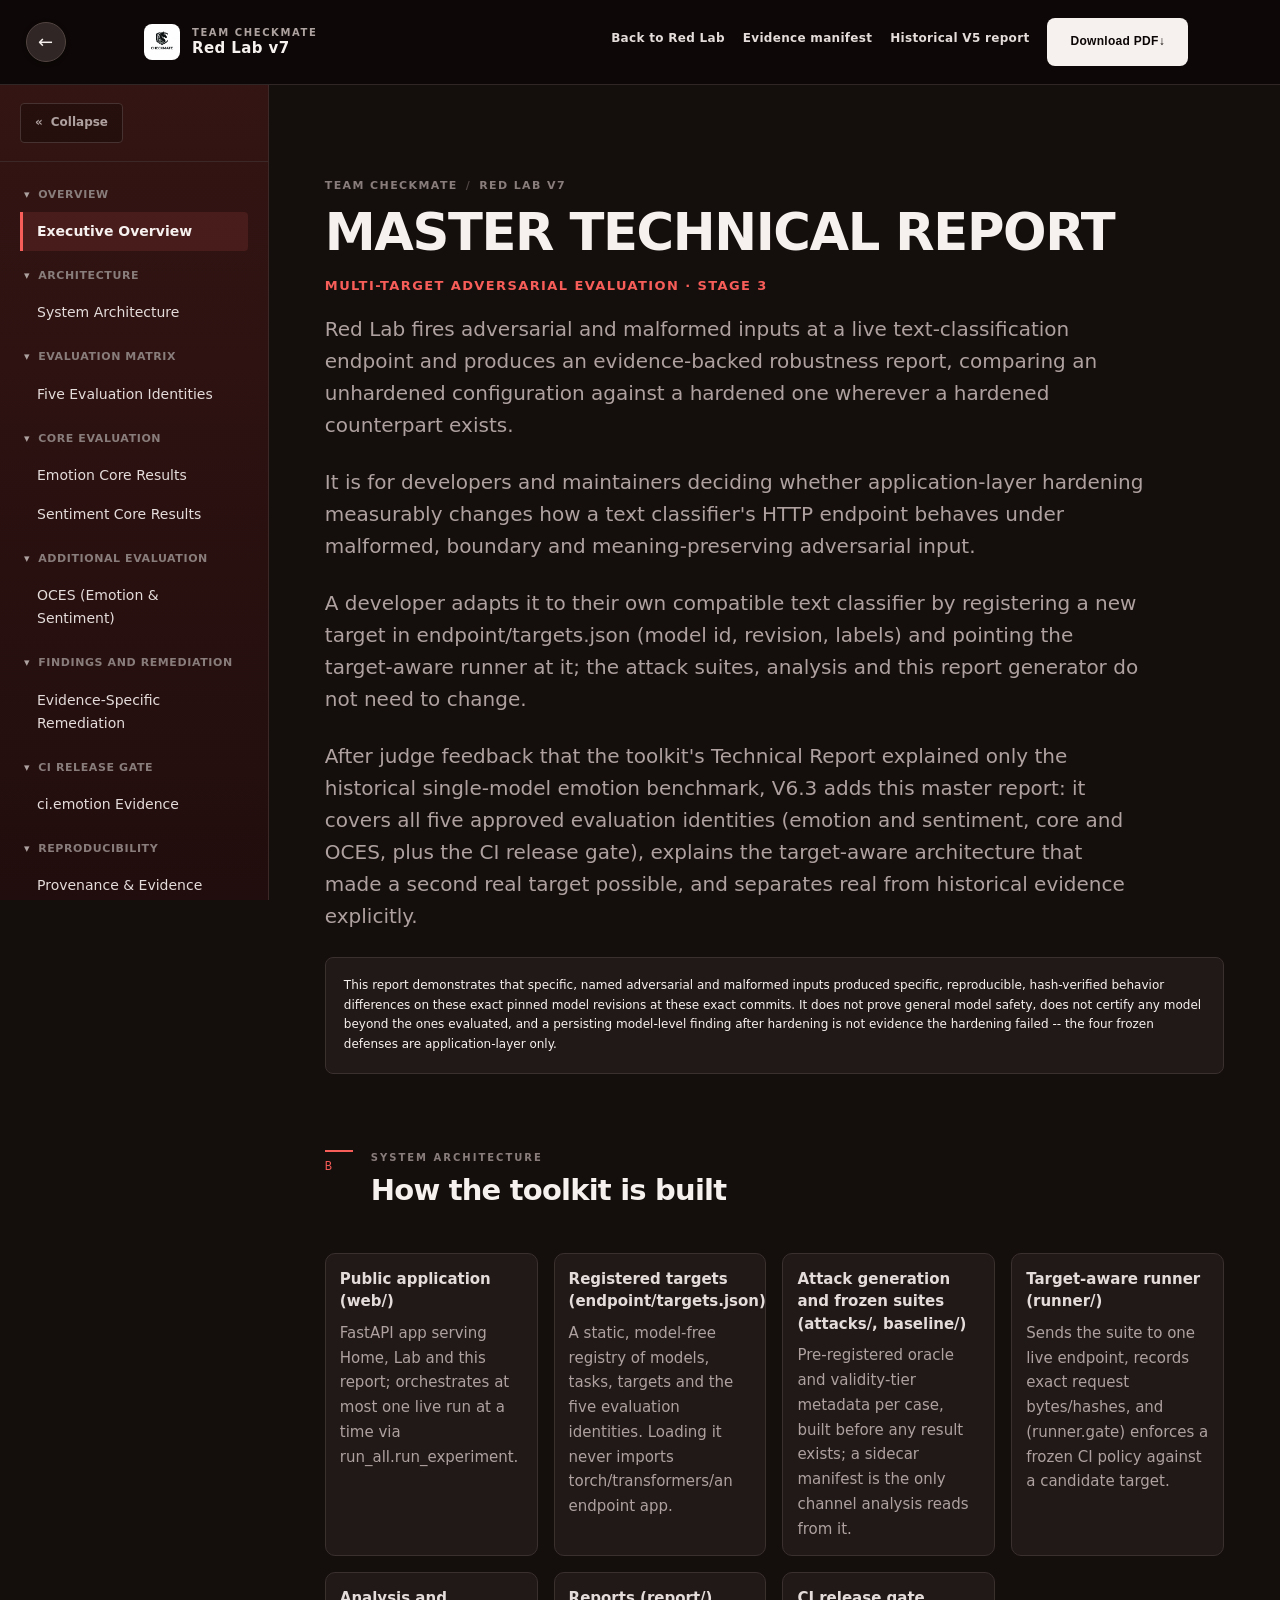
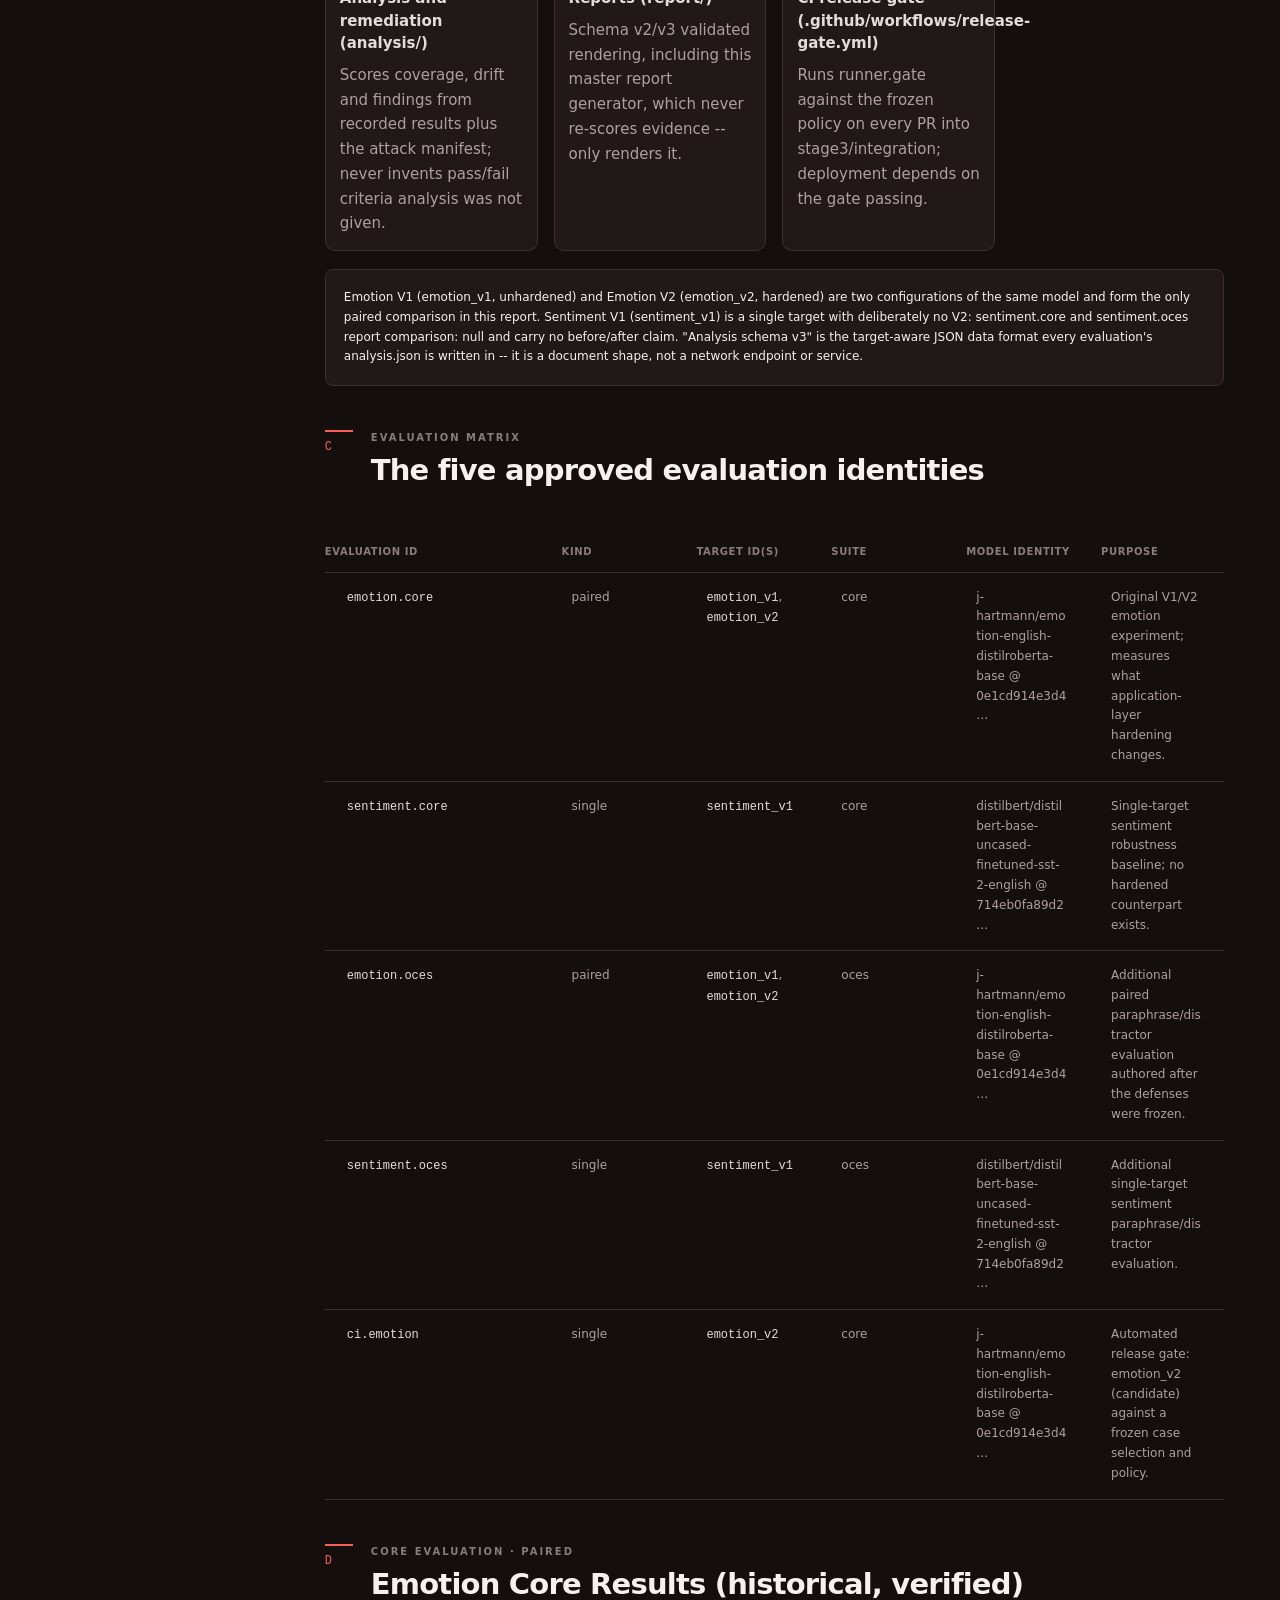
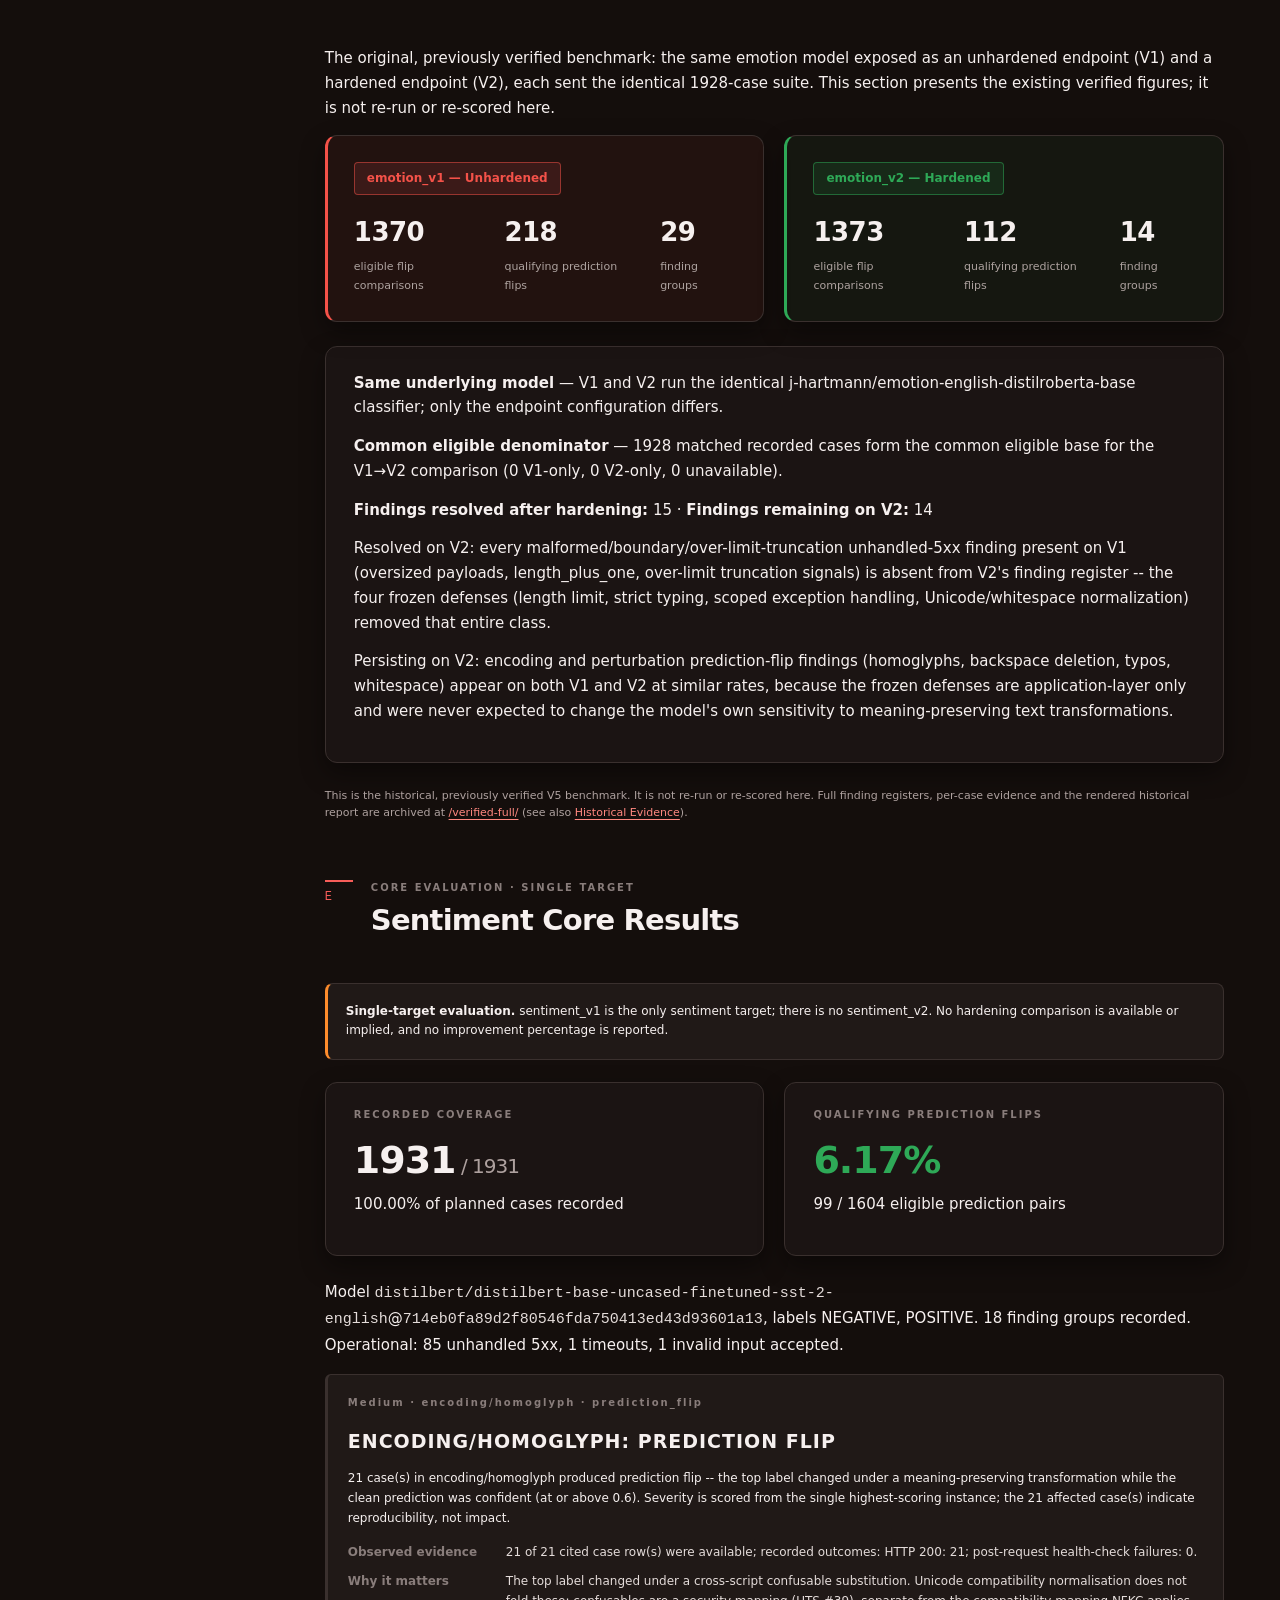
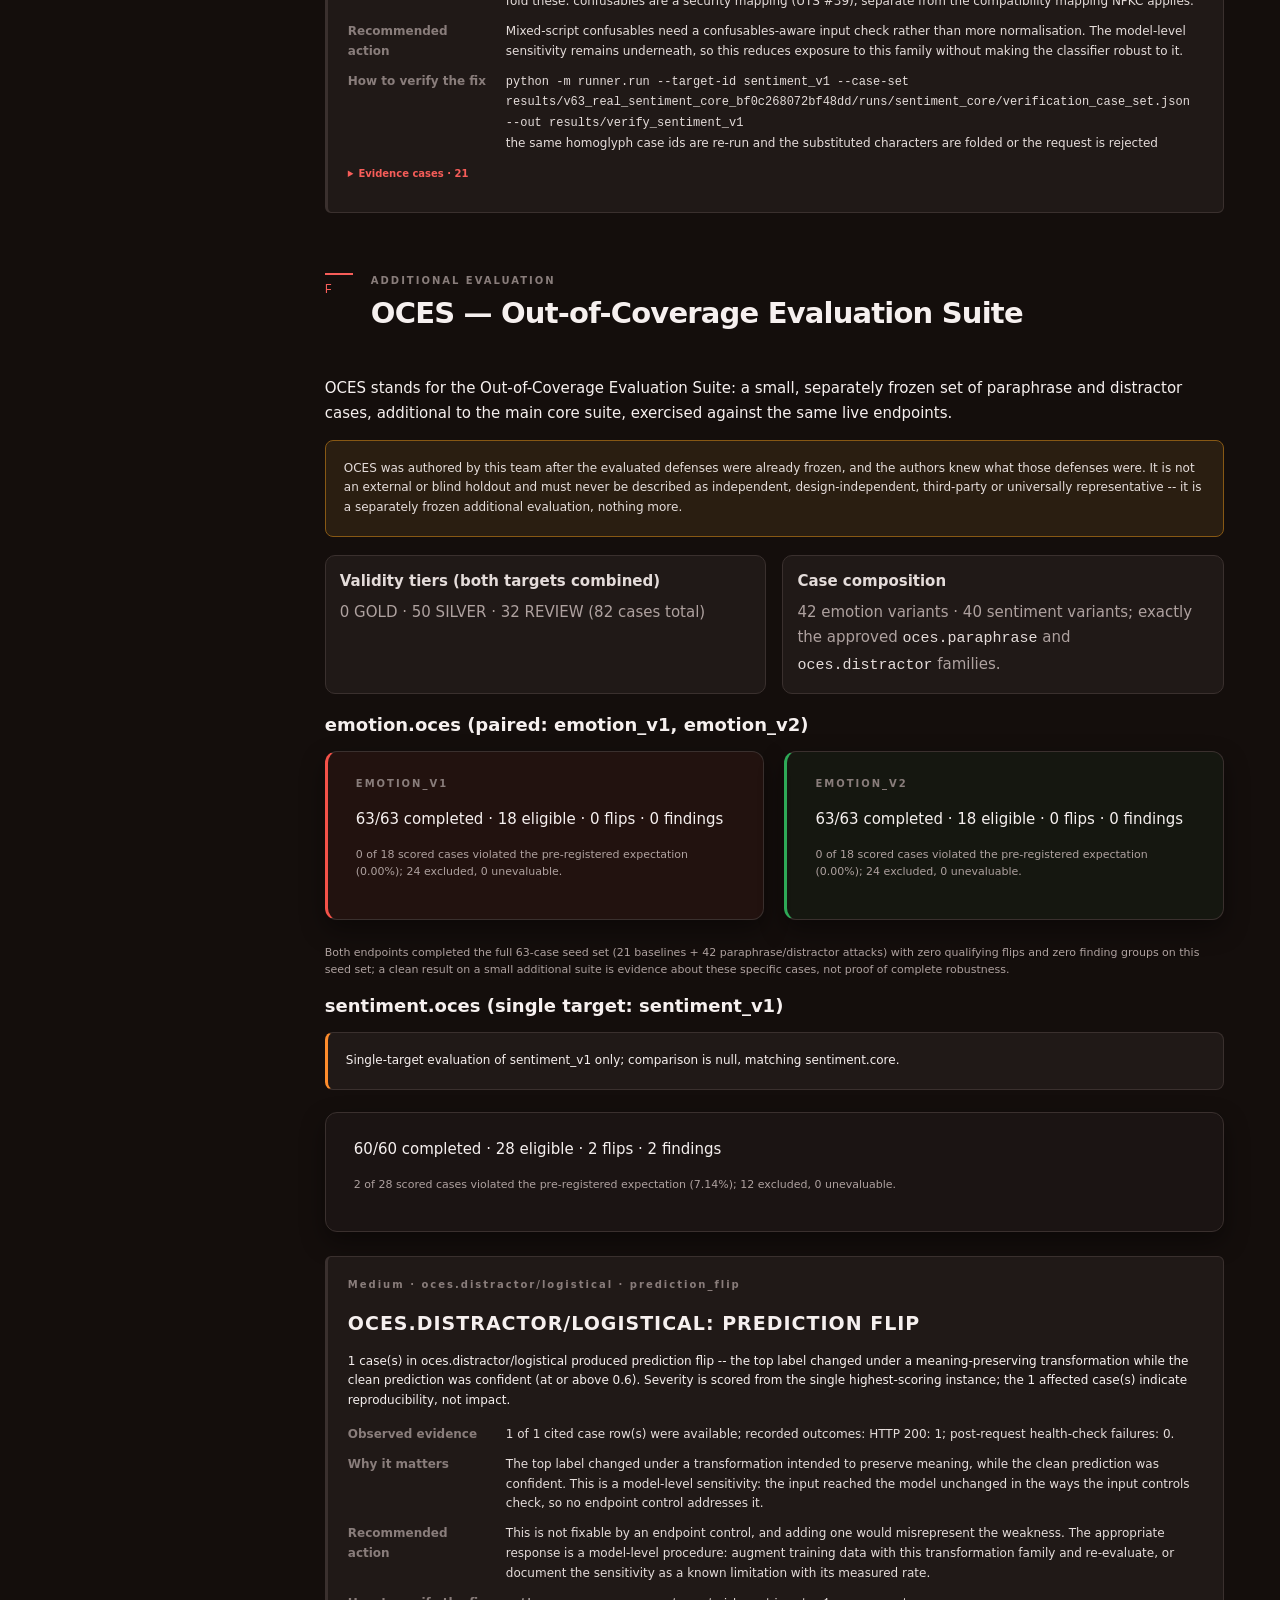
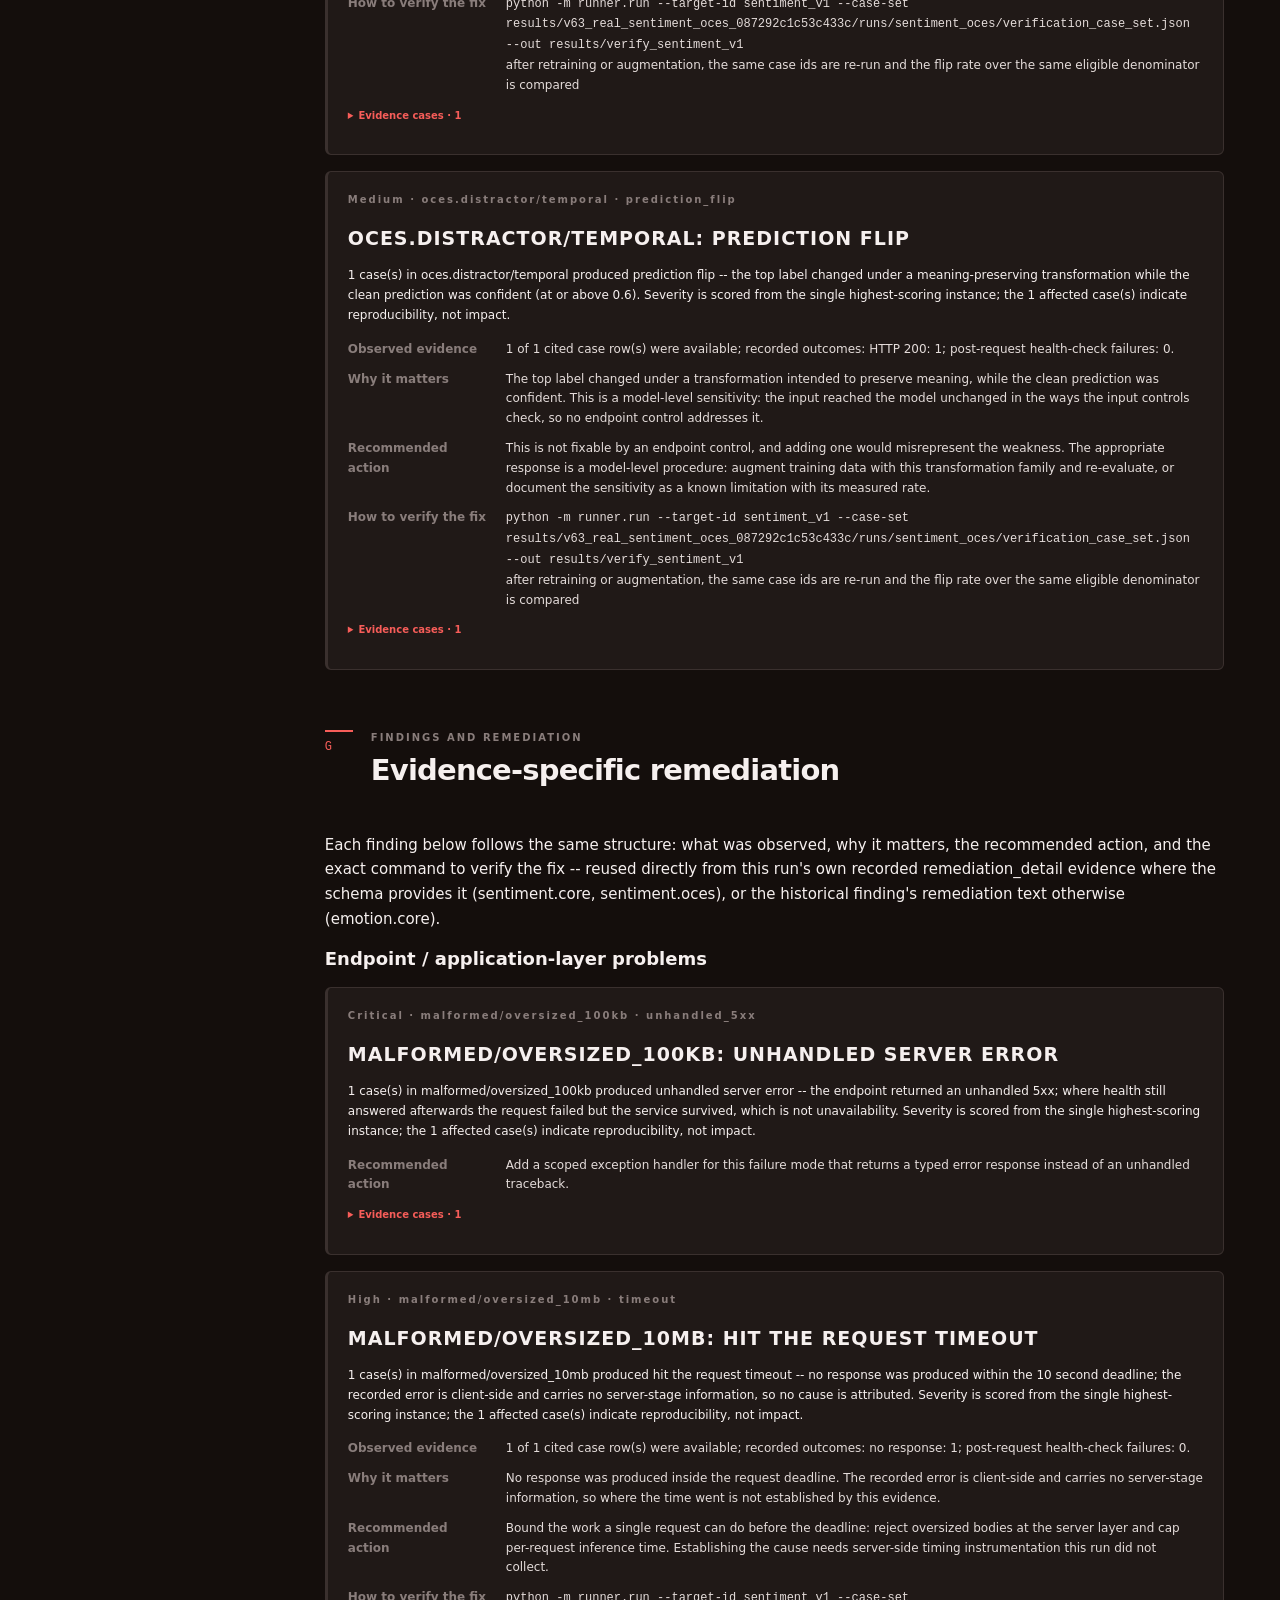
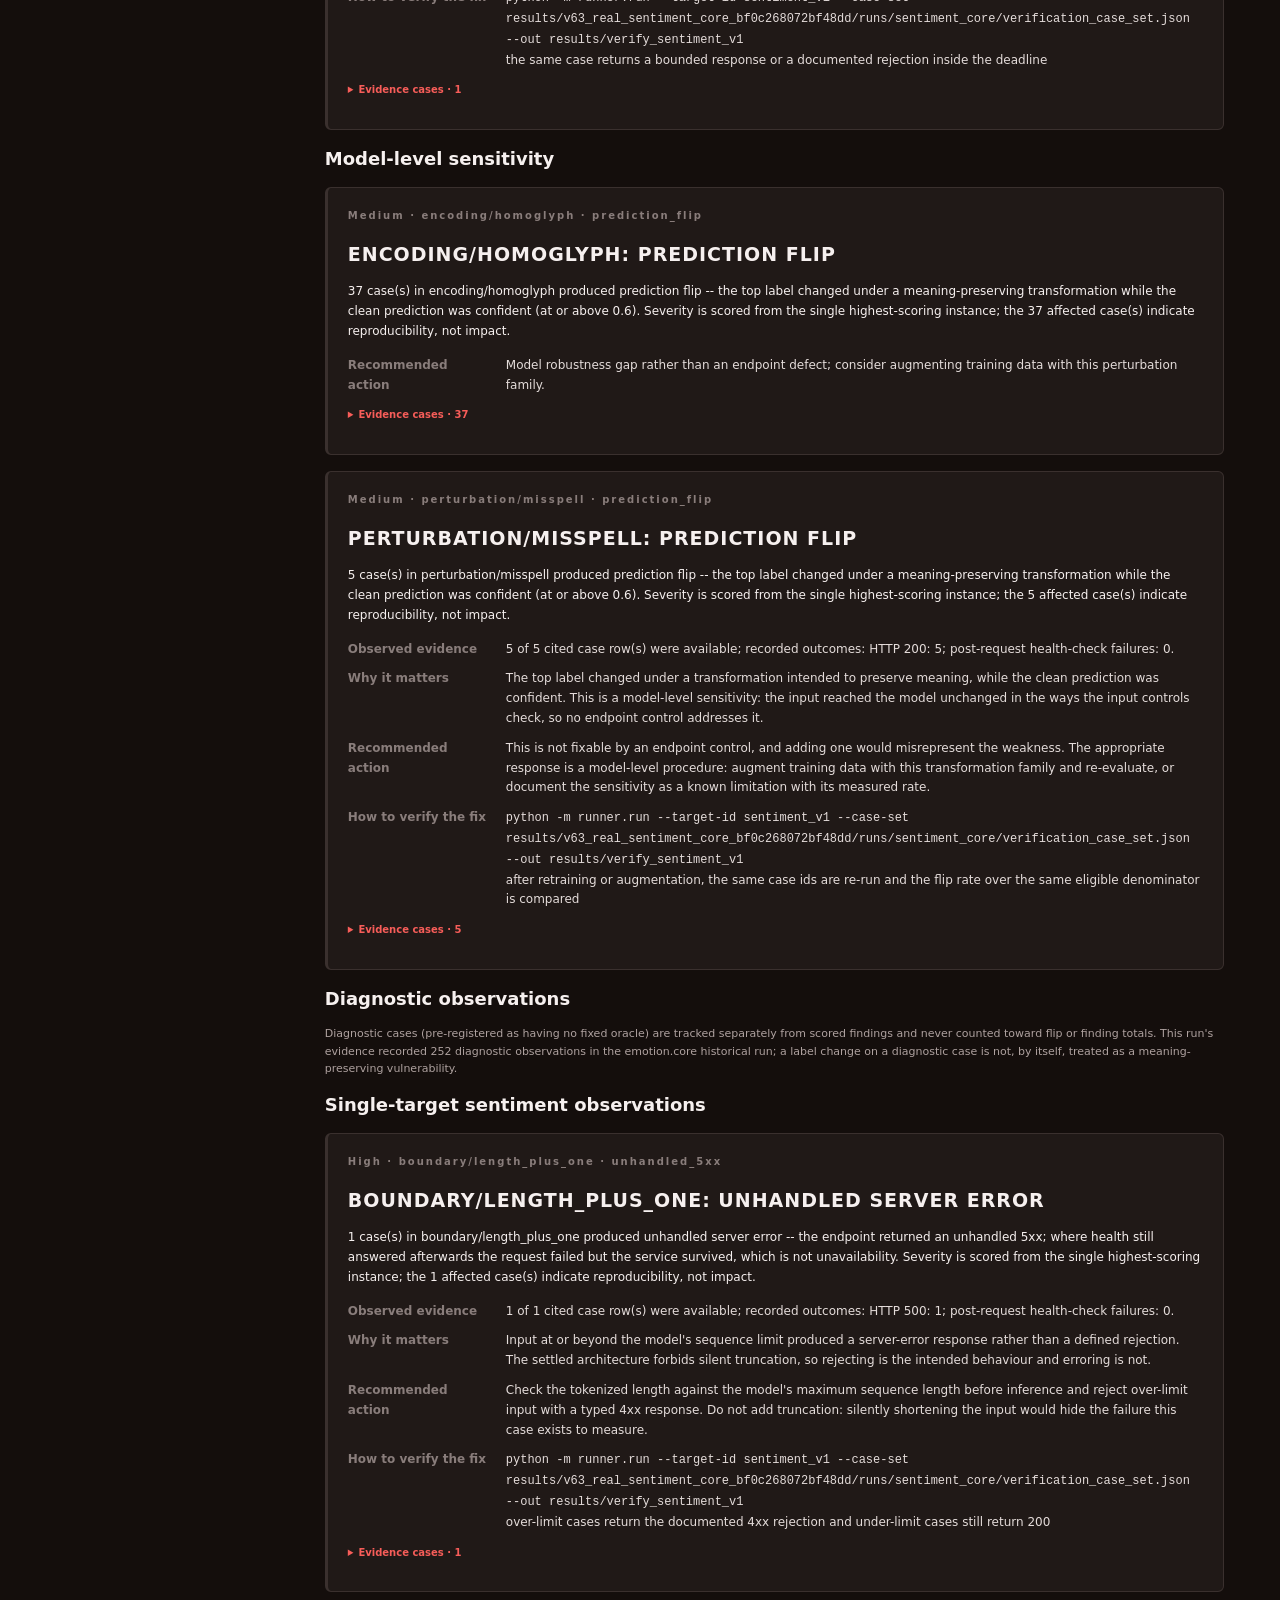
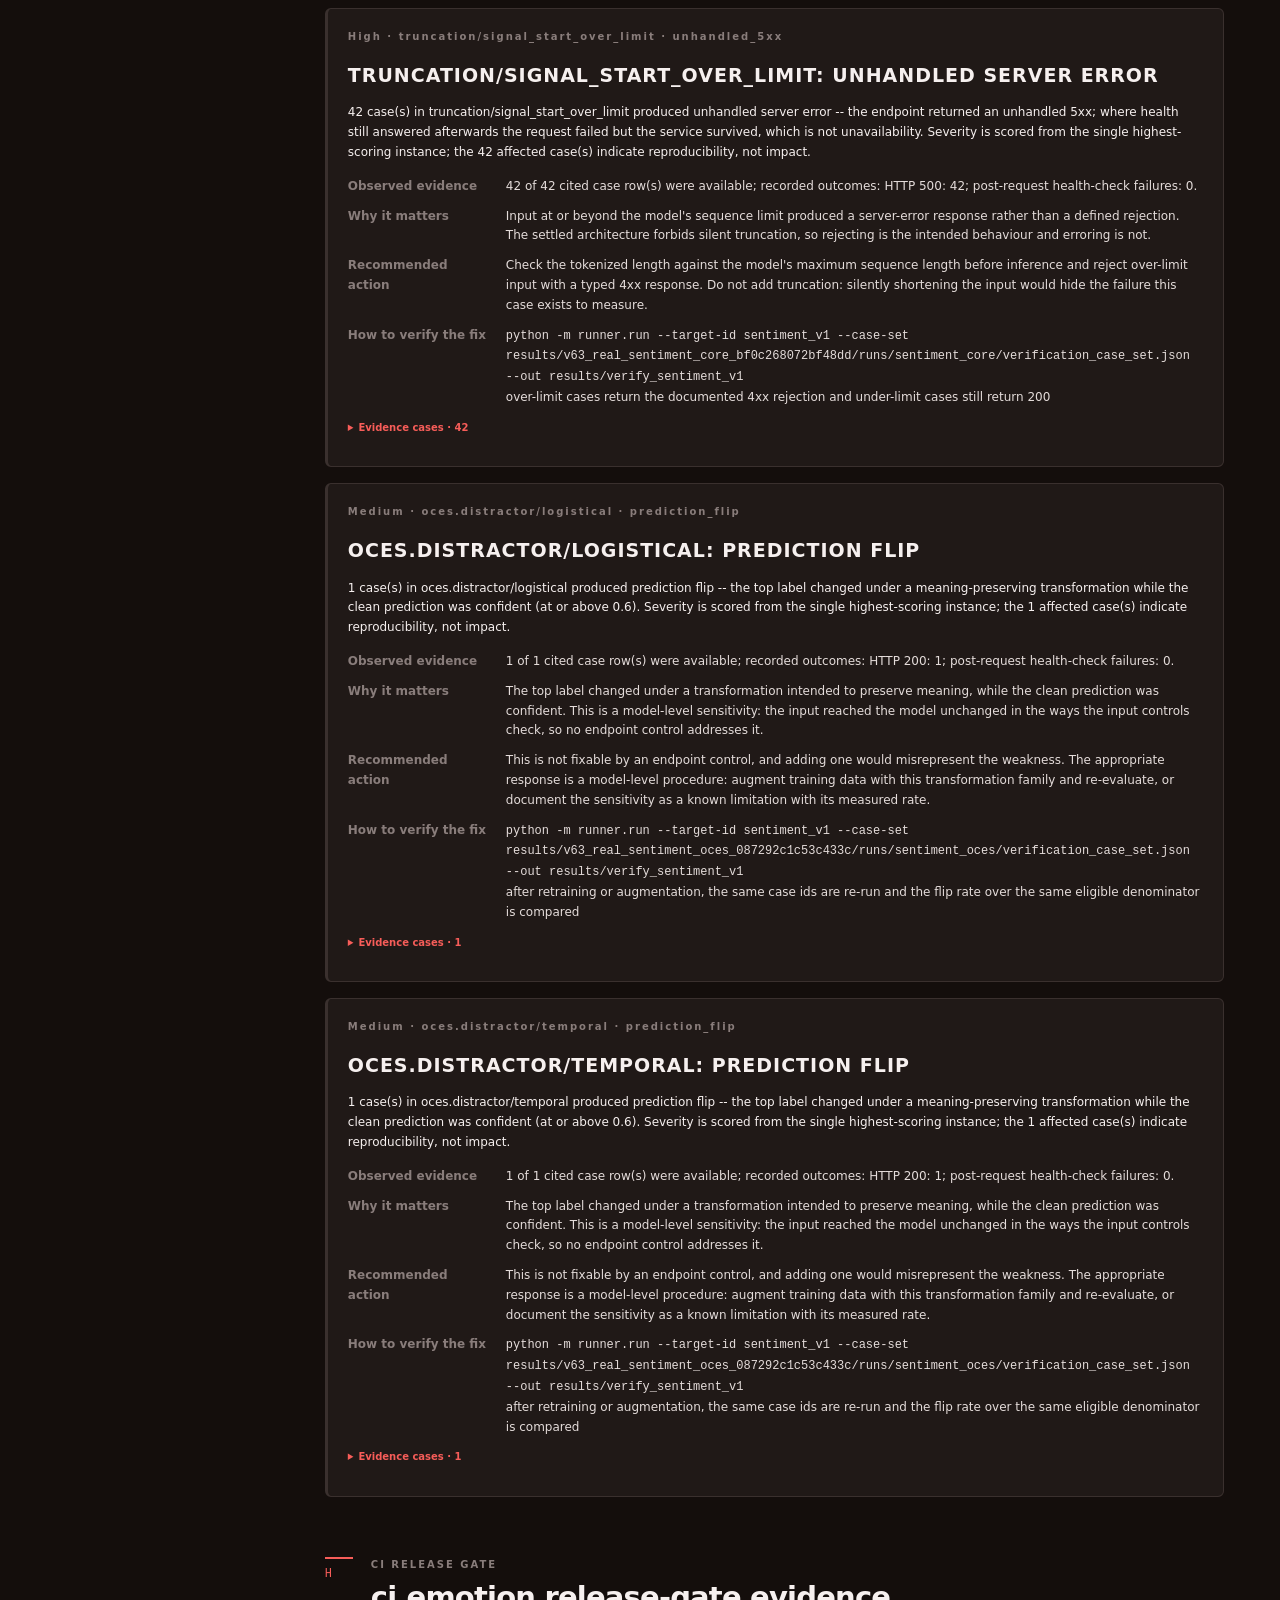
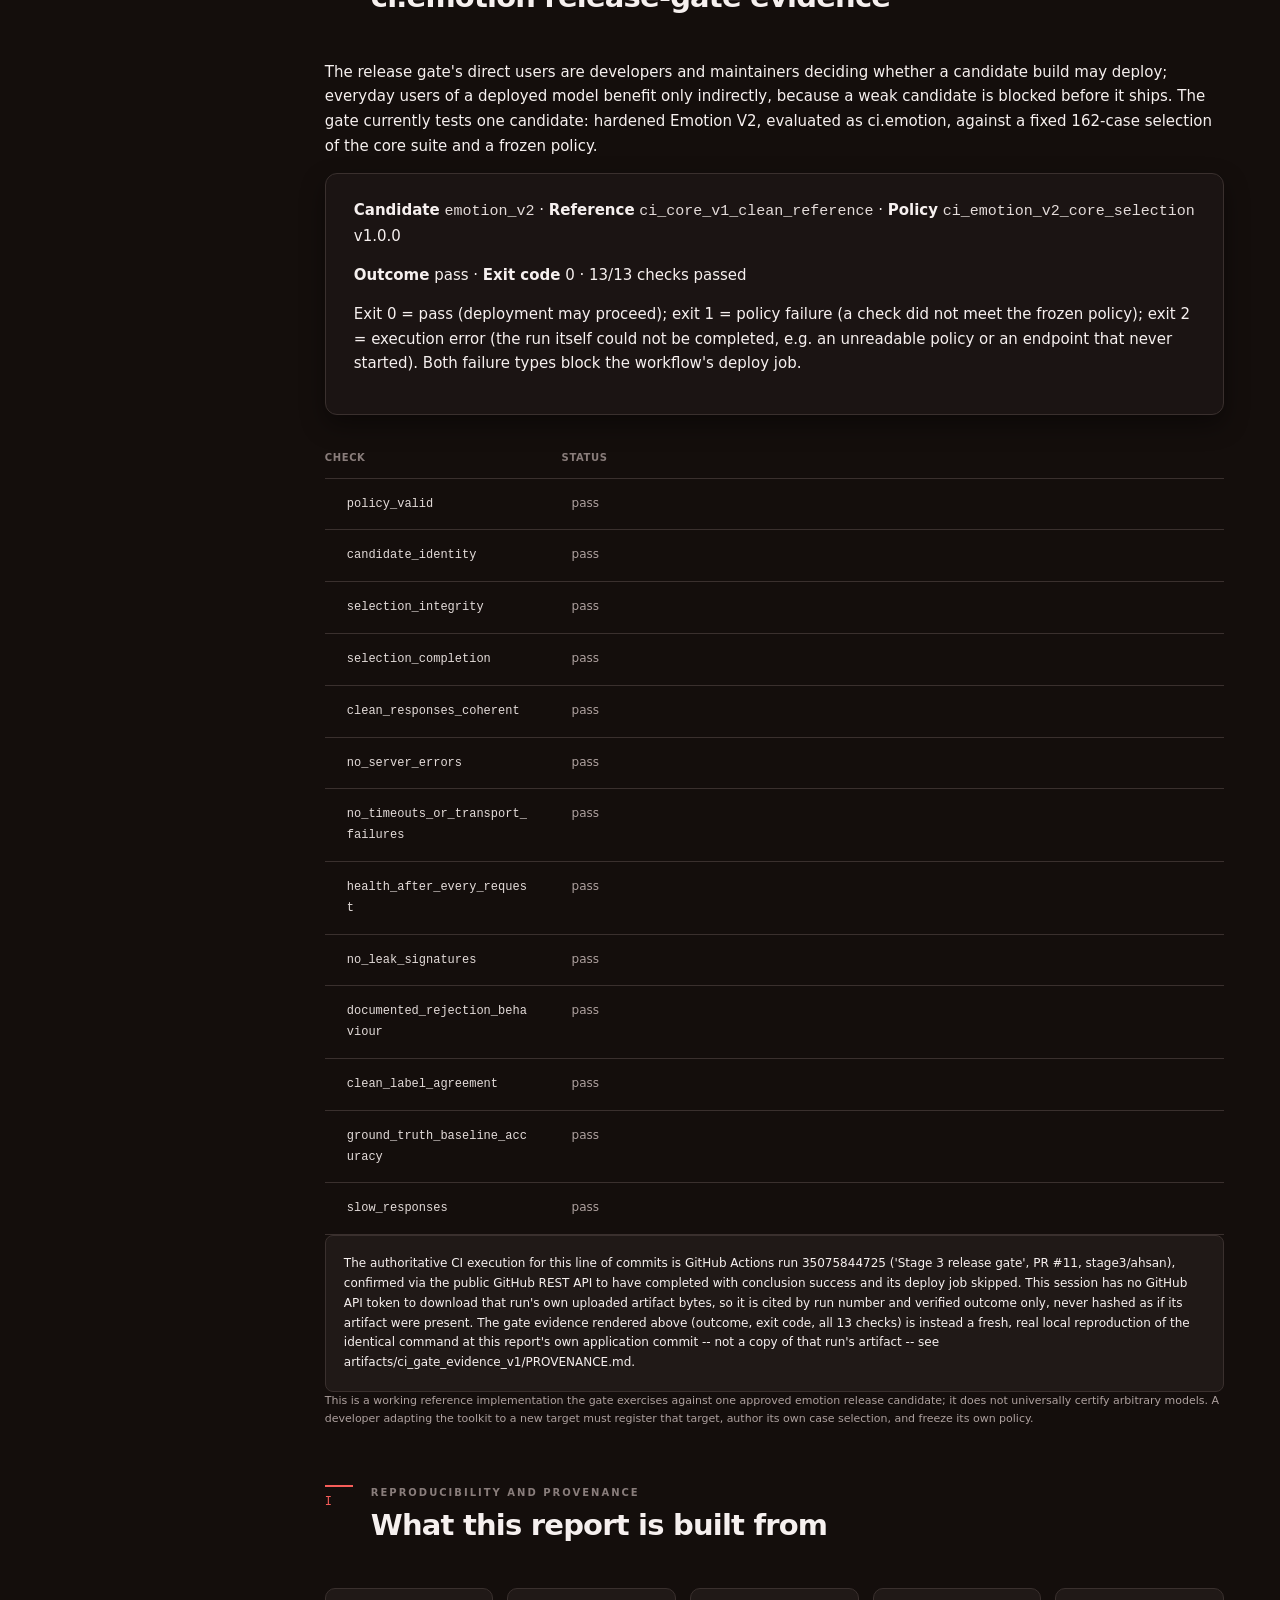
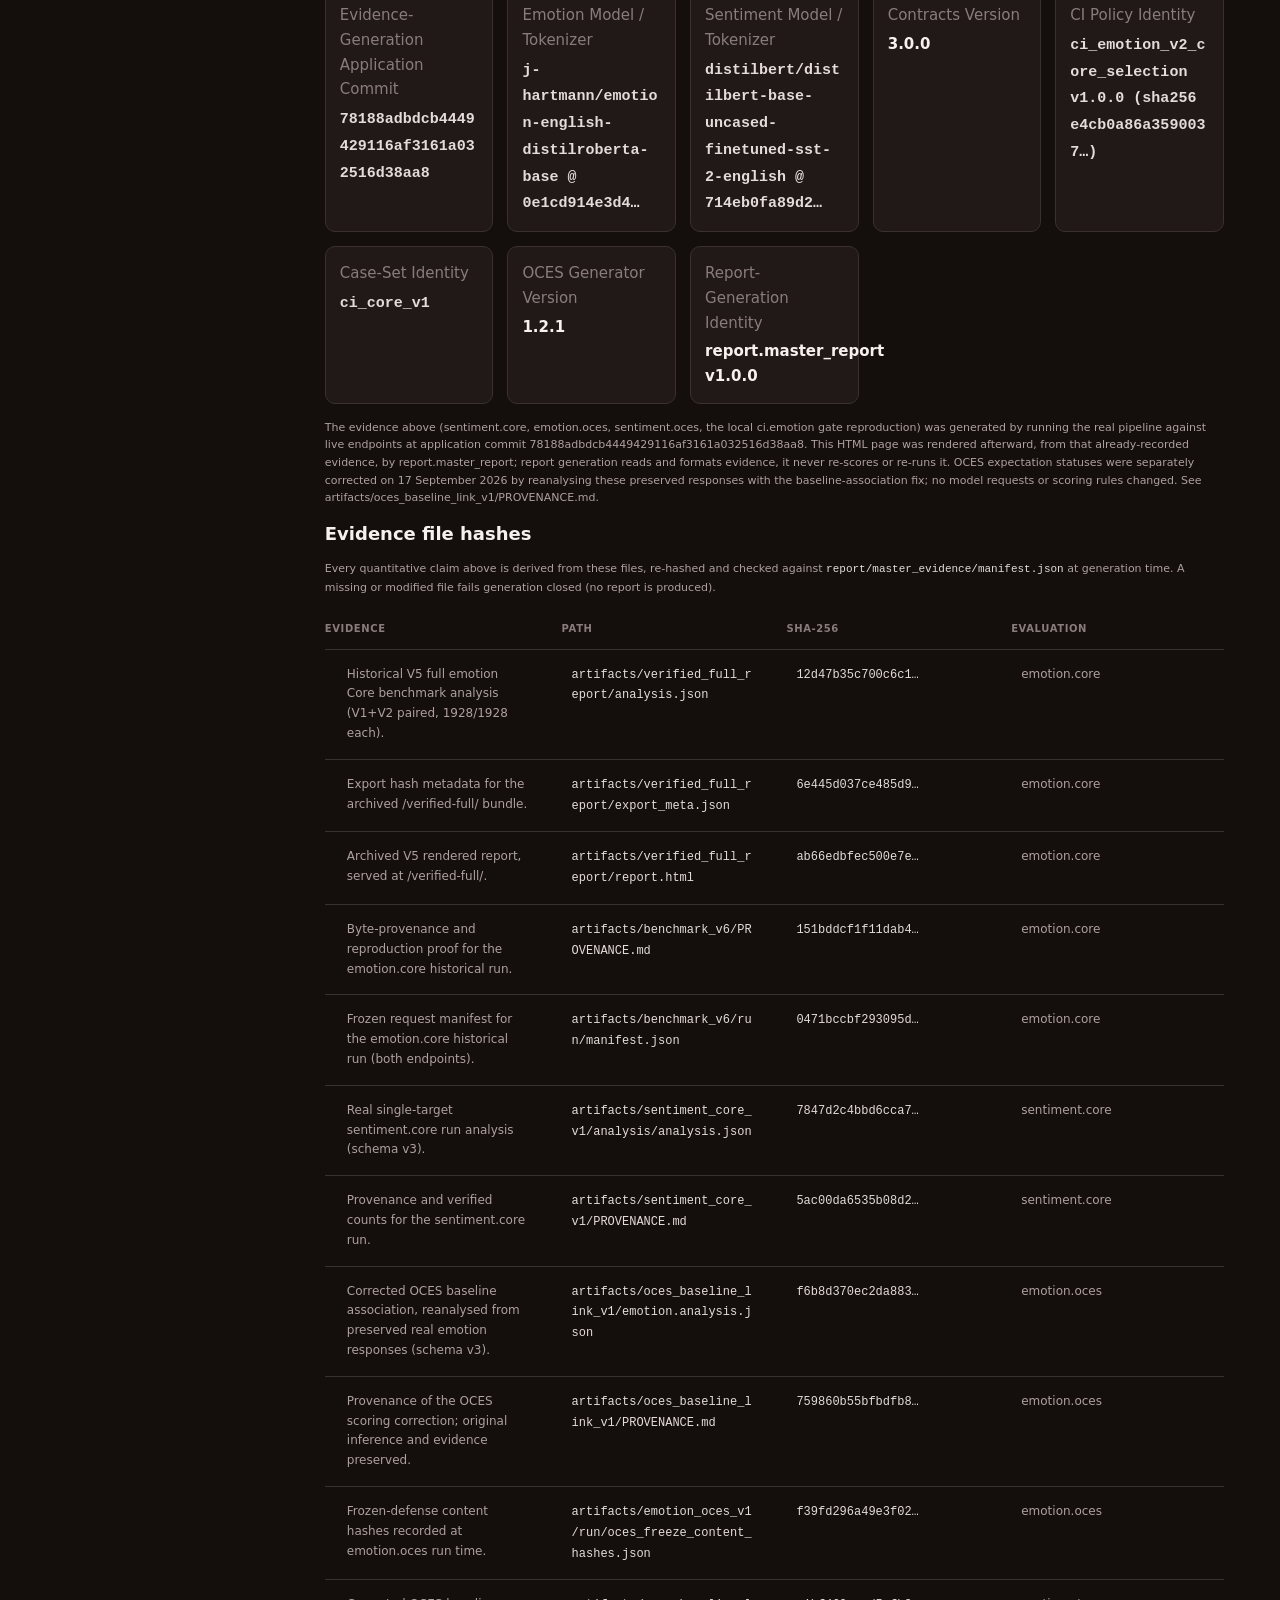
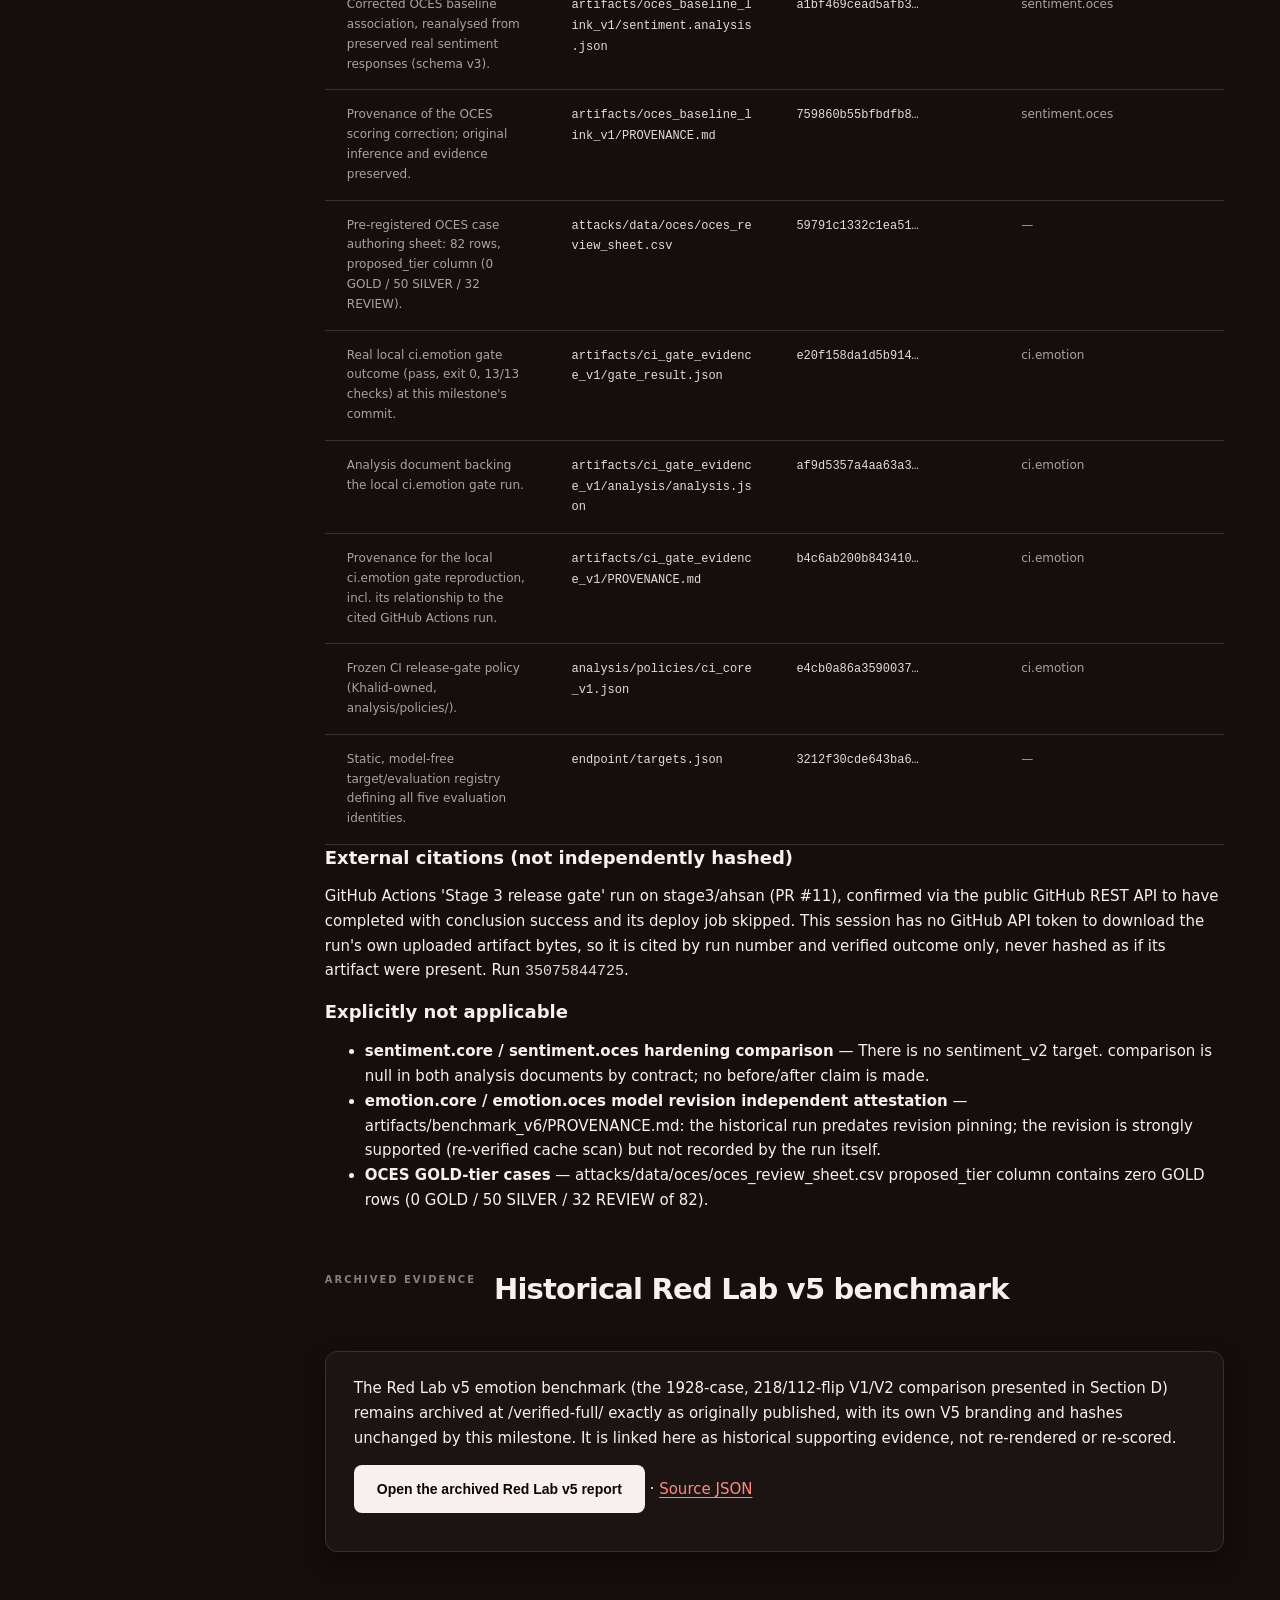
<file: artifacts/technical_report/index.html>
<!doctype html>
<html lang="en">
<head>
  <meta charset="utf-8">
  <meta name="viewport" content="width=device-width, initial-scale=1">
  <meta http-equiv="Content-Security-Policy" content="default-src 'none'; style-src 'unsafe-inline'; script-src 'unsafe-inline'; img-src data:; base-uri 'none'; form-action 'none'">
  <meta name="description" content="Team Checkmate: Stage 3 multi-target master technical report -- architecture, evidence and remediation across emotion, sentiment and the CI release gate.">
  <title>Technical Report | Red Lab</title>
  <style>:root {
  --rl-button-height: 48px; --rl-button-pad: 22px; --rl-button-font: 14px; color-scheme: dark;
  /* Red Lab v7 dark brand system -- mirrors web/static/app.css's token block with identical
     values, so the web app, the Live Demo results page and the master technical report read
     as one product. See app.css for the full rationale; the short version is that every
     surface, text level and semantic color is a token, page rules never hardcode a literal,
     and V1 red / V2 green stay a separate family from the brand red. */

  /* type: Space Grotesk headings, Inter body/UI, JetBrains Mono technical identifiers.
     The reports load NO external resources at all (their CSP forbids it, and PDF rendering
     denies every resource fetch), so these stacks are deliberately local-first. */
  --rl-font-display: "Space Grotesk", "Segoe UI Variable Display", "Segoe UI", system-ui, -apple-system, Arial, sans-serif;
  --rl-font-body: "Inter", "Segoe UI Variable Text", "Segoe UI", system-ui, -apple-system, Arial, sans-serif;
  --rl-font-mono: "JetBrains Mono", "Cascadia Mono", "SF Mono", Consolas, "Courier New", monospace;

  /* surfaces */
  --rl-base: oklch(0.15 0.012 30);
  --rl-nav: oklch(0.13 0.01 30);
  --rl-static-bg: oklch(0.17 0.012 30);
  --rl-static-nav: oklch(0.14 0.01 30);
  --rl-static-nav-border: oklch(0.28 0.015 30);
  --rl-card: oklch(0.2 0.012 30);
  --rl-tile: oklch(0.22 0.012 30);
  --rl-field: oklch(0.23 0.013 30);
  --rl-card-border: oklch(0.32 0.015 30);
  --rl-exec-border: oklch(0.4 0.02 30);
  --rl-back-bg: oklch(0.28 0.014 30);
  --rl-back-border: oklch(0.4 0.02 30);

  /* text */
  --rl-text: oklch(0.96 0.006 30);
  --rl-text-2: oklch(0.9 0.01 30);
  --rl-text-3: oklch(0.72 0.015 30);
  --rl-text-muted: oklch(0.72 0.014 30);
  --rl-label: oklch(0.6 0.015 30);

  /* brand and semantics */
  --rl-red: oklch(0.68 0.19 25);
  --rl-red-strong: oklch(0.58 0.2 25);
  --rl-red-hover: oklch(0.63 0.21 25);
  --rl-red-bright: oklch(0.78 0.17 25);
  --rl-orange: oklch(0.75 0.17 55);
  --rl-green: oklch(0.72 0.16 150);
  --rl-v2-green: oklch(0.65 0.16 150);
  --rl-red-tint: oklch(0.68 0.19 25 / 0.12);
  --rl-red-tint-soft: oklch(0.68 0.19 25 / 0.06);
  --rl-green-tint: oklch(0.65 0.16 150 / 0.12);
  --rl-orange-tint: oklch(0.75 0.17 55 / 0.16);

  /* legacy aliases -- the V5.5 rule bodies below reference these names */
  --rl-red-dark: var(--rl-red-hover); --rl-charcoal: var(--rl-text); --rl-charcoal-soft: var(--rl-text-3);
  --rl-paper: var(--rl-static-bg); --rl-surface: var(--rl-card);
  --rl-muted: var(--rl-text-muted); --rl-border: var(--rl-card-border);
  --rl-accent: var(--rl-orange); --rl-accent-soft: var(--rl-orange-tint);
  --rl-warm-red: oklch(0.72 0.2 30); --rl-citrus: oklch(0.8 0.15 70);
  --rl-success: var(--rl-v2-green); --rl-warning: oklch(0.78 0.14 75);
  --rl-danger: oklch(0.66 0.2 27);
  --ink: var(--rl-charcoal); --muted: var(--rl-muted); --paper: var(--rl-paper); --line: var(--rl-border);
  --teal: var(--rl-success); --coral: var(--rl-danger);
  --rl-radius-sm: 8px;
  --rl-shadow-sm: 0 1px 4px rgba(0, 0, 0, 0.35);
  /* Masthead-only tokens (System V5.4) -- mirrored in web/static/app.css with identical values
     so Home, Live Demo Results and Technical Report share one visual spec for the top bar.
     --report-nav-height is kept as an alias (not removed) so the scrollspy script below, which
     reads it via getComputedStyle, keeps working unchanged. */
  --rl-nav-height: 84px;
  --report-nav-height: var(--rl-nav-height);
  --rl-masthead-width: 1160px;
  --rl-masthead-pad-x: 32px;
  --rl-masthead-pad-y: 16px;
  /* Fluid, not a fixed 280px: the v7 sidebar visually targets 280px on a spacious desktop,
     but a mid-range window (or a higher browser zoom, which shrinks effective CSS px the
     same way) still shrinks the rail gracefully instead of eating an ever-larger share of a
     narrowing viewport right up until the drawer breakpoint. */
  --report-toc-width: clamp(220px, 21vw, 280px);
  --report-toc-collapsed-width: 56px;
  --report-toc-top: oklch(0.24 0.05 25);
  --report-toc-bottom: oklch(0.19 0.035 20);
}
* { box-sizing: border-box; }
[hidden] { display: none !important; }
html { scroll-behavior: auto; scroll-padding-top: 100px; }
@media (prefers-reduced-motion: no-preference) { html { scroll-behavior: smooth; } }
.skip-link {
  position: absolute; left: 12px; top: -60px; z-index: 100; background: var(--rl-red-strong); color: oklch(0.99 0 0);
  padding: 10px 16px; border-radius: 4px; font-size: 12px; font-weight: 700; text-decoration: none;
  transition: top 0.15s ease;
}
.skip-link:focus { top: 12px; }
body { margin: 0; background: var(--paper); color: var(--ink); font: 15px/1.65 "Segoe UI", Arial, sans-serif; }
a { color: var(--rl-red); text-decoration-thickness: 1px; text-underline-offset: 3px; }
a:hover { color: var(--rl-red-bright); }
a:focus-visible, summary:focus-visible { outline: 3px solid var(--coral); outline-offset: 4px; }
.masthead { position: sticky; top: 0; z-index: 20; background: var(--rl-static-nav); max-width: var(--rl-masthead-width); margin: auto; min-height: var(--rl-nav-height); padding: var(--rl-masthead-pad-y) var(--rl-masthead-pad-x); display: flex; align-items: center; gap: 36px; border-bottom: 1px solid var(--rl-static-nav-border); }
/* Frosted premium masthead (System V5.5) -- mirrors web/static/app.css's treatment so Home,
   Live Demo Results and the Technical Report read as one visual system at the top bar. */
@supports (backdrop-filter: blur(1px)) or (-webkit-backdrop-filter: blur(1px)) {
  .masthead { background: oklch(0.14 0.01 30 / 0.9); backdrop-filter: blur(14px) saturate(140%); -webkit-backdrop-filter: blur(14px) saturate(140%); }
}
/* Circular Back control (System V5.5; mirrors app.css's .rl-back-btn exactly). */
.rl-back-btn { display: inline-flex; align-items: center; justify-content: center; width: 40px; height: 40px; border-radius: 50%; background: var(--rl-surface); border: 1px solid var(--line); color: var(--ink); font-size: 18px; line-height: 1; text-decoration: none; box-shadow: var(--rl-shadow-sm); flex: none; transition: border-color 0.15s ease, color 0.15s ease, transform 0.15s ease; }
.rl-back-btn:hover { border-color: var(--rl-red); color: var(--rl-red); transform: translateX(-2px); }
.rl-back-btn:focus-visible { outline: 3px solid var(--coral); outline-offset: 3px; }
.brand { display: flex; align-items: center; gap: 12px; color: var(--ink); text-decoration: none; white-space: nowrap; }
.brand-logo { height: 36px; width: 36px; object-fit: contain; display: block; border-radius: var(--rl-radius-sm); }
.brand-text { display: flex; flex-direction: column; line-height: 1.3; }
.brand-creator { font-size: 10px; font-weight: 700; letter-spacing: 1.6px; text-transform: uppercase; color: var(--muted); }
.brand-product { font-size: 14px; font-weight: 800; letter-spacing: 0.4px; color: var(--ink); }
.mark { font-size: 31px; line-height: 1; letter-spacing: -3px; }.mark span { color: var(--coral); }
.masthead nav { display: flex; align-items: center; flex-wrap: wrap; gap: 18px 25px; margin-left: auto; }
.masthead nav a, .downloads a { font-size: 13px; font-weight: 700; letter-spacing: 0.3px; text-decoration: none; }
.masthead nav a:not(.button), .downloads a:not(.button) {
  color: var(--ink); border-bottom: 2px solid transparent; padding-bottom: 4px;
}
.masthead nav a:not(.button):hover, .downloads a:not(.button):hover,
.masthead nav a[aria-current="page"] { color: var(--rl-red); border-bottom-color: var(--rl-red); }
.downloads { display: flex; align-items: center; gap: 23px; margin-left: auto; }.button { background: var(--rl-text); color: var(--rl-nav); padding: 11px 17px; border-radius: var(--rl-radius-sm); font-weight: 700; }.button:hover { color: oklch(0.99 0 0); background: var(--rl-red-strong); }

/* ---- report contents toggle (mobile-only top-bar button; System V5.3) ------------------ */
.toc-toggle {
  display: none; align-items: center; gap: 8px; font: inherit; font-size: 12px; font-weight: 700;
  color: var(--rl-text); background: var(--rl-tile); border: 1px solid var(--rl-card-border); border-radius: var(--rl-radius-sm);
  padding: 9px 13px; cursor: pointer;
}
.toc-toggle-bars, .toc-toggle-bars::before, .toc-toggle-bars::after {
  display: block; width: 16px; height: 2px; background: var(--rl-text); position: relative;
}
.toc-toggle-bars::before, .toc-toggle-bars::after { content: ""; position: absolute; left: 0; }
.toc-toggle-bars::before { top: -5px; }
.toc-toggle-bars::after { top: 5px; }
main { max-width: 1160px; padding: 0 40px; margin: auto; }
.hero { padding: 69px 0 49px; position: relative; }
.eyebrow { font-size: 10px; font-weight: 800; letter-spacing: 2px; line-height: 1.5; margin: 0 0 16px; color: var(--muted); }
h1 { font-size: 76px; line-height: 1.06; letter-spacing: -4px; font-weight: 650; margin: 0 0 26px; }h1 span { color: var(--rl-red); }
.page-identity { display: flex; flex-wrap: wrap; align-items: baseline; gap: 8px; font-size: 11px; font-weight: 700; letter-spacing: 1.4px; color: var(--muted); text-transform: uppercase; margin: 0 0 10px; }.page-identity .sep { opacity: .5; }
h1.page-title { font-size: 40px; letter-spacing: -1.4px; margin: 0 0 16px; }
.version-id-row { display: flex; flex-wrap: wrap; gap: 10px; margin: 4px 0 20px; }.version-id { font-size: 12px; font-weight: 700; padding: 6px 12px; border-radius: 4px; border: 1px solid var(--line); }.version-id.v1 { color: var(--rl-danger); border-color: oklch(0.66 0.2 27 / 0.5); background: var(--rl-red-tint); }.version-id.v2 { color: var(--rl-success); border-color: oklch(0.65 0.16 150 / 0.5); background: var(--rl-green-tint); }
.home-link { display: inline-flex; align-items: center; gap: 6px; font-weight: 700; }
.deck { font-size: 19px; line-height: 1.6; max-width: 610px; margin: 0 0 25px; color: var(--muted); }
.hero-meta { display: flex; gap: 10px; flex-wrap: wrap; }.hero-meta span { font-size: 11px; border: 1px solid var(--rl-card-border); padding: 4px 11px; border-radius: 3px; font-weight: 600; }
.model { font-size: 11px; color: var(--muted); margin-top: 14px; overflow-wrap: anywhere; }
h2 { font-size: 29px; line-height: 1.2; letter-spacing: -.8px; margin: 0 0 15px; font-weight: 650; }h3 { font-size: 18px; line-height: 1.4; margin: 0 0 14px; }h4 { font-size: 15px; line-height: 1.5; margin: 20px 0 12px; }h5 { font-size: 11px; text-transform: uppercase; letter-spacing: 1px; margin: 0 0 5px; }p { margin: 0 0 14px; }
.verdict { padding: 32px; border-radius: 12px; background: var(--rl-nav); border: 1px solid var(--rl-card-border); color: var(--rl-text); }.verdict .eyebrow, .verdict .coverage-line, .verdict .caption { color: var(--rl-text-3); }.verdict h2 { font-size: 25px; }.verdict-heading { display: flex; align-items: center; justify-content: space-between; gap: 16px; }.verdict .eyebrow { margin-bottom: 7px; }
.badge { display: inline-block; border-radius: 3px; padding: 4px 9px; font-size: 10px; line-height: 1.5; font-weight: 700; white-space: nowrap; }.compatible { background: var(--rl-green-tint); color: var(--rl-green); }.coverage-line { font-size: 11px; color: var(--muted); }
.metrics { display: flex; gap: 24px; margin: 24px 0; }.metric { flex: 1; border-left: 1px solid var(--rl-card-border); padding-left: 20px; }.metric:first-child { border: 0; padding-left: 0; }.metric strong { display: block; font-size: 49px; line-height: 1.1; font-weight: 600; letter-spacing: -2px; }.metric:first-child strong { color: var(--rl-green); }.metric:nth-child(2) strong { color: var(--rl-danger); }.metric span { font-size: 12px; display: block; margin: 10px 0 7px; font-weight: 600; }.metric small { font-size: 10px; line-height: 1.6; color: var(--rl-text-3); display: block; }
.caption { font-size: 11px; line-height: 1.6; color: var(--muted); }.verdict > .caption { margin-bottom: 0; }
.report-section { padding-top: 74px; }.section-heading { display: flex; gap: 18px; align-items: flex-start; margin-bottom: 30px; }.section-heading .eyebrow { margin-bottom: 8px; }.section-number { color: var(--coral); font: 12px Consolas, monospace; border-top: 2px solid var(--coral); padding-top: 8px; min-width: 28px; }.section-intro { max-width: 800px; color: var(--muted); font-size: 13px; }
.panel { background: var(--rl-card); border: 1px solid var(--rl-card-border); border-radius: 12px; padding: 24px 28px; margin-bottom: 24px; box-shadow: var(--rl-shadow-sm); }.panel-heading { display: flex; justify-content: space-between; align-items: center; gap: 10px; }.legend { display: flex; gap: 18px; font-size: 11px; }.legend span::before { content: ""; display: inline-block; height: 8px; width: 8px; margin-right: 6px; border-radius: 50%; }.v1-dot::before { background: var(--coral); }.v2-dot::before { background: var(--teal); }
table { width: 100%; border-collapse: collapse; font-size: 12px; table-layout: fixed; }th, td { padding: 11px 12px; border-bottom: 1px solid var(--rl-card-border); text-align: left; overflow-wrap: anywhere; vertical-align: top; }th:first-child, td:first-child { padding-left: 0; }thead th { color: var(--muted); font-size: 10px; font-weight: 700; text-transform: uppercase; letter-spacing: .6px; }tbody th { font-weight: 600; }table th:first-child { width: 48%; }.category-table th:first-child { width: 25%; }.category-table td { padding: 15px 22px; }.category-table tbody th { padding-top: 19px; }.rate-label { display: flex; justify-content: space-between; gap: 6px; margin-bottom: 8px; }.rate-label span { color: var(--muted); font-size: 10px; }.bar-track { height: 6px; background: var(--rl-tile); border-radius: 1px; }.bar { height: 6px; }.bar.v1 { background: var(--coral); }.bar.v2 { background: var(--teal); }
.version-section { margin-top: 30px; }.badge.v1 { background: var(--rl-red-tint); color: var(--rl-danger); }.badge.v2 { background: var(--rl-green-tint); color: var(--rl-v2-green); }.two-up { display: flex; gap: 20px; }.two-up > .panel { width: 50%; }.big-stat { font-size: 38px; letter-spacing: -1px; line-height: 1.2; margin-bottom: 8px; font-weight: 650; }.big-stat span { color: var(--muted); font-size: 20px; font-weight: 400; }.drift-panel .big-stat { color: var(--teal); }.denominator { font-size: 12px; background: var(--rl-green-tint); border-left: 2px solid var(--teal); padding: 8px 10px; }
.facts { font-size: 11px; margin: 18px 0 0; }.facts div { display: flex; justify-content: space-between; gap: 10px; border-bottom: 1px solid var(--rl-card-border); padding: 5px 0; }.facts dd { margin: 0; font-weight: 650; }.facts dt { color: var(--muted); }
.audit-details { background: var(--rl-tile); border: 1px solid var(--rl-card-border); padding: 15px 20px; border-radius: 4px; margin: 16px 0; font-size: 12px; scroll-margin-top: var(--report-nav-height); }.audit-details > summary { font-weight: 650; cursor: pointer; }.audit-details[open] > summary { margin-bottom: 20px; }.evidence { margin: 10px 0; font-size: 10px; }.evidence summary { cursor: pointer; color: var(--rl-red); font-weight: 600; }.evidence[open] summary { margin-bottom: 9px; }
.compact { font-size: 10px; }.compact th, .compact td { padding: 6px; }.compact th:first-child { width: 26%; }.compact code { font-size: 9px; }.confidence-table th:first-child, .baseline-table th:first-child, .diagnostic-table th:first-child { width: 65%; }.diagnostic-table th:nth-child(2) { width: 15%; }
.id-list { display: flex; flex-wrap: wrap; gap: 5px; margin: 10px 0; }.id-list code { background: var(--rl-tile); border: 1px solid var(--rl-card-border); padding: 2px 5px; font-size: 9px; max-width: 100%; }code { font-family: Consolas, "Courier New", monospace; overflow-wrap: anywhere; word-break: break-word; unicode-bidi: plaintext; }
.version-title { margin: 30px 0 16px; }.version-title span { font-size: 12px; color: var(--muted); font-weight: 400; margin-left: 10px; }.finding-index { display: grid; grid-template-columns: 1fr 1fr; gap: 4px 20px; margin-bottom: 24px; }.finding-index a { font-size: 10px; overflow-wrap: anywhere; }
.finding { background: var(--rl-card); padding: 24px 28px; border: 1px solid var(--rl-card-border); border-left: 3px solid var(--rl-card-border); border-radius: 12px; margin-bottom: 17px; font-size: 12px; }.finding-top { display: flex; align-items: center; flex-wrap: wrap; gap: 9px; }.finding-id { font: 11px Consolas, monospace; color: var(--muted); margin-right: auto; }.finding h4 { font-size: 17px; margin-top: 17px; overflow-wrap: anywhere; }.finding-tags { font-size: 10px; color: var(--muted); overflow-wrap: anywhere; }.severity-critical { background: oklch(0.6 0.22 20 / 0.2); color: oklch(0.8 0.16 20); }.severity-high { background: oklch(0.68 0.18 42 / 0.2); color: oklch(0.82 0.14 45); }.severity-medium { background: oklch(0.78 0.14 82 / 0.18); color: oklch(0.86 0.13 85); }.severity-low { background: oklch(0.32 0.012 150 / 0.7); color: oklch(0.85 0.04 150); }.status-resolved { background: var(--rl-green-tint); color: var(--rl-green); }.status-remaining { background: oklch(0.6 0.1 265 / 0.2); color: oklch(0.82 0.09 265); }.status-unavailable { background: oklch(0.78 0.12 82 / 0.16); color: oklch(0.84 0.1 85); }.status-new { background: oklch(0.65 0.18 10 / 0.2); color: oklch(0.82 0.13 10); }
.qualification { color: var(--rl-warning); background: oklch(0.78 0.14 75 / 0.1); border-radius: var(--rl-radius-sm); padding: 10px 12px; font-size: 11px; }.remediation { background: var(--rl-green-tint); padding: 14px; border-radius: var(--rl-radius-sm); margin: 18px 0; }.remediation p { margin: 0; }.case-comparison { border-top: 1px solid var(--rl-card-border); margin-top: 16px; padding-top: 12px; }
.notice { background: var(--rl-tile); padding: 18px; border: 1px solid var(--rl-card-border); border-radius: var(--rl-radius-sm); font-size: 12px; }.warning { background: oklch(0.78 0.14 75 / 0.1); border-color: oklch(0.5 0.1 70); color: var(--rl-text-2); }.notice .eyebrow, .notice .coverage-line { color: var(--rl-label); }
.demo-highlights { margin: 26px 0; }.demo-highlights .notice { margin-bottom: 14px; }.demo-card h3 { margin-top: 4px; }.demo-preview { background: var(--rl-tile); border: 1px solid var(--rl-card-border); border-radius: 4px; padding: 10px 12px; font-size: 10px; white-space: pre-wrap; overflow-wrap: anywhere; max-height: 120px; overflow-y: auto; margin: 0 0 14px; }.demo-text { font-size: 13px; }.demo-text span { font-family: Consolas, "Courier New", monospace; overflow-wrap: anywhere; unicode-bidi: plaintext; }.demo-original { background: var(--rl-green-tint); padding: 2px 4px; border-radius: 2px; }.demo-attacked { background: var(--rl-red-tint); padding: 2px 4px; border-radius: 2px; }.demo-transition { font-size: 16px; margin: 10px 0; }
.crash-note { font-style: italic; margin: 12px 0 0; padding-top: 8px; border-top: 1px dashed var(--line); }
mark.demo-mark { background: #f6c453; color: #3a2c05; padding: 0 1px; border-radius: 2px; font-weight: 700; unicode-bidi: plaintext; }
.partial-banner { background: var(--rl-card); border: 1px solid var(--rl-card-border); border-left: 4px solid var(--rl-red); padding: 22px 27px; border-radius: 6px; margin: 22px 0; }.partial-banner .eyebrow { color: var(--rl-warning); margin-bottom: 8px; }.partial-banner h2 { font-size: 22px; margin-bottom: 10px; color: var(--ink); }.partial-banner p { color: var(--muted); font-size: 12px; max-width: 760px; }.partial-banner code { background: var(--rl-tile); color: var(--rl-text); padding: 1px 5px; border-radius: 3px; }.partial-banner .coverage-line { color: var(--muted); margin: 8px 0 0; }
.metrics-row { display: flex; gap: 18px; margin: 18px 0; flex-wrap: wrap; }.metric-tile { flex: 1; min-width: 130px; background: var(--rl-tile); border: 1px solid var(--rl-card-border); border-radius: 10px; padding: 14px; }.metric-tile strong { display: block; font-size: 34px; letter-spacing: -1px; font-weight: 650; }.metric-tile span { font-size: 11px; color: var(--muted); font-weight: 600; }
.pipeline { display: flex; flex-wrap: wrap; gap: 8px; margin: 0 0 26px; }.pipeline span { font-size: 10px; border-bottom: 2px solid var(--rl-card-border); padding: 8px; }.pipeline span:not(:last-child)::after { content: " →"; color: var(--muted); margin-left: 8px; }.defenses, .limitations { padding-left: 20px; font-size: 12px; }.defenses li, .limitations li { margin: 12px 0; }.provenance { padding: 28px 0; border-top: 1px solid var(--line); margin-top: 30px; font-size: 12px; scroll-margin-top: var(--report-nav-height); }.hash { font-size: 10px; display: block; margin-bottom: 20px; }
footer { max-width: 1080px; margin: 35px auto 0; padding: 25px 0 35px; border-top: 1px solid var(--line); display: flex; justify-content: space-between; font-size: 9px; letter-spacing: 1px; color: var(--muted); }.sr-only { position: absolute; width: 1px; height: 1px; padding: 0; margin: -1px; overflow: hidden; clip: rect(0,0,0,0); white-space: nowrap; border: 0; }

/* ---- experiment / endpoint-intro (System V5.3) ------------------------------------------ */
.report-kicker { font-size: 13px; font-weight: 800; letter-spacing: 1.4px; text-transform: uppercase; color: var(--rl-red); margin: 0 0 16px; }
.same-model-note { font-size: 14px; margin: 0 0 20px; }
.endpoint-pair { display: flex; gap: 20px; }
.endpoint-card { flex: 1; min-width: 0; border-top: 3px solid var(--line); }
.endpoint-card.v1 { border-top-color: var(--rl-danger); background: var(--rl-red-tint-soft); }
.endpoint-card.v2 { border-top-color: var(--rl-success); background: var(--rl-green-tint); }
.endpoint-card .version-id { display: inline-block; margin-bottom: 16px; }
.endpoint-traits { list-style: none; margin: 0 0 20px; padding: 0; font-size: 13px; }
.endpoint-traits li { padding: 7px 0 7px 20px; border-bottom: 1px solid var(--rl-card-border); position: relative; }
.endpoint-traits li::before { content: "\2022"; position: absolute; left: 4px; color: var(--muted); }
.endpoint-metrics { display: flex; gap: 20px; }
.endpoint-metric strong { display: block; font-size: 26px; font-weight: 650; letter-spacing: -0.5px; }
.endpoint-metric span { display: block; font-size: 11px; color: var(--muted); margin-top: 4px; }

/* ---- remediation summary ------------------------------------------------------------------ */
.remediation-list { list-style: none; margin: 0; padding: 0; }
.remediation-list li { background: var(--rl-green-tint); border-left: 3px solid var(--rl-success); padding: 12px 16px; margin-bottom: 10px; font-size: 13px; border-radius: 0 4px 4px 0; }

/* ---- report contents sidebar / mobile drawer (System V5.3) ------------------------------
   Desktop: a real sticky grid column -- collapsing narrows it to a rail, it never overlays
   the report. Mobile/tablet: a slide-out drawer with a backdrop, controlled by the top bar's
   Contents button. Both states share the same markup; only .report-shell/.report-toc classes
   (toggled from the inline script at the end of the document) decide which behavior applies. */
.report-shell { max-width: 1320px; margin: auto; display: grid; grid-template-columns: var(--report-toc-width) 1fr; align-items: start; gap: 0; }
.report-shell > main { min-width: 0; }
.report-shell.toc-collapsed { grid-template-columns: var(--report-toc-collapsed-width) 1fr; }

/* The sidebar is a flex column so the collapse control (and, on mobile, the drawer's
   title/close bar) stays pinned in a non-scrolling head region regardless of how tall the
   Report Contents list gets -- only .toc-scroll scrolls internally (System V5.3 fix: the
   collapse button used to live at the bottom of the whole scrolling area and could require
   scrolling a long TOC to reach). */
.report-toc {
  position: sticky; top: var(--report-nav-height); align-self: start;
  height: calc(100vh - var(--report-nav-height));
  display: flex; flex-direction: column;
  border-right: 1px solid var(--line); background: var(--paper);
}
.toc-sticky-head { flex: none; padding: 18px 18px 14px 48px; border-bottom: 1px solid var(--line); }
.toc-head { display: none; }
.toc-scroll { flex: 1 1 auto; min-height: 0; overflow-y: auto; padding: 18px 18px 24px 48px; }
.toc-title { font-size: 11px; font-weight: 800; letter-spacing: 1.4px; text-transform: uppercase; color: var(--muted); margin: 0 0 16px; }
.toc-list { list-style: none; margin: 0; padding: 0; }
.toc-group { margin-bottom: 6px; }
.toc-group-toggle {
  display: flex; align-items: center; width: 100%; text-align: left; font: inherit; font-size: 11px;
  font-weight: 800; letter-spacing: 0.6px; text-transform: uppercase; color: var(--ink);
  background: none; border: none; cursor: pointer; padding: 8px 4px;
}
.toc-group-toggle::before { content: "\25BE"; display: inline-block; margin-right: 8px; color: var(--muted); transition: transform 0.15s ease; }
.toc-group-toggle[aria-expanded="false"]::before { transform: rotate(-90deg); }
.toc-sublist { list-style: none; margin: 0 0 8px; padding: 0; }
.toc-sublist a {
  display: block; padding: 7px 4px 7px 20px; font-size: 12.5px; font-weight: 600; color: var(--ink);
  text-decoration: none; border-left: 2px solid transparent; overflow-wrap: anywhere;
}
.toc-sublist a:hover { color: var(--rl-red); }
.toc-sublist a.is-active { color: var(--rl-red); border-left-color: var(--rl-red); font-weight: 800; }
.toc-collapse-btn {
  display: flex; align-items: center; gap: 8px; font: inherit; font-size: 11px;
  font-weight: 700; color: var(--muted); background: none; border: 1px solid var(--line); border-radius: 4px;
  padding: 8px 10px; cursor: pointer;
}
.toc-collapse-btn:hover { color: var(--ink); border-color: var(--muted); }
.toc-collapse-icon { transition: transform 0.15s ease; }

/* ---- judging rubric navigation layer (System V5.5) --------------------------------------
   A small, restrained reference in the sidebar mapping the competition rubric's five
   dimensions to the report sections that genuinely support them -- not a replacement for
   the report's own information architecture, just a faster way in for a judge who already
   knows what they're scoring. Five muted tonal accents derived from the brand palette
   (never the V2 semantic green, so this never reads as a pass/fail signal); every chip
   carries a text label, never color alone. */
.rubric-fit { --rubric-color: oklch(0.74 0.18 25); }
.rubric-relevance { --rubric-color: oklch(0.72 0.14 15); }
.rubric-prototype { --rubric-color: oklch(0.76 0.15 60); }
.rubric-depth { --rubric-color: oklch(0.82 0.13 90); }
.rubric-innovation { --rubric-color: oklch(0.76 0.09 320); }

.rubric-block { margin-top: 22px; padding-top: 18px; border-top: 1px solid var(--line); }
.rubric-title { font-size: 11px; font-weight: 800; letter-spacing: 1.4px; text-transform: uppercase; color: var(--muted); margin: 0 0 12px; }
.rubric-list { list-style: none; margin: 0; padding: 0; display: grid; gap: 6px; }
.rubric-link {
  display: flex; align-items: center; gap: 9px; padding: 7px 8px; border-radius: 4px;
  font-size: 12px; font-weight: 700; color: var(--ink); text-decoration: none;
  border-left: 3px solid var(--rubric-color);
}
.rubric-link:hover { background: var(--rl-red-tint); }
.rubric-link .rubric-pct { margin-left: auto; color: var(--muted); font-weight: 600; font-size: 11px; }

/* In-content marker chip -- a small eyebrow-adjacent label, not a badge flood. Used on at
   most one place per rubric dimension (brief: "do not mechanically assign every paragraph"). */
.rubric-chip {
  display: inline-flex; align-items: center; gap: 6px; font-size: 10px; font-weight: 800;
  letter-spacing: 0.6px; text-transform: uppercase; color: var(--rubric-color);
  border: 1px solid var(--rubric-color); border-radius: 999px; padding: 3px 10px;
  margin: 0 0 10px;
}
.rubric-chip::before { content: ""; width: 6px; height: 6px; border-radius: 50%; background: var(--rubric-color); }
/* .verdict has a dark ink background -- the default rubric-color values are tuned for
   light panels and fail contrast there, so this one placement gets a lighter tint of the
   same hue instead of the shared --rubric-color (System V5.5 contrast fix). */
.verdict .rubric-chip { color: var(--rl-text-2); border-color: var(--rl-text-2); }
.verdict .rubric-chip::before { background: var(--rl-text-2); }

@media (max-width: 760px) { .rubric-block { display: none; } }

/* Collapsed rail: hide the label text, keep the toggle (in the sticky head, always visible
   regardless of scroll position) reachable/labelled for AT. */
.report-shell.toc-collapsed .toc-title,
.report-shell.toc-collapsed .rubric-block,
.report-shell.toc-collapsed .toc-list,
.report-shell.toc-collapsed .toc-collapse-label { display: none; }
.report-shell.toc-collapsed .toc-sticky-head { padding: 18px 8px 14px; }
.report-shell.toc-collapsed .toc-scroll { padding: 18px 8px 24px; }
.report-shell.toc-collapsed .toc-collapse-icon { transform: rotate(180deg); }

.toc-close, .toc-toggle-inline { display: none; }
.toc-backdrop { display: none; }

@media (prefers-reduced-motion: reduce) {
  .report-toc, .toc-group-toggle::before, .toc-collapse-icon { transition: none !important; }
}

/* V6.5: the report-contents rail switches to a collapsible drawer at a wider breakpoint
   than the rest of the report's mobile typography -- a mid-range window (a tablet, a
   narrowed desktop browser, or full-size desktop at a higher zoom level, which shrinks
   effective CSS px the same way) used to keep the 280px grid column, which crowded the
   report body well before the page's text/table breakpoints kicked in. Below this width a
   collapsible drawer (identical interaction to the phone-width drawer) is used instead of
   a fixed sidebar column; script.js's isMobile() check uses the same 1024px threshold. */
@media (max-width: 1024px) {
  .report-shell { display: block; }
  .report-shell.toc-collapsed { display: block; }
  .toc-toggle { display: inline-flex; order: 2; }
  .downloads { order: 3; width: 100%; margin: 0; justify-content: flex-end; gap: 13px; }
  .toc-collapse-btn { display: none; }
  .report-toc {
    position: fixed; top: 0; left: 0; bottom: 0; z-index: 60; width: 84vw; max-width: 320px;
    height: 100vh; box-shadow: 4px 0 24px rgba(0, 0, 0, 0.55);
    transform: translateX(-100%); transition: transform 0.2s ease;
  }
  .report-toc.is-open { transform: translateX(0); }
  .toc-sticky-head { padding: 20px 20px 16px; }
  .toc-scroll { padding: 16px 20px 24px; }
  .toc-head { display: flex; align-items: center; justify-content: space-between; }
  .toc-close {
    display: inline-flex; align-items: center; justify-content: center; width: 32px; height: 32px;
    font-size: 18px; background: none; color: var(--rl-text); border: 1px solid var(--rl-card-border); border-radius: var(--rl-radius-sm); cursor: pointer;
  }
  .toc-backdrop {
    display: block; position: fixed; inset: 0; background: rgba(0, 0, 0, 0.6); z-index: 55;
  }
}
@media (prefers-reduced-motion: reduce) and (max-width: 1024px) {
  .report-toc { transition: none !important; }
}

@media (max-width: 760px) {
  .masthead { padding: 18px 22px; flex-wrap: wrap; gap: 16px; }.masthead nav { order: 3; width: 100%; margin: 0; gap: 14px 20px; }.brand-logo { height: 24px; width: 24px; }.downloads a { font-size: 10px; }.brand-creator { font-size: 8px; letter-spacing: 1px; }.brand-product { font-size: 11px; }main { padding: 0 22px; }.hero { padding-top: 42px; }h1 { font-size: 53px; letter-spacing: -2.5px; }h1.page-title { font-size: 30px; letter-spacing: -1px; }.deck { font-size: 17px; }.verdict { padding: 24px; }.verdict-heading { display: block; }.verdict-heading .badge { margin-bottom: 14px; }.metrics { flex-wrap: wrap; gap: 23px 0; }.metric { flex-basis: 50%; padding-right: 10px; }.metric:nth-child(3) { border: 0; padding-left: 0; }.metric strong { font-size: 40px; }.two-up { display: block; }.two-up > .panel { width: 100%; }.panel { padding: 19px; }h2 { font-size: 24px; }.category-table td { padding: 14px 8px; }.category-table th:first-child { width: 29%; }.rate-label { display: block; }.rate-label span { display: block; }.compact { font-size: 9px; }.compact th, .compact td { padding: 4px; }.compact thead th { letter-spacing: 0; font-size: 8px; }.finding-index { grid-template-columns: 1fr; }.finding { padding: 20px; }footer { margin: 25px 22px 0; display: block; }footer a { display: block; margin-top: 10px; }
  .endpoint-pair { flex-direction: column; }
}
@page { size: A4; margin: 17mm 16mm 18mm; @bottom-left { content: "TEAM CHECKMATE  /  ROBUSTNESS REPORT"; font: 8px "Segoe UI", sans-serif; color: #53676b; } @bottom-right { content: counter(page) " / " counter(pages); font: 9px "Segoe UI", sans-serif; color: #53676b; } }
@media print {
  html { scroll-behavior: auto; }body { background: white; font-size: 10px; line-height: 1.5; }main { max-width: none; padding: 0; }.masthead { position: static; padding: 0 0 12px; }.masthead nav, .downloads, footer { display: none; }
  /* System V5.3: the interactive sidebar/drawer is a web-only feature -- print returns to
     the original single-column, full-width report layout with no interactive chrome. */
  .skip-link, .toc-toggle, .report-toc, .toc-backdrop { display: none !important; }
  .report-shell, .report-shell.toc-collapsed { display: block; max-width: none; }
  .report-shell > main { min-width: 0; }.brand-logo { height: 22px; width: 22px; }.brand-creator { font-size: 7px; }.brand-product { font-size: 9px; }.hero { padding: 30px 0 20px; }h1 { font-size: 53px; letter-spacing: -2px; }h1.page-title { font-size: 26px; }.page-identity { font-size: 9px; }.version-id-row { gap: 6px; }.version-id { font-size: 10px; padding: 4px 8px; }.deck { font-size: 14px; max-width: 450px; }.hero-meta span, .model { font-size: 9px; }.eyebrow { font-size: 8px; }.verdict { padding: 22px; }.verdict h2 { font-size: 20px; }.metrics { gap: 15px; }.metric { padding-left: 14px; }.metric strong { font-size: 36px; }.metric span { font-size: 10px; }.metric small { font-size: 8px; }.caption, .coverage-line { font-size: 9px; }.report-section { padding-top: 28px; break-before: page; }h2 { font-size: 23px; }h3 { font-size: 15px; }h4 { font-size: 12px; }.section-heading { margin-bottom: 16px; }.panel { padding: 17px; margin-bottom: 14px; }.panel, .two-up, .verdict, .partial-banner, .metric-tile { break-inside: avoid; }.partial-banner { padding: 16px; margin: 14px 0; }.partial-banner h2 { font-size: 18px; }.metrics-row { gap: 12px; }.metric-tile { padding: 10px 12px; }.metric-tile strong { font-size: 26px; }.demo-preview { max-height: 90px; }.panel-heading { display: block; }.legend { margin-bottom: 8px; }.two-up { gap: 14px; }.big-stat { font-size: 30px; }.facts { font-size: 9px; }.denominator { font-size: 10px; }table { font-size: 10px; }thead { display: table-header-group; }tr { break-inside: avoid; }th, td { padding: 7px; }thead th { font-size: 8px; }.category-table td { padding: 10px 16px; }.rate-label span { font-size: 9px; }.section-intro { font-size: 10px; }
  details { display: block; }details > :not(summary) { display: block !important; }summary { display: block; list-style: none; break-after: avoid; }summary::before { content: "+ "; }details[open] summary::before { content: ""; }.audit-details { padding: 13px; font-size: 10px; background: #f5f5f0; }.audit-details > summary { margin-bottom: 10px; }.evidence { font-size: 9px; }.compact { font-size: 8px; }.compact th, .compact td { padding: 4px; }.compact code { font-size: 7.5px; }.compact thead th { font-size: 7px; letter-spacing: 0; }.audit-details table { display: table !important; }.id-list { display: block; }.id-list code { display: inline; border: 0; background: none; font-size: 7.5px; padding: 0; }.id-list code::after { content: "; "; }.finding-index { display: block; columns: 2; column-gap: 20px; }.finding-index a { display: block; font-size: 8px; margin-bottom: 4px; }.finding { padding: 17px; font-size: 10px; break-inside: auto; }.finding-top, .finding h4, .finding-tags, h2, h3, h4, h5 { break-after: avoid; }.finding h4 { font-size: 14px; }.finding-tags { font-size: 8px; }.finding-id { font-size: 9px; }.badge { font-size: 8px; }.qualification { font-size: 9px; padding: 8px; }.remediation { break-inside: avoid; padding: 10px; }.remediation h5 { font-size: 9px; }.case-comparison { margin-top: 10px; padding-top: 8px; }.pipeline { gap: 0; }.pipeline span { font-size: 8px; }.limitations, .defenses { font-size: 10px; }.notice { font-size: 10px; }.provenance { font-size: 10px; }.hash { font-size: 8px; }a { text-decoration: none; }.version-title { break-after: avoid; }
}

/* V5.5 closure: outer viewport material, inner content measure, independent Back. */
@media screen {
  /* Static, calm data surface: a flat page colour and no decorative motion anywhere on
     a results page or in the technical report. */
  body { background-color: var(--rl-static-bg); background-image: none; }
  .masthead { width: 100%; max-width: none; margin: 0; padding: 0; display: block; z-index: 40; }
  .masthead-inner {
    width: 100%; max-width: var(--rl-masthead-width); min-height: var(--rl-nav-height);
    margin: auto; padding: 16px 32px; display: flex; align-items: center; gap: 24px;
  }
  .has-back .masthead-inner { padding-left: 84px; }
  .masthead > .rl-back-btn {
    position: absolute; left: clamp(12px, 2vw, 28px); top: 22px;
    width: 40px; height: 40px; margin: 0; padding: 0; font-size: 18px;
    border: 1px solid var(--rl-back-border); border-radius: 50%;
    background: var(--rl-back-bg); box-shadow: var(--rl-shadow-sm);
    display: inline-flex; align-items: center; justify-content: center; text-decoration: none;
    color: var(--rl-charcoal); transition: color 140ms, border-color 140ms, box-shadow 140ms;
  }
  .masthead > .rl-back-btn:hover { color: var(--rl-red); border-color: var(--rl-red); transform: none; box-shadow: var(--rl-shadow-sm); }
  .masthead > .rl-back-btn:active { box-shadow: none; }
  .masthead > .rl-back-btn[hidden] { display: none; }
  .button {
    display: inline-flex; align-items: center; justify-content: center; min-height: var(--rl-button-height);
    height: auto; padding: 10px var(--rl-button-pad); border-radius: var(--rl-radius-sm);
    border: 1px solid transparent; font: 700 var(--rl-button-font)/1.3 "Segoe UI", Arial, sans-serif;
    text-decoration: none; cursor: pointer;
    transition: background 140ms, color 140ms, border-color 140ms, box-shadow 140ms, transform 140ms;
  }
  .button.primary { background: var(--rl-red-strong); color: oklch(0.99 0 0); }
  .button.secondary, .downloads .button { background: var(--rl-text); color: var(--rl-nav); }
  .button.ghost, .button.tertiary { min-height: var(--rl-button-height); height: auto; padding: 10px var(--rl-button-pad); font-size: var(--rl-button-font); background: transparent; color: var(--rl-charcoal); border-color: var(--rl-border); }
  .button.tertiary { border-color: var(--rl-red); color: var(--rl-red); background: var(--rl-surface); }
  .button.ghost:hover, .button.tertiary:hover { color: var(--rl-red); border-color: var(--rl-red); background: var(--rl-red-tint-soft); }
  .button:active { transform: translateY(1px); box-shadow: none; }
  .button:disabled { opacity: .6; cursor: wait; }
  :is(a, button, summary, textarea):focus-visible { outline: 3px solid var(--rl-red); outline-offset: 4px; }
  .brand-product { font-size: 15px; }
  .brand-creator { font-size: 10px; }
  .nav-toggle { margin-left: auto; }
  @media (max-width: 1000px) {
    .masthead-inner { gap: 18px; padding-right: 20px; }
    .primary-nav { gap: 18px; }
  }
  @media (max-width: 760px) {
    .masthead-inner { padding: 12px 18px; min-height: 84px; gap: 12px; }
    .has-back .masthead-inner { padding-left: 72px; }
    .brand-logo { width: 30px; height: 30px; }
    .brand { gap: 9px; }
    .brand-product { font-size: 13px; }
    .brand-creator { font-size: 9px; letter-spacing: 1px; }
  }
  @media (prefers-reduced-motion: reduce) {
    *, *::before, *::after { animation: none !important; transition: none !important; scroll-behavior: auto !important; }
  }
}

/* Readable comparisons: grouped bars, shared scale, explicit rates and denominators. */
.comparison-chart { margin: 24px 0 8px; }
.comparison-chart figcaption { font-size: 20px; font-weight: 750; letter-spacing: -.4px; margin-bottom: 8px; }
.chart-axis { display: flex; justify-content: space-between; margin: 24px 160px 6px 32px; font-size: 10px; color: var(--muted); }
.chart-category { padding: 14px 0; border-bottom: 1px solid var(--line); }
.chart-category h4 { margin: 0 0 10px; font-size: 14px; }
.chart-row { display: grid; grid-template-columns: 24px minmax(0, 1fr) 152px; gap: 8px; align-items: center; margin: 9px 0; }
.chart-version { font-size: 11px; font-weight: 800; }
.chart-version.v1 { color: var(--coral); } .chart-version.v2 { color: var(--teal); }
.chart-track { height: 20px; border-left: 1px solid var(--rl-card-border); border-right: 1px solid var(--rl-card-border);
 background: repeating-linear-gradient(to right, transparent 0, transparent calc(25% - 1px), oklch(0.32 0.015 30) 25%), var(--rl-tile); }
.chart-bar { display: block; height: 100%; }
.chart-bar.v1 { background: var(--coral); } .chart-bar.v2 { background: var(--teal); }
.chart-value { font-size: 14px; line-height: 1.3; font-variant-numeric: tabular-nums; }
.chart-value small { display: block; font-size: 10px; color: var(--muted); margin-top: 2px; }
.chart-data { margin-top: 24px; font-size: 12px; }
.chart-data summary { cursor: pointer; font-weight: 700; padding: 10px 0; }
@media screen {
  html { scroll-behavior: auto; scroll-padding-top: calc(var(--report-nav-height) + 16px); }
  .audit-details, .provenance { scroll-margin-top: 0; }
  .masthead-inner { gap: 22px; }
  .masthead nav { gap: 16px; flex-wrap: nowrap; }
  .masthead nav a, .downloads a { font-size: 12px; }
  .downloads { gap: 18px; }
  .downloads .button { white-space: nowrap; font-size: 12px; }
  .report-menu-toggle { display: none; }
  .report-shell { max-width: 1440px; }
  .report-shell > main { width: 100%; padding: 0 34px; }
  .report-toc { background: transparent; }
  .toc-sticky-head { padding: 18px 20px; }
  .toc-scroll { padding: 16px 20px 24px; scrollbar-width: thin; scrollbar-color: oklch(0.45 0.02 30) transparent; }
  .toc-sublist a { font-size: 13px; padding: 8px 8px 8px 14px; border-radius: 0 4px 4px 0; transition: color 100ms, background-color 100ms; }
  .toc-sublist a.is-active { background: var(--rl-red-tint); border-left-width: 3px; }
  .toc-group-toggle { font-size: 11px; }
  .toc-collapse-btn { min-height: 40px; padding: 8px 14px; font-size: 12px; }
  .rubric-block { background: oklch(0.15 0.02 25 / 0.55); border: 1px solid oklch(0.34 0.03 25); padding: 16px 12px; border-radius: 5px; }
  .rubric-link { font-size: 12px; }
  .rubric-prototype, .rubric-depth { font-weight: 800; }
  .hero { padding-top: 44px; padding-bottom: 32px; }
  h1.page-title { font-size: clamp(32px, 4vw, 52px); }
  .hero .deck { font-size: 20px; max-width: 820px; }
  .panel { border-radius: 12px; background: var(--rl-card); box-shadow: 0 10px 25px rgba(0, 0, 0, 0.4); }
  .report-section { padding-top: 44px; }
  .section-heading { margin-bottom: 30px; }
  .panel h3 { font-size: 19px; }
  .partial-banner { background: var(--rl-card); border-top: 1px solid var(--rl-card-border); box-shadow: 0 8px 24px rgba(0, 0, 0, 0.4); }
  .endpoint-card { padding: 26px; }
  .verdict { border-radius: 8px; }
  .finding { border-radius: 6px; }
  .rubric-chip { font-size: 10px; }
  @media (max-width: 1200px) {
    .masthead-inner { flex-wrap: wrap; column-gap: 16px; }
    .masthead nav { order: 3; width: 100%; margin: 0; padding: 8px 0 0; justify-content: flex-end; }
    .masthead:has(#report-menu) { --rl-nav-height: 118px; }
  }
  @media (max-width: 760px) {
    .masthead-inner { padding-bottom: 12px; gap: 12px; }
    .downloads { order: 3; width: 100%; justify-content: flex-start; gap: 16px; }
    .downloads a { font-size: 11px; }
    .downloads .button { min-height: 40px; padding: 8px 12px; font-size: 11px; }
    .toc-toggle { margin-left: auto; font-size: 11px; padding: 8px; }
    .report-menu-toggle { display: block; margin-left: auto; background: var(--rl-tile); color: var(--rl-text); border: 1px solid var(--rl-card-border); border-radius: 4px; min-height: 40px; padding: 8px 12px; font: inherit; font-size: 12px; cursor: pointer; }
    .masthead #report-menu { display: none; position: absolute; left: 0; right: 0; top: 100%; width: 100%; padding: 8px 18px; background: var(--rl-static-nav); box-shadow: 0 8px 18px rgba(0, 0, 0, 0.55); flex-direction: column; align-items: stretch; gap: 0; }
    .masthead #report-menu.open { display: flex; }
    #report-menu a { padding: 12px; font-size: 14px; }
    .report-shell > main { padding: 0 18px; }
    .hero .deck { font-size: 17px; }
    .toc-sticky-head { padding: 20px; }
    .chart-row { grid-template-columns: 24px minmax(0, 1fr) 106px; gap: 6px; }
    .chart-axis { margin-left: 30px; margin-right: 112px; font-size: 8px; }
    .chart-value { font-size: 12px; }
    .chart-value small { font-size: 9px; }
    .chart-track { height: 18px; }
    .comparison-chart figcaption { font-size: 18px; }
    .toc-close { width: 44px; height: 44px; }
  }
}
@media print { .rl-back-btn, .report-menu-toggle { display: none !important; } .chart-data { display: none; } .comparison-chart { break-inside: avoid; } }

/* Schema-v3 additions reuse the established Red Lab type, colour and panel system. */
.v3-report { max-width: 1100px; margin: 0 auto; padding: 0 28px 72px; }
.v3-report .report-section { border-top: 1px solid var(--rl-card-border); margin-top: 34px; }
.v3-identity p { margin: 8px 0; overflow-wrap: anywhere; }
.v3-single-note { margin: 0 0 22px; }
.v3-card-grid { display: grid; grid-template-columns: repeat(auto-fit, minmax(190px, 1fr)); gap: 16px; margin: 18px 0; }
.v3-mini-card { border: 1px solid var(--rl-card-border); background: var(--rl-tile); padding: 14px; border-radius: 10px; }
.v3-mini-card h4 { margin: 0 0 8px; }
.v3-mini-card p { margin: 6px 0; }
.v3-rate-grid { display: grid; grid-template-columns: repeat(auto-fit, minmax(150px, 1fr)); gap: 14px; }
.v3-rate-grid div { border-left: 3px solid var(--coral); padding: 8px 12px; }
.v3-rate-grid dt { color: var(--muted); text-transform: capitalize; }
.v3-rate-grid dd { margin: 4px 0 0; font-weight: 750; }
.v3-target { margin-top: 22px; }
.v3-target > h4 { margin-top: 28px; }

/* V6.5: the evaluation-level label ("CORE · PAIRED"), identity (evaluation_id) and
   task/target detail line share one row when space permits, wrapping in order (never
   overlapping or squeezed) at narrow widths -- .section-heading's default flex row
   otherwise squashes a 29px h2 against two small eyebrow-style lines with no wrap. */
.v3-eval-heading { flex-wrap: wrap; align-items: baseline; column-gap: 16px; row-gap: 6px; }
.v3-eval-heading .eyebrow { margin: 0; flex: none; }
.v3-eval-heading h2 { margin: 0; flex: none; }
.v3-eval-heading .v3-eval-detail { margin: 0; color: var(--muted); font-size: 13px; flex: 1 1 240px; }
.v3-finding { margin: 16px 0; padding: 20px; }
.v3-finding h5 { font-size: 19px; margin: 6px 0 12px; }
.v3-remediation { display: grid; grid-template-columns: 140px minmax(0, 1fr); gap: 10px 18px; }
.v3-remediation dt { font-weight: 800; }
.v3-remediation dd { margin: 0; overflow-wrap: anywhere; }
.v3-oces { border-left: 5px solid var(--teal); }
@media (max-width: 640px) {
  .v3-report { padding-inline: 16px; }
  .v3-remediation { grid-template-columns: 1fr; }
}
@media print {
  .v3-report { max-width: none; padding: 0; }
  .v3-target, .v3-finding, .v3-mini-card { break-inside: avoid; }
}

/* ==========================================================================================
   Red Lab v7 report components
   ------------------------------------------------------------------------------------------
   Shared by every generated results page (template_v3.html) and by the master technical
   report (master_template.html). Styling only: no rule here changes a
   number, a caveat, a section identity or which evaluations are paired. Reports are static
   -- there is deliberately no decorative motion in this file.
   ========================================================================================== */

body { font-family: var(--rl-font-body); -webkit-font-smoothing: antialiased; }
h1, h2, h3, h4, .page-title, .comparison-chart figcaption, .big-stat, .metric strong,
.metric-tile strong, .endpoint-metric strong { font-family: var(--rl-font-display); }
/* Technical identifiers -- hashes, run IDs, model IDs, tokenizer IDs, finding IDs. */
code, pre, kbd, samp, .finding-id, .section-number, .hash, .demo-text span,
.v3-model-identity code { font-family: var(--rl-font-mono); }
code { color: var(--rl-text-2); }
h5, .eyebrow, .toc-title, .rubric-title, .page-identity, thead th { color: var(--rl-label); }
.finding h5, .v3-finding h5, .panel h5 { color: var(--rl-text); }
.deck, .section-intro, .caption, .coverage-line { color: var(--rl-text-3); }
h1 span, .mark span { color: var(--rl-red); }
.section-number { color: var(--rl-red); border-top-color: var(--rl-red); }

/* ---- compact severity / status pills ---------------------------------------------------- */
.badge {
  text-transform: uppercase;
  letter-spacing: 0.7px;
  font-size: 9.5px;
  padding: 4px 9px;
  border-radius: 999px;
}

/* ---- model-variant cards: a 3px coloured left border carries the V1/V2 identity ---------
   V2 green is only ever applied to a real hardened counterpart. A single-target evaluation
   (sentiment_v1) renders one card and never receives the .v2 class, so the green treatment
   cannot appear for it. */
.endpoint-card, .v3-target, .panel.v1, .panel.v2 {
  border-top: 1px solid var(--rl-card-border);
  border-left: 3px solid var(--rl-card-border);
}
.endpoint-card.v1, .v3-target.v1, .panel.v1 { border-left-color: var(--rl-danger); background: oklch(0.66 0.2 27 / 0.06); }
.endpoint-card.v2, .v3-target.v2, .panel.v2 { border-left-color: var(--rl-v2-green); background: oklch(0.65 0.16 150 / 0.06); }
.v3-target { background: var(--rl-card); }
.v3-single-note { border-left: 3px solid var(--rl-orange); }

/* ---- stat tiles -------------------------------------------------------------------------- */
.metrics-row { gap: 16px; }
.v3-rate-grid div {
  background: var(--rl-tile);
  border: 1px solid var(--rl-card-border);
  border-radius: 10px;
  padding: 14px;
}
.v3-rate-grid dt { color: var(--rl-label); }
.v3-rate-grid dd { color: var(--rl-text); }
.v3-mini-card h4 { color: var(--rl-text-2); }
.v3-mini-card p { color: var(--rl-text-3); margin: 6px 0 0; }
.big-stat span { color: var(--rl-text-3); }
.drift-panel .big-stat { color: var(--rl-v2-green); }

/* ---- findings: a fixed label column on desktop, stacked on mobile ----------------------- */
.v3-remediation dt { color: var(--rl-label); font-weight: 700; }
.v3-remediation dd { color: var(--rl-text-2); }
.v3-finding { background: var(--rl-tile); }
.evidence summary { color: var(--rl-red); }
.audit-details > summary, .chart-data summary { color: var(--rl-text-2); }
.crash-note { border-top-color: var(--rl-card-border); }
.provenance { border-top-color: var(--rl-card-border); }
.finding-index a { color: var(--rl-red-bright); }

/* ---- report contents sidebar ------------------------------------------------------------
   The desktop rail visually targets 280px (--report-toc-width still clamps below that on a
   narrower window or at higher zoom, rather than forcing 280px into a shrinking viewport)
   and carries a muted maroon gradient against the report's flat page colour. */
.report-toc {
  background-image: linear-gradient(180deg, var(--report-toc-top), var(--report-toc-bottom));
  border-right: 1px solid oklch(0.3 0.03 25);
}
.toc-group-toggle {
  color: var(--rl-label);
  font-size: 11px;
  font-weight: 800;
  text-transform: uppercase;
}
.toc-group-toggle:hover { color: var(--rl-text-2); }
.toc-sublist a {
  font-size: 14px;
  font-weight: 500;
  color: var(--rl-text-2);
  border-left: 3px solid transparent;
}
.toc-sublist a:hover { color: var(--rl-text); background: oklch(0.68 0.19 25 / 0.08); }
.toc-sublist a:focus-visible { outline: 3px solid var(--rl-red); outline-offset: -3px; }
.toc-sublist a.is-active {
  color: var(--rl-text);
  font-weight: 700;
  background: var(--rl-red-tint);
  border-left-color: var(--rl-red);
}
.toc-sticky-head { border-bottom-color: oklch(0.3 0.03 25); }
.toc-collapse-btn { color: var(--rl-text-3); border-color: oklch(0.34 0.03 25); background: oklch(0.15 0.02 25 / 0.4); }
.toc-collapse-btn:hover { color: var(--rl-text); border-color: var(--rl-red); }

/* ---- main measure ------------------------------------------------------------------------ */
@media screen and (min-width: 1200px) {
  .report-shell > main { padding: 48px 56px 100px; }
}
@media screen and (min-width: 1025px) and (max-width: 1199px) {
  .report-shell > main { padding: 36px 40px 80px; }
}

/* Contrast and focus, restated once for the dark surface rather than per component. */
@media screen {
  a { color: var(--rl-red-bright); }
  a:hover { color: var(--rl-orange); }
  :is(a, button, summary, textarea, [tabindex]):focus-visible {
    outline: 3px solid var(--rl-orange); outline-offset: 3px;
  }
  .masthead nav a:not(.button), .downloads a:not(.button) { color: var(--rl-text-2); }
  table tbody th { color: var(--rl-text-2); }
  tbody td { color: var(--rl-text-3); }
}

/* ---- print -------------------------------------------------------------------------------
   The PDF carries the same report content, set for paper: the dark tokens are redefined
   here as print-safe ink-on-white values, so every rule above keeps working unchanged and
   nothing renders light-on-light. Hex is used deliberately -- the print renderer is not the
   browser, and these values must not depend on wide-gamut colour support. */
@media print {
  :root {
    --rl-base: #ffffff; --rl-nav: #ffffff; --rl-static-bg: #ffffff; --rl-static-nav: #ffffff;
    --rl-static-nav-border: #d5cfc9;
    --rl-card: #ffffff; --rl-tile: #f6f4f1; --rl-field: #ffffff;
    --rl-card-border: #d5cfc9; --rl-exec-border: #d5cfc9;
    --rl-back-bg: #ffffff; --rl-back-border: #d5cfc9;
    --rl-text: #15171b; --rl-text-2: #2a2e34; --rl-text-3: #4c515a;
    --rl-text-muted: #4c515a; --rl-label: #5d626b;
    --rl-red: #b3243c; --rl-red-strong: #9d1f34; --rl-red-hover: #9d1f34; --rl-red-bright: #9d1f34;
    --rl-orange: #a85a12; --rl-green: #1d6b46; --rl-v2-green: #1d6b46;
    --rl-danger: #a5322c; --rl-warning: #7a5c10;
    --rl-red-tint: #fbeef0; --rl-red-tint-soft: #fdf6f5;
    --rl-green-tint: #eaf5ee; --rl-orange-tint: #fdf0e2;
    --report-toc-top: #ffffff; --report-toc-bottom: #ffffff;
  }
  body { background: #ffffff; color: #15171b; }
  .masthead { background: #ffffff; backdrop-filter: none; -webkit-backdrop-filter: none;
    border-bottom: 1px solid #d5cfc9; }
  .verdict { background: #f4f2ef; color: #15171b; border: 1px solid #d5cfc9; }
  .verdict .eyebrow, .verdict .coverage-line, .verdict .caption, .metric small { color: #4c515a; }
  .verdict .rubric-chip { color: #4c515a; border-color: #4c515a; }
  .verdict .rubric-chip::before { background: #4c515a; }
  .compatible { background: #eaf5ee; color: #1d6b46; }
  .severity-critical { background: #f6dde2; color: #85203a; }
  .severity-high { background: #f8e6d8; color: #8a3c1c; }
  .severity-medium { background: #f6efd1; color: #67510d; }
  .severity-low { background: #eceeec; color: #414f46; }
  .status-resolved { background: #e3efe7; color: #1c5f46; }
  .status-remaining { background: #e8eaf2; color: #414c7b; }
  .status-unavailable { background: #f4ebda; color: #6f5617; }
  .status-new { background: #f6e1e5; color: #892c47; }
  .version-id.v1 { background: #fbeef0; border-color: #e3c4c8; }
  .version-id.v2 { background: #eaf5ee; border-color: #c6dfd0; }
  .qualification { background: #faf6e8; color: #67571f; }
  .warning { background: #faf0d8; border-color: #dfcba0; color: #58461c; }
  .notice { background: #f2f4f2; border-color: #cfd6d0; }
  code { color: #2a2e34; }
}
</style>
  <script>
  document.addEventListener("click", function (event) {
    if (event.defaultPrevented || event.button !== 0 || event.ctrlKey || event.metaKey ||
        event.shiftKey || event.altKey) return;
    var link = event.target.closest ? event.target.closest('a[href^="#"]') : null;
    if (!link || !link.hash || link.hash === "#") return;
    var hash = link.hash;
    event.preventDefault();
    var target = document.getElementById(hash.slice(1));
    if (!target) {
      window.history.replaceState(window.history.state, "", hash);
      document.addEventListener("DOMContentLoaded", function () {
        var late = document.getElementById(hash.slice(1));
        if (late) late.scrollIntoView({ behavior: "instant", block: "start" });
        if (typeof window.rlOnInternalNav === "function") window.rlOnInternalNav(hash);
      }, { once: true });
      return;
    }
    target.scrollIntoView({ behavior: "instant", block: "start" });
    if (link.classList.contains("skip-link")) {
      if (!target.hasAttribute("tabindex")) target.setAttribute("tabindex", "-1");
      target.focus({ preventScroll: true });
    }
    window.history.replaceState(window.history.state, "", hash);
    if (typeof window.rlOnInternalNav === "function") window.rlOnInternalNav(hash);
  });
  </script>
</head>
<body class="has-back">
<a class="skip-link" href="#report-main">Skip to report content</a>
<header class="masthead">
  <a class="rl-back-btn" href="/" onclick="return rlGoBack(event)" aria-label="Back" title="Back">&larr;</a>
  <div class="masthead-inner">
    <a class="brand" href="#overview"><img src="[data-uri]" alt="Team Checkmate" class="brand-logo"><span class="brand-text"><span class="brand-creator">Team Checkmate</span><span class="brand-product">Red Lab v7</span></span></a>
    <button id="toc-toggle" class="toc-toggle" type="button" aria-expanded="false" aria-controls="report-toc">
      <span class="toc-toggle-bars" aria-hidden="true"></span> Contents
    </button>
    <div class="downloads"><a class="home-link" href="/">Back to Red Lab</a><a href="master_evidence_manifest.json" target="_blank" rel="noopener">Evidence manifest</a><a href="/verified-full/report.html">Historical V5 report</a><a class="button" href="report.pdf" download>Download PDF <span aria-hidden="true">&darr;</span></a></div>
  </div>
</header>

<div class="report-shell" id="report-shell">
  <div id="toc-backdrop" class="toc-backdrop" hidden></div>
  <aside id="report-toc" class="report-toc" aria-label="Report contents">
    <div class="toc-sticky-head">
      <button id="toc-collapse" class="toc-collapse-btn" type="button" aria-expanded="true" aria-controls="report-toc">
        <span class="toc-collapse-icon" aria-hidden="true">&laquo;</span><span class="toc-collapse-label">Collapse</span>
      </button>
      <div class="toc-head">
        <p class="toc-title" id="toc-title">Report Contents</p>
        <button id="toc-close" class="toc-close" type="button" aria-label="Close report contents">
          <span aria-hidden="true">&times;</span>
        </button>
      </div>
    </div>
    <div id="toc-scroll" class="toc-scroll">
    <nav class="toc-nav" aria-labelledby="toc-title">
      <ul class="toc-list">
        <li class="toc-group">
          <button class="toc-group-toggle" type="button" aria-expanded="true" aria-controls="toc-group-overview">Overview</button>
          <ul id="toc-group-overview" class="toc-sublist"><li><a href="#overview" data-toc-link>Executive Overview</a></li></ul>
        </li>
        <li class="toc-group">
          <button class="toc-group-toggle" type="button" aria-expanded="true" aria-controls="toc-group-architecture">Architecture</button>
          <ul id="toc-group-architecture" class="toc-sublist"><li><a href="#architecture" data-toc-link>System Architecture</a></li></ul>
        </li>
        <li class="toc-group">
          <button class="toc-group-toggle" type="button" aria-expanded="true" aria-controls="toc-group-matrix">Evaluation Matrix</button>
          <ul id="toc-group-matrix" class="toc-sublist"><li><a href="#evaluation-matrix" data-toc-link>Five Evaluation Identities</a></li></ul>
        </li>
        <li class="toc-group">
          <button class="toc-group-toggle" type="button" aria-expanded="true" aria-controls="toc-group-core">Core Evaluation</button>
          <ul id="toc-group-core" class="toc-sublist">
            <li><a href="#emotion-core" data-toc-link>Emotion Core Results</a></li>
            <li><a href="#sentiment-core" data-toc-link>Sentiment Core Results</a></li>
          </ul>
        </li>
        <li class="toc-group">
          <button class="toc-group-toggle" type="button" aria-expanded="true" aria-controls="toc-group-additional">Additional Evaluation</button>
          <ul id="toc-group-additional" class="toc-sublist"><li><a href="#oces" data-toc-link>OCES (Emotion &amp; Sentiment)</a></li></ul>
        </li>
        <li class="toc-group">
          <button class="toc-group-toggle" type="button" aria-expanded="true" aria-controls="toc-group-remediation">Findings and Remediation</button>
          <ul id="toc-group-remediation" class="toc-sublist"><li><a href="#remediation" data-toc-link>Evidence-Specific Remediation</a></li></ul>
        </li>
        <li class="toc-group">
          <button class="toc-group-toggle" type="button" aria-expanded="true" aria-controls="toc-group-gate">CI Release Gate</button>
          <ul id="toc-group-gate" class="toc-sublist"><li><a href="#ci-gate" data-toc-link>ci.emotion Evidence</a></li></ul>
        </li>
        <li class="toc-group">
          <button class="toc-group-toggle" type="button" aria-expanded="true" aria-controls="toc-group-repro">Reproducibility</button>
          <ul id="toc-group-repro" class="toc-sublist"><li><a href="#provenance" data-toc-link>Provenance &amp; Evidence Hashes</a></li></ul>
        </li>
        <li class="toc-group">
          <button class="toc-group-toggle" type="button" aria-expanded="true" aria-controls="toc-group-historical">Historical Evidence</button>
          <ul id="toc-group-historical" class="toc-sublist"><li><a href="#historical" data-toc-link>Archived Red Lab v5 Benchmark</a></li></ul>
        </li>
      </ul>
    </nav>
    </div>
  </aside>

  <main id="report-main">
    <section class="hero" id="overview">
      <p class="page-identity"><span>Team Checkmate</span><span class="sep">/</span><span>Red Lab v7</span></p>
      <h1 class="page-title">MASTER TECHNICAL REPORT</h1>
      <p class="report-kicker">Multi-target adversarial evaluation &middot; Stage 3</p>
      <p class="deck">Red Lab fires adversarial and malformed inputs at a live text-classification endpoint and produces an evidence-backed robustness report, comparing an unhardened configuration against a hardened one wherever a hardened counterpart exists.</p>
      <p class="deck">It is for developers and maintainers deciding whether application-layer hardening measurably changes how a text classifier&#39;s HTTP endpoint behaves under malformed, boundary and meaning-preserving adversarial input.</p>
      <p class="deck">A developer adapts it to their own compatible text classifier by registering a new target in endpoint/targets.json (model id, revision, labels) and pointing the target-aware runner at it; the attack suites, analysis and this report generator do not need to change.</p>
      <p class="deck">After judge feedback that the toolkit&#39;s Technical Report explained only the historical single-model emotion benchmark, V6.3 adds this master report: it covers all five approved evaluation identities (emotion and sentiment, core and OCES, plus the CI release gate), explains the target-aware architecture that made a second real target possible, and separates real from historical evidence explicitly.</p>
      <div class="notice">This report demonstrates that specific, named adversarial and malformed inputs produced specific, reproducible, hash-verified behavior differences on these exact pinned model revisions at these exact commits. It does not prove general model safety, does not certify any model beyond the ones evaluated, and a persisting model-level finding after hardening is not evidence the hardening failed -- the four frozen defenses are application-layer only.</div>
    </section>

    <section class="report-section" id="architecture">
      <div class="section-heading"><span class="section-number">B</span><div><p class="eyebrow">SYSTEM ARCHITECTURE</p><h2>How the toolkit is built</h2></div></div>
      <div class="v3-card-grid">
        <article class="v3-mini-card"><h4>Public application (web/)</h4><p>FastAPI app serving Home, Lab and this report; orchestrates at most one live run at a time via run_all.run_experiment.</p></article>
        <article class="v3-mini-card"><h4>Registered targets (endpoint/targets.json)</h4><p>A static, model-free registry of models, tasks, targets and the five evaluation identities. Loading it never imports torch/transformers/an endpoint app.</p></article>
        <article class="v3-mini-card"><h4>Attack generation and frozen suites (attacks/, baseline/)</h4><p>Pre-registered oracle and validity-tier metadata per case, built before any result exists; a sidecar manifest is the only channel analysis reads from it.</p></article>
        <article class="v3-mini-card"><h4>Target-aware runner (runner/)</h4><p>Sends the suite to one live endpoint, records exact request bytes/hashes, and (runner.gate) enforces a frozen CI policy against a candidate target.</p></article>
        <article class="v3-mini-card"><h4>Analysis and remediation (analysis/)</h4><p>Scores coverage, drift and findings from recorded results plus the attack manifest; never invents pass/fail criteria analysis was not given.</p></article>
        <article class="v3-mini-card"><h4>Reports (report/)</h4><p>Schema v2/v3 validated rendering, including this master report generator, which never re-scores evidence -- only renders it.</p></article>
        <article class="v3-mini-card"><h4>CI release gate (.github/workflows/release-gate.yml)</h4><p>Runs runner.gate against the frozen policy on every PR into stage3/integration; deployment depends on the gate passing.</p></article>
      </div>
      <div class="notice">Emotion V1 (emotion_v1, unhardened) and Emotion V2 (emotion_v2, hardened) are two configurations of the same model and form the only paired comparison in this report. Sentiment V1 (sentiment_v1) is a single target with deliberately no V2: sentiment.core and sentiment.oces report comparison: null and carry no before/after claim. &#34;Analysis schema v3&#34; is the target-aware JSON data format every evaluation&#39;s analysis.json is written in -- it is a document shape, not a network endpoint or service.</div>
    </section>

    <section class="report-section" id="evaluation-matrix">
      <div class="section-heading"><span class="section-number">C</span><div><p class="eyebrow">EVALUATION MATRIX</p><h2>The five approved evaluation identities</h2></div></div>
      <table class="category-table">
        <thead><tr><th scope="col">Evaluation ID</th><th scope="col">Kind</th><th scope="col">Target ID(s)</th><th scope="col">Suite</th><th scope="col">Model identity</th><th scope="col">Purpose</th></tr></thead>
        <tbody>
        <tr><td><code>emotion.core</code></td><td>paired</td><td><code>emotion_v1</code>, <code>emotion_v2</code></td><td>core</td><td>j-hartmann/emotion-english-distilroberta-base @ 0e1cd914e3d4…</td><td>Original V1/V2 emotion experiment; measures what application-layer hardening changes.</td></tr>
        <tr><td><code>sentiment.core</code></td><td>single</td><td><code>sentiment_v1</code></td><td>core</td><td>distilbert/distilbert-base-uncased-finetuned-sst-2-english @ 714eb0fa89d2…</td><td>Single-target sentiment robustness baseline; no hardened counterpart exists.</td></tr>
        <tr><td><code>emotion.oces</code></td><td>paired</td><td><code>emotion_v1</code>, <code>emotion_v2</code></td><td>oces</td><td>j-hartmann/emotion-english-distilroberta-base @ 0e1cd914e3d4…</td><td>Additional paired paraphrase/distractor evaluation authored after the defenses were frozen.</td></tr>
        <tr><td><code>sentiment.oces</code></td><td>single</td><td><code>sentiment_v1</code></td><td>oces</td><td>distilbert/distilbert-base-uncased-finetuned-sst-2-english @ 714eb0fa89d2…</td><td>Additional single-target sentiment paraphrase/distractor evaluation.</td></tr>
        <tr><td><code>ci.emotion</code></td><td>single</td><td><code>emotion_v2</code></td><td>core</td><td>j-hartmann/emotion-english-distilroberta-base @ 0e1cd914e3d4…</td><td>Automated release gate: emotion_v2 (candidate) against a frozen case selection and policy.</td></tr>
        </tbody>
      </table>
    </section>

    <section class="report-section" id="emotion-core">
      <div class="section-heading"><span class="section-number">D</span><div><p class="eyebrow">CORE EVALUATION &middot; PAIRED</p><h2>Emotion Core Results (historical, verified)</h2></div></div>
      <p>The original, previously verified benchmark: the same emotion model exposed as an unhardened endpoint (V1) and a hardened endpoint (V2), each sent the identical 1928-case suite. This section presents the existing verified figures; it is not re-run or re-scored here.</p>
      <div class="endpoint-pair">
        <article class="panel endpoint-card v1">
          <span class="version-id v1">emotion_v1 &mdash; Unhardened</span>
          <div class="endpoint-metrics">
            <div class="endpoint-metric"><strong>1370</strong><span>eligible flip comparisons</span></div>
            <div class="endpoint-metric"><strong>218</strong><span>qualifying prediction flips</span></div>
            <div class="endpoint-metric"><strong>29</strong><span>finding groups</span></div>
          </div>
        </article>
        <article class="panel endpoint-card v2">
          <span class="version-id v2">emotion_v2 &mdash; Hardened</span>
          <div class="endpoint-metrics">
            <div class="endpoint-metric"><strong>1373</strong><span>eligible flip comparisons</span></div>
            <div class="endpoint-metric"><strong>112</strong><span>qualifying prediction flips</span></div>
            <div class="endpoint-metric"><strong>14</strong><span>finding groups</span></div>
          </div>
        </article>
      </div>
      <div class="panel">
        <p><strong>Same underlying model</strong> &mdash; V1 and V2 run the identical j-hartmann/emotion-english-distilroberta-base classifier; only the endpoint configuration differs.</p>
        <p><strong>Common eligible denominator</strong> &mdash; 1928 matched recorded cases form the common eligible base for the V1→V2 comparison (0 V1-only, 0 V2-only, 0 unavailable).</p>
        <p><strong>Findings resolved after hardening:</strong> 15 &middot; <strong>Findings remaining on V2:</strong> 14</p>
        <p>Resolved on V2: every malformed/boundary/over-limit-truncation unhandled-5xx finding present on V1 (oversized payloads, length_plus_one, over-limit truncation signals) is absent from V2&#39;s finding register -- the four frozen defenses (length limit, strict typing, scoped exception handling, Unicode/whitespace normalization) removed that entire class.</p>
        <p>Persisting on V2: encoding and perturbation prediction-flip findings (homoglyphs, backspace deletion, typos, whitespace) appear on both V1 and V2 at similar rates, because the frozen defenses are application-layer only and were never expected to change the model&#39;s own sensitivity to meaning-preserving text transformations.</p>
      </div>
      <p class="caption">This is the historical, previously verified V5 benchmark. It is not re-run or re-scored here. Full finding registers, per-case evidence and the rendered historical report are archived at <a href="/verified-full/report.html">/verified-full/</a> (see also <a href="#historical">Historical Evidence</a>).</p>
    </section>

    <section class="report-section" id="sentiment-core">
      <div class="section-heading"><span class="section-number">E</span><div><p class="eyebrow">CORE EVALUATION &middot; SINGLE TARGET</p><h2>Sentiment Core Results</h2></div></div>
      <div class="notice v3-single-note"><strong>Single-target evaluation.</strong> sentiment_v1 is the only sentiment target; there is no sentiment_v2. No hardening comparison is available or implied, and no improvement percentage is reported.</div>
      <div class="two-up">
        <div class="panel coverage-panel"><p class="eyebrow">RECORDED COVERAGE</p><p class="big-stat">1931<span> / 1931</span></p><p>100.00% of planned cases recorded</p></div>
        <div class="panel drift-panel"><p class="eyebrow">QUALIFYING PREDICTION FLIPS</p><p class="big-stat">6.17%</p><p>99 / 1604 eligible prediction pairs</p></div>
      </div>
      <p>Model <code>distilbert/distilbert-base-uncased-finetuned-sst-2-english</code>@<code>714eb0fa89d2f80546fda750413ed43d93601a13</code>, labels NEGATIVE, POSITIVE. 18 finding groups recorded. Operational: 85 unhandled 5xx, 1 timeouts, 1 invalid input accepted.</p>
<section class="finding v3-finding" id="finding-sentiment-core-1">
  <p class="eyebrow">Medium &middot; encoding/homoglyph &middot; prediction_flip</p>
  <h5>encoding/homoglyph: prediction flip</h5>
  <p>21 case(s) in encoding/homoglyph produced prediction flip -- the top label changed under a meaning-preserving transformation while the clean prediction was confident (at or above 0.6). Severity is scored from the single highest-scoring instance; the 21 affected case(s) indicate reproducibility, not impact.</p>
  <dl class="v3-remediation">
    <dt>Observed evidence</dt><dd>21 of 21 cited case row(s) were available; recorded outcomes: HTTP 200: 21; post-request health-check failures: 0.</dd>
    <dt>Why it matters</dt><dd>The top label changed under a cross-script confusable substitution. Unicode compatibility normalisation does not fold these: confusables are a security mapping (UTS #39), separate from the compatibility mapping NFKC applies.</dd>
    <dt>Recommended action</dt><dd>Mixed-script confusables need a confusables-aware input check rather than more normalisation. The model-level sensitivity remains underneath, so this reduces exposure to this family without making the classifier robust to it.</dd>
    <dt>How to verify the fix</dt><dd><code>python -m runner.run --target-id sentiment_v1 --case-set results/v63_real_sentiment_core_bf0c268072bf48dd/runs/sentiment_core/verification_case_set.json --out results/verify_sentiment_v1</code><br>the same homoglyph case ids are re-run and the substituted characters are folded or the request is rejected</dd>
  </dl>
  <details class="evidence"><summary>Evidence cases &middot; 21</summary><div class="id-list"><code>sst2-val-121.encoding.homoglyph.middle.d3</code><code>sst2-val-121.encoding.homoglyph.middle.d5</code><code>sst2-val-13.encoding.homoglyph.leading.d3</code><code>sst2-val-13.encoding.homoglyph.leading.d5</code><code>sst2-val-13.encoding.homoglyph.middle.d1</code><code>sst2-val-13.encoding.homoglyph.middle.d3</code><code>sst2-val-13.encoding.homoglyph.middle.d5</code><code>sst2-val-201.encoding.homoglyph.trailing.d5</code><code>sst2-val-341.encoding.homoglyph.leading.d3</code><code>sst2-val-341.encoding.homoglyph.leading.d5</code><code>sst2-val-35.encoding.homoglyph.middle.d1</code><code>sst2-val-35.encoding.homoglyph.middle.d3</code><code>sst2-val-35.encoding.homoglyph.middle.d5</code><code>sst2-val-588.encoding.homoglyph.middle.d3</code><code>sst2-val-588.encoding.homoglyph.middle.d5</code><code>sst2-val-588.encoding.homoglyph.trailing.d1</code><code>sst2-val-59.encoding.homoglyph.leading.d3</code><code>sst2-val-59.encoding.homoglyph.leading.d5</code><code>sst2-val-59.encoding.homoglyph.middle.d1</code><code>sst2-val-672.encoding.homoglyph.middle.d3</code><code>sst2-val-672.encoding.homoglyph.middle.d5</code></div></details>
</section>    </section>

    <section class="report-section" id="oces">
      <div class="section-heading"><span class="section-number">F</span><div><p class="eyebrow">ADDITIONAL EVALUATION</p><h2>OCES &mdash; Out-of-Coverage Evaluation Suite</h2></div></div>
      <p>OCES stands for the Out-of-Coverage Evaluation Suite: a small, separately frozen set of paraphrase and distractor cases, additional to the main core suite, exercised against the same live endpoints.</p>
      <div class="notice warning">OCES was authored by this team after the evaluated defenses were already frozen, and the authors knew what those defenses were. It is not an external or blind holdout and must never be described as independent, design-independent, third-party or universally representative -- it is a separately frozen additional evaluation, nothing more.</div>
      <div class="v3-card-grid">
        <article class="v3-mini-card"><h4>Validity tiers (both targets combined)</h4><p>0 GOLD &middot; 50 SILVER &middot; 32 REVIEW (82 cases total)</p></article>
        <article class="v3-mini-card"><h4>Case composition</h4><p>42 emotion variants &middot; 40 sentiment variants; exactly the approved <code>oces.paraphrase</code> and <code>oces.distractor</code> families.</p></article>
      </div>
      <h3>emotion.oces (paired: emotion_v1, emotion_v2)</h3>
      <div class="two-up">
        <div class="panel v1"><p class="eyebrow">EMOTION_V1</p><p>63/63 completed &middot; 18 eligible &middot; 0 flips &middot; 0 findings</p><p class="caption">0 of 18 scored cases violated the pre-registered expectation (0.00%); 24 excluded, 0 unevaluable.</p></div>
        <div class="panel v2"><p class="eyebrow">EMOTION_V2</p><p>63/63 completed &middot; 18 eligible &middot; 0 flips &middot; 0 findings</p><p class="caption">0 of 18 scored cases violated the pre-registered expectation (0.00%); 24 excluded, 0 unevaluable.</p></div>
      </div>
      <p class="caption">Both endpoints completed the full 63-case seed set (21 baselines + 42 paraphrase/distractor attacks) with zero qualifying flips and zero finding groups on this seed set; a clean result on a small additional suite is evidence about these specific cases, not proof of complete robustness.</p>
      <h3>sentiment.oces (single target: sentiment_v1)</h3>
      <div class="notice v3-single-note">Single-target evaluation of sentiment_v1 only; comparison is null, matching sentiment.core.</div>
      <div class="panel"><p>60/60 completed &middot; 28 eligible &middot; 2 flips &middot; 2 findings</p><p class="caption">2 of 28 scored cases violated the pre-registered expectation (7.14%); 12 excluded, 0 unevaluable.</p></div>
<section class="finding v3-finding" id="finding-sentiment-oces-1">
  <p class="eyebrow">Medium &middot; oces.distractor/logistical &middot; prediction_flip</p>
  <h5>oces.distractor/logistical: prediction flip</h5>
  <p>1 case(s) in oces.distractor/logistical produced prediction flip -- the top label changed under a meaning-preserving transformation while the clean prediction was confident (at or above 0.6). Severity is scored from the single highest-scoring instance; the 1 affected case(s) indicate reproducibility, not impact.</p>
  <dl class="v3-remediation">
    <dt>Observed evidence</dt><dd>1 of 1 cited case row(s) were available; recorded outcomes: HTTP 200: 1; post-request health-check failures: 0.</dd>
    <dt>Why it matters</dt><dd>The top label changed under a transformation intended to preserve meaning, while the clean prediction was confident. This is a model-level sensitivity: the input reached the model unchanged in the ways the input controls check, so no endpoint control addresses it.</dd>
    <dt>Recommended action</dt><dd>This is not fixable by an endpoint control, and adding one would misrepresent the weakness. The appropriate response is a model-level procedure: augment training data with this transformation family and re-evaluate, or document the sensitivity as a known limitation with its measured rate.</dd>
    <dt>How to verify the fix</dt><dd><code>python -m runner.run --target-id sentiment_v1 --case-set results/v63_real_sentiment_oces_087292c1c53c433c/runs/sentiment_oces/verification_case_set.json --out results/verify_sentiment_v1</code><br>after retraining or augmentation, the same case ids are re-run and the flip rate over the same eligible denominator is compared</dd>
  </dl>
  <details class="evidence"><summary>Evidence cases &middot; 1</summary><div class="id-list"><code>sst2-val-248.oces.distractor</code></div></details>
</section><section class="finding v3-finding" id="finding-sentiment-oces-2">
  <p class="eyebrow">Medium &middot; oces.distractor/temporal &middot; prediction_flip</p>
  <h5>oces.distractor/temporal: prediction flip</h5>
  <p>1 case(s) in oces.distractor/temporal produced prediction flip -- the top label changed under a meaning-preserving transformation while the clean prediction was confident (at or above 0.6). Severity is scored from the single highest-scoring instance; the 1 affected case(s) indicate reproducibility, not impact.</p>
  <dl class="v3-remediation">
    <dt>Observed evidence</dt><dd>1 of 1 cited case row(s) were available; recorded outcomes: HTTP 200: 1; post-request health-check failures: 0.</dd>
    <dt>Why it matters</dt><dd>The top label changed under a transformation intended to preserve meaning, while the clean prediction was confident. This is a model-level sensitivity: the input reached the model unchanged in the ways the input controls check, so no endpoint control addresses it.</dd>
    <dt>Recommended action</dt><dd>This is not fixable by an endpoint control, and adding one would misrepresent the weakness. The appropriate response is a model-level procedure: augment training data with this transformation family and re-evaluate, or document the sensitivity as a known limitation with its measured rate.</dd>
    <dt>How to verify the fix</dt><dd><code>python -m runner.run --target-id sentiment_v1 --case-set results/v63_real_sentiment_oces_087292c1c53c433c/runs/sentiment_oces/verification_case_set.json --out results/verify_sentiment_v1</code><br>after retraining or augmentation, the same case ids are re-run and the flip rate over the same eligible denominator is compared</dd>
  </dl>
  <details class="evidence"><summary>Evidence cases &middot; 1</summary><div class="id-list"><code>sst2-val-59.oces.distractor</code></div></details>
</section>    </section>

    <section class="report-section" id="remediation">
      <div class="section-heading"><span class="section-number">G</span><div><p class="eyebrow">FINDINGS AND REMEDIATION</p><h2>Evidence-specific remediation</h2></div></div>
      <p>Each finding below follows the same structure: what was observed, why it matters, the recommended action, and the exact command to verify the fix -- reused directly from this run&#39;s own recorded remediation_detail evidence where the schema provides it (sentiment.core, sentiment.oces), or the historical finding&#39;s remediation text otherwise (emotion.core).</p>
      <h3>Endpoint / application-layer problems</h3>
<section class="finding v3-finding" id="finding-remediation-endpoint-1">
  <p class="eyebrow">Critical &middot; malformed/oversized_100kb &middot; unhandled_5xx</p>
  <h5>malformed/oversized_100kb: unhandled server error</h5>
  <p>1 case(s) in malformed/oversized_100kb produced unhandled server error -- the endpoint returned an unhandled 5xx; where health still answered afterwards the request failed but the service survived, which is not unavailability. Severity is scored from the single highest-scoring instance; the 1 affected case(s) indicate reproducibility, not impact.</p>
  <dl class="v3-remediation">
    <dt>Recommended action</dt><dd>Add a scoped exception handler for this failure mode that returns a typed error response instead of an unhandled traceback.</dd>
  </dl>
  <details class="evidence"><summary>Evidence cases &middot; 1</summary><div class="id-list"><code>malformed.oversized_100kb</code></div></details>
</section><section class="finding v3-finding" id="finding-remediation-endpoint-2">
  <p class="eyebrow">High &middot; malformed/oversized_10mb &middot; timeout</p>
  <h5>malformed/oversized_10mb: hit the request timeout</h5>
  <p>1 case(s) in malformed/oversized_10mb produced hit the request timeout -- no response was produced within the 10 second deadline; the recorded error is client-side and carries no server-stage information, so no cause is attributed. Severity is scored from the single highest-scoring instance; the 1 affected case(s) indicate reproducibility, not impact.</p>
  <dl class="v3-remediation">
    <dt>Observed evidence</dt><dd>1 of 1 cited case row(s) were available; recorded outcomes: no response: 1; post-request health-check failures: 0.</dd>
    <dt>Why it matters</dt><dd>No response was produced inside the request deadline. The recorded error is client-side and carries no server-stage information, so where the time went is not established by this evidence.</dd>
    <dt>Recommended action</dt><dd>Bound the work a single request can do before the deadline: reject oversized bodies at the server layer and cap per-request inference time. Establishing the cause needs server-side timing instrumentation this run did not collect.</dd>
    <dt>How to verify the fix</dt><dd><code>python -m runner.run --target-id sentiment_v1 --case-set results/v63_real_sentiment_core_bf0c268072bf48dd/runs/sentiment_core/verification_case_set.json --out results/verify_sentiment_v1</code><br>the same case returns a bounded response or a documented rejection inside the deadline</dd>
  </dl>
  <details class="evidence"><summary>Evidence cases &middot; 1</summary><div class="id-list"><code>malformed.oversized_10mb</code></div></details>
</section>      <h3>Model-level sensitivity</h3>
<section class="finding v3-finding" id="finding-remediation-model-1">
  <p class="eyebrow">Medium &middot; encoding/homoglyph &middot; prediction_flip</p>
  <h5>encoding/homoglyph: prediction flip</h5>
  <p>37 case(s) in encoding/homoglyph produced prediction flip -- the top label changed under a meaning-preserving transformation while the clean prediction was confident (at or above 0.6). Severity is scored from the single highest-scoring instance; the 37 affected case(s) indicate reproducibility, not impact.</p>
  <dl class="v3-remediation">
    <dt>Recommended action</dt><dd>Model robustness gap rather than an endpoint defect; consider augmenting training data with this perturbation family.</dd>
  </dl>
  <details class="evidence"><summary>Evidence cases &middot; 37</summary><div class="id-list"><code>dataset-anger-1.encoding.homoglyph.leading.d3</code><code>dataset-anger-2.encoding.homoglyph.leading.d3</code><code>dataset-anger-2.encoding.homoglyph.trailing.d3</code><code>dataset-anger-2.encoding.homoglyph.trailing.d5</code><code>dataset-anger-3.encoding.homoglyph.trailing.d1</code><code>dataset-anger-3.encoding.homoglyph.trailing.d3</code><code>dataset-anger-3.encoding.homoglyph.trailing.d5</code><code>dataset-fear-0.encoding.homoglyph.leading.d5</code><code>dataset-fear-0.encoding.homoglyph.middle.d1</code><code>dataset-fear-0.encoding.homoglyph.middle.d3</code><code>dataset-fear-0.encoding.homoglyph.middle.d5</code><code>dataset-fear-0.encoding.homoglyph.trailing.d5</code><code>dataset-fear-4.encoding.homoglyph.leading.d5</code><code>dataset-joy-0.encoding.homoglyph.leading.d1</code><code>dataset-joy-0.encoding.homoglyph.leading.d3</code><code>dataset-joy-0.encoding.homoglyph.leading.d5</code><code>dataset-joy-3.encoding.homoglyph.trailing.d3</code><code>dataset-joy-3.encoding.homoglyph.trailing.d5</code><code>dataset-joy-5.encoding.homoglyph.trailing.d5</code><code>dataset-sadness-0.encoding.homoglyph.middle.d5</code><code>dataset-sadness-3.encoding.homoglyph.leading.d5</code><code>dataset-sadness-3.encoding.homoglyph.middle.d5</code><code>dataset-sadness-3.encoding.homoglyph.trailing.d5</code><code>dataset-sadness-4.encoding.homoglyph.leading.d5</code><code>dataset-sadness-5.encoding.homoglyph.leading.d3</code><code>dataset-sadness-5.encoding.homoglyph.leading.d5</code><code>dataset-surprise-2.encoding.homoglyph.trailing.d1</code><code>dataset-surprise-2.encoding.homoglyph.trailing.d3</code><code>dataset-surprise-2.encoding.homoglyph.trailing.d5</code><code>handwritten-neutral-1.encoding.homoglyph.middle.d3</code><code>handwritten-neutral-1.encoding.homoglyph.middle.d5</code><code>handwritten-neutral-2.encoding.homoglyph.middle.d5</code><code>handwritten-neutral-5.encoding.homoglyph.middle.d1</code><code>handwritten-neutral-5.encoding.homoglyph.middle.d3</code><code>handwritten-neutral-5.encoding.homoglyph.middle.d5</code><code>handwritten-neutral-5.encoding.homoglyph.trailing.d1</code><code>handwritten-neutral-5.encoding.homoglyph.trailing.d5</code></div></details>
</section><section class="finding v3-finding" id="finding-remediation-model-2">
  <p class="eyebrow">Medium &middot; perturbation/misspell &middot; prediction_flip</p>
  <h5>perturbation/misspell: prediction flip</h5>
  <p>5 case(s) in perturbation/misspell produced prediction flip -- the top label changed under a meaning-preserving transformation while the clean prediction was confident (at or above 0.6). Severity is scored from the single highest-scoring instance; the 5 affected case(s) indicate reproducibility, not impact.</p>
  <dl class="v3-remediation">
    <dt>Observed evidence</dt><dd>5 of 5 cited case row(s) were available; recorded outcomes: HTTP 200: 5; post-request health-check failures: 0.</dd>
    <dt>Why it matters</dt><dd>The top label changed under a transformation intended to preserve meaning, while the clean prediction was confident. This is a model-level sensitivity: the input reached the model unchanged in the ways the input controls check, so no endpoint control addresses it.</dd>
    <dt>Recommended action</dt><dd>This is not fixable by an endpoint control, and adding one would misrepresent the weakness. The appropriate response is a model-level procedure: augment training data with this transformation family and re-evaluate, or document the sensitivity as a known limitation with its measured rate.</dd>
    <dt>How to verify the fix</dt><dd><code>python -m runner.run --target-id sentiment_v1 --case-set results/v63_real_sentiment_core_bf0c268072bf48dd/runs/sentiment_core/verification_case_set.json --out results/verify_sentiment_v1</code><br>after retraining or augmentation, the same case ids are re-run and the flip rate over the same eligible denominator is compared</dd>
  </dl>
  <details class="evidence"><summary>Evidence cases &middot; 5</summary><div class="id-list"><code>sst2-val-13.perturbation.misspell</code><code>sst2-val-211.perturbation.misspell</code><code>sst2-val-341.perturbation.misspell</code><code>sst2-val-35.perturbation.misspell</code><code>sst2-val-52.perturbation.misspell</code></div></details>
</section>      <h3>Diagnostic observations</h3>
      <p class="caption">Diagnostic cases (pre-registered as having no fixed oracle) are tracked separately from scored findings and never counted toward flip or finding totals. This run&#39;s evidence recorded 252 diagnostic observations in the emotion.core historical run; a label change on a diagnostic case is not, by itself, treated as a meaning-preserving vulnerability.</p>
      <h3>Single-target sentiment observations</h3>
<section class="finding v3-finding" id="finding-remediation-sentiment-1">
  <p class="eyebrow">High &middot; boundary/length_plus_one &middot; unhandled_5xx</p>
  <h5>boundary/length_plus_one: unhandled server error</h5>
  <p>1 case(s) in boundary/length_plus_one produced unhandled server error -- the endpoint returned an unhandled 5xx; where health still answered afterwards the request failed but the service survived, which is not unavailability. Severity is scored from the single highest-scoring instance; the 1 affected case(s) indicate reproducibility, not impact.</p>
  <dl class="v3-remediation">
    <dt>Observed evidence</dt><dd>1 of 1 cited case row(s) were available; recorded outcomes: HTTP 500: 1; post-request health-check failures: 0.</dd>
    <dt>Why it matters</dt><dd>Input at or beyond the model&#39;s sequence limit produced a server-error response rather than a defined rejection. The settled architecture forbids silent truncation, so rejecting is the intended behaviour and erroring is not.</dd>
    <dt>Recommended action</dt><dd>Check the tokenized length against the model&#39;s maximum sequence length before inference and reject over-limit input with a typed 4xx response. Do not add truncation: silently shortening the input would hide the failure this case exists to measure.</dd>
    <dt>How to verify the fix</dt><dd><code>python -m runner.run --target-id sentiment_v1 --case-set results/v63_real_sentiment_core_bf0c268072bf48dd/runs/sentiment_core/verification_case_set.json --out results/verify_sentiment_v1</code><br>over-limit cases return the documented 4xx rejection and under-limit cases still return 200</dd>
  </dl>
  <details class="evidence"><summary>Evidence cases &middot; 1</summary><div class="id-list"><code>boundary.length.plus_one</code></div></details>
</section><section class="finding v3-finding" id="finding-remediation-sentiment-2">
  <p class="eyebrow">High &middot; truncation/signal_start_over_limit &middot; unhandled_5xx</p>
  <h5>truncation/signal_start_over_limit: unhandled server error</h5>
  <p>42 case(s) in truncation/signal_start_over_limit produced unhandled server error -- the endpoint returned an unhandled 5xx; where health still answered afterwards the request failed but the service survived, which is not unavailability. Severity is scored from the single highest-scoring instance; the 42 affected case(s) indicate reproducibility, not impact.</p>
  <dl class="v3-remediation">
    <dt>Observed evidence</dt><dd>42 of 42 cited case row(s) were available; recorded outcomes: HTTP 500: 42; post-request health-check failures: 0.</dd>
    <dt>Why it matters</dt><dd>Input at or beyond the model&#39;s sequence limit produced a server-error response rather than a defined rejection. The settled architecture forbids silent truncation, so rejecting is the intended behaviour and erroring is not.</dd>
    <dt>Recommended action</dt><dd>Check the tokenized length against the model&#39;s maximum sequence length before inference and reject over-limit input with a typed 4xx response. Do not add truncation: silently shortening the input would hide the failure this case exists to measure.</dd>
    <dt>How to verify the fix</dt><dd><code>python -m runner.run --target-id sentiment_v1 --case-set results/v63_real_sentiment_core_bf0c268072bf48dd/runs/sentiment_core/verification_case_set.json --out results/verify_sentiment_v1</code><br>over-limit cases return the documented 4xx rejection and under-limit cases still return 200</dd>
  </dl>
  <details class="evidence"><summary>Evidence cases &middot; 42</summary><div class="id-list"><code>sst2-val-109.truncation.signal_start_over_limit</code><code>sst2-val-110.truncation.signal_start_over_limit</code><code>sst2-val-111.truncation.signal_start_over_limit</code><code>sst2-val-120.truncation.signal_start_over_limit</code><code>sst2-val-121.truncation.signal_start_over_limit</code><code>sst2-val-13.truncation.signal_start_over_limit</code><code>sst2-val-136.truncation.signal_start_over_limit</code><code>sst2-val-162.truncation.signal_start_over_limit</code><code>sst2-val-17.truncation.signal_start_over_limit</code><code>sst2-val-18.truncation.signal_start_over_limit</code><code>sst2-val-201.truncation.signal_start_over_limit</code><code>sst2-val-211.truncation.signal_start_over_limit</code><code>sst2-val-227.truncation.signal_start_over_limit</code><code>sst2-val-248.truncation.signal_start_over_limit</code><code>sst2-val-290.truncation.signal_start_over_limit</code><code>sst2-val-319.truncation.signal_start_over_limit</code><code>sst2-val-341.truncation.signal_start_over_limit</code><code>sst2-val-35.truncation.signal_start_over_limit</code><code>sst2-val-361.truncation.signal_start_over_limit</code><code>sst2-val-427.truncation.signal_start_over_limit</code><code>sst2-val-432.truncation.signal_start_over_limit</code><code>sst2-val-480.truncation.signal_start_over_limit</code><code>sst2-val-489.truncation.signal_start_over_limit</code><code>sst2-val-52.truncation.signal_start_over_limit</code><code>sst2-val-561.truncation.signal_start_over_limit</code><code>sst2-val-588.truncation.signal_start_over_limit</code><code>sst2-val-59.truncation.signal_start_over_limit</code><code>sst2-val-590.truncation.signal_start_over_limit</code><code>sst2-val-601.truncation.signal_start_over_limit</code><code>sst2-val-609.truncation.signal_start_over_limit</code><code>sst2-val-656.truncation.signal_start_over_limit</code><code>sst2-val-671.truncation.signal_start_over_limit</code><code>sst2-val-672.truncation.signal_start_over_limit</code><code>sst2-val-674.truncation.signal_start_over_limit</code><code>sst2-val-686.truncation.signal_start_over_limit</code><code>sst2-val-730.truncation.signal_start_over_limit</code><code>sst2-val-743.truncation.signal_start_over_limit</code><code>sst2-val-748.truncation.signal_start_over_limit</code><code>sst2-val-761.truncation.signal_start_over_limit</code><code>sst2-val-778.truncation.signal_start_over_limit</code><code>sst2-val-785.truncation.signal_start_over_limit</code><code>sst2-val-805.truncation.signal_start_over_limit</code></div></details>
</section><section class="finding v3-finding" id="finding-remediation-sentiment-3">
  <p class="eyebrow">Medium &middot; oces.distractor/logistical &middot; prediction_flip</p>
  <h5>oces.distractor/logistical: prediction flip</h5>
  <p>1 case(s) in oces.distractor/logistical produced prediction flip -- the top label changed under a meaning-preserving transformation while the clean prediction was confident (at or above 0.6). Severity is scored from the single highest-scoring instance; the 1 affected case(s) indicate reproducibility, not impact.</p>
  <dl class="v3-remediation">
    <dt>Observed evidence</dt><dd>1 of 1 cited case row(s) were available; recorded outcomes: HTTP 200: 1; post-request health-check failures: 0.</dd>
    <dt>Why it matters</dt><dd>The top label changed under a transformation intended to preserve meaning, while the clean prediction was confident. This is a model-level sensitivity: the input reached the model unchanged in the ways the input controls check, so no endpoint control addresses it.</dd>
    <dt>Recommended action</dt><dd>This is not fixable by an endpoint control, and adding one would misrepresent the weakness. The appropriate response is a model-level procedure: augment training data with this transformation family and re-evaluate, or document the sensitivity as a known limitation with its measured rate.</dd>
    <dt>How to verify the fix</dt><dd><code>python -m runner.run --target-id sentiment_v1 --case-set results/v63_real_sentiment_oces_087292c1c53c433c/runs/sentiment_oces/verification_case_set.json --out results/verify_sentiment_v1</code><br>after retraining or augmentation, the same case ids are re-run and the flip rate over the same eligible denominator is compared</dd>
  </dl>
  <details class="evidence"><summary>Evidence cases &middot; 1</summary><div class="id-list"><code>sst2-val-248.oces.distractor</code></div></details>
</section><section class="finding v3-finding" id="finding-remediation-sentiment-4">
  <p class="eyebrow">Medium &middot; oces.distractor/temporal &middot; prediction_flip</p>
  <h5>oces.distractor/temporal: prediction flip</h5>
  <p>1 case(s) in oces.distractor/temporal produced prediction flip -- the top label changed under a meaning-preserving transformation while the clean prediction was confident (at or above 0.6). Severity is scored from the single highest-scoring instance; the 1 affected case(s) indicate reproducibility, not impact.</p>
  <dl class="v3-remediation">
    <dt>Observed evidence</dt><dd>1 of 1 cited case row(s) were available; recorded outcomes: HTTP 200: 1; post-request health-check failures: 0.</dd>
    <dt>Why it matters</dt><dd>The top label changed under a transformation intended to preserve meaning, while the clean prediction was confident. This is a model-level sensitivity: the input reached the model unchanged in the ways the input controls check, so no endpoint control addresses it.</dd>
    <dt>Recommended action</dt><dd>This is not fixable by an endpoint control, and adding one would misrepresent the weakness. The appropriate response is a model-level procedure: augment training data with this transformation family and re-evaluate, or document the sensitivity as a known limitation with its measured rate.</dd>
    <dt>How to verify the fix</dt><dd><code>python -m runner.run --target-id sentiment_v1 --case-set results/v63_real_sentiment_oces_087292c1c53c433c/runs/sentiment_oces/verification_case_set.json --out results/verify_sentiment_v1</code><br>after retraining or augmentation, the same case ids are re-run and the flip rate over the same eligible denominator is compared</dd>
  </dl>
  <details class="evidence"><summary>Evidence cases &middot; 1</summary><div class="id-list"><code>sst2-val-59.oces.distractor</code></div></details>
</section>    </section>

    <section class="report-section" id="ci-gate">
      <div class="section-heading"><span class="section-number">H</span><div><p class="eyebrow">CI RELEASE GATE</p><h2>ci.emotion release-gate evidence</h2></div></div>
      <p>The release gate&#39;s direct users are developers and maintainers deciding whether a candidate build may deploy; everyday users of a deployed model benefit only indirectly, because a weak candidate is blocked before it ships. The gate currently tests one candidate: hardened Emotion V2, evaluated as ci.emotion, against a fixed 162-case selection of the core suite and a frozen policy.</p>
      <div class="panel">
        <p><strong>Candidate</strong> <code>emotion_v2</code> &middot; <strong>Reference</strong> <code>ci_core_v1_clean_reference</code> &middot; <strong>Policy</strong> <code>ci_emotion_v2_core_selection</code> v1.0.0</p>
        <p><strong>Outcome</strong> pass &middot; <strong>Exit code</strong> 0 &middot; 13/13 checks passed</p>
        <p>Exit 0 = pass (deployment may proceed); exit 1 = policy failure (a check did not meet the frozen policy); exit 2 = execution error (the run itself could not be completed, e.g. an unreadable policy or an endpoint that never started). Both failure types block the workflow&#39;s deploy job.</p>
      </div>
      <table class="category-table"><thead><tr><th scope="col">Check</th><th scope="col">Status</th></tr></thead><tbody>
<tr><td><code>policy_valid</code></td><td>pass</td></tr><tr><td><code>candidate_identity</code></td><td>pass</td></tr><tr><td><code>selection_integrity</code></td><td>pass</td></tr><tr><td><code>selection_completion</code></td><td>pass</td></tr><tr><td><code>clean_responses_coherent</code></td><td>pass</td></tr><tr><td><code>no_server_errors</code></td><td>pass</td></tr><tr><td><code>no_timeouts_or_transport_failures</code></td><td>pass</td></tr><tr><td><code>health_after_every_request</code></td><td>pass</td></tr><tr><td><code>no_leak_signatures</code></td><td>pass</td></tr><tr><td><code>documented_rejection_behaviour</code></td><td>pass</td></tr><tr><td><code>clean_label_agreement</code></td><td>pass</td></tr><tr><td><code>ground_truth_baseline_accuracy</code></td><td>pass</td></tr><tr><td><code>slow_responses</code></td><td>pass</td></tr>      </tbody></table>
      <div class="notice">The authoritative CI execution for this line of commits is GitHub Actions run 35075844725 (&#39;Stage 3 release gate&#39;, PR #11, stage3/ahsan), confirmed via the public GitHub REST API to have completed with conclusion success and its deploy job skipped. This session has no GitHub API token to download that run&#39;s own uploaded artifact bytes, so it is cited by run number and verified outcome only, never hashed as if its artifact were present. The gate evidence rendered above (outcome, exit code, all 13 checks) is instead a fresh, real local reproduction of the identical command at this report&#39;s own application commit -- not a copy of that run&#39;s artifact -- see artifacts/ci_gate_evidence_v1/PROVENANCE.md.</div>
      <p class="caption">This is a working reference implementation the gate exercises against one approved emotion release candidate; it does not universally certify arbitrary models. A developer adapting the toolkit to a new target must register that target, author its own case selection, and freeze its own policy.</p>
    </section>

    <section class="report-section" id="provenance">
      <div class="section-heading"><span class="section-number">I</span><div><p class="eyebrow">REPRODUCIBILITY AND PROVENANCE</p><h2>What this report is built from</h2></div></div>
      <dl class="v3-rate-grid">
        <div><dt>Evidence-generation application commit</dt><dd><code>78188adbdcb4449429116af3161a032516d38aa8</code></dd></div>
        <div><dt>Emotion model / tokenizer</dt><dd><code>j-hartmann/emotion-english-distilroberta-base @ 0e1cd914e3d4…</code></dd></div>
        <div><dt>Sentiment model / tokenizer</dt><dd><code>distilbert/distilbert-base-uncased-finetuned-sst-2-english @ 714eb0fa89d2…</code></dd></div>
        <div><dt>Contracts version</dt><dd>3.0.0</dd></div>
        <div><dt>CI policy identity</dt><dd><code>ci_emotion_v2_core_selection v1.0.0 (sha256 e4cb0a86a3590037…)</code></dd></div>
        <div><dt>Case-set identity</dt><dd><code>ci_core_v1</code></dd></div>
        <div><dt>OCES generator version</dt><dd>1.2.1</dd></div>
        <div><dt>Report-generation identity</dt><dd>report.master_report v1.0.0</dd></div>
      </dl>
      <p class="caption">The evidence above (sentiment.core, emotion.oces, sentiment.oces, the local ci.emotion gate reproduction) was generated by running the real pipeline against live endpoints at application commit 78188adbdcb4449429116af3161a032516d38aa8. This HTML page was rendered afterward, from that already-recorded evidence, by report.master_report; report generation reads and formats evidence, it never re-scores or re-runs it. OCES expectation statuses were separately corrected on 17 September 2026 by reanalysing these preserved responses with the baseline-association fix; no model requests or scoring rules changed. See artifacts/oces_baseline_link_v1/PROVENANCE.md.</p>
      <h3>Evidence file hashes</h3>
      <p class="caption">Every quantitative claim above is derived from these files, re-hashed and checked against <code>report/master_evidence/manifest.json</code> at generation time. A missing or modified file fails generation closed (no report is produced).</p>
      <table class="category-table"><thead><tr><th scope="col">Evidence</th><th scope="col">Path</th><th scope="col">SHA-256</th><th scope="col">Evaluation</th></tr></thead><tbody>
<tr><td>Historical V5 full emotion Core benchmark analysis (V1+V2 paired, 1928/1928 each).</td><td><code>artifacts/verified_full_report/analysis.json</code></td><td><code>12d47b35c700c6c1&hellip;</code></td><td>emotion.core</td></tr><tr><td>Export hash metadata for the archived /verified-full/ bundle.</td><td><code>artifacts/verified_full_report/export_meta.json</code></td><td><code>6e445d037ce485d9&hellip;</code></td><td>emotion.core</td></tr><tr><td>Archived V5 rendered report, served at /verified-full/.</td><td><code>artifacts/verified_full_report/report.html</code></td><td><code>ab66edbfec500e7e&hellip;</code></td><td>emotion.core</td></tr><tr><td>Byte-provenance and reproduction proof for the emotion.core historical run.</td><td><code>artifacts/benchmark_v6/PROVENANCE.md</code></td><td><code>151bddcf1f11dab4&hellip;</code></td><td>emotion.core</td></tr><tr><td>Frozen request manifest for the emotion.core historical run (both endpoints).</td><td><code>artifacts/benchmark_v6/run/manifest.json</code></td><td><code>0471bccbf293095d&hellip;</code></td><td>emotion.core</td></tr><tr><td>Real single-target sentiment.core run analysis (schema v3).</td><td><code>artifacts/sentiment_core_v1/analysis/analysis.json</code></td><td><code>7847d2c4bbd6cca7&hellip;</code></td><td>sentiment.core</td></tr><tr><td>Provenance and verified counts for the sentiment.core run.</td><td><code>artifacts/sentiment_core_v1/PROVENANCE.md</code></td><td><code>5ac00da6535b08d2&hellip;</code></td><td>sentiment.core</td></tr><tr><td>Corrected OCES baseline association, reanalysed from preserved real emotion responses (schema v3).</td><td><code>artifacts/oces_baseline_link_v1/emotion.analysis.json</code></td><td><code>f6b8d370ec2da883&hellip;</code></td><td>emotion.oces</td></tr><tr><td>Provenance of the OCES scoring correction; original inference and evidence preserved.</td><td><code>artifacts/oces_baseline_link_v1/PROVENANCE.md</code></td><td><code>759860b55bfbdfb8&hellip;</code></td><td>emotion.oces</td></tr><tr><td>Frozen-defense content hashes recorded at emotion.oces run time.</td><td><code>artifacts/emotion_oces_v1/run/oces_freeze_content_hashes.json</code></td><td><code>f39fd296a49e3f02&hellip;</code></td><td>emotion.oces</td></tr><tr><td>Corrected OCES baseline association, reanalysed from preserved real sentiment responses (schema v3).</td><td><code>artifacts/oces_baseline_link_v1/sentiment.analysis.json</code></td><td><code>a1bf469cead5afb3&hellip;</code></td><td>sentiment.oces</td></tr><tr><td>Provenance of the OCES scoring correction; original inference and evidence preserved.</td><td><code>artifacts/oces_baseline_link_v1/PROVENANCE.md</code></td><td><code>759860b55bfbdfb8&hellip;</code></td><td>sentiment.oces</td></tr><tr><td>Pre-registered OCES case authoring sheet: 82 rows, proposed_tier column (0 GOLD / 50 SILVER / 32 REVIEW).</td><td><code>attacks/data/oces/oces_review_sheet.csv</code></td><td><code>59791c1332c1ea51&hellip;</code></td><td>—</td></tr><tr><td>Real local ci.emotion gate outcome (pass, exit 0, 13/13 checks) at this milestone&#39;s commit.</td><td><code>artifacts/ci_gate_evidence_v1/gate_result.json</code></td><td><code>e20f158da1d5b914&hellip;</code></td><td>ci.emotion</td></tr><tr><td>Analysis document backing the local ci.emotion gate run.</td><td><code>artifacts/ci_gate_evidence_v1/analysis/analysis.json</code></td><td><code>af9d5357a4aa63a3&hellip;</code></td><td>ci.emotion</td></tr><tr><td>Provenance for the local ci.emotion gate reproduction, incl. its relationship to the cited GitHub Actions run.</td><td><code>artifacts/ci_gate_evidence_v1/PROVENANCE.md</code></td><td><code>b4c6ab200b843410&hellip;</code></td><td>ci.emotion</td></tr><tr><td>Frozen CI release-gate policy (Khalid-owned, analysis/policies/).</td><td><code>analysis/policies/ci_core_v1.json</code></td><td><code>e4cb0a86a3590037&hellip;</code></td><td>ci.emotion</td></tr><tr><td>Static, model-free target/evaluation registry defining all five evaluation identities.</td><td><code>endpoint/targets.json</code></td><td><code>3212f30cde643ba6&hellip;</code></td><td>—</td></tr>      </tbody></table>
      <h3>External citations (not independently hashed)</h3>
<p>GitHub Actions &#39;Stage 3 release gate&#39; run on stage3/ahsan (PR #11), confirmed via the public GitHub REST API to have completed with conclusion success and its deploy job skipped. This session has no GitHub API token to download the run&#39;s own uploaded artifact bytes, so it is cited by run number and verified outcome only, never hashed as if its artifact were present. Run <code>35075844725</code>.</p>      <h3>Explicitly not applicable</h3>
      <ul><li><strong>sentiment.core / sentiment.oces hardening comparison</strong> &mdash; There is no sentiment_v2 target. comparison is null in both analysis documents by contract; no before/after claim is made.</li><li><strong>emotion.core / emotion.oces model revision independent attestation</strong> &mdash; artifacts/benchmark_v6/PROVENANCE.md: the historical run predates revision pinning; the revision is strongly supported (re-verified cache scan) but not recorded by the run itself.</li><li><strong>OCES GOLD-tier cases</strong> &mdash; attacks/data/oces/oces_review_sheet.csv proposed_tier column contains zero GOLD rows (0 GOLD / 50 SILVER / 32 REVIEW of 82).</li></ul>
    </section>

    <section class="report-section" id="historical">
      <div class="section-heading"><p class="eyebrow">ARCHIVED EVIDENCE</p><h2>Historical Red Lab v5 benchmark</h2></div>
      <div class="panel">
        <p>The Red Lab v5 emotion benchmark (the 1928-case, 218/112-flip V1/V2 comparison presented in Section D) remains archived at /verified-full/ exactly as originally published, with its own V5 branding and hashes unchanged by this milestone. It is linked here as historical supporting evidence, not re-rendered or re-scored.</p>
        <p><a class="button" href="/verified-full/report.html">Open the archived Red Lab v5 report</a> &middot; <a href="/verified-full/analysis.json" target="_blank" rel="noopener">Source JSON</a></p>
      </div>
    </section>
  </main>
</div>
<footer><span>Team Checkmate / Red Lab v7 / MASTER TECHNICAL REPORT</span><a class="home-link" href="/">&larr; Back to Red Lab</a><a href="#overview">Back to overview &uarr;</a></footer>
<script>
function rlGoBack(event) {
  if (window.history.length > 1 && document.referrer &&
      new URL(document.referrer).origin === window.location.origin) {
    event.preventDefault();
    window.history.back();
  }
  return true;
}
(function () {
  "use strict";
  var shell = document.getElementById("report-shell");
  var toc = document.getElementById("report-toc");
  var tocToggle = document.getElementById("toc-toggle");
  var tocClose = document.getElementById("toc-close");
  var tocBackdrop = document.getElementById("toc-backdrop");
  var tocCollapse = document.getElementById("toc-collapse");
  if (!shell || !toc) { return; }
  // V6.5: matches style.css's drawer breakpoint (1024px), which is wider than the report's
  // general text/table mobile breakpoint (760px) -- the sidebar collapses to a drawer at a
  // narrower window or higher zoom well before body content would otherwise be considered
  // "mobile", so this must not be conflated with the 760px used elsewhere in this file/CSS.
  function isMobile() { return window.matchMedia("(max-width: 1024px)").matches; }
  function openDrawer() {
    toc.classList.add("is-open");
    toc.inert = false;
    document.body.style.overflow = "hidden";
    if (tocBackdrop) tocBackdrop.hidden = false;
    if (tocToggle) tocToggle.setAttribute("aria-expanded", "true");
    if (tocClose) tocClose.focus();
  }
  function closeDrawer() {
    toc.classList.remove("is-open");
    toc.inert = isMobile();
    document.body.style.overflow = "";
    if (tocBackdrop) tocBackdrop.hidden = true;
    if (tocToggle) tocToggle.setAttribute("aria-expanded", "false");
    if (tocToggle) tocToggle.focus();
  }
  if (tocToggle) {
    tocToggle.addEventListener("click", function () {
      if (toc.classList.contains("is-open")) { closeDrawer(); } else { openDrawer(); }
    });
  }
  if (tocClose) tocClose.addEventListener("click", closeDrawer);
  if (tocBackdrop) tocBackdrop.addEventListener("click", closeDrawer);
  document.addEventListener("keydown", function (e) {
    if (e.key === "Escape" && toc.classList.contains("is-open")) { closeDrawer(); }
    if (e.key === "Tab" && isMobile() && toc.classList.contains("is-open")) {
      var focusable = Array.prototype.filter.call(toc.querySelectorAll("a, button"), function (el) { return el.getClientRects().length; });
      var first = focusable[0], last = focusable[focusable.length - 1];
      if (e.shiftKey && document.activeElement === first) { e.preventDefault(); last.focus(); }
      else if (!e.shiftKey && document.activeElement === last) { e.preventDefault(); first.focus(); }
    }
  });
  toc.inert = isMobile();
  window.matchMedia("(max-width: 1024px)").addEventListener("change", function () {
    closeDrawer();
    toc.inert = isMobile();
  });
  window.rlOnInternalNav = function (hash) {
    clickedLink = toc.querySelector('[data-toc-link][href="' + hash + '"]');
    setActive(clickedLink);
    if (isMobile() && toc.classList.contains("is-open")) { closeDrawer(); }
  };
  if (tocCollapse) {
    tocCollapse.addEventListener("click", function () {
      var collapsed = shell.classList.toggle("toc-collapsed");
      tocCollapse.setAttribute("aria-expanded", collapsed ? "false" : "true");
      toc.setAttribute("aria-expanded", collapsed ? "false" : "true");
    });
  }
  toc.querySelectorAll(".toc-group-toggle").forEach(function (btn) {
    btn.addEventListener("click", function () {
      var open = btn.getAttribute("aria-expanded") === "true";
      btn.setAttribute("aria-expanded", open ? "false" : "true");
      var target = document.getElementById(btn.getAttribute("aria-controls"));
      if (target) target.hidden = open;
    });
  });
  var tocLinks = Array.prototype.slice.call(toc.querySelectorAll("[data-toc-link]"));
  var targets = tocLinks.map(function (link) {
    var id = link.getAttribute("href").slice(1);
    var el = document.getElementById(id);
    return el ? { link: link, el: el } : null;
  }).filter(Boolean);
  targets.sort(function (a, b) {
    var pos = a.el.compareDocumentPosition(b.el);
    if (pos & Node.DOCUMENT_POSITION_FOLLOWING) return -1;
    if (pos & Node.DOCUMENT_POSITION_PRECEDING) return 1;
    return 0;
  });
  var activeLink = null;
  var clickedLink = null;
  function releaseClickedLink(event) {
    if (event.target.closest && event.target.closest("#report-toc")) return;
    if (event.type === "keydown" && !["ArrowDown", "ArrowUp", "PageDown", "PageUp", "Home", "End", " "].includes(event.key)) return;
    clickedLink = null;
  }
  ["wheel", "touchmove", "keydown", "pointerdown"].forEach(function (type) {
    document.addEventListener(type, releaseClickedLink, { passive: true });
  });
  function setActive(link) {
    if (link === activeLink) return;
    activeLink = link;
    tocLinks.forEach(function (l) { l.classList.remove("is-active"); l.removeAttribute("aria-current"); });
    if (link) { link.classList.add("is-active"); link.setAttribute("aria-current", "location"); }
  }
  if (targets.length && "IntersectionObserver" in window) {
    var navHeight = document.querySelector(".masthead").getBoundingClientRect().height;
    var intersecting = new Map();
    targets.forEach(function (t) { intersecting.set(t.el, false); });
    function updateActive() {
      if (clickedLink) { setActive(clickedLink); return; }
      var activeTarget = null;
      for (var i = 0; i < targets.length; i++) {
        if (intersecting.get(targets[i].el)) { activeTarget = targets[i]; }
      }
      if (activeTarget) { setActive(activeTarget.link); }
    }
    var observer = null;
    function observeSections() {
      if (observer) observer.disconnect();
      navHeight = document.querySelector(".masthead").getBoundingClientRect().height;
      document.documentElement.style.setProperty("--report-nav-height", navHeight + "px");
      targets.forEach(function (t) { intersecting.set(t.el, false); });
      observer = new IntersectionObserver(function (entries) {
        entries.forEach(function (entry) { intersecting.set(entry.target, entry.isIntersecting); });
        updateActive();
      }, { rootMargin: "-" + navHeight + "px 0px -65% 0px", threshold: 0 });
      targets.forEach(function (t) { observer.observe(t.el); });
    }
    observeSections();
    new ResizeObserver(observeSections).observe(document.querySelector(".masthead"));
  }
})();
</script>
</body>
</html>
</file>
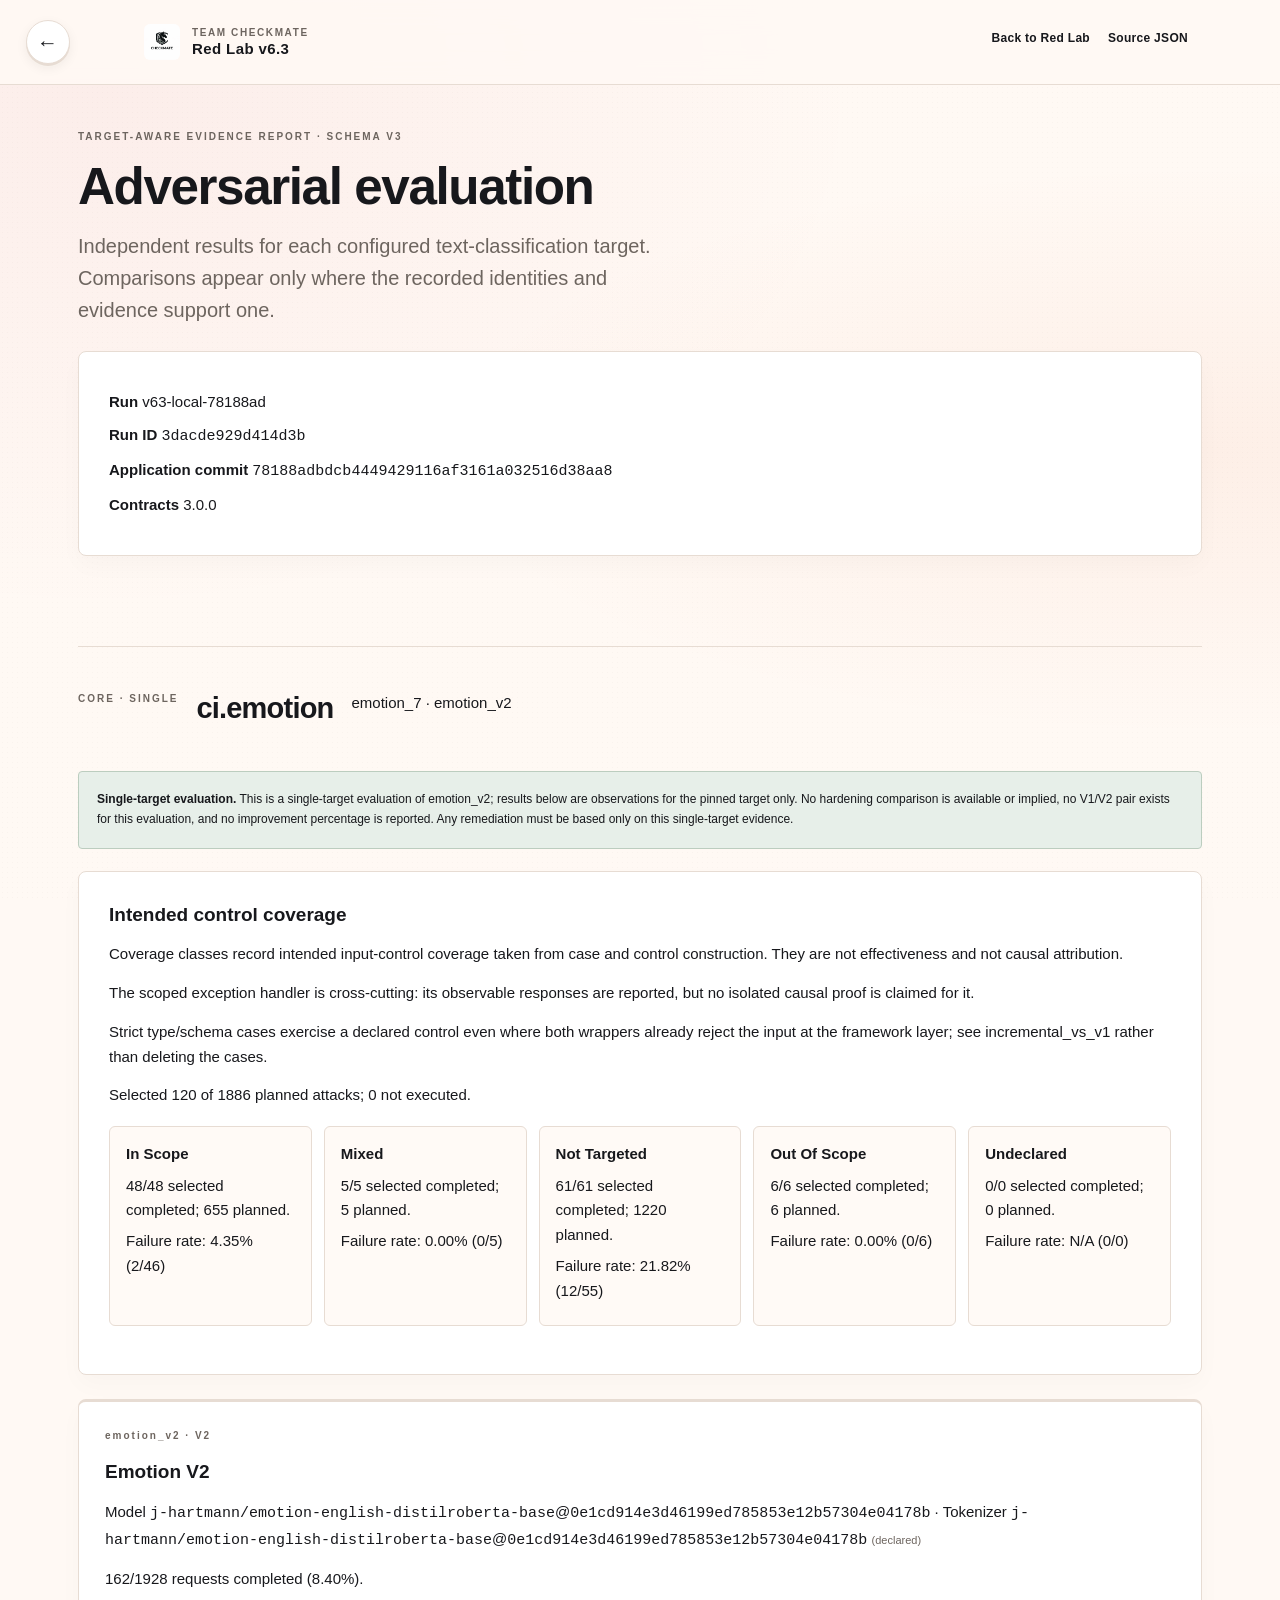
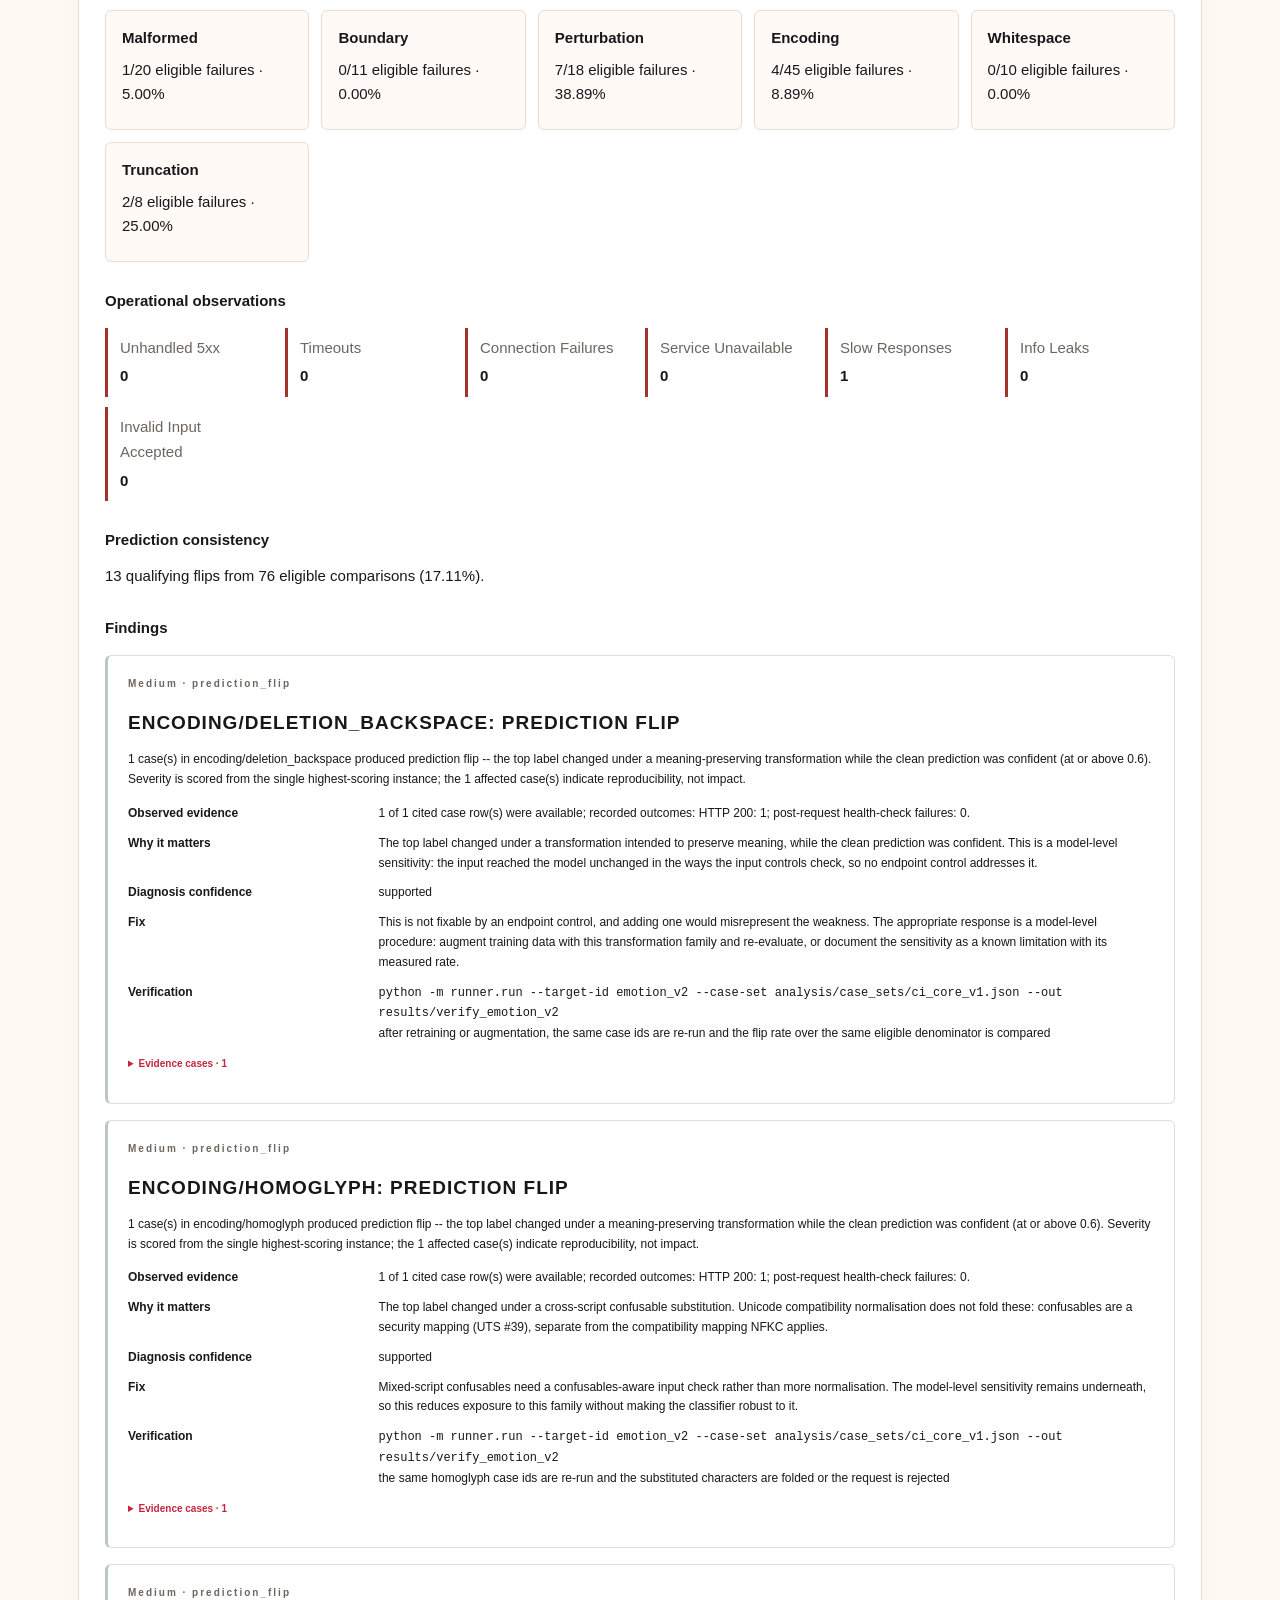
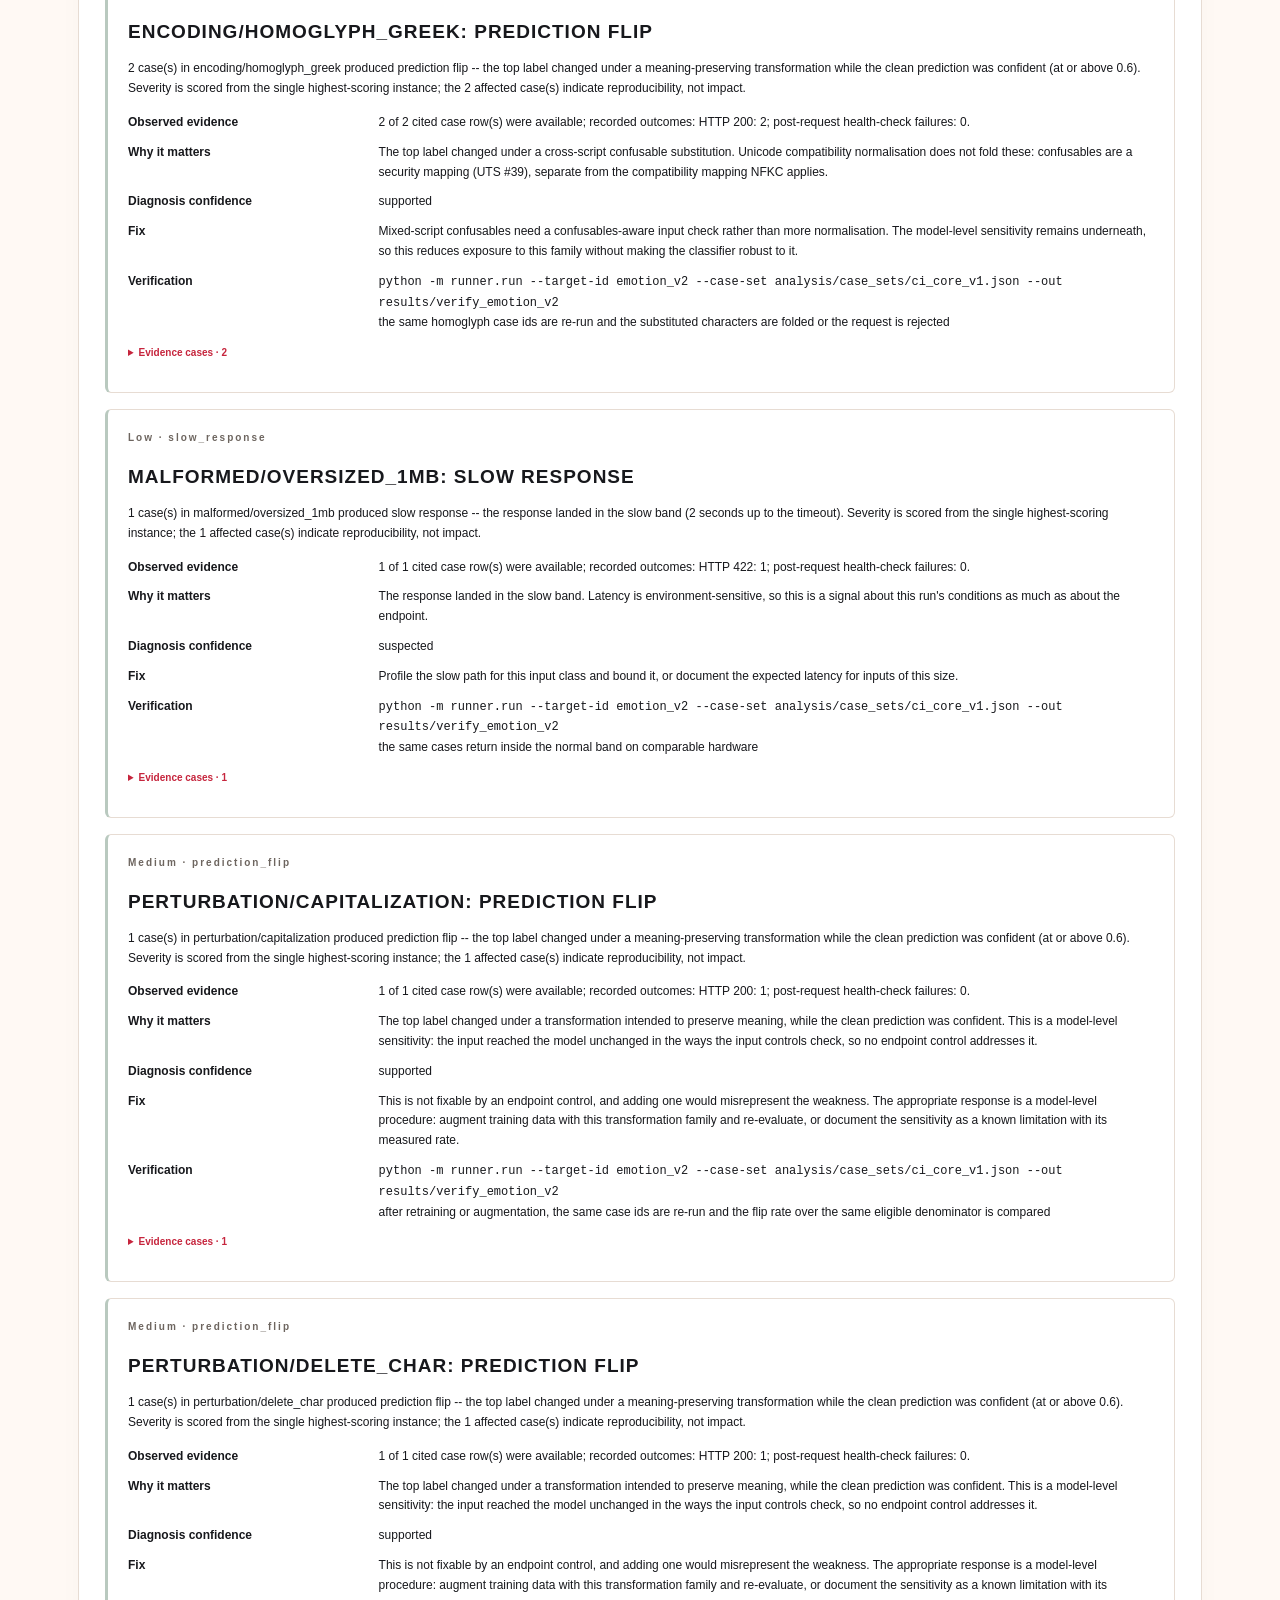
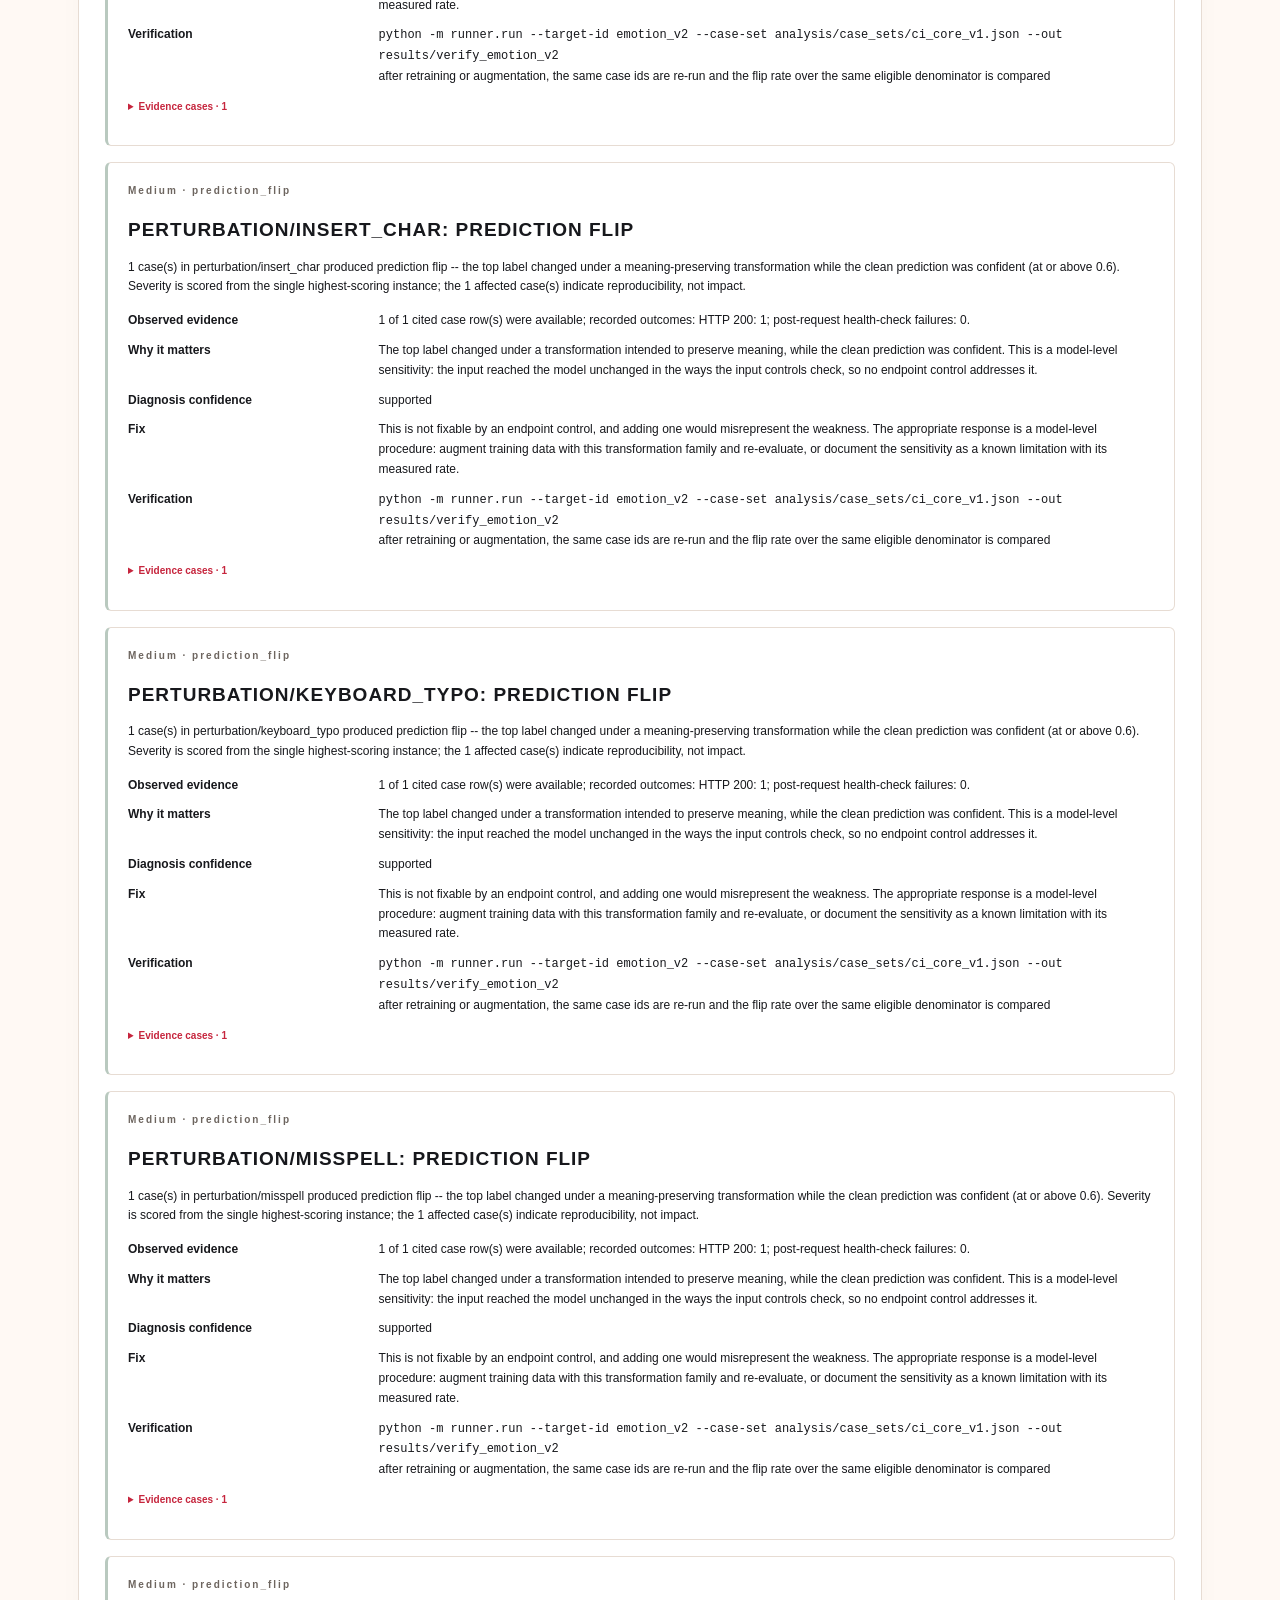
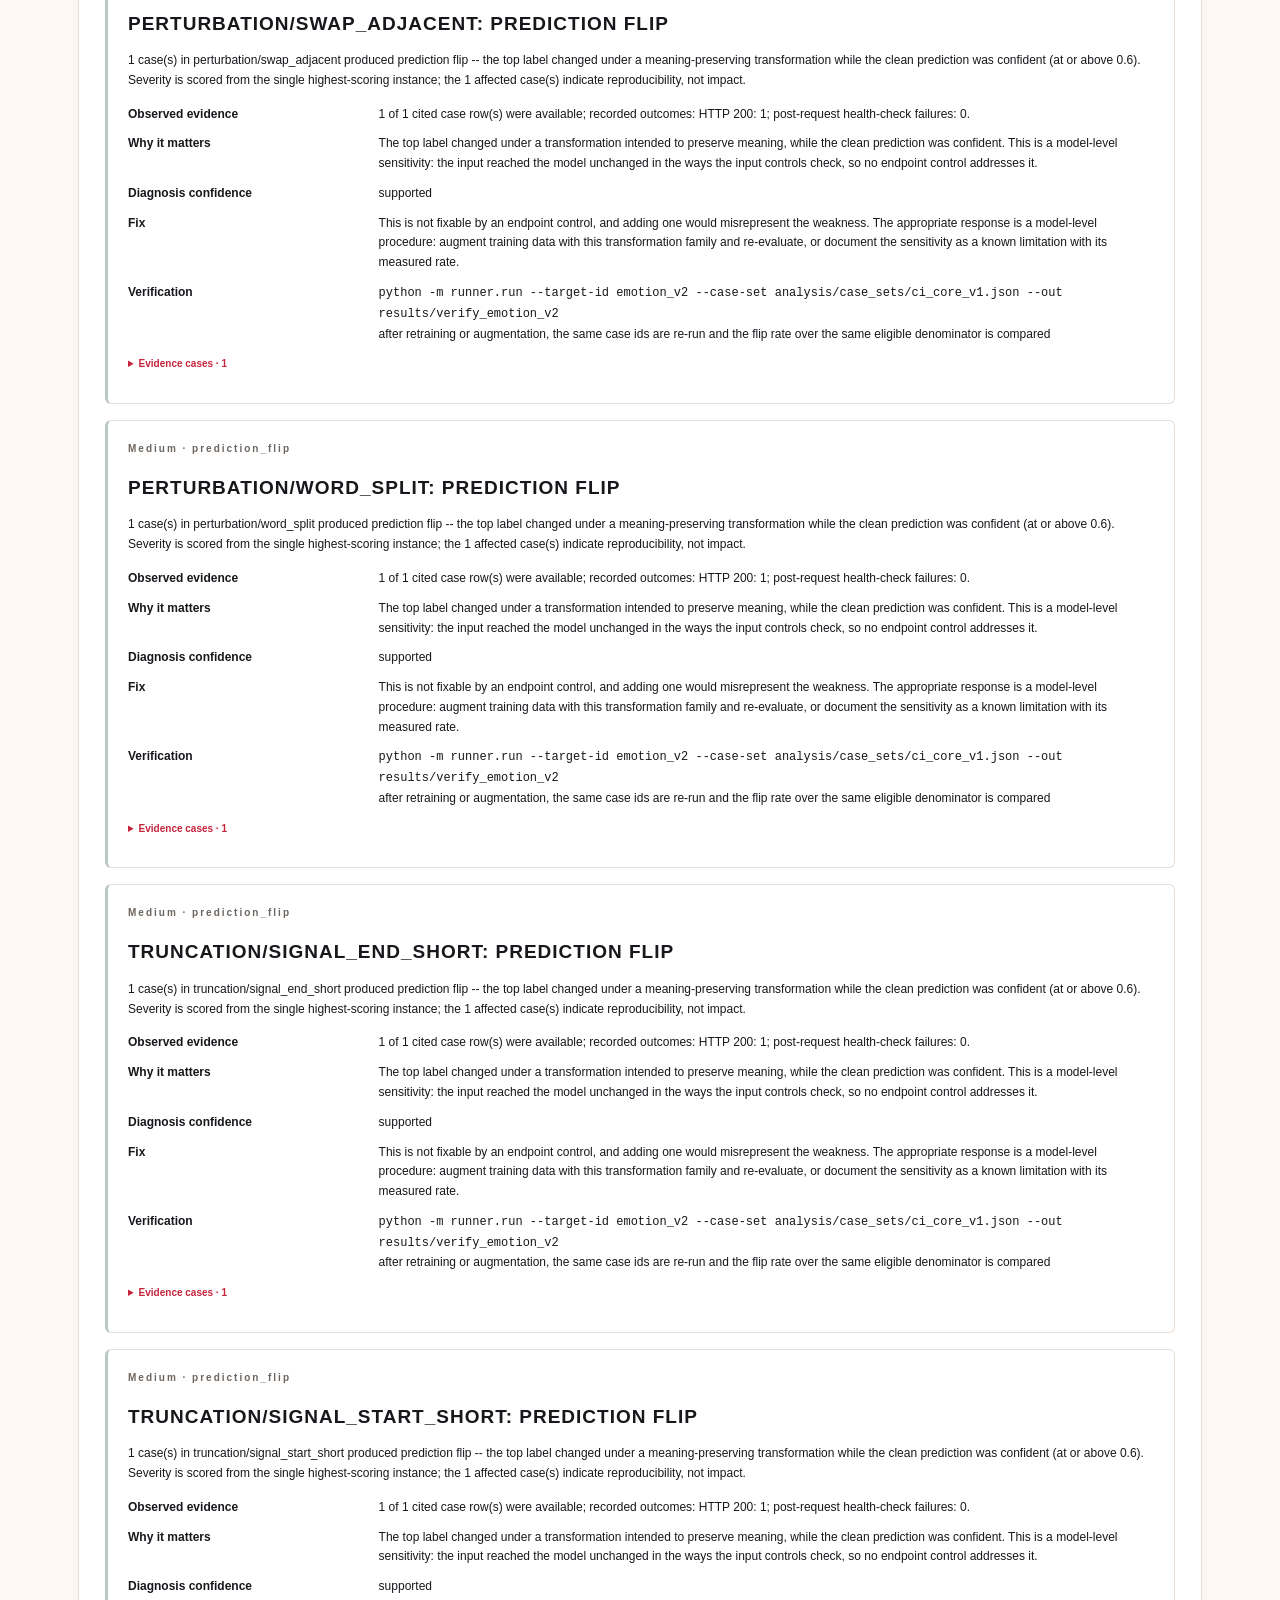
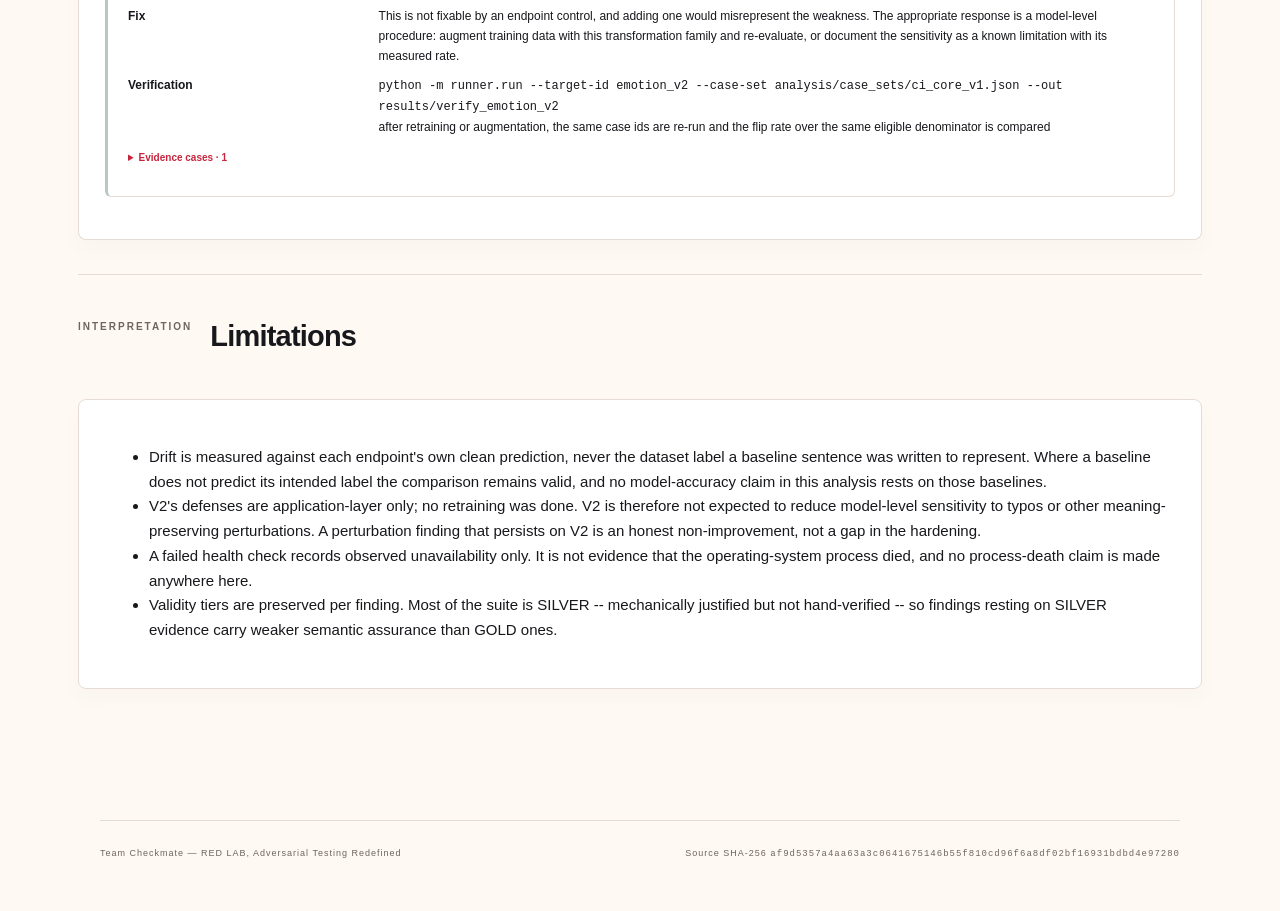
<file: artifacts/ci_gate_evidence_v1/analysis/report.html>
<!doctype html>
<html lang="en">
<head>
  <meta charset="utf-8">
  <meta name="viewport" content="width=device-width, initial-scale=1">
  <meta http-equiv="Content-Security-Policy" content="default-src 'none'; style-src 'unsafe-inline'; img-src data:; base-uri 'none'; form-action 'none'">
  <meta name="description" content="Team Checkmate target-aware adversarial evaluation report.">
  <title>Technical Report | Red Lab</title>
  <style>:root {
  --rl-button-height: 48px; --rl-button-pad: 22px; --rl-button-font: 14px; color-scheme: light;
  /* Red Lab shared design tokens (System V5.1, refreshed V5.5) -- also defined in
     web/static/app.css; keep both in sync so the web app and generated reports read as one
     product. V5.5 palette: richer brand red, deeper charcoal, warmer paper/surface, a
     restrained citrus accent -- see app.css's token block for the full rationale. */
  --rl-red: #c6253d; --rl-red-dark: #971e32; --rl-charcoal: #17181c; --rl-charcoal-soft: #292a2f;
  --rl-paper: #fff9f4; --rl-surface: #ffffff;
  --rl-muted: #6d655f; --rl-border: #e7dcd3; --rl-accent: #e5622e; --rl-accent-soft: #fff0e5;
  --rl-warm-red: #d53a3e; --rl-citrus: #f0a33a;
  --rl-success: #2e7d4f; --rl-warning: #9a6b12;
  --rl-danger: #a5322c;
  /* Legacy names kept so the rest of this stylesheet did not need a full rewrite --
     --ink/--muted/--paper/--line have one meaning each and alias cleanly; --teal/--coral
     used to double as both "general brand accent" and "V1 vs V2" semantic colors, so those
     two are repointed at the closest single meaning (teal -> success/V2, coral -> danger/V1)
     and the handful of general-brand-accent uses are overridden individually below. */
  --ink: var(--rl-charcoal); --muted: var(--rl-muted); --paper: var(--rl-paper); --line: var(--rl-border);
  --teal: var(--rl-success); --coral: var(--rl-danger);
  --rl-radius-sm: 6px;
  --rl-shadow-sm: 0 1px 4px rgba(26, 27, 31, 0.06);
  /* Masthead-only tokens (System V5.4) -- mirrored in web/static/app.css with identical values
     so Home, Live Demo Results and Technical Report share one visual spec for the top bar.
     --report-nav-height is kept as an alias (not removed) so the scrollspy script below, which
     reads it via getComputedStyle, keeps working unchanged. */
  --rl-nav-height: 84px;
  --report-nav-height: var(--rl-nav-height);
  --rl-masthead-width: 1160px;
  --rl-masthead-pad-x: 32px;
  --rl-masthead-pad-y: 16px;
  --report-toc-width: 280px;
  --report-toc-collapsed-width: 56px;
}
* { box-sizing: border-box; }
[hidden] { display: none !important; }
html { scroll-behavior: auto; scroll-padding-top: 100px; }
@media (prefers-reduced-motion: no-preference) { html { scroll-behavior: smooth; } }
.skip-link {
  position: absolute; left: 12px; top: -60px; z-index: 100; background: var(--ink); color: #fff;
  padding: 10px 16px; border-radius: 4px; font-size: 12px; font-weight: 700; text-decoration: none;
  transition: top 0.15s ease;
}
.skip-link:focus { top: 12px; }
body { margin: 0; background: var(--paper); color: var(--ink); font: 15px/1.65 "Segoe UI", Arial, sans-serif; }
a { color: var(--rl-red); text-decoration-thickness: 1px; text-underline-offset: 3px; }
a:hover { color: #7e1a23; }
a:focus-visible, summary:focus-visible { outline: 3px solid var(--coral); outline-offset: 4px; }
.masthead { position: sticky; top: 0; z-index: 20; background: var(--paper); max-width: var(--rl-masthead-width); margin: auto; min-height: var(--rl-nav-height); padding: var(--rl-masthead-pad-y) var(--rl-masthead-pad-x); display: flex; align-items: center; gap: 36px; border-bottom: 1px solid var(--line); }
/* Frosted premium masthead (System V5.5) -- mirrors web/static/app.css's treatment so Home,
   Live Demo Results and the Technical Report read as one visual system at the top bar. */
@supports (backdrop-filter: blur(1px)) or (-webkit-backdrop-filter: blur(1px)) {
  .masthead { background: rgba(255, 249, 244, 0.90); backdrop-filter: blur(14px) saturate(140%); -webkit-backdrop-filter: blur(14px) saturate(140%); }
}
/* Circular Back control (System V5.5; mirrors app.css's .rl-back-btn exactly). */
.rl-back-btn { display: inline-flex; align-items: center; justify-content: center; width: 40px; height: 40px; border-radius: 50%; background: var(--rl-surface); border: 1px solid var(--line); color: var(--ink); font-size: 18px; line-height: 1; text-decoration: none; box-shadow: var(--rl-shadow-sm); flex: none; transition: border-color 0.15s ease, color 0.15s ease, transform 0.15s ease; }
.rl-back-btn:hover { border-color: var(--rl-red); color: var(--rl-red); transform: translateX(-2px); }
.rl-back-btn:focus-visible { outline: 3px solid var(--coral); outline-offset: 3px; }
.brand { display: flex; align-items: center; gap: 12px; color: var(--ink); text-decoration: none; white-space: nowrap; }
.brand-logo { height: 36px; width: 36px; object-fit: contain; display: block; border-radius: var(--rl-radius-sm); }
.brand-text { display: flex; flex-direction: column; line-height: 1.3; }
.brand-creator { font-size: 10px; font-weight: 700; letter-spacing: 1.6px; text-transform: uppercase; color: var(--muted); }
.brand-product { font-size: 14px; font-weight: 800; letter-spacing: 0.4px; color: var(--ink); }
.mark { font-size: 31px; line-height: 1; letter-spacing: -3px; }.mark span { color: var(--coral); }
.masthead nav { display: flex; align-items: center; flex-wrap: wrap; gap: 18px 25px; margin-left: auto; }
.masthead nav a, .downloads a { font-size: 13px; font-weight: 700; letter-spacing: 0.3px; text-decoration: none; }
.masthead nav a:not(.button), .downloads a:not(.button) {
  color: var(--ink); border-bottom: 2px solid transparent; padding-bottom: 4px;
}
.masthead nav a:not(.button):hover, .downloads a:not(.button):hover,
.masthead nav a[aria-current="page"] { color: var(--rl-red); border-bottom-color: var(--rl-red); }
.downloads { display: flex; align-items: center; gap: 23px; margin-left: auto; }.button { background: var(--ink); color: white; padding: 11px 17px; border-radius: 4px; }.button:hover { color: white; background: var(--rl-red); }

/* ---- report contents toggle (mobile-only top-bar button; System V5.3) ------------------ */
.toc-toggle {
  display: none; align-items: center; gap: 8px; font: inherit; font-size: 12px; font-weight: 700;
  color: var(--ink); background: #fff; border: 1px solid var(--line); border-radius: 4px;
  padding: 9px 13px; cursor: pointer;
}
.toc-toggle-bars, .toc-toggle-bars::before, .toc-toggle-bars::after {
  display: block; width: 16px; height: 2px; background: var(--ink); position: relative;
}
.toc-toggle-bars::before, .toc-toggle-bars::after { content: ""; position: absolute; left: 0; }
.toc-toggle-bars::before { top: -5px; }
.toc-toggle-bars::after { top: 5px; }
main { max-width: 1160px; padding: 0 40px; margin: auto; }
.hero { padding: 69px 0 49px; position: relative; }
.eyebrow { font-size: 10px; font-weight: 800; letter-spacing: 2px; line-height: 1.5; margin: 0 0 16px; color: var(--muted); }
h1 { font-size: 76px; line-height: 1.06; letter-spacing: -4px; font-weight: 650; margin: 0 0 26px; }h1 span { color: var(--rl-red); }
.page-identity { display: flex; flex-wrap: wrap; align-items: baseline; gap: 8px; font-size: 11px; font-weight: 700; letter-spacing: 1.4px; color: var(--muted); text-transform: uppercase; margin: 0 0 10px; }.page-identity .sep { opacity: .5; }
h1.page-title { font-size: 40px; letter-spacing: -1.4px; margin: 0 0 16px; }
.version-id-row { display: flex; flex-wrap: wrap; gap: 10px; margin: 4px 0 20px; }.version-id { font-size: 12px; font-weight: 700; padding: 6px 12px; border-radius: 4px; border: 1px solid var(--line); }.version-id.v1 { color: var(--rl-danger); border-color: #e6c3c6; background: #fbeef0; }.version-id.v2 { color: var(--rl-success); border-color: #c7e0d1; background: #eaf5ee; }
.home-link { display: inline-flex; align-items: center; gap: 6px; font-weight: 700; }
.deck { font-size: 19px; line-height: 1.6; max-width: 610px; margin: 0 0 25px; color: var(--muted); }
.hero-meta { display: flex; gap: 10px; flex-wrap: wrap; }.hero-meta span { font-size: 11px; border: 1px solid #cbd4ce; padding: 4px 11px; border-radius: 3px; font-weight: 600; }
.model { font-size: 11px; color: var(--muted); margin-top: 14px; overflow-wrap: anywhere; }
h2 { font-size: 29px; line-height: 1.2; letter-spacing: -.8px; margin: 0 0 15px; font-weight: 650; }h3 { font-size: 18px; line-height: 1.4; margin: 0 0 14px; }h4 { font-size: 15px; line-height: 1.5; margin: 20px 0 12px; }h5 { font-size: 11px; text-transform: uppercase; letter-spacing: 1px; margin: 0 0 5px; }p { margin: 0 0 14px; }
.verdict { padding: 32px; border-radius: 6px; background: var(--ink); color: white; }.verdict .eyebrow, .verdict .coverage-line, .verdict .caption { color: #c1d2cc; }.verdict h2 { font-size: 25px; }.verdict-heading { display: flex; align-items: center; justify-content: space-between; gap: 16px; }.verdict .eyebrow { margin-bottom: 7px; }
.badge { display: inline-block; border-radius: 3px; padding: 4px 9px; font-size: 10px; line-height: 1.5; font-weight: 700; white-space: nowrap; }.compatible { background: #33534e; color: #c8efdf; }.coverage-line { font-size: 11px; color: var(--muted); }
.metrics { display: flex; gap: 24px; margin: 24px 0; }.metric { flex: 1; border-left: 1px solid #496063; padding-left: 20px; }.metric:first-child { border: 0; padding-left: 0; }.metric strong { display: block; font-size: 49px; line-height: 1.1; font-weight: 600; letter-spacing: -2px; }.metric:first-child strong { color: #9dd9bd; }.metric:nth-child(2) strong { color: #f2ab93; }.metric span { font-size: 12px; display: block; margin: 10px 0 7px; font-weight: 600; }.metric small { font-size: 10px; line-height: 1.6; color: #c1d2cc; display: block; }
.caption { font-size: 11px; line-height: 1.6; color: var(--muted); }.verdict > .caption { margin-bottom: 0; }
.report-section { padding-top: 74px; }.section-heading { display: flex; gap: 18px; align-items: flex-start; margin-bottom: 30px; }.section-heading .eyebrow { margin-bottom: 8px; }.section-number { color: var(--coral); font: 12px Consolas, monospace; border-top: 2px solid var(--coral); padding-top: 8px; min-width: 28px; }.section-intro { max-width: 800px; color: var(--muted); font-size: 13px; }
.panel { background: #fff; border: 1px solid var(--line); border-radius: var(--rl-radius-sm); padding: 30px; margin-bottom: 24px; box-shadow: var(--rl-shadow-sm); }.panel-heading { display: flex; justify-content: space-between; align-items: center; gap: 10px; }.legend { display: flex; gap: 18px; font-size: 11px; }.legend span::before { content: ""; display: inline-block; height: 8px; width: 8px; margin-right: 6px; border-radius: 50%; }.v1-dot::before { background: var(--coral); }.v2-dot::before { background: var(--teal); }
table { width: 100%; border-collapse: collapse; font-size: 12px; table-layout: fixed; }th, td { padding: 11px 12px; border-bottom: 1px solid #e5e9e5; text-align: left; overflow-wrap: anywhere; vertical-align: top; }th:first-child, td:first-child { padding-left: 0; }thead th { color: var(--muted); font-size: 10px; font-weight: 700; text-transform: uppercase; letter-spacing: .6px; }tbody th { font-weight: 600; }table th:first-child { width: 48%; }.category-table th:first-child { width: 25%; }.category-table td { padding: 15px 22px; }.category-table tbody th { padding-top: 19px; }.rate-label { display: flex; justify-content: space-between; gap: 6px; margin-bottom: 8px; }.rate-label span { color: var(--muted); font-size: 10px; }.bar-track { height: 6px; background: #edf0eb; border-radius: 1px; }.bar { height: 6px; }.bar.v1 { background: var(--coral); }.bar.v2 { background: var(--teal); }
.version-section { margin-top: 30px; }.badge.v1 { background: #f5e6dd; color: #893b27; }.badge.v2 { background: #dfeee8; color: #135f53; }.two-up { display: flex; gap: 20px; }.two-up > .panel { width: 50%; }.big-stat { font-size: 38px; letter-spacing: -1px; line-height: 1.2; margin-bottom: 8px; font-weight: 650; }.big-stat span { color: var(--muted); font-size: 20px; font-weight: 400; }.drift-panel .big-stat { color: var(--teal); }.denominator { font-size: 12px; background: #edf4ee; border-left: 2px solid var(--teal); padding: 8px 10px; }
.facts { font-size: 11px; margin: 18px 0 0; }.facts div { display: flex; justify-content: space-between; gap: 10px; border-bottom: 1px solid #e5e9e5; padding: 5px 0; }.facts dd { margin: 0; font-weight: 650; }.facts dt { color: var(--muted); }
.audit-details { background: #eeeee6; border: 1px solid var(--line); padding: 15px 20px; border-radius: 4px; margin: 16px 0; font-size: 12px; scroll-margin-top: var(--report-nav-height); }.audit-details > summary { font-weight: 650; cursor: pointer; }.audit-details[open] > summary { margin-bottom: 20px; }.evidence { margin: 10px 0; font-size: 10px; }.evidence summary { cursor: pointer; color: var(--rl-red); font-weight: 600; }.evidence[open] summary { margin-bottom: 9px; }
.compact { font-size: 10px; }.compact th, .compact td { padding: 6px; }.compact th:first-child { width: 26%; }.compact code { font-size: 9px; }.confidence-table th:first-child, .baseline-table th:first-child, .diagnostic-table th:first-child { width: 65%; }.diagnostic-table th:nth-child(2) { width: 15%; }
.id-list { display: flex; flex-wrap: wrap; gap: 5px; margin: 10px 0; }.id-list code { background: #eff2ee; border: 1px solid #e0e6df; padding: 2px 5px; font-size: 9px; max-width: 100%; }code { font-family: Consolas, "Courier New", monospace; overflow-wrap: anywhere; word-break: break-word; unicode-bidi: plaintext; }
.version-title { margin: 30px 0 16px; }.version-title span { font-size: 12px; color: var(--muted); font-weight: 400; margin-left: 10px; }.finding-index { display: grid; grid-template-columns: 1fr 1fr; gap: 4px 20px; margin-bottom: 24px; }.finding-index a { font-size: 10px; overflow-wrap: anywhere; }
.finding { background: #fff; padding: 27px; border: 1px solid var(--line); border-left: 3px solid #b9c9bf; border-radius: 4px; margin-bottom: 17px; font-size: 12px; }.finding-top { display: flex; align-items: center; flex-wrap: wrap; gap: 9px; }.finding-id { font: 11px Consolas, monospace; color: var(--muted); margin-right: auto; }.finding h4 { font-size: 17px; margin-top: 17px; overflow-wrap: anywhere; }.finding-tags { font-size: 10px; color: var(--muted); overflow-wrap: anywhere; }.severity-critical { background: #f3d8dd; color: #8b203e; }.severity-high { background: #f8e3d5; color: #8c391b; }.severity-medium { background: #f5edcb; color: #69510b; }.severity-low { background: #e9eee9; color: #435a4b; }.status-resolved { background: #dfeee5; color: #1b6045; }.status-remaining { background: #e7e9f1; color: #424d7c; }.status-unavailable { background: #f3ead6; color: #745915; }.status-new { background: #f4dfe3; color: #8c2d48; }
.qualification { color: #67571f; background: #faf6e8; padding: 10px 12px; font-size: 11px; }.remediation { background: #f0f5f1; padding: 14px; margin: 18px 0; }.remediation p { margin: 0; }.case-comparison { border-top: 1px solid var(--line); margin-top: 16px; padding-top: 12px; }
.notice { background: #e7efe9; padding: 18px; border: 1px solid #bccdbf; border-radius: 4px; font-size: 12px; }.warning { background: #faf0d8; border-color: #dfcba0; color: #58461c; }.notice .eyebrow, .notice .coverage-line { color: #705c2c; }
.demo-highlights { margin: 26px 0; }.demo-highlights .notice { margin-bottom: 14px; }.demo-card h3 { margin-top: 4px; }.demo-preview { background: #f5f4ee; border: 1px solid var(--line); border-radius: 4px; padding: 10px 12px; font-size: 10px; white-space: pre-wrap; overflow-wrap: anywhere; max-height: 120px; overflow-y: auto; margin: 0 0 14px; }.demo-text { font-size: 13px; }.demo-text span { font-family: Consolas, "Courier New", monospace; overflow-wrap: anywhere; unicode-bidi: plaintext; }.demo-original { background: #eef3ee; padding: 2px 4px; border-radius: 2px; }.demo-attacked { background: #fbe9e4; padding: 2px 4px; border-radius: 2px; }.demo-transition { font-size: 16px; margin: 10px 0; }
.crash-note { font-style: italic; margin: 12px 0 0; padding-top: 8px; border-top: 1px dashed var(--line); }
mark.demo-mark { background: #f6c453; color: #3a2c05; padding: 0 1px; border-radius: 2px; font-weight: 700; unicode-bidi: plaintext; }
.partial-banner { background: var(--rl-surface); border: 1px solid var(--line); border-left: 4px solid var(--rl-red); padding: 22px 27px; border-radius: 6px; margin: 22px 0; }.partial-banner .eyebrow { color: var(--rl-warning); margin-bottom: 8px; }.partial-banner h2 { font-size: 22px; margin-bottom: 10px; color: var(--ink); }.partial-banner p { color: var(--muted); font-size: 12px; max-width: 760px; }.partial-banner code { background: #efece2; color: var(--ink); padding: 1px 5px; border-radius: 3px; }.partial-banner .coverage-line { color: var(--muted); margin: 8px 0 0; }
.metrics-row { display: flex; gap: 18px; margin: 18px 0; flex-wrap: wrap; }.metric-tile { flex: 1; min-width: 130px; background: #fff; border: 1px solid var(--line); border-radius: 5px; padding: 16px 18px; }.metric-tile strong { display: block; font-size: 34px; letter-spacing: -1px; font-weight: 650; }.metric-tile span { font-size: 11px; color: var(--muted); font-weight: 600; }
.pipeline { display: flex; flex-wrap: wrap; gap: 8px; margin: 0 0 26px; }.pipeline span { font-size: 10px; border-bottom: 2px solid #a7c2b7; padding: 8px; }.pipeline span:not(:last-child)::after { content: " →"; color: var(--muted); margin-left: 8px; }.defenses, .limitations { padding-left: 20px; font-size: 12px; }.defenses li, .limitations li { margin: 12px 0; }.provenance { padding: 28px 0; border-top: 1px solid var(--line); margin-top: 30px; font-size: 12px; scroll-margin-top: var(--report-nav-height); }.hash { font-size: 10px; display: block; margin-bottom: 20px; }
footer { max-width: 1080px; margin: 35px auto 0; padding: 25px 0 35px; border-top: 1px solid var(--line); display: flex; justify-content: space-between; font-size: 9px; letter-spacing: 1px; color: var(--muted); }.sr-only { position: absolute; width: 1px; height: 1px; padding: 0; margin: -1px; overflow: hidden; clip: rect(0,0,0,0); white-space: nowrap; border: 0; }

/* ---- experiment / endpoint-intro (System V5.3) ------------------------------------------ */
.report-kicker { font-size: 13px; font-weight: 800; letter-spacing: 1.4px; text-transform: uppercase; color: var(--rl-red); margin: 0 0 16px; }
.same-model-note { font-size: 14px; margin: 0 0 20px; }
.endpoint-pair { display: flex; gap: 20px; }
.endpoint-card { flex: 1; min-width: 0; border-top: 3px solid var(--line); }
.endpoint-card.v1 { border-top-color: var(--rl-danger); background: #fbf1ee; }
.endpoint-card.v2 { border-top-color: var(--rl-success); background: #eef6f0; }
.endpoint-card .version-id { display: inline-block; margin-bottom: 16px; }
.endpoint-traits { list-style: none; margin: 0 0 20px; padding: 0; font-size: 13px; }
.endpoint-traits li { padding: 7px 0 7px 20px; border-bottom: 1px solid #eef0ec; position: relative; }
.endpoint-traits li::before { content: "\2022"; position: absolute; left: 4px; color: var(--muted); }
.endpoint-metrics { display: flex; gap: 20px; }
.endpoint-metric strong { display: block; font-size: 26px; font-weight: 650; letter-spacing: -0.5px; }
.endpoint-metric span { display: block; font-size: 11px; color: var(--muted); margin-top: 4px; }

/* ---- remediation summary ------------------------------------------------------------------ */
.remediation-list { list-style: none; margin: 0; padding: 0; }
.remediation-list li { background: #f0f5f1; border-left: 3px solid var(--rl-success); padding: 12px 16px; margin-bottom: 10px; font-size: 13px; border-radius: 0 4px 4px 0; }

/* ---- report contents sidebar / mobile drawer (System V5.3) ------------------------------
   Desktop: a real sticky grid column -- collapsing narrows it to a rail, it never overlays
   the report. Mobile/tablet: a slide-out drawer with a backdrop, controlled by the top bar's
   Contents button. Both states share the same markup; only .report-shell/.report-toc classes
   (toggled from the inline script at the end of the document) decide which behavior applies. */
.report-shell { max-width: 1320px; margin: auto; display: grid; grid-template-columns: var(--report-toc-width) 1fr; align-items: start; gap: 0; }
.report-shell > main { min-width: 0; }
.report-shell.toc-collapsed { grid-template-columns: var(--report-toc-collapsed-width) 1fr; }

/* The sidebar is a flex column so the collapse control (and, on mobile, the drawer's
   title/close bar) stays pinned in a non-scrolling head region regardless of how tall the
   Report Contents list gets -- only .toc-scroll scrolls internally (System V5.3 fix: the
   collapse button used to live at the bottom of the whole scrolling area and could require
   scrolling a long TOC to reach). */
.report-toc {
  position: sticky; top: var(--report-nav-height); align-self: start;
  height: calc(100vh - var(--report-nav-height));
  display: flex; flex-direction: column;
  border-right: 1px solid var(--line); background: var(--paper);
}
.toc-sticky-head { flex: none; padding: 18px 18px 14px 48px; border-bottom: 1px solid var(--line); }
.toc-head { display: none; }
.toc-scroll { flex: 1 1 auto; min-height: 0; overflow-y: auto; padding: 18px 18px 24px 48px; }
.toc-title { font-size: 11px; font-weight: 800; letter-spacing: 1.4px; text-transform: uppercase; color: var(--muted); margin: 0 0 16px; }
.toc-list { list-style: none; margin: 0; padding: 0; }
.toc-group { margin-bottom: 6px; }
.toc-group-toggle {
  display: flex; align-items: center; width: 100%; text-align: left; font: inherit; font-size: 11px;
  font-weight: 800; letter-spacing: 0.6px; text-transform: uppercase; color: var(--ink);
  background: none; border: none; cursor: pointer; padding: 8px 4px;
}
.toc-group-toggle::before { content: "\25BE"; display: inline-block; margin-right: 8px; color: var(--muted); transition: transform 0.15s ease; }
.toc-group-toggle[aria-expanded="false"]::before { transform: rotate(-90deg); }
.toc-sublist { list-style: none; margin: 0 0 8px; padding: 0; }
.toc-sublist a {
  display: block; padding: 7px 4px 7px 20px; font-size: 12.5px; font-weight: 600; color: var(--ink);
  text-decoration: none; border-left: 2px solid transparent; overflow-wrap: anywhere;
}
.toc-sublist a:hover { color: var(--rl-red); }
.toc-sublist a.is-active { color: var(--rl-red); border-left-color: var(--rl-red); font-weight: 800; }
.toc-collapse-btn {
  display: flex; align-items: center; gap: 8px; font: inherit; font-size: 11px;
  font-weight: 700; color: var(--muted); background: none; border: 1px solid var(--line); border-radius: 4px;
  padding: 8px 10px; cursor: pointer;
}
.toc-collapse-btn:hover { color: var(--ink); border-color: var(--muted); }
.toc-collapse-icon { transition: transform 0.15s ease; }

/* ---- judging rubric navigation layer (System V5.5) --------------------------------------
   A small, restrained reference in the sidebar mapping the competition rubric's five
   dimensions to the report sections that genuinely support them -- not a replacement for
   the report's own information architecture, just a faster way in for a judge who already
   knows what they're scoring. Five muted tonal accents derived from the brand palette
   (never the V2 semantic green, so this never reads as a pass/fail signal); every chip
   carries a text label, never color alone. */
.rubric-fit { --rubric-color: #c6253d; }
.rubric-relevance { --rubric-color: #7a2230; }
.rubric-prototype { --rubric-color: #9c5219; }
.rubric-depth { --rubric-color: #93690c; }
.rubric-innovation { --rubric-color: #6a4a68; }

.rubric-block { margin-top: 22px; padding-top: 18px; border-top: 1px solid var(--line); }
.rubric-title { font-size: 11px; font-weight: 800; letter-spacing: 1.4px; text-transform: uppercase; color: var(--muted); margin: 0 0 12px; }
.rubric-list { list-style: none; margin: 0; padding: 0; display: grid; gap: 6px; }
.rubric-link {
  display: flex; align-items: center; gap: 9px; padding: 7px 8px; border-radius: 4px;
  font-size: 12px; font-weight: 700; color: var(--ink); text-decoration: none;
  border-left: 3px solid var(--rubric-color);
}
.rubric-link:hover { background: #efece2; }
.rubric-link .rubric-pct { margin-left: auto; color: var(--muted); font-weight: 600; font-size: 11px; }

/* In-content marker chip -- a small eyebrow-adjacent label, not a badge flood. Used on at
   most one place per rubric dimension (brief: "do not mechanically assign every paragraph"). */
.rubric-chip {
  display: inline-flex; align-items: center; gap: 6px; font-size: 10px; font-weight: 800;
  letter-spacing: 0.6px; text-transform: uppercase; color: var(--rubric-color);
  border: 1px solid var(--rubric-color); border-radius: 999px; padding: 3px 10px;
  margin: 0 0 10px;
}
.rubric-chip::before { content: ""; width: 6px; height: 6px; border-radius: 50%; background: var(--rubric-color); }
/* .verdict has a dark ink background -- the default rubric-color values are tuned for
   light panels and fail contrast there, so this one placement gets a lighter tint of the
   same hue instead of the shared --rubric-color (System V5.5 contrast fix). */
.verdict .rubric-chip { color: #e9dee8; border-color: #e9dee8; }
.verdict .rubric-chip::before { background: #e9dee8; }

@media (max-width: 760px) { .rubric-block { display: none; } }

/* Collapsed rail: hide the label text, keep the toggle (in the sticky head, always visible
   regardless of scroll position) reachable/labelled for AT. */
.report-shell.toc-collapsed .toc-title,
.report-shell.toc-collapsed .rubric-block,
.report-shell.toc-collapsed .toc-list,
.report-shell.toc-collapsed .toc-collapse-label { display: none; }
.report-shell.toc-collapsed .toc-sticky-head { padding: 18px 8px 14px; }
.report-shell.toc-collapsed .toc-scroll { padding: 18px 8px 24px; }
.report-shell.toc-collapsed .toc-collapse-icon { transform: rotate(180deg); }

.toc-close, .toc-toggle-inline { display: none; }
.toc-backdrop { display: none; }

@media (prefers-reduced-motion: reduce) {
  .report-toc, .toc-group-toggle::before, .toc-collapse-icon { transition: none !important; }
}

@media (max-width: 760px) {
  .masthead { padding: 18px 22px; flex-wrap: wrap; gap: 16px; }.masthead nav { order: 3; width: 100%; margin: 0; gap: 14px 20px; }.brand-logo { height: 24px; width: 24px; }.downloads a { font-size: 10px; }.brand-creator { font-size: 8px; letter-spacing: 1px; }.brand-product { font-size: 11px; }main { padding: 0 22px; }.hero { padding-top: 42px; }h1 { font-size: 53px; letter-spacing: -2.5px; }h1.page-title { font-size: 30px; letter-spacing: -1px; }.deck { font-size: 17px; }.verdict { padding: 24px; }.verdict-heading { display: block; }.verdict-heading .badge { margin-bottom: 14px; }.metrics { flex-wrap: wrap; gap: 23px 0; }.metric { flex-basis: 50%; padding-right: 10px; }.metric:nth-child(3) { border: 0; padding-left: 0; }.metric strong { font-size: 40px; }.two-up { display: block; }.two-up > .panel { width: 100%; }.panel { padding: 19px; }h2 { font-size: 24px; }.category-table td { padding: 14px 8px; }.category-table th:first-child { width: 29%; }.rate-label { display: block; }.rate-label span { display: block; }.compact { font-size: 9px; }.compact th, .compact td { padding: 4px; }.compact thead th { letter-spacing: 0; font-size: 8px; }.finding-index { grid-template-columns: 1fr; }.finding { padding: 20px; }footer { margin: 25px 22px 0; display: block; }footer a { display: block; margin-top: 10px; }
  .endpoint-pair { flex-direction: column; }

  .report-shell { display: block; }
  .report-shell.toc-collapsed { display: block; }
  .toc-toggle { display: inline-flex; order: 2; }
  .downloads { order: 3; width: 100%; margin: 0; justify-content: flex-end; gap: 13px; }
  .toc-collapse-btn { display: none; }
  .report-toc {
    position: fixed; top: 0; left: 0; bottom: 0; z-index: 60; width: 84vw; max-width: 320px;
    height: 100vh; box-shadow: 4px 0 24px rgba(23, 25, 29, 0.25);
    transform: translateX(-100%); transition: transform 0.2s ease;
  }
  .report-toc.is-open { transform: translateX(0); }
  .toc-sticky-head { padding: 20px 20px 16px; }
  .toc-scroll { padding: 16px 20px 24px; }
  .toc-head { display: flex; align-items: center; justify-content: space-between; }
  .toc-close {
    display: inline-flex; align-items: center; justify-content: center; width: 32px; height: 32px;
    font-size: 18px; background: none; border: 1px solid var(--line); border-radius: 4px; cursor: pointer;
  }
  .toc-backdrop {
    display: block; position: fixed; inset: 0; background: rgba(23, 25, 29, 0.45); z-index: 55;
  }
}
@media (prefers-reduced-motion: reduce) and (max-width: 760px) {
  .report-toc { transition: none !important; }
}
@page { size: A4; margin: 17mm 16mm 18mm; @bottom-left { content: "TEAM CHECKMATE  /  ROBUSTNESS REPORT"; font: 8px "Segoe UI", sans-serif; color: #53676b; } @bottom-right { content: counter(page) " / " counter(pages); font: 9px "Segoe UI", sans-serif; color: #53676b; } }
@media print {
  html { scroll-behavior: auto; }body { background: white; font-size: 10px; line-height: 1.5; }main { max-width: none; padding: 0; }.masthead { position: static; padding: 0 0 12px; }.masthead nav, .downloads, footer { display: none; }
  /* System V5.3: the interactive sidebar/drawer is a web-only feature -- print returns to
     the original single-column, full-width report layout with no interactive chrome. */
  .skip-link, .toc-toggle, .report-toc, .toc-backdrop { display: none !important; }
  .report-shell, .report-shell.toc-collapsed { display: block; max-width: none; }
  .report-shell > main { min-width: 0; }.brand-logo { height: 22px; width: 22px; }.brand-creator { font-size: 7px; }.brand-product { font-size: 9px; }.hero { padding: 30px 0 20px; }h1 { font-size: 53px; letter-spacing: -2px; }h1.page-title { font-size: 26px; }.page-identity { font-size: 9px; }.version-id-row { gap: 6px; }.version-id { font-size: 10px; padding: 4px 8px; }.deck { font-size: 14px; max-width: 450px; }.hero-meta span, .model { font-size: 9px; }.eyebrow { font-size: 8px; }.verdict { padding: 22px; }.verdict h2 { font-size: 20px; }.metrics { gap: 15px; }.metric { padding-left: 14px; }.metric strong { font-size: 36px; }.metric span { font-size: 10px; }.metric small { font-size: 8px; }.caption, .coverage-line { font-size: 9px; }.report-section { padding-top: 28px; break-before: page; }h2 { font-size: 23px; }h3 { font-size: 15px; }h4 { font-size: 12px; }.section-heading { margin-bottom: 16px; }.panel { padding: 17px; margin-bottom: 14px; }.panel, .two-up, .verdict, .partial-banner, .metric-tile { break-inside: avoid; }.partial-banner { padding: 16px; margin: 14px 0; }.partial-banner h2 { font-size: 18px; }.metrics-row { gap: 12px; }.metric-tile { padding: 10px 12px; }.metric-tile strong { font-size: 26px; }.demo-preview { max-height: 90px; }.panel-heading { display: block; }.legend { margin-bottom: 8px; }.two-up { gap: 14px; }.big-stat { font-size: 30px; }.facts { font-size: 9px; }.denominator { font-size: 10px; }table { font-size: 10px; }thead { display: table-header-group; }tr { break-inside: avoid; }th, td { padding: 7px; }thead th { font-size: 8px; }.category-table td { padding: 10px 16px; }.rate-label span { font-size: 9px; }.section-intro { font-size: 10px; }
  details { display: block; }details > :not(summary) { display: block !important; }summary { display: block; list-style: none; break-after: avoid; }summary::before { content: "+ "; }details[open] summary::before { content: ""; }.audit-details { padding: 13px; font-size: 10px; background: #f5f5f0; }.audit-details > summary { margin-bottom: 10px; }.evidence { font-size: 9px; }.compact { font-size: 8px; }.compact th, .compact td { padding: 4px; }.compact code { font-size: 7.5px; }.compact thead th { font-size: 7px; letter-spacing: 0; }.audit-details table { display: table !important; }.id-list { display: block; }.id-list code { display: inline; border: 0; background: none; font-size: 7.5px; padding: 0; }.id-list code::after { content: "; "; }.finding-index { display: block; columns: 2; column-gap: 20px; }.finding-index a { display: block; font-size: 8px; margin-bottom: 4px; }.finding { padding: 17px; font-size: 10px; break-inside: auto; }.finding-top, .finding h4, .finding-tags, h2, h3, h4, h5 { break-after: avoid; }.finding h4 { font-size: 14px; }.finding-tags { font-size: 8px; }.finding-id { font-size: 9px; }.badge { font-size: 8px; }.qualification { font-size: 9px; padding: 8px; }.remediation { break-inside: avoid; padding: 10px; }.remediation h5 { font-size: 9px; }.case-comparison { margin-top: 10px; padding-top: 8px; }.pipeline { gap: 0; }.pipeline span { font-size: 8px; }.limitations, .defenses { font-size: 10px; }.notice { font-size: 10px; }.provenance { font-size: 10px; }.hash { font-size: 8px; }a { text-decoration: none; }.version-title { break-after: avoid; }
}

/* V5.5 closure: outer viewport material, inner content measure, independent Back. */
@media screen {
  body {
    background-color: var(--rl-paper);
    background-image: radial-gradient(ellipse at 8% 10%, rgba(198,37,61,.055), transparent 46%),
      radial-gradient(ellipse at 94% 50%, rgba(229,98,46,.065), transparent 45%),
      radial-gradient(rgba(47,39,32,.025) .55px, transparent .55px);
    background-size: auto, auto, 5px 5px;
    background-attachment: fixed;
  }
  .masthead { width: 100%; max-width: none; margin: 0; padding: 0; display: block; z-index: 40; }
  .masthead-inner {
    width: 100%; max-width: var(--rl-masthead-width); min-height: var(--rl-nav-height);
    margin: auto; padding: 16px 32px; display: flex; align-items: center; gap: 24px;
  }
  .has-back .masthead-inner { padding-left: 84px; }
  .masthead > .rl-back-btn {
    position: absolute; left: clamp(12px, 2vw, 28px); top: 20px;
    width: 44px; height: 44px; margin: 0; padding: 0; font-size: 21px;
    border: 1px solid var(--rl-border); border-radius: 50%;
    background: var(--rl-surface); box-shadow: 0 2px 0 var(--rl-border), 0 4px 12px #241d1310;
    display: inline-flex; align-items: center; justify-content: center; text-decoration: none;
    color: var(--rl-charcoal); transition: color 140ms, border-color 140ms, box-shadow 140ms;
  }
  .masthead > .rl-back-btn:hover { color: var(--rl-red); border-color: var(--rl-red); transform: none; box-shadow: 0 2px 0 var(--rl-red), 0 4px 12px #241d1310; }
  .masthead > .rl-back-btn:active { box-shadow: none; }
  .masthead > .rl-back-btn[hidden] { display: none; }
  .button {
    display: inline-flex; align-items: center; justify-content: center; min-height: var(--rl-button-height);
    height: auto; padding: 10px var(--rl-button-pad); border-radius: var(--rl-radius-sm);
    border: 1px solid transparent; font: 700 var(--rl-button-font)/1.3 "Segoe UI", Arial, sans-serif;
    text-decoration: none; cursor: pointer;
    transition: background 140ms, color 140ms, border-color 140ms, box-shadow 140ms, transform 140ms;
  }
  .button.primary { background: var(--rl-red); color: #fff; }
  .button.secondary, .downloads .button { background: var(--rl-charcoal); color: #fff; }
  .button.ghost, .button.tertiary { min-height: var(--rl-button-height); height: auto; padding: 10px var(--rl-button-pad); font-size: var(--rl-button-font); background: transparent; color: var(--rl-charcoal); border-color: var(--rl-border); }
  .button.tertiary { border-color: var(--rl-red); color: var(--rl-red); background: var(--rl-surface); }
  .button.ghost:hover, .button.tertiary:hover { color: var(--rl-red); border-color: var(--rl-red); background: #fff8f4; }
  .button:active { transform: translateY(1px); box-shadow: none; }
  .button:disabled { opacity: .6; cursor: wait; }
  :is(a, button, summary, textarea):focus-visible { outline: 3px solid var(--rl-red); outline-offset: 4px; }
  .brand-product { font-size: 15px; }
  .brand-creator { font-size: 10px; }
  .nav-toggle { margin-left: auto; }
  @media (max-width: 1000px) {
    .masthead-inner { gap: 18px; padding-right: 20px; }
    .primary-nav { gap: 18px; }
  }
  @media (max-width: 760px) {
    .masthead-inner { padding: 12px 18px; min-height: 84px; gap: 12px; }
    .has-back .masthead-inner { padding-left: 72px; }
    .brand-logo { width: 30px; height: 30px; }
    .brand { gap: 9px; }
    .brand-product { font-size: 13px; }
    .brand-creator { font-size: 9px; letter-spacing: 1px; }
  }
  @media (prefers-reduced-motion: reduce) {
    *, *::before, *::after { animation: none !important; transition: none !important; scroll-behavior: auto !important; }
  }
}

/* Readable comparisons: grouped bars, shared scale, explicit rates and denominators. */
.comparison-chart { margin: 24px 0 8px; }
.comparison-chart figcaption { font-size: 20px; font-weight: 750; letter-spacing: -.4px; margin-bottom: 8px; }
.chart-axis { display: flex; justify-content: space-between; margin: 24px 160px 6px 32px; font-size: 10px; color: var(--muted); }
.chart-category { padding: 14px 0; border-bottom: 1px solid var(--line); }
.chart-category h4 { margin: 0 0 10px; font-size: 14px; }
.chart-row { display: grid; grid-template-columns: 24px minmax(0, 1fr) 152px; gap: 8px; align-items: center; margin: 9px 0; }
.chart-version { font-size: 11px; font-weight: 800; }
.chart-version.v1 { color: var(--coral); } .chart-version.v2 { color: var(--teal); }
.chart-track { height: 20px; border-left: 1px solid #b8b2aa; border-right: 1px solid #b8b2aa;
 background: repeating-linear-gradient(to right, transparent 0, transparent calc(25% - 1px), #e7dcd3 25%), #eeeae4; }
.chart-bar { display: block; height: 100%; }
.chart-bar.v1 { background: var(--coral); } .chart-bar.v2 { background: var(--teal); }
.chart-value { font-size: 14px; line-height: 1.3; font-variant-numeric: tabular-nums; }
.chart-value small { display: block; font-size: 10px; color: var(--muted); margin-top: 2px; }
.chart-data { margin-top: 24px; font-size: 12px; }
.chart-data summary { cursor: pointer; font-weight: 700; padding: 10px 0; }
@media screen {
  html { scroll-behavior: auto; scroll-padding-top: calc(var(--report-nav-height) + 16px); }
  .audit-details, .provenance { scroll-margin-top: 0; }
  .masthead-inner { gap: 22px; }
  .masthead nav { gap: 16px; flex-wrap: nowrap; }
  .masthead nav a, .downloads a { font-size: 12px; }
  .downloads { gap: 18px; }
  .downloads .button { white-space: nowrap; font-size: 12px; }
  .report-menu-toggle { display: none; }
  .report-shell { max-width: 1440px; }
  .report-shell > main { width: 100%; padding: 0 34px; }
  .report-toc { background: #fff9f4f0; }
  .toc-sticky-head { padding: 18px 20px; }
  .toc-scroll { padding: 16px 20px 24px; scrollbar-width: thin; scrollbar-color: #a9a199 transparent; }
  .toc-sublist a { font-size: 13px; padding: 8px 8px 8px 14px; border-radius: 0 4px 4px 0; transition: color 100ms, background-color 100ms; }
  .toc-sublist a.is-active { background: #c6253d0c; border-left-width: 3px; }
  .toc-group-toggle { font-size: 11px; }
  .toc-collapse-btn { min-height: 40px; padding: 8px 14px; font-size: 12px; }
  .rubric-block { background: #ffffffb0; border: 1px solid var(--line); padding: 16px 12px; border-radius: 5px; }
  .rubric-link { font-size: 12px; }
  .rubric-prototype, .rubric-depth { font-weight: 800; }
  .hero { padding-top: 44px; padding-bottom: 32px; }
  h1.page-title { font-size: clamp(32px, 4vw, 52px); }
  .hero .deck { font-size: 20px; }
  .panel { border-radius: 8px; background: #ffffff; box-shadow: 0 10px 25px #30201506; }
  .report-section { padding-top: 44px; }
  .section-heading { margin-bottom: 30px; }
  .panel h3 { font-size: 19px; }
  .partial-banner { background: #ffffff; border-top: 1px solid var(--line); box-shadow: 0 8px 24px #30201506; }
  .endpoint-card { padding: 26px; }
  .verdict { border-radius: 8px; }
  .finding { border-radius: 6px; }
  .rubric-chip { font-size: 10px; }
  @media (max-width: 1200px) {
    .masthead-inner { flex-wrap: wrap; column-gap: 16px; }
    .masthead nav { order: 3; width: 100%; margin: 0; padding: 8px 0 0; justify-content: flex-end; }
    .masthead:has(#report-menu) { --rl-nav-height: 118px; }
  }
  @media (max-width: 760px) {
    .masthead-inner { padding-bottom: 12px; gap: 12px; }
    .downloads { order: 3; width: 100%; justify-content: flex-start; gap: 16px; }
    .downloads a { font-size: 11px; }
    .downloads .button { min-height: 40px; padding: 8px 12px; font-size: 11px; }
    .toc-toggle { margin-left: auto; font-size: 11px; padding: 8px; }
    .report-menu-toggle { display: block; margin-left: auto; background: var(--rl-surface); color: var(--ink); border: 1px solid var(--line); border-radius: 4px; min-height: 40px; padding: 8px 12px; font: inherit; font-size: 12px; cursor: pointer; }
    .masthead #report-menu { display: none; position: absolute; left: 0; right: 0; top: 100%; width: 100%; padding: 8px 18px; background: var(--rl-surface); box-shadow: 0 8px 18px #30201520; flex-direction: column; align-items: stretch; gap: 0; }
    .masthead #report-menu.open { display: flex; }
    #report-menu a { padding: 12px; font-size: 14px; }
    .report-shell > main { padding: 0 18px; }
    .hero .deck { font-size: 17px; }
    .toc-sticky-head { padding: 20px; }
    .chart-row { grid-template-columns: 24px minmax(0, 1fr) 106px; gap: 6px; }
    .chart-axis { margin-left: 30px; margin-right: 112px; font-size: 8px; }
    .chart-value { font-size: 12px; }
    .chart-value small { font-size: 9px; }
    .chart-track { height: 18px; }
    .comparison-chart figcaption { font-size: 18px; }
    .toc-close { width: 44px; height: 44px; }
  }
}
@media print { .rl-back-btn, .report-menu-toggle { display: none !important; } .chart-data { display: none; } .comparison-chart { break-inside: avoid; } }

/* Schema-v3 additions reuse the established Red Lab type, colour and panel system. */
.v3-report { max-width: 1180px; margin: 0 auto; padding: 0 28px 72px; }
.v3-report .report-section { border-top: 1px solid var(--line); margin-top: 34px; }
.v3-identity p { margin: 8px 0; overflow-wrap: anywhere; }
.v3-single-note { margin: 0 0 22px; }
.v3-card-grid { display: grid; grid-template-columns: repeat(auto-fit, minmax(190px, 1fr)); gap: 12px; margin: 18px 0; }
.v3-mini-card { border: 1px solid var(--line); background: var(--surface, #fffaf6); padding: 16px; border-radius: 6px; }
.v3-mini-card h4 { margin: 0 0 8px; }
.v3-mini-card p { margin: 6px 0; }
.v3-rate-grid { display: grid; grid-template-columns: repeat(auto-fit, minmax(150px, 1fr)); gap: 10px; }
.v3-rate-grid div { border-left: 3px solid var(--coral); padding: 8px 12px; }
.v3-rate-grid dt { color: var(--muted); text-transform: capitalize; }
.v3-rate-grid dd { margin: 4px 0 0; font-weight: 750; }
.v3-target { margin-top: 22px; }
.v3-target > h4 { margin-top: 28px; }
.v3-finding { margin: 16px 0; padding: 20px; }
.v3-finding h5 { font-size: 19px; margin: 6px 0 12px; }
.v3-remediation { display: grid; grid-template-columns: minmax(130px, 0.3fr) 1fr; gap: 10px 18px; }
.v3-remediation dt { font-weight: 800; }
.v3-remediation dd { margin: 0; overflow-wrap: anywhere; }
.v3-oces { border-left: 5px solid var(--teal); }
@media (max-width: 640px) {
  .v3-report { padding-inline: 16px; }
  .v3-remediation { grid-template-columns: 1fr; }
}
@media print {
  .v3-report { max-width: none; padding: 0; }
  .v3-target, .v3-finding, .v3-mini-card { break-inside: avoid; }
}
</style>
</head>
<body class="has-back">
<a class="skip-link" href="#report-main">Skip to report content</a>
<header class="masthead">
  <a class="rl-back-btn" href="/" aria-label="Back" title="Back">&larr;</a>
  <div class="masthead-inner">
    <a class="brand" href="#overview"><img src="[data-uri]" alt="Team Checkmate" class="brand-logo"><span class="brand-text"><span class="brand-creator">Team Checkmate</span><span class="brand-product">Red Lab v6.3</span></span></a>
    <div class="downloads"><a class="home-link" href="/">Back to Red Lab</a><a href="analysis.json" target="_blank" rel="noopener">Source JSON</a></div>
  </div>
</header>

<main id="report-main" class="v3-report">
  <section class="hero" id="overview">
    <p class="eyebrow">TARGET-AWARE EVIDENCE REPORT &middot; SCHEMA V3</p>
    <h1 class="page-title">Adversarial evaluation</h1>
    <p class="deck">Independent results for each configured text-classification target. Comparisons appear only where the recorded identities and evidence support one.</p>
    <div class="panel v3-identity">
      <p><strong>Run</strong> v63-local-78188ad</p>
      <p><strong>Run ID</strong> <code>3dacde929d414d3b</code></p>
      <p><strong>Application commit</strong> <code>78188adbdcb4449429116af3161a032516d38aa8</code></p>
      <p><strong>Contracts</strong> 3.0.0</p>
    </div>
  </section>

  <section class="report-section v3-evaluation" id="evaluation-1">
    <div class="section-heading">
      <p class="eyebrow">CORE &middot; SINGLE</p>
      <h2>ci.emotion</h2>
      <p>emotion_7 &middot; emotion_v2</p>
    </div>

    <div class="notice v3-single-note"><strong>Single-target evaluation.</strong> This is a single-target evaluation of emotion_v2; results below are observations for the pinned target only. No hardening comparison is available or implied, no V1/V2 pair exists for this evaluation, and no improvement percentage is reported. Any remediation must be based only on this single-target evidence.</div>

    <div class="panel v3-coverage">
      <h3>Intended control coverage</h3>
<p>Coverage classes record intended input-control coverage taken from case and control construction. They are not effectiveness and not causal attribution.</p><p>The scoped exception handler is cross-cutting: its observable responses are reported, but no isolated causal proof is claimed for it.</p><p>Strict type/schema cases exercise a declared control even where both wrappers already reject the input at the framework layer; see incremental_vs_v1 rather than deleting the cases.</p><p>Selected 120 of 1886 planned attacks; 0 not executed.</p>      <div class="v3-card-grid">
        <article class="v3-mini-card"><h4>In Scope</h4>
<p>48/48 selected completed; 655 planned.</p><p>Failure rate: 4.35% (2/46)</p>        </article>
        <article class="v3-mini-card"><h4>Mixed</h4>
<p>5/5 selected completed; 5 planned.</p><p>Failure rate: 0.00% (0/5)</p>        </article>
        <article class="v3-mini-card"><h4>Not Targeted</h4>
<p>61/61 selected completed; 1220 planned.</p><p>Failure rate: 21.82% (12/55)</p>        </article>
        <article class="v3-mini-card"><h4>Out Of Scope</h4>
<p>6/6 selected completed; 6 planned.</p><p>Failure rate: 0.00% (0/6)</p>        </article>
        <article class="v3-mini-card"><h4>Undeclared</h4>
<p>0/0 selected completed; 0 planned.</p><p>Failure rate: N/A (0/0)</p>        </article>
      </div>
    </div>

    <article class="panel endpoint-card v3-target" id="target-1-emotion_v2">
      <p class="eyebrow">emotion_v2 &middot; V2</p>
      <h3>Emotion V2</h3>
      <p class="v3-model-identity">Model <code>j-hartmann/emotion-english-distilroberta-base</code>@<code>0e1cd914e3d46199ed785853e12b57304e04178b</code> &middot; Tokenizer <code>j-hartmann/emotion-english-distilroberta-base</code>@<code>0e1cd914e3d46199ed785853e12b57304e04178b</code> <span class="caption">(declared)</span></p>
      <p>162/1928 requests completed (8.40%).</p>
      <div class="v3-card-grid">
        <div class="v3-mini-card"><h4>Malformed</h4>
<p>1/20 eligible failures &middot; 5.00%</p>
        </div>
        <div class="v3-mini-card"><h4>Boundary</h4>
<p>0/11 eligible failures &middot; 0.00%</p>
        </div>
        <div class="v3-mini-card"><h4>Perturbation</h4>
<p>7/18 eligible failures &middot; 38.89%</p>
        </div>
        <div class="v3-mini-card"><h4>Encoding</h4>
<p>4/45 eligible failures &middot; 8.89%</p>
        </div>
        <div class="v3-mini-card"><h4>Whitespace</h4>
<p>0/10 eligible failures &middot; 0.00%</p>
        </div>
        <div class="v3-mini-card"><h4>Truncation</h4>
<p>2/8 eligible failures &middot; 25.00%</p>
        </div>
      </div>
      <h4>Operational observations</h4>
      <dl class="v3-rate-grid"><div><dt>unhandled 5xx</dt><dd>0</dd></div><div><dt>timeouts</dt><dd>0</dd></div><div><dt>connection failures</dt><dd>0</dd></div><div><dt>service unavailable</dt><dd>0</dd></div><div><dt>slow responses</dt><dd>1</dd></div><div><dt>info leaks</dt><dd>0</dd></div><div><dt>invalid input accepted</dt><dd>0</dd></div></dl>
      <h4>Prediction consistency</h4>
      <p>13 qualifying flips from 76 eligible comparisons (17.11%).</p>

      <h4>Findings</h4>
      <section class="finding v3-finding" id="finding-ci-emotion-emotion_v2-1">
        <p class="eyebrow">Medium &middot; prediction_flip</p>
        <h5>encoding/deletion_backspace: prediction flip</h5>
        <p>1 case(s) in encoding/deletion_backspace produced prediction flip -- the top label changed under a meaning-preserving transformation while the clean prediction was confident (at or above 0.6). Severity is scored from the single highest-scoring instance; the 1 affected case(s) indicate reproducibility, not impact.</p>
        <dl class="v3-remediation">
          <dt>Observed evidence</dt><dd>1 of 1 cited case row(s) were available; recorded outcomes: HTTP 200: 1; post-request health-check failures: 0.</dd>
          <dt>Why it matters</dt><dd>The top label changed under a transformation intended to preserve meaning, while the clean prediction was confident. This is a model-level sensitivity: the input reached the model unchanged in the ways the input controls check, so no endpoint control addresses it.</dd>
          <dt>Diagnosis confidence</dt><dd>supported</dd>
          <dt>Fix</dt><dd>This is not fixable by an endpoint control, and adding one would misrepresent the weakness. The appropriate response is a model-level procedure: augment training data with this transformation family and re-evaluate, or document the sensitivity as a known limitation with its measured rate.</dd>
          <dt>Verification</dt><dd><code>python -m runner.run --target-id emotion_v2 --case-set analysis/case_sets/ci_core_v1.json --out results/verify_emotion_v2</code><br>after retraining or augmentation, the same case ids are re-run and the flip rate over the same eligible denominator is compared</dd>
        </dl>
        <details class="evidence"><summary>Evidence cases &middot; 1</summary><div class="id-list"><code>dataset-anger-1.encoding.deletion_backspace.leading.d1</code></div></details>
      </section>
      <section class="finding v3-finding" id="finding-ci-emotion-emotion_v2-2">
        <p class="eyebrow">Medium &middot; prediction_flip</p>
        <h5>encoding/homoglyph: prediction flip</h5>
        <p>1 case(s) in encoding/homoglyph produced prediction flip -- the top label changed under a meaning-preserving transformation while the clean prediction was confident (at or above 0.6). Severity is scored from the single highest-scoring instance; the 1 affected case(s) indicate reproducibility, not impact.</p>
        <dl class="v3-remediation">
          <dt>Observed evidence</dt><dd>1 of 1 cited case row(s) were available; recorded outcomes: HTTP 200: 1; post-request health-check failures: 0.</dd>
          <dt>Why it matters</dt><dd>The top label changed under a cross-script confusable substitution. Unicode compatibility normalisation does not fold these: confusables are a security mapping (UTS #39), separate from the compatibility mapping NFKC applies.</dd>
          <dt>Diagnosis confidence</dt><dd>supported</dd>
          <dt>Fix</dt><dd>Mixed-script confusables need a confusables-aware input check rather than more normalisation. The model-level sensitivity remains underneath, so this reduces exposure to this family without making the classifier robust to it.</dd>
          <dt>Verification</dt><dd><code>python -m runner.run --target-id emotion_v2 --case-set analysis/case_sets/ci_core_v1.json --out results/verify_emotion_v2</code><br>the same homoglyph case ids are re-run and the substituted characters are folded or the request is rejected</dd>
        </dl>
        <details class="evidence"><summary>Evidence cases &middot; 1</summary><div class="id-list"><code>dataset-anger-1.encoding.homoglyph.leading.d3</code></div></details>
      </section>
      <section class="finding v3-finding" id="finding-ci-emotion-emotion_v2-3">
        <p class="eyebrow">Medium &middot; prediction_flip</p>
        <h5>encoding/homoglyph_greek: prediction flip</h5>
        <p>2 case(s) in encoding/homoglyph_greek produced prediction flip -- the top label changed under a meaning-preserving transformation while the clean prediction was confident (at or above 0.6). Severity is scored from the single highest-scoring instance; the 2 affected case(s) indicate reproducibility, not impact.</p>
        <dl class="v3-remediation">
          <dt>Observed evidence</dt><dd>2 of 2 cited case row(s) were available; recorded outcomes: HTTP 200: 2; post-request health-check failures: 0.</dd>
          <dt>Why it matters</dt><dd>The top label changed under a cross-script confusable substitution. Unicode compatibility normalisation does not fold these: confusables are a security mapping (UTS #39), separate from the compatibility mapping NFKC applies.</dd>
          <dt>Diagnosis confidence</dt><dd>supported</dd>
          <dt>Fix</dt><dd>Mixed-script confusables need a confusables-aware input check rather than more normalisation. The model-level sensitivity remains underneath, so this reduces exposure to this family without making the classifier robust to it.</dd>
          <dt>Verification</dt><dd><code>python -m runner.run --target-id emotion_v2 --case-set analysis/case_sets/ci_core_v1.json --out results/verify_emotion_v2</code><br>the same homoglyph case ids are re-run and the substituted characters are folded or the request is rejected</dd>
        </dl>
        <details class="evidence"><summary>Evidence cases &middot; 2</summary><div class="id-list"><code>dataset-anger-1.encoding.homoglyph_greek.leading.d1</code><code>dataset-anger-1.encoding.homoglyph_greek.leading.d3</code></div></details>
      </section>
      <section class="finding v3-finding" id="finding-ci-emotion-emotion_v2-4">
        <p class="eyebrow">Low &middot; slow_response</p>
        <h5>malformed/oversized_1mb: slow response</h5>
        <p>1 case(s) in malformed/oversized_1mb produced slow response -- the response landed in the slow band (2 seconds up to the timeout). Severity is scored from the single highest-scoring instance; the 1 affected case(s) indicate reproducibility, not impact.</p>
        <dl class="v3-remediation">
          <dt>Observed evidence</dt><dd>1 of 1 cited case row(s) were available; recorded outcomes: HTTP 422: 1; post-request health-check failures: 0.</dd>
          <dt>Why it matters</dt><dd>The response landed in the slow band. Latency is environment-sensitive, so this is a signal about this run&#39;s conditions as much as about the endpoint.</dd>
          <dt>Diagnosis confidence</dt><dd>suspected</dd>
          <dt>Fix</dt><dd>Profile the slow path for this input class and bound it, or document the expected latency for inputs of this size.</dd>
          <dt>Verification</dt><dd><code>python -m runner.run --target-id emotion_v2 --case-set analysis/case_sets/ci_core_v1.json --out results/verify_emotion_v2</code><br>the same cases return inside the normal band on comparable hardware</dd>
        </dl>
        <details class="evidence"><summary>Evidence cases &middot; 1</summary><div class="id-list"><code>malformed.oversized_1mb</code></div></details>
      </section>
      <section class="finding v3-finding" id="finding-ci-emotion-emotion_v2-5">
        <p class="eyebrow">Medium &middot; prediction_flip</p>
        <h5>perturbation/capitalization: prediction flip</h5>
        <p>1 case(s) in perturbation/capitalization produced prediction flip -- the top label changed under a meaning-preserving transformation while the clean prediction was confident (at or above 0.6). Severity is scored from the single highest-scoring instance; the 1 affected case(s) indicate reproducibility, not impact.</p>
        <dl class="v3-remediation">
          <dt>Observed evidence</dt><dd>1 of 1 cited case row(s) were available; recorded outcomes: HTTP 200: 1; post-request health-check failures: 0.</dd>
          <dt>Why it matters</dt><dd>The top label changed under a transformation intended to preserve meaning, while the clean prediction was confident. This is a model-level sensitivity: the input reached the model unchanged in the ways the input controls check, so no endpoint control addresses it.</dd>
          <dt>Diagnosis confidence</dt><dd>supported</dd>
          <dt>Fix</dt><dd>This is not fixable by an endpoint control, and adding one would misrepresent the weakness. The appropriate response is a model-level procedure: augment training data with this transformation family and re-evaluate, or document the sensitivity as a known limitation with its measured rate.</dd>
          <dt>Verification</dt><dd><code>python -m runner.run --target-id emotion_v2 --case-set analysis/case_sets/ci_core_v1.json --out results/verify_emotion_v2</code><br>after retraining or augmentation, the same case ids are re-run and the flip rate over the same eligible denominator is compared</dd>
        </dl>
        <details class="evidence"><summary>Evidence cases &middot; 1</summary><div class="id-list"><code>dataset-anger-1.perturbation.capitalization</code></div></details>
      </section>
      <section class="finding v3-finding" id="finding-ci-emotion-emotion_v2-6">
        <p class="eyebrow">Medium &middot; prediction_flip</p>
        <h5>perturbation/delete_char: prediction flip</h5>
        <p>1 case(s) in perturbation/delete_char produced prediction flip -- the top label changed under a meaning-preserving transformation while the clean prediction was confident (at or above 0.6). Severity is scored from the single highest-scoring instance; the 1 affected case(s) indicate reproducibility, not impact.</p>
        <dl class="v3-remediation">
          <dt>Observed evidence</dt><dd>1 of 1 cited case row(s) were available; recorded outcomes: HTTP 200: 1; post-request health-check failures: 0.</dd>
          <dt>Why it matters</dt><dd>The top label changed under a transformation intended to preserve meaning, while the clean prediction was confident. This is a model-level sensitivity: the input reached the model unchanged in the ways the input controls check, so no endpoint control addresses it.</dd>
          <dt>Diagnosis confidence</dt><dd>supported</dd>
          <dt>Fix</dt><dd>This is not fixable by an endpoint control, and adding one would misrepresent the weakness. The appropriate response is a model-level procedure: augment training data with this transformation family and re-evaluate, or document the sensitivity as a known limitation with its measured rate.</dd>
          <dt>Verification</dt><dd><code>python -m runner.run --target-id emotion_v2 --case-set analysis/case_sets/ci_core_v1.json --out results/verify_emotion_v2</code><br>after retraining or augmentation, the same case ids are re-run and the flip rate over the same eligible denominator is compared</dd>
        </dl>
        <details class="evidence"><summary>Evidence cases &middot; 1</summary><div class="id-list"><code>dataset-anger-1.perturbation.delete_char</code></div></details>
      </section>
      <section class="finding v3-finding" id="finding-ci-emotion-emotion_v2-7">
        <p class="eyebrow">Medium &middot; prediction_flip</p>
        <h5>perturbation/insert_char: prediction flip</h5>
        <p>1 case(s) in perturbation/insert_char produced prediction flip -- the top label changed under a meaning-preserving transformation while the clean prediction was confident (at or above 0.6). Severity is scored from the single highest-scoring instance; the 1 affected case(s) indicate reproducibility, not impact.</p>
        <dl class="v3-remediation">
          <dt>Observed evidence</dt><dd>1 of 1 cited case row(s) were available; recorded outcomes: HTTP 200: 1; post-request health-check failures: 0.</dd>
          <dt>Why it matters</dt><dd>The top label changed under a transformation intended to preserve meaning, while the clean prediction was confident. This is a model-level sensitivity: the input reached the model unchanged in the ways the input controls check, so no endpoint control addresses it.</dd>
          <dt>Diagnosis confidence</dt><dd>supported</dd>
          <dt>Fix</dt><dd>This is not fixable by an endpoint control, and adding one would misrepresent the weakness. The appropriate response is a model-level procedure: augment training data with this transformation family and re-evaluate, or document the sensitivity as a known limitation with its measured rate.</dd>
          <dt>Verification</dt><dd><code>python -m runner.run --target-id emotion_v2 --case-set analysis/case_sets/ci_core_v1.json --out results/verify_emotion_v2</code><br>after retraining or augmentation, the same case ids are re-run and the flip rate over the same eligible denominator is compared</dd>
        </dl>
        <details class="evidence"><summary>Evidence cases &middot; 1</summary><div class="id-list"><code>dataset-anger-1.perturbation.insert_char</code></div></details>
      </section>
      <section class="finding v3-finding" id="finding-ci-emotion-emotion_v2-8">
        <p class="eyebrow">Medium &middot; prediction_flip</p>
        <h5>perturbation/keyboard_typo: prediction flip</h5>
        <p>1 case(s) in perturbation/keyboard_typo produced prediction flip -- the top label changed under a meaning-preserving transformation while the clean prediction was confident (at or above 0.6). Severity is scored from the single highest-scoring instance; the 1 affected case(s) indicate reproducibility, not impact.</p>
        <dl class="v3-remediation">
          <dt>Observed evidence</dt><dd>1 of 1 cited case row(s) were available; recorded outcomes: HTTP 200: 1; post-request health-check failures: 0.</dd>
          <dt>Why it matters</dt><dd>The top label changed under a transformation intended to preserve meaning, while the clean prediction was confident. This is a model-level sensitivity: the input reached the model unchanged in the ways the input controls check, so no endpoint control addresses it.</dd>
          <dt>Diagnosis confidence</dt><dd>supported</dd>
          <dt>Fix</dt><dd>This is not fixable by an endpoint control, and adding one would misrepresent the weakness. The appropriate response is a model-level procedure: augment training data with this transformation family and re-evaluate, or document the sensitivity as a known limitation with its measured rate.</dd>
          <dt>Verification</dt><dd><code>python -m runner.run --target-id emotion_v2 --case-set analysis/case_sets/ci_core_v1.json --out results/verify_emotion_v2</code><br>after retraining or augmentation, the same case ids are re-run and the flip rate over the same eligible denominator is compared</dd>
        </dl>
        <details class="evidence"><summary>Evidence cases &middot; 1</summary><div class="id-list"><code>dataset-anger-1.perturbation.keyboard_typo</code></div></details>
      </section>
      <section class="finding v3-finding" id="finding-ci-emotion-emotion_v2-9">
        <p class="eyebrow">Medium &middot; prediction_flip</p>
        <h5>perturbation/misspell: prediction flip</h5>
        <p>1 case(s) in perturbation/misspell produced prediction flip -- the top label changed under a meaning-preserving transformation while the clean prediction was confident (at or above 0.6). Severity is scored from the single highest-scoring instance; the 1 affected case(s) indicate reproducibility, not impact.</p>
        <dl class="v3-remediation">
          <dt>Observed evidence</dt><dd>1 of 1 cited case row(s) were available; recorded outcomes: HTTP 200: 1; post-request health-check failures: 0.</dd>
          <dt>Why it matters</dt><dd>The top label changed under a transformation intended to preserve meaning, while the clean prediction was confident. This is a model-level sensitivity: the input reached the model unchanged in the ways the input controls check, so no endpoint control addresses it.</dd>
          <dt>Diagnosis confidence</dt><dd>supported</dd>
          <dt>Fix</dt><dd>This is not fixable by an endpoint control, and adding one would misrepresent the weakness. The appropriate response is a model-level procedure: augment training data with this transformation family and re-evaluate, or document the sensitivity as a known limitation with its measured rate.</dd>
          <dt>Verification</dt><dd><code>python -m runner.run --target-id emotion_v2 --case-set analysis/case_sets/ci_core_v1.json --out results/verify_emotion_v2</code><br>after retraining or augmentation, the same case ids are re-run and the flip rate over the same eligible denominator is compared</dd>
        </dl>
        <details class="evidence"><summary>Evidence cases &middot; 1</summary><div class="id-list"><code>dataset-anger-1.perturbation.misspell</code></div></details>
      </section>
      <section class="finding v3-finding" id="finding-ci-emotion-emotion_v2-10">
        <p class="eyebrow">Medium &middot; prediction_flip</p>
        <h5>perturbation/swap_adjacent: prediction flip</h5>
        <p>1 case(s) in perturbation/swap_adjacent produced prediction flip -- the top label changed under a meaning-preserving transformation while the clean prediction was confident (at or above 0.6). Severity is scored from the single highest-scoring instance; the 1 affected case(s) indicate reproducibility, not impact.</p>
        <dl class="v3-remediation">
          <dt>Observed evidence</dt><dd>1 of 1 cited case row(s) were available; recorded outcomes: HTTP 200: 1; post-request health-check failures: 0.</dd>
          <dt>Why it matters</dt><dd>The top label changed under a transformation intended to preserve meaning, while the clean prediction was confident. This is a model-level sensitivity: the input reached the model unchanged in the ways the input controls check, so no endpoint control addresses it.</dd>
          <dt>Diagnosis confidence</dt><dd>supported</dd>
          <dt>Fix</dt><dd>This is not fixable by an endpoint control, and adding one would misrepresent the weakness. The appropriate response is a model-level procedure: augment training data with this transformation family and re-evaluate, or document the sensitivity as a known limitation with its measured rate.</dd>
          <dt>Verification</dt><dd><code>python -m runner.run --target-id emotion_v2 --case-set analysis/case_sets/ci_core_v1.json --out results/verify_emotion_v2</code><br>after retraining or augmentation, the same case ids are re-run and the flip rate over the same eligible denominator is compared</dd>
        </dl>
        <details class="evidence"><summary>Evidence cases &middot; 1</summary><div class="id-list"><code>dataset-anger-1.perturbation.swap_adjacent</code></div></details>
      </section>
      <section class="finding v3-finding" id="finding-ci-emotion-emotion_v2-11">
        <p class="eyebrow">Medium &middot; prediction_flip</p>
        <h5>perturbation/word_split: prediction flip</h5>
        <p>1 case(s) in perturbation/word_split produced prediction flip -- the top label changed under a meaning-preserving transformation while the clean prediction was confident (at or above 0.6). Severity is scored from the single highest-scoring instance; the 1 affected case(s) indicate reproducibility, not impact.</p>
        <dl class="v3-remediation">
          <dt>Observed evidence</dt><dd>1 of 1 cited case row(s) were available; recorded outcomes: HTTP 200: 1; post-request health-check failures: 0.</dd>
          <dt>Why it matters</dt><dd>The top label changed under a transformation intended to preserve meaning, while the clean prediction was confident. This is a model-level sensitivity: the input reached the model unchanged in the ways the input controls check, so no endpoint control addresses it.</dd>
          <dt>Diagnosis confidence</dt><dd>supported</dd>
          <dt>Fix</dt><dd>This is not fixable by an endpoint control, and adding one would misrepresent the weakness. The appropriate response is a model-level procedure: augment training data with this transformation family and re-evaluate, or document the sensitivity as a known limitation with its measured rate.</dd>
          <dt>Verification</dt><dd><code>python -m runner.run --target-id emotion_v2 --case-set analysis/case_sets/ci_core_v1.json --out results/verify_emotion_v2</code><br>after retraining or augmentation, the same case ids are re-run and the flip rate over the same eligible denominator is compared</dd>
        </dl>
        <details class="evidence"><summary>Evidence cases &middot; 1</summary><div class="id-list"><code>dataset-anger-1.perturbation.word_split</code></div></details>
      </section>
      <section class="finding v3-finding" id="finding-ci-emotion-emotion_v2-12">
        <p class="eyebrow">Medium &middot; prediction_flip</p>
        <h5>truncation/signal_end_short: prediction flip</h5>
        <p>1 case(s) in truncation/signal_end_short produced prediction flip -- the top label changed under a meaning-preserving transformation while the clean prediction was confident (at or above 0.6). Severity is scored from the single highest-scoring instance; the 1 affected case(s) indicate reproducibility, not impact.</p>
        <dl class="v3-remediation">
          <dt>Observed evidence</dt><dd>1 of 1 cited case row(s) were available; recorded outcomes: HTTP 200: 1; post-request health-check failures: 0.</dd>
          <dt>Why it matters</dt><dd>The top label changed under a transformation intended to preserve meaning, while the clean prediction was confident. This is a model-level sensitivity: the input reached the model unchanged in the ways the input controls check, so no endpoint control addresses it.</dd>
          <dt>Diagnosis confidence</dt><dd>supported</dd>
          <dt>Fix</dt><dd>This is not fixable by an endpoint control, and adding one would misrepresent the weakness. The appropriate response is a model-level procedure: augment training data with this transformation family and re-evaluate, or document the sensitivity as a known limitation with its measured rate.</dd>
          <dt>Verification</dt><dd><code>python -m runner.run --target-id emotion_v2 --case-set analysis/case_sets/ci_core_v1.json --out results/verify_emotion_v2</code><br>after retraining or augmentation, the same case ids are re-run and the flip rate over the same eligible denominator is compared</dd>
        </dl>
        <details class="evidence"><summary>Evidence cases &middot; 1</summary><div class="id-list"><code>dataset-anger-1.truncation.signal_end_short</code></div></details>
      </section>
      <section class="finding v3-finding" id="finding-ci-emotion-emotion_v2-13">
        <p class="eyebrow">Medium &middot; prediction_flip</p>
        <h5>truncation/signal_start_short: prediction flip</h5>
        <p>1 case(s) in truncation/signal_start_short produced prediction flip -- the top label changed under a meaning-preserving transformation while the clean prediction was confident (at or above 0.6). Severity is scored from the single highest-scoring instance; the 1 affected case(s) indicate reproducibility, not impact.</p>
        <dl class="v3-remediation">
          <dt>Observed evidence</dt><dd>1 of 1 cited case row(s) were available; recorded outcomes: HTTP 200: 1; post-request health-check failures: 0.</dd>
          <dt>Why it matters</dt><dd>The top label changed under a transformation intended to preserve meaning, while the clean prediction was confident. This is a model-level sensitivity: the input reached the model unchanged in the ways the input controls check, so no endpoint control addresses it.</dd>
          <dt>Diagnosis confidence</dt><dd>supported</dd>
          <dt>Fix</dt><dd>This is not fixable by an endpoint control, and adding one would misrepresent the weakness. The appropriate response is a model-level procedure: augment training data with this transformation family and re-evaluate, or document the sensitivity as a known limitation with its measured rate.</dd>
          <dt>Verification</dt><dd><code>python -m runner.run --target-id emotion_v2 --case-set analysis/case_sets/ci_core_v1.json --out results/verify_emotion_v2</code><br>after retraining or augmentation, the same case ids are re-run and the flip rate over the same eligible denominator is compared</dd>
        </dl>
        <details class="evidence"><summary>Evidence cases &middot; 1</summary><div class="id-list"><code>dataset-anger-1.truncation.signal_start_short</code></div></details>
      </section>
    </article>

  </section>

  <section class="report-section" id="limitations"><div class="section-heading"><p class="eyebrow">INTERPRETATION</p><h2>Limitations</h2></div><div class="panel"><ul><li>Drift is measured against each endpoint&#39;s own clean prediction, never the dataset label a baseline sentence was written to represent. Where a baseline does not predict its intended label the comparison remains valid, and no model-accuracy claim in this analysis rests on those baselines.</li><li>V2&#39;s defenses are application-layer only; no retraining was done. V2 is therefore not expected to reduce model-level sensitivity to typos or other meaning-preserving perturbations. A perturbation finding that persists on V2 is an honest non-improvement, not a gap in the hardening.</li><li>A failed health check records observed unavailability only. It is not evidence that the operating-system process died, and no process-death claim is made anywhere here.</li><li>Validity tiers are preserved per finding. Most of the suite is SILVER -- mechanically justified but not hand-verified -- so findings resting on SILVER evidence carry weaker semantic assurance than GOLD ones.</li></ul></div></section>
</main>
<footer class="site-footer"><p>Team Checkmate &mdash; RED LAB, Adversarial Testing Redefined</p><p>Source SHA-256 <code>af9d5357a4aa63a3c0641675146b55f810cd96f6a8df02bf16931bdbd4e97280</code></p></footer>
</body>
</html>
</file>
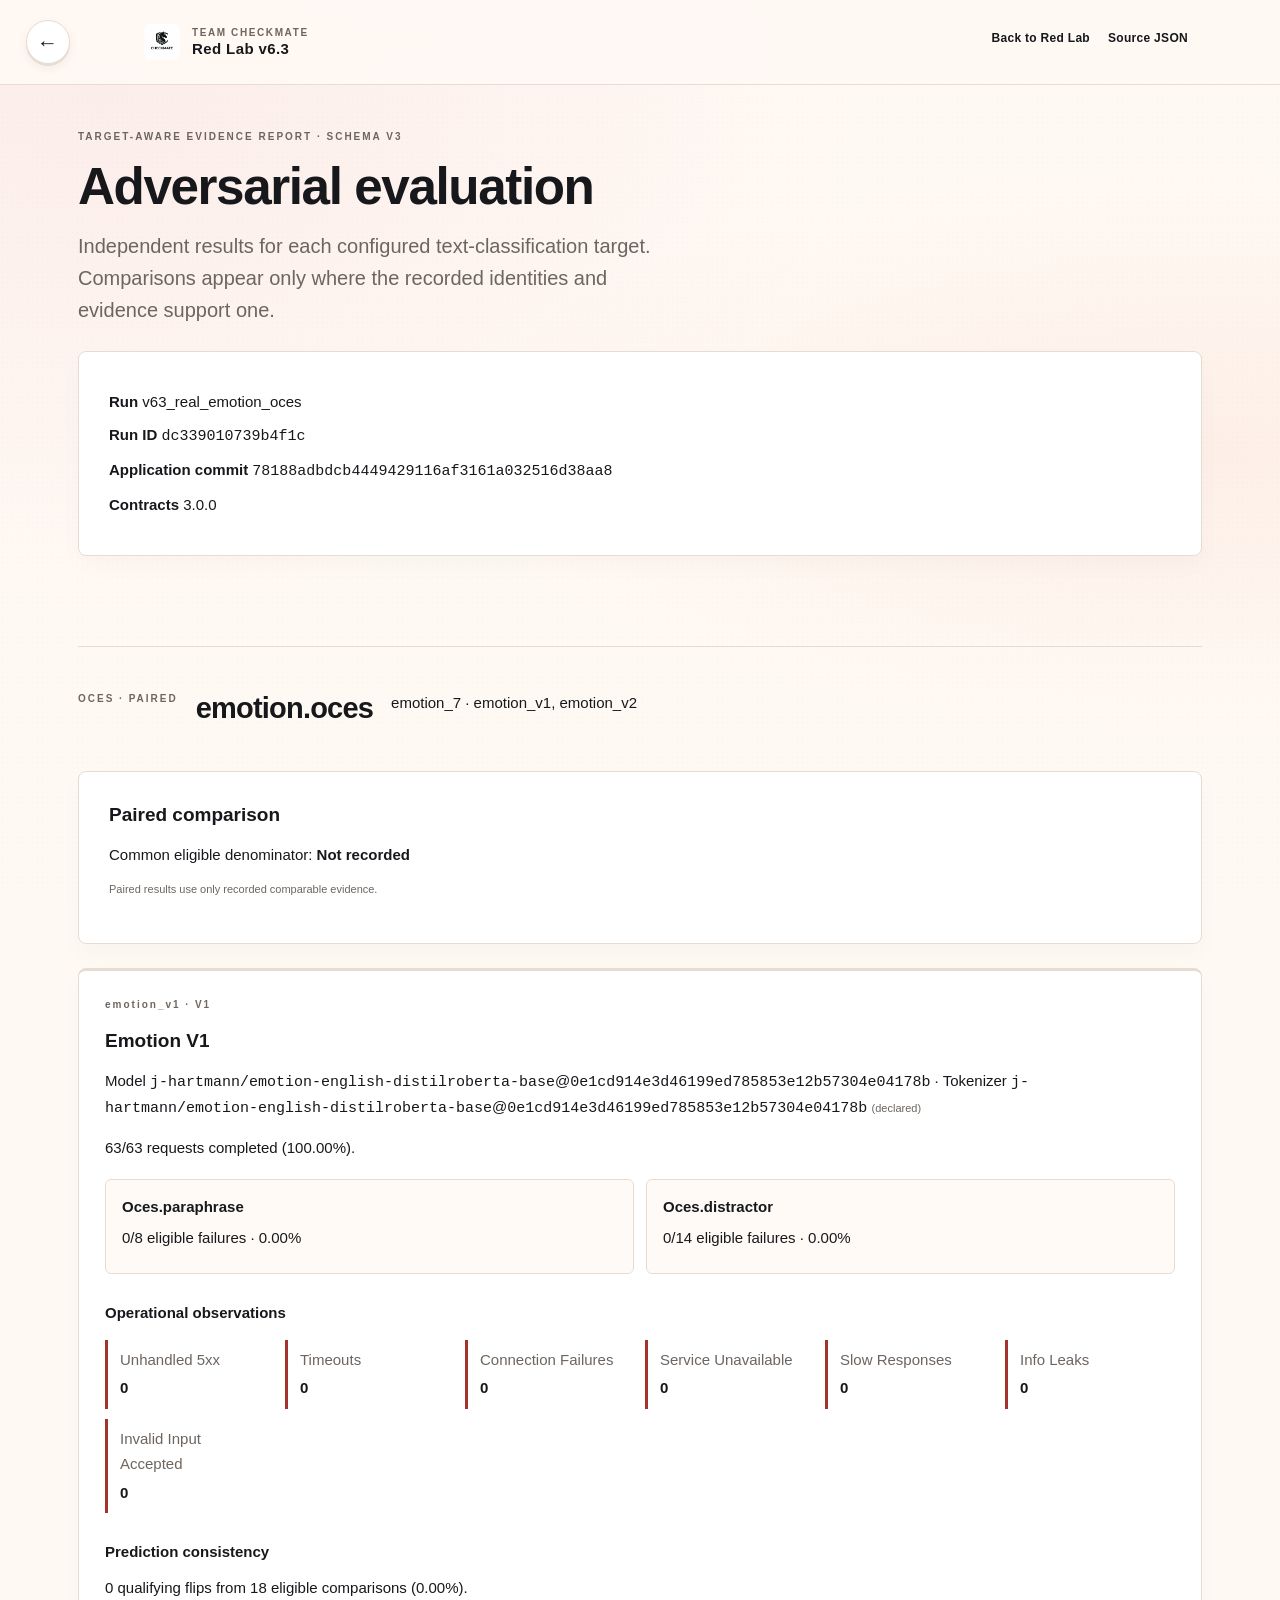
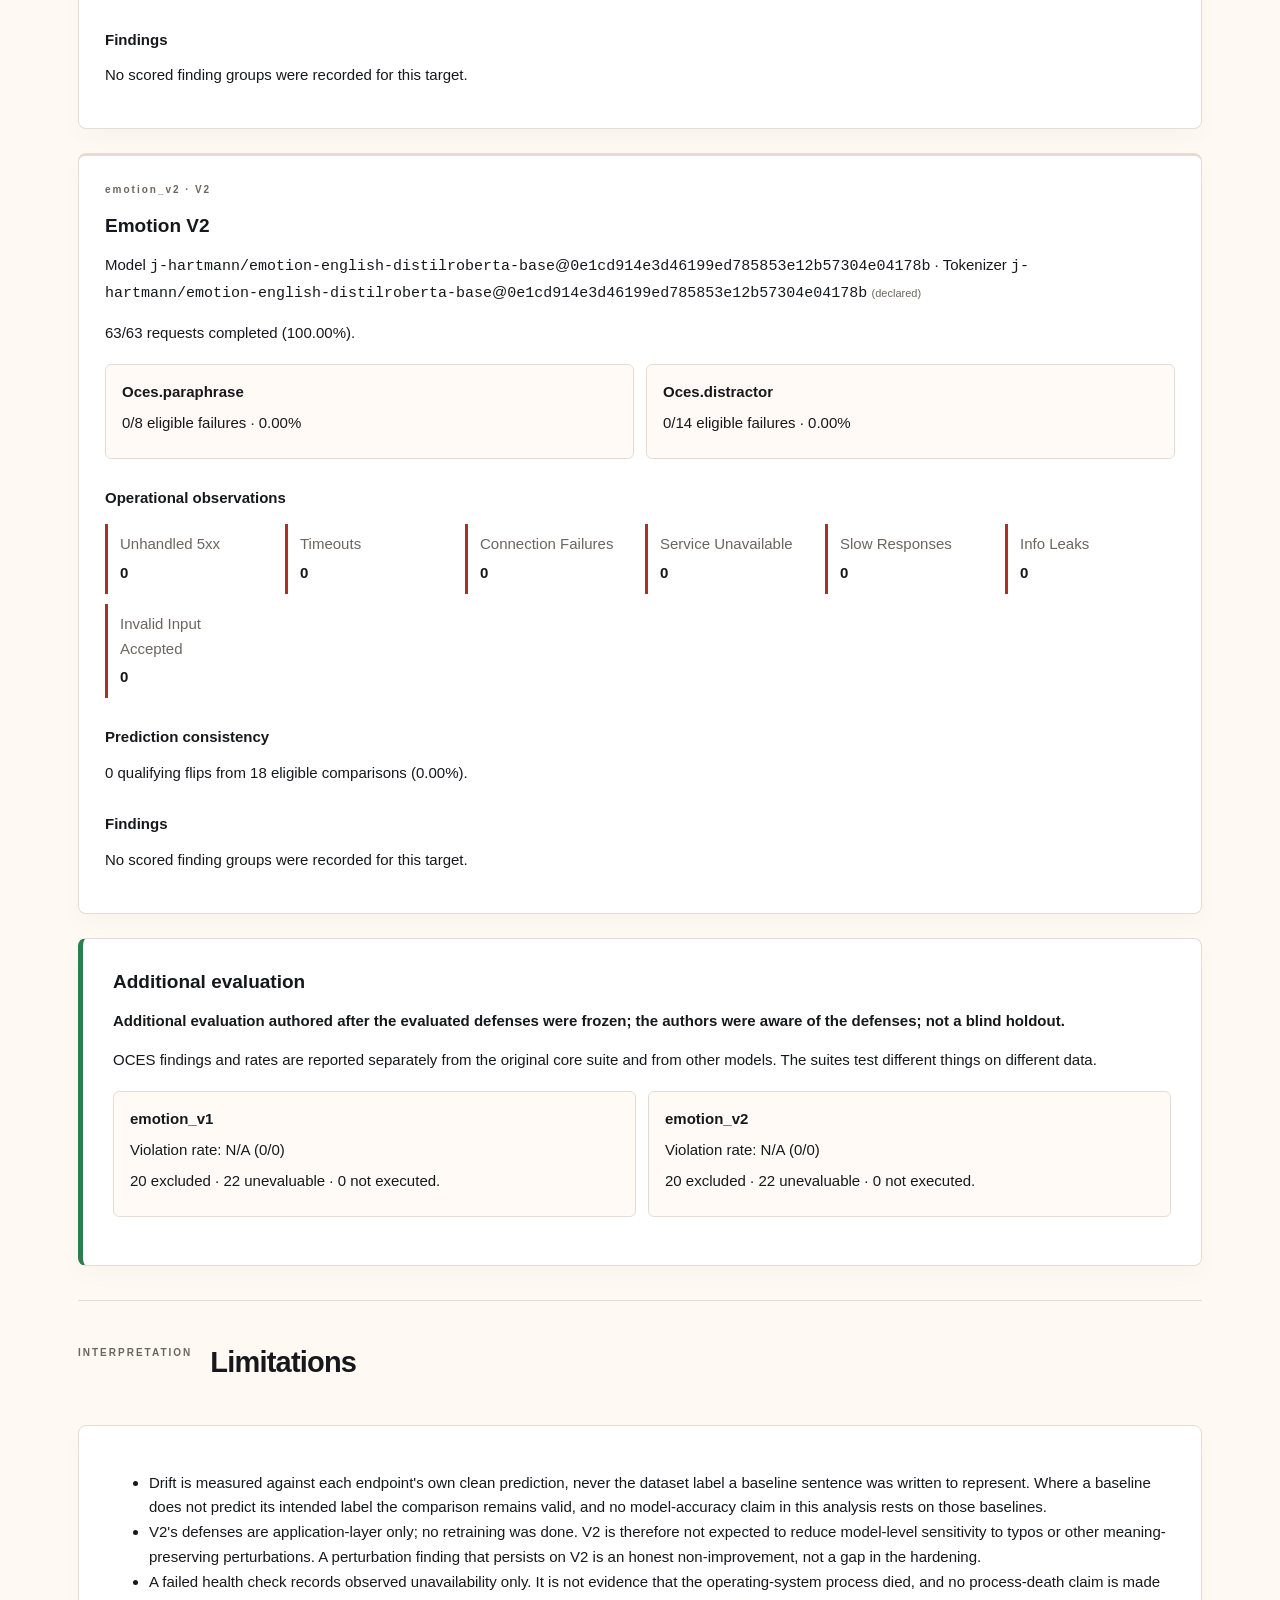
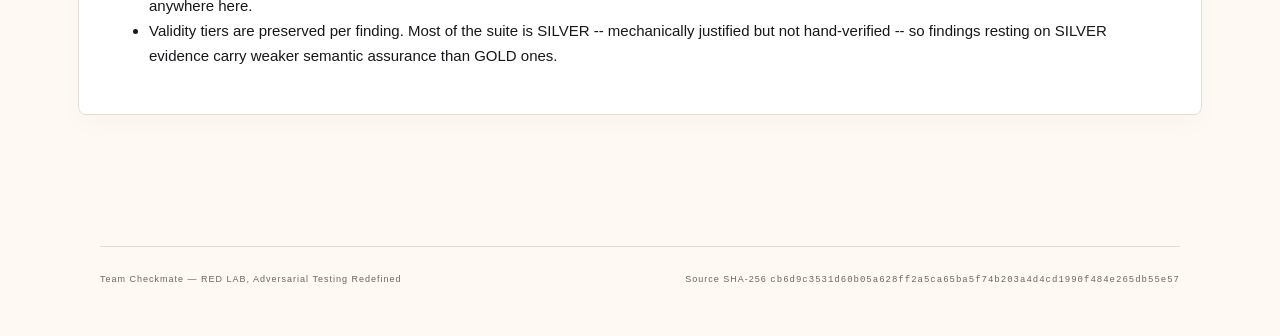
<file: artifacts/emotion_oces_v1/analysis/report.html>
<!doctype html>
<html lang="en">
<head>
  <meta charset="utf-8">
  <meta name="viewport" content="width=device-width, initial-scale=1">
  <meta http-equiv="Content-Security-Policy" content="default-src 'none'; style-src 'unsafe-inline'; img-src data:; base-uri 'none'; form-action 'none'">
  <meta name="description" content="Team Checkmate target-aware adversarial evaluation report.">
  <title>Technical Report | Red Lab</title>
  <style>:root {
  --rl-button-height: 48px; --rl-button-pad: 22px; --rl-button-font: 14px; color-scheme: light;
  /* Red Lab shared design tokens (System V5.1, refreshed V5.5) -- also defined in
     web/static/app.css; keep both in sync so the web app and generated reports read as one
     product. V5.5 palette: richer brand red, deeper charcoal, warmer paper/surface, a
     restrained citrus accent -- see app.css's token block for the full rationale. */
  --rl-red: #c6253d; --rl-red-dark: #971e32; --rl-charcoal: #17181c; --rl-charcoal-soft: #292a2f;
  --rl-paper: #fff9f4; --rl-surface: #ffffff;
  --rl-muted: #6d655f; --rl-border: #e7dcd3; --rl-accent: #e5622e; --rl-accent-soft: #fff0e5;
  --rl-warm-red: #d53a3e; --rl-citrus: #f0a33a;
  --rl-success: #2e7d4f; --rl-warning: #9a6b12;
  --rl-danger: #a5322c;
  /* Legacy names kept so the rest of this stylesheet did not need a full rewrite --
     --ink/--muted/--paper/--line have one meaning each and alias cleanly; --teal/--coral
     used to double as both "general brand accent" and "V1 vs V2" semantic colors, so those
     two are repointed at the closest single meaning (teal -> success/V2, coral -> danger/V1)
     and the handful of general-brand-accent uses are overridden individually below. */
  --ink: var(--rl-charcoal); --muted: var(--rl-muted); --paper: var(--rl-paper); --line: var(--rl-border);
  --teal: var(--rl-success); --coral: var(--rl-danger);
  --rl-radius-sm: 6px;
  --rl-shadow-sm: 0 1px 4px rgba(26, 27, 31, 0.06);
  /* Masthead-only tokens (System V5.4) -- mirrored in web/static/app.css with identical values
     so Home, Live Demo Results and Technical Report share one visual spec for the top bar.
     --report-nav-height is kept as an alias (not removed) so the scrollspy script below, which
     reads it via getComputedStyle, keeps working unchanged. */
  --rl-nav-height: 84px;
  --report-nav-height: var(--rl-nav-height);
  --rl-masthead-width: 1160px;
  --rl-masthead-pad-x: 32px;
  --rl-masthead-pad-y: 16px;
  --report-toc-width: 280px;
  --report-toc-collapsed-width: 56px;
}
* { box-sizing: border-box; }
[hidden] { display: none !important; }
html { scroll-behavior: auto; scroll-padding-top: 100px; }
@media (prefers-reduced-motion: no-preference) { html { scroll-behavior: smooth; } }
.skip-link {
  position: absolute; left: 12px; top: -60px; z-index: 100; background: var(--ink); color: #fff;
  padding: 10px 16px; border-radius: 4px; font-size: 12px; font-weight: 700; text-decoration: none;
  transition: top 0.15s ease;
}
.skip-link:focus { top: 12px; }
body { margin: 0; background: var(--paper); color: var(--ink); font: 15px/1.65 "Segoe UI", Arial, sans-serif; }
a { color: var(--rl-red); text-decoration-thickness: 1px; text-underline-offset: 3px; }
a:hover { color: #7e1a23; }
a:focus-visible, summary:focus-visible { outline: 3px solid var(--coral); outline-offset: 4px; }
.masthead { position: sticky; top: 0; z-index: 20; background: var(--paper); max-width: var(--rl-masthead-width); margin: auto; min-height: var(--rl-nav-height); padding: var(--rl-masthead-pad-y) var(--rl-masthead-pad-x); display: flex; align-items: center; gap: 36px; border-bottom: 1px solid var(--line); }
/* Frosted premium masthead (System V5.5) -- mirrors web/static/app.css's treatment so Home,
   Live Demo Results and the Technical Report read as one visual system at the top bar. */
@supports (backdrop-filter: blur(1px)) or (-webkit-backdrop-filter: blur(1px)) {
  .masthead { background: rgba(255, 249, 244, 0.90); backdrop-filter: blur(14px) saturate(140%); -webkit-backdrop-filter: blur(14px) saturate(140%); }
}
/* Circular Back control (System V5.5; mirrors app.css's .rl-back-btn exactly). */
.rl-back-btn { display: inline-flex; align-items: center; justify-content: center; width: 40px; height: 40px; border-radius: 50%; background: var(--rl-surface); border: 1px solid var(--line); color: var(--ink); font-size: 18px; line-height: 1; text-decoration: none; box-shadow: var(--rl-shadow-sm); flex: none; transition: border-color 0.15s ease, color 0.15s ease, transform 0.15s ease; }
.rl-back-btn:hover { border-color: var(--rl-red); color: var(--rl-red); transform: translateX(-2px); }
.rl-back-btn:focus-visible { outline: 3px solid var(--coral); outline-offset: 3px; }
.brand { display: flex; align-items: center; gap: 12px; color: var(--ink); text-decoration: none; white-space: nowrap; }
.brand-logo { height: 36px; width: 36px; object-fit: contain; display: block; border-radius: var(--rl-radius-sm); }
.brand-text { display: flex; flex-direction: column; line-height: 1.3; }
.brand-creator { font-size: 10px; font-weight: 700; letter-spacing: 1.6px; text-transform: uppercase; color: var(--muted); }
.brand-product { font-size: 14px; font-weight: 800; letter-spacing: 0.4px; color: var(--ink); }
.mark { font-size: 31px; line-height: 1; letter-spacing: -3px; }.mark span { color: var(--coral); }
.masthead nav { display: flex; align-items: center; flex-wrap: wrap; gap: 18px 25px; margin-left: auto; }
.masthead nav a, .downloads a { font-size: 13px; font-weight: 700; letter-spacing: 0.3px; text-decoration: none; }
.masthead nav a:not(.button), .downloads a:not(.button) {
  color: var(--ink); border-bottom: 2px solid transparent; padding-bottom: 4px;
}
.masthead nav a:not(.button):hover, .downloads a:not(.button):hover,
.masthead nav a[aria-current="page"] { color: var(--rl-red); border-bottom-color: var(--rl-red); }
.downloads { display: flex; align-items: center; gap: 23px; margin-left: auto; }.button { background: var(--ink); color: white; padding: 11px 17px; border-radius: 4px; }.button:hover { color: white; background: var(--rl-red); }

/* ---- report contents toggle (mobile-only top-bar button; System V5.3) ------------------ */
.toc-toggle {
  display: none; align-items: center; gap: 8px; font: inherit; font-size: 12px; font-weight: 700;
  color: var(--ink); background: #fff; border: 1px solid var(--line); border-radius: 4px;
  padding: 9px 13px; cursor: pointer;
}
.toc-toggle-bars, .toc-toggle-bars::before, .toc-toggle-bars::after {
  display: block; width: 16px; height: 2px; background: var(--ink); position: relative;
}
.toc-toggle-bars::before, .toc-toggle-bars::after { content: ""; position: absolute; left: 0; }
.toc-toggle-bars::before { top: -5px; }
.toc-toggle-bars::after { top: 5px; }
main { max-width: 1160px; padding: 0 40px; margin: auto; }
.hero { padding: 69px 0 49px; position: relative; }
.eyebrow { font-size: 10px; font-weight: 800; letter-spacing: 2px; line-height: 1.5; margin: 0 0 16px; color: var(--muted); }
h1 { font-size: 76px; line-height: 1.06; letter-spacing: -4px; font-weight: 650; margin: 0 0 26px; }h1 span { color: var(--rl-red); }
.page-identity { display: flex; flex-wrap: wrap; align-items: baseline; gap: 8px; font-size: 11px; font-weight: 700; letter-spacing: 1.4px; color: var(--muted); text-transform: uppercase; margin: 0 0 10px; }.page-identity .sep { opacity: .5; }
h1.page-title { font-size: 40px; letter-spacing: -1.4px; margin: 0 0 16px; }
.version-id-row { display: flex; flex-wrap: wrap; gap: 10px; margin: 4px 0 20px; }.version-id { font-size: 12px; font-weight: 700; padding: 6px 12px; border-radius: 4px; border: 1px solid var(--line); }.version-id.v1 { color: var(--rl-danger); border-color: #e6c3c6; background: #fbeef0; }.version-id.v2 { color: var(--rl-success); border-color: #c7e0d1; background: #eaf5ee; }
.home-link { display: inline-flex; align-items: center; gap: 6px; font-weight: 700; }
.deck { font-size: 19px; line-height: 1.6; max-width: 610px; margin: 0 0 25px; color: var(--muted); }
.hero-meta { display: flex; gap: 10px; flex-wrap: wrap; }.hero-meta span { font-size: 11px; border: 1px solid #cbd4ce; padding: 4px 11px; border-radius: 3px; font-weight: 600; }
.model { font-size: 11px; color: var(--muted); margin-top: 14px; overflow-wrap: anywhere; }
h2 { font-size: 29px; line-height: 1.2; letter-spacing: -.8px; margin: 0 0 15px; font-weight: 650; }h3 { font-size: 18px; line-height: 1.4; margin: 0 0 14px; }h4 { font-size: 15px; line-height: 1.5; margin: 20px 0 12px; }h5 { font-size: 11px; text-transform: uppercase; letter-spacing: 1px; margin: 0 0 5px; }p { margin: 0 0 14px; }
.verdict { padding: 32px; border-radius: 6px; background: var(--ink); color: white; }.verdict .eyebrow, .verdict .coverage-line, .verdict .caption { color: #c1d2cc; }.verdict h2 { font-size: 25px; }.verdict-heading { display: flex; align-items: center; justify-content: space-between; gap: 16px; }.verdict .eyebrow { margin-bottom: 7px; }
.badge { display: inline-block; border-radius: 3px; padding: 4px 9px; font-size: 10px; line-height: 1.5; font-weight: 700; white-space: nowrap; }.compatible { background: #33534e; color: #c8efdf; }.coverage-line { font-size: 11px; color: var(--muted); }
.metrics { display: flex; gap: 24px; margin: 24px 0; }.metric { flex: 1; border-left: 1px solid #496063; padding-left: 20px; }.metric:first-child { border: 0; padding-left: 0; }.metric strong { display: block; font-size: 49px; line-height: 1.1; font-weight: 600; letter-spacing: -2px; }.metric:first-child strong { color: #9dd9bd; }.metric:nth-child(2) strong { color: #f2ab93; }.metric span { font-size: 12px; display: block; margin: 10px 0 7px; font-weight: 600; }.metric small { font-size: 10px; line-height: 1.6; color: #c1d2cc; display: block; }
.caption { font-size: 11px; line-height: 1.6; color: var(--muted); }.verdict > .caption { margin-bottom: 0; }
.report-section { padding-top: 74px; }.section-heading { display: flex; gap: 18px; align-items: flex-start; margin-bottom: 30px; }.section-heading .eyebrow { margin-bottom: 8px; }.section-number { color: var(--coral); font: 12px Consolas, monospace; border-top: 2px solid var(--coral); padding-top: 8px; min-width: 28px; }.section-intro { max-width: 800px; color: var(--muted); font-size: 13px; }
.panel { background: #fff; border: 1px solid var(--line); border-radius: var(--rl-radius-sm); padding: 30px; margin-bottom: 24px; box-shadow: var(--rl-shadow-sm); }.panel-heading { display: flex; justify-content: space-between; align-items: center; gap: 10px; }.legend { display: flex; gap: 18px; font-size: 11px; }.legend span::before { content: ""; display: inline-block; height: 8px; width: 8px; margin-right: 6px; border-radius: 50%; }.v1-dot::before { background: var(--coral); }.v2-dot::before { background: var(--teal); }
table { width: 100%; border-collapse: collapse; font-size: 12px; table-layout: fixed; }th, td { padding: 11px 12px; border-bottom: 1px solid #e5e9e5; text-align: left; overflow-wrap: anywhere; vertical-align: top; }th:first-child, td:first-child { padding-left: 0; }thead th { color: var(--muted); font-size: 10px; font-weight: 700; text-transform: uppercase; letter-spacing: .6px; }tbody th { font-weight: 600; }table th:first-child { width: 48%; }.category-table th:first-child { width: 25%; }.category-table td { padding: 15px 22px; }.category-table tbody th { padding-top: 19px; }.rate-label { display: flex; justify-content: space-between; gap: 6px; margin-bottom: 8px; }.rate-label span { color: var(--muted); font-size: 10px; }.bar-track { height: 6px; background: #edf0eb; border-radius: 1px; }.bar { height: 6px; }.bar.v1 { background: var(--coral); }.bar.v2 { background: var(--teal); }
.version-section { margin-top: 30px; }.badge.v1 { background: #f5e6dd; color: #893b27; }.badge.v2 { background: #dfeee8; color: #135f53; }.two-up { display: flex; gap: 20px; }.two-up > .panel { width: 50%; }.big-stat { font-size: 38px; letter-spacing: -1px; line-height: 1.2; margin-bottom: 8px; font-weight: 650; }.big-stat span { color: var(--muted); font-size: 20px; font-weight: 400; }.drift-panel .big-stat { color: var(--teal); }.denominator { font-size: 12px; background: #edf4ee; border-left: 2px solid var(--teal); padding: 8px 10px; }
.facts { font-size: 11px; margin: 18px 0 0; }.facts div { display: flex; justify-content: space-between; gap: 10px; border-bottom: 1px solid #e5e9e5; padding: 5px 0; }.facts dd { margin: 0; font-weight: 650; }.facts dt { color: var(--muted); }
.audit-details { background: #eeeee6; border: 1px solid var(--line); padding: 15px 20px; border-radius: 4px; margin: 16px 0; font-size: 12px; scroll-margin-top: var(--report-nav-height); }.audit-details > summary { font-weight: 650; cursor: pointer; }.audit-details[open] > summary { margin-bottom: 20px; }.evidence { margin: 10px 0; font-size: 10px; }.evidence summary { cursor: pointer; color: var(--rl-red); font-weight: 600; }.evidence[open] summary { margin-bottom: 9px; }
.compact { font-size: 10px; }.compact th, .compact td { padding: 6px; }.compact th:first-child { width: 26%; }.compact code { font-size: 9px; }.confidence-table th:first-child, .baseline-table th:first-child, .diagnostic-table th:first-child { width: 65%; }.diagnostic-table th:nth-child(2) { width: 15%; }
.id-list { display: flex; flex-wrap: wrap; gap: 5px; margin: 10px 0; }.id-list code { background: #eff2ee; border: 1px solid #e0e6df; padding: 2px 5px; font-size: 9px; max-width: 100%; }code { font-family: Consolas, "Courier New", monospace; overflow-wrap: anywhere; word-break: break-word; unicode-bidi: plaintext; }
.version-title { margin: 30px 0 16px; }.version-title span { font-size: 12px; color: var(--muted); font-weight: 400; margin-left: 10px; }.finding-index { display: grid; grid-template-columns: 1fr 1fr; gap: 4px 20px; margin-bottom: 24px; }.finding-index a { font-size: 10px; overflow-wrap: anywhere; }
.finding { background: #fff; padding: 27px; border: 1px solid var(--line); border-left: 3px solid #b9c9bf; border-radius: 4px; margin-bottom: 17px; font-size: 12px; }.finding-top { display: flex; align-items: center; flex-wrap: wrap; gap: 9px; }.finding-id { font: 11px Consolas, monospace; color: var(--muted); margin-right: auto; }.finding h4 { font-size: 17px; margin-top: 17px; overflow-wrap: anywhere; }.finding-tags { font-size: 10px; color: var(--muted); overflow-wrap: anywhere; }.severity-critical { background: #f3d8dd; color: #8b203e; }.severity-high { background: #f8e3d5; color: #8c391b; }.severity-medium { background: #f5edcb; color: #69510b; }.severity-low { background: #e9eee9; color: #435a4b; }.status-resolved { background: #dfeee5; color: #1b6045; }.status-remaining { background: #e7e9f1; color: #424d7c; }.status-unavailable { background: #f3ead6; color: #745915; }.status-new { background: #f4dfe3; color: #8c2d48; }
.qualification { color: #67571f; background: #faf6e8; padding: 10px 12px; font-size: 11px; }.remediation { background: #f0f5f1; padding: 14px; margin: 18px 0; }.remediation p { margin: 0; }.case-comparison { border-top: 1px solid var(--line); margin-top: 16px; padding-top: 12px; }
.notice { background: #e7efe9; padding: 18px; border: 1px solid #bccdbf; border-radius: 4px; font-size: 12px; }.warning { background: #faf0d8; border-color: #dfcba0; color: #58461c; }.notice .eyebrow, .notice .coverage-line { color: #705c2c; }
.demo-highlights { margin: 26px 0; }.demo-highlights .notice { margin-bottom: 14px; }.demo-card h3 { margin-top: 4px; }.demo-preview { background: #f5f4ee; border: 1px solid var(--line); border-radius: 4px; padding: 10px 12px; font-size: 10px; white-space: pre-wrap; overflow-wrap: anywhere; max-height: 120px; overflow-y: auto; margin: 0 0 14px; }.demo-text { font-size: 13px; }.demo-text span { font-family: Consolas, "Courier New", monospace; overflow-wrap: anywhere; unicode-bidi: plaintext; }.demo-original { background: #eef3ee; padding: 2px 4px; border-radius: 2px; }.demo-attacked { background: #fbe9e4; padding: 2px 4px; border-radius: 2px; }.demo-transition { font-size: 16px; margin: 10px 0; }
.crash-note { font-style: italic; margin: 12px 0 0; padding-top: 8px; border-top: 1px dashed var(--line); }
mark.demo-mark { background: #f6c453; color: #3a2c05; padding: 0 1px; border-radius: 2px; font-weight: 700; unicode-bidi: plaintext; }
.partial-banner { background: var(--rl-surface); border: 1px solid var(--line); border-left: 4px solid var(--rl-red); padding: 22px 27px; border-radius: 6px; margin: 22px 0; }.partial-banner .eyebrow { color: var(--rl-warning); margin-bottom: 8px; }.partial-banner h2 { font-size: 22px; margin-bottom: 10px; color: var(--ink); }.partial-banner p { color: var(--muted); font-size: 12px; max-width: 760px; }.partial-banner code { background: #efece2; color: var(--ink); padding: 1px 5px; border-radius: 3px; }.partial-banner .coverage-line { color: var(--muted); margin: 8px 0 0; }
.metrics-row { display: flex; gap: 18px; margin: 18px 0; flex-wrap: wrap; }.metric-tile { flex: 1; min-width: 130px; background: #fff; border: 1px solid var(--line); border-radius: 5px; padding: 16px 18px; }.metric-tile strong { display: block; font-size: 34px; letter-spacing: -1px; font-weight: 650; }.metric-tile span { font-size: 11px; color: var(--muted); font-weight: 600; }
.pipeline { display: flex; flex-wrap: wrap; gap: 8px; margin: 0 0 26px; }.pipeline span { font-size: 10px; border-bottom: 2px solid #a7c2b7; padding: 8px; }.pipeline span:not(:last-child)::after { content: " →"; color: var(--muted); margin-left: 8px; }.defenses, .limitations { padding-left: 20px; font-size: 12px; }.defenses li, .limitations li { margin: 12px 0; }.provenance { padding: 28px 0; border-top: 1px solid var(--line); margin-top: 30px; font-size: 12px; scroll-margin-top: var(--report-nav-height); }.hash { font-size: 10px; display: block; margin-bottom: 20px; }
footer { max-width: 1080px; margin: 35px auto 0; padding: 25px 0 35px; border-top: 1px solid var(--line); display: flex; justify-content: space-between; font-size: 9px; letter-spacing: 1px; color: var(--muted); }.sr-only { position: absolute; width: 1px; height: 1px; padding: 0; margin: -1px; overflow: hidden; clip: rect(0,0,0,0); white-space: nowrap; border: 0; }

/* ---- experiment / endpoint-intro (System V5.3) ------------------------------------------ */
.report-kicker { font-size: 13px; font-weight: 800; letter-spacing: 1.4px; text-transform: uppercase; color: var(--rl-red); margin: 0 0 16px; }
.same-model-note { font-size: 14px; margin: 0 0 20px; }
.endpoint-pair { display: flex; gap: 20px; }
.endpoint-card { flex: 1; min-width: 0; border-top: 3px solid var(--line); }
.endpoint-card.v1 { border-top-color: var(--rl-danger); background: #fbf1ee; }
.endpoint-card.v2 { border-top-color: var(--rl-success); background: #eef6f0; }
.endpoint-card .version-id { display: inline-block; margin-bottom: 16px; }
.endpoint-traits { list-style: none; margin: 0 0 20px; padding: 0; font-size: 13px; }
.endpoint-traits li { padding: 7px 0 7px 20px; border-bottom: 1px solid #eef0ec; position: relative; }
.endpoint-traits li::before { content: "\2022"; position: absolute; left: 4px; color: var(--muted); }
.endpoint-metrics { display: flex; gap: 20px; }
.endpoint-metric strong { display: block; font-size: 26px; font-weight: 650; letter-spacing: -0.5px; }
.endpoint-metric span { display: block; font-size: 11px; color: var(--muted); margin-top: 4px; }

/* ---- remediation summary ------------------------------------------------------------------ */
.remediation-list { list-style: none; margin: 0; padding: 0; }
.remediation-list li { background: #f0f5f1; border-left: 3px solid var(--rl-success); padding: 12px 16px; margin-bottom: 10px; font-size: 13px; border-radius: 0 4px 4px 0; }

/* ---- report contents sidebar / mobile drawer (System V5.3) ------------------------------
   Desktop: a real sticky grid column -- collapsing narrows it to a rail, it never overlays
   the report. Mobile/tablet: a slide-out drawer with a backdrop, controlled by the top bar's
   Contents button. Both states share the same markup; only .report-shell/.report-toc classes
   (toggled from the inline script at the end of the document) decide which behavior applies. */
.report-shell { max-width: 1320px; margin: auto; display: grid; grid-template-columns: var(--report-toc-width) 1fr; align-items: start; gap: 0; }
.report-shell > main { min-width: 0; }
.report-shell.toc-collapsed { grid-template-columns: var(--report-toc-collapsed-width) 1fr; }

/* The sidebar is a flex column so the collapse control (and, on mobile, the drawer's
   title/close bar) stays pinned in a non-scrolling head region regardless of how tall the
   Report Contents list gets -- only .toc-scroll scrolls internally (System V5.3 fix: the
   collapse button used to live at the bottom of the whole scrolling area and could require
   scrolling a long TOC to reach). */
.report-toc {
  position: sticky; top: var(--report-nav-height); align-self: start;
  height: calc(100vh - var(--report-nav-height));
  display: flex; flex-direction: column;
  border-right: 1px solid var(--line); background: var(--paper);
}
.toc-sticky-head { flex: none; padding: 18px 18px 14px 48px; border-bottom: 1px solid var(--line); }
.toc-head { display: none; }
.toc-scroll { flex: 1 1 auto; min-height: 0; overflow-y: auto; padding: 18px 18px 24px 48px; }
.toc-title { font-size: 11px; font-weight: 800; letter-spacing: 1.4px; text-transform: uppercase; color: var(--muted); margin: 0 0 16px; }
.toc-list { list-style: none; margin: 0; padding: 0; }
.toc-group { margin-bottom: 6px; }
.toc-group-toggle {
  display: flex; align-items: center; width: 100%; text-align: left; font: inherit; font-size: 11px;
  font-weight: 800; letter-spacing: 0.6px; text-transform: uppercase; color: var(--ink);
  background: none; border: none; cursor: pointer; padding: 8px 4px;
}
.toc-group-toggle::before { content: "\25BE"; display: inline-block; margin-right: 8px; color: var(--muted); transition: transform 0.15s ease; }
.toc-group-toggle[aria-expanded="false"]::before { transform: rotate(-90deg); }
.toc-sublist { list-style: none; margin: 0 0 8px; padding: 0; }
.toc-sublist a {
  display: block; padding: 7px 4px 7px 20px; font-size: 12.5px; font-weight: 600; color: var(--ink);
  text-decoration: none; border-left: 2px solid transparent; overflow-wrap: anywhere;
}
.toc-sublist a:hover { color: var(--rl-red); }
.toc-sublist a.is-active { color: var(--rl-red); border-left-color: var(--rl-red); font-weight: 800; }
.toc-collapse-btn {
  display: flex; align-items: center; gap: 8px; font: inherit; font-size: 11px;
  font-weight: 700; color: var(--muted); background: none; border: 1px solid var(--line); border-radius: 4px;
  padding: 8px 10px; cursor: pointer;
}
.toc-collapse-btn:hover { color: var(--ink); border-color: var(--muted); }
.toc-collapse-icon { transition: transform 0.15s ease; }

/* ---- judging rubric navigation layer (System V5.5) --------------------------------------
   A small, restrained reference in the sidebar mapping the competition rubric's five
   dimensions to the report sections that genuinely support them -- not a replacement for
   the report's own information architecture, just a faster way in for a judge who already
   knows what they're scoring. Five muted tonal accents derived from the brand palette
   (never the V2 semantic green, so this never reads as a pass/fail signal); every chip
   carries a text label, never color alone. */
.rubric-fit { --rubric-color: #c6253d; }
.rubric-relevance { --rubric-color: #7a2230; }
.rubric-prototype { --rubric-color: #9c5219; }
.rubric-depth { --rubric-color: #93690c; }
.rubric-innovation { --rubric-color: #6a4a68; }

.rubric-block { margin-top: 22px; padding-top: 18px; border-top: 1px solid var(--line); }
.rubric-title { font-size: 11px; font-weight: 800; letter-spacing: 1.4px; text-transform: uppercase; color: var(--muted); margin: 0 0 12px; }
.rubric-list { list-style: none; margin: 0; padding: 0; display: grid; gap: 6px; }
.rubric-link {
  display: flex; align-items: center; gap: 9px; padding: 7px 8px; border-radius: 4px;
  font-size: 12px; font-weight: 700; color: var(--ink); text-decoration: none;
  border-left: 3px solid var(--rubric-color);
}
.rubric-link:hover { background: #efece2; }
.rubric-link .rubric-pct { margin-left: auto; color: var(--muted); font-weight: 600; font-size: 11px; }

/* In-content marker chip -- a small eyebrow-adjacent label, not a badge flood. Used on at
   most one place per rubric dimension (brief: "do not mechanically assign every paragraph"). */
.rubric-chip {
  display: inline-flex; align-items: center; gap: 6px; font-size: 10px; font-weight: 800;
  letter-spacing: 0.6px; text-transform: uppercase; color: var(--rubric-color);
  border: 1px solid var(--rubric-color); border-radius: 999px; padding: 3px 10px;
  margin: 0 0 10px;
}
.rubric-chip::before { content: ""; width: 6px; height: 6px; border-radius: 50%; background: var(--rubric-color); }
/* .verdict has a dark ink background -- the default rubric-color values are tuned for
   light panels and fail contrast there, so this one placement gets a lighter tint of the
   same hue instead of the shared --rubric-color (System V5.5 contrast fix). */
.verdict .rubric-chip { color: #e9dee8; border-color: #e9dee8; }
.verdict .rubric-chip::before { background: #e9dee8; }

@media (max-width: 760px) { .rubric-block { display: none; } }

/* Collapsed rail: hide the label text, keep the toggle (in the sticky head, always visible
   regardless of scroll position) reachable/labelled for AT. */
.report-shell.toc-collapsed .toc-title,
.report-shell.toc-collapsed .rubric-block,
.report-shell.toc-collapsed .toc-list,
.report-shell.toc-collapsed .toc-collapse-label { display: none; }
.report-shell.toc-collapsed .toc-sticky-head { padding: 18px 8px 14px; }
.report-shell.toc-collapsed .toc-scroll { padding: 18px 8px 24px; }
.report-shell.toc-collapsed .toc-collapse-icon { transform: rotate(180deg); }

.toc-close, .toc-toggle-inline { display: none; }
.toc-backdrop { display: none; }

@media (prefers-reduced-motion: reduce) {
  .report-toc, .toc-group-toggle::before, .toc-collapse-icon { transition: none !important; }
}

@media (max-width: 760px) {
  .masthead { padding: 18px 22px; flex-wrap: wrap; gap: 16px; }.masthead nav { order: 3; width: 100%; margin: 0; gap: 14px 20px; }.brand-logo { height: 24px; width: 24px; }.downloads a { font-size: 10px; }.brand-creator { font-size: 8px; letter-spacing: 1px; }.brand-product { font-size: 11px; }main { padding: 0 22px; }.hero { padding-top: 42px; }h1 { font-size: 53px; letter-spacing: -2.5px; }h1.page-title { font-size: 30px; letter-spacing: -1px; }.deck { font-size: 17px; }.verdict { padding: 24px; }.verdict-heading { display: block; }.verdict-heading .badge { margin-bottom: 14px; }.metrics { flex-wrap: wrap; gap: 23px 0; }.metric { flex-basis: 50%; padding-right: 10px; }.metric:nth-child(3) { border: 0; padding-left: 0; }.metric strong { font-size: 40px; }.two-up { display: block; }.two-up > .panel { width: 100%; }.panel { padding: 19px; }h2 { font-size: 24px; }.category-table td { padding: 14px 8px; }.category-table th:first-child { width: 29%; }.rate-label { display: block; }.rate-label span { display: block; }.compact { font-size: 9px; }.compact th, .compact td { padding: 4px; }.compact thead th { letter-spacing: 0; font-size: 8px; }.finding-index { grid-template-columns: 1fr; }.finding { padding: 20px; }footer { margin: 25px 22px 0; display: block; }footer a { display: block; margin-top: 10px; }
  .endpoint-pair { flex-direction: column; }

  .report-shell { display: block; }
  .report-shell.toc-collapsed { display: block; }
  .toc-toggle { display: inline-flex; order: 2; }
  .downloads { order: 3; width: 100%; margin: 0; justify-content: flex-end; gap: 13px; }
  .toc-collapse-btn { display: none; }
  .report-toc {
    position: fixed; top: 0; left: 0; bottom: 0; z-index: 60; width: 84vw; max-width: 320px;
    height: 100vh; box-shadow: 4px 0 24px rgba(23, 25, 29, 0.25);
    transform: translateX(-100%); transition: transform 0.2s ease;
  }
  .report-toc.is-open { transform: translateX(0); }
  .toc-sticky-head { padding: 20px 20px 16px; }
  .toc-scroll { padding: 16px 20px 24px; }
  .toc-head { display: flex; align-items: center; justify-content: space-between; }
  .toc-close {
    display: inline-flex; align-items: center; justify-content: center; width: 32px; height: 32px;
    font-size: 18px; background: none; border: 1px solid var(--line); border-radius: 4px; cursor: pointer;
  }
  .toc-backdrop {
    display: block; position: fixed; inset: 0; background: rgba(23, 25, 29, 0.45); z-index: 55;
  }
}
@media (prefers-reduced-motion: reduce) and (max-width: 760px) {
  .report-toc { transition: none !important; }
}
@page { size: A4; margin: 17mm 16mm 18mm; @bottom-left { content: "TEAM CHECKMATE  /  ROBUSTNESS REPORT"; font: 8px "Segoe UI", sans-serif; color: #53676b; } @bottom-right { content: counter(page) " / " counter(pages); font: 9px "Segoe UI", sans-serif; color: #53676b; } }
@media print {
  html { scroll-behavior: auto; }body { background: white; font-size: 10px; line-height: 1.5; }main { max-width: none; padding: 0; }.masthead { position: static; padding: 0 0 12px; }.masthead nav, .downloads, footer { display: none; }
  /* System V5.3: the interactive sidebar/drawer is a web-only feature -- print returns to
     the original single-column, full-width report layout with no interactive chrome. */
  .skip-link, .toc-toggle, .report-toc, .toc-backdrop { display: none !important; }
  .report-shell, .report-shell.toc-collapsed { display: block; max-width: none; }
  .report-shell > main { min-width: 0; }.brand-logo { height: 22px; width: 22px; }.brand-creator { font-size: 7px; }.brand-product { font-size: 9px; }.hero { padding: 30px 0 20px; }h1 { font-size: 53px; letter-spacing: -2px; }h1.page-title { font-size: 26px; }.page-identity { font-size: 9px; }.version-id-row { gap: 6px; }.version-id { font-size: 10px; padding: 4px 8px; }.deck { font-size: 14px; max-width: 450px; }.hero-meta span, .model { font-size: 9px; }.eyebrow { font-size: 8px; }.verdict { padding: 22px; }.verdict h2 { font-size: 20px; }.metrics { gap: 15px; }.metric { padding-left: 14px; }.metric strong { font-size: 36px; }.metric span { font-size: 10px; }.metric small { font-size: 8px; }.caption, .coverage-line { font-size: 9px; }.report-section { padding-top: 28px; break-before: page; }h2 { font-size: 23px; }h3 { font-size: 15px; }h4 { font-size: 12px; }.section-heading { margin-bottom: 16px; }.panel { padding: 17px; margin-bottom: 14px; }.panel, .two-up, .verdict, .partial-banner, .metric-tile { break-inside: avoid; }.partial-banner { padding: 16px; margin: 14px 0; }.partial-banner h2 { font-size: 18px; }.metrics-row { gap: 12px; }.metric-tile { padding: 10px 12px; }.metric-tile strong { font-size: 26px; }.demo-preview { max-height: 90px; }.panel-heading { display: block; }.legend { margin-bottom: 8px; }.two-up { gap: 14px; }.big-stat { font-size: 30px; }.facts { font-size: 9px; }.denominator { font-size: 10px; }table { font-size: 10px; }thead { display: table-header-group; }tr { break-inside: avoid; }th, td { padding: 7px; }thead th { font-size: 8px; }.category-table td { padding: 10px 16px; }.rate-label span { font-size: 9px; }.section-intro { font-size: 10px; }
  details { display: block; }details > :not(summary) { display: block !important; }summary { display: block; list-style: none; break-after: avoid; }summary::before { content: "+ "; }details[open] summary::before { content: ""; }.audit-details { padding: 13px; font-size: 10px; background: #f5f5f0; }.audit-details > summary { margin-bottom: 10px; }.evidence { font-size: 9px; }.compact { font-size: 8px; }.compact th, .compact td { padding: 4px; }.compact code { font-size: 7.5px; }.compact thead th { font-size: 7px; letter-spacing: 0; }.audit-details table { display: table !important; }.id-list { display: block; }.id-list code { display: inline; border: 0; background: none; font-size: 7.5px; padding: 0; }.id-list code::after { content: "; "; }.finding-index { display: block; columns: 2; column-gap: 20px; }.finding-index a { display: block; font-size: 8px; margin-bottom: 4px; }.finding { padding: 17px; font-size: 10px; break-inside: auto; }.finding-top, .finding h4, .finding-tags, h2, h3, h4, h5 { break-after: avoid; }.finding h4 { font-size: 14px; }.finding-tags { font-size: 8px; }.finding-id { font-size: 9px; }.badge { font-size: 8px; }.qualification { font-size: 9px; padding: 8px; }.remediation { break-inside: avoid; padding: 10px; }.remediation h5 { font-size: 9px; }.case-comparison { margin-top: 10px; padding-top: 8px; }.pipeline { gap: 0; }.pipeline span { font-size: 8px; }.limitations, .defenses { font-size: 10px; }.notice { font-size: 10px; }.provenance { font-size: 10px; }.hash { font-size: 8px; }a { text-decoration: none; }.version-title { break-after: avoid; }
}

/* V5.5 closure: outer viewport material, inner content measure, independent Back. */
@media screen {
  body {
    background-color: var(--rl-paper);
    background-image: radial-gradient(ellipse at 8% 10%, rgba(198,37,61,.055), transparent 46%),
      radial-gradient(ellipse at 94% 50%, rgba(229,98,46,.065), transparent 45%),
      radial-gradient(rgba(47,39,32,.025) .55px, transparent .55px);
    background-size: auto, auto, 5px 5px;
    background-attachment: fixed;
  }
  .masthead { width: 100%; max-width: none; margin: 0; padding: 0; display: block; z-index: 40; }
  .masthead-inner {
    width: 100%; max-width: var(--rl-masthead-width); min-height: var(--rl-nav-height);
    margin: auto; padding: 16px 32px; display: flex; align-items: center; gap: 24px;
  }
  .has-back .masthead-inner { padding-left: 84px; }
  .masthead > .rl-back-btn {
    position: absolute; left: clamp(12px, 2vw, 28px); top: 20px;
    width: 44px; height: 44px; margin: 0; padding: 0; font-size: 21px;
    border: 1px solid var(--rl-border); border-radius: 50%;
    background: var(--rl-surface); box-shadow: 0 2px 0 var(--rl-border), 0 4px 12px #241d1310;
    display: inline-flex; align-items: center; justify-content: center; text-decoration: none;
    color: var(--rl-charcoal); transition: color 140ms, border-color 140ms, box-shadow 140ms;
  }
  .masthead > .rl-back-btn:hover { color: var(--rl-red); border-color: var(--rl-red); transform: none; box-shadow: 0 2px 0 var(--rl-red), 0 4px 12px #241d1310; }
  .masthead > .rl-back-btn:active { box-shadow: none; }
  .masthead > .rl-back-btn[hidden] { display: none; }
  .button {
    display: inline-flex; align-items: center; justify-content: center; min-height: var(--rl-button-height);
    height: auto; padding: 10px var(--rl-button-pad); border-radius: var(--rl-radius-sm);
    border: 1px solid transparent; font: 700 var(--rl-button-font)/1.3 "Segoe UI", Arial, sans-serif;
    text-decoration: none; cursor: pointer;
    transition: background 140ms, color 140ms, border-color 140ms, box-shadow 140ms, transform 140ms;
  }
  .button.primary { background: var(--rl-red); color: #fff; }
  .button.secondary, .downloads .button { background: var(--rl-charcoal); color: #fff; }
  .button.ghost, .button.tertiary { min-height: var(--rl-button-height); height: auto; padding: 10px var(--rl-button-pad); font-size: var(--rl-button-font); background: transparent; color: var(--rl-charcoal); border-color: var(--rl-border); }
  .button.tertiary { border-color: var(--rl-red); color: var(--rl-red); background: var(--rl-surface); }
  .button.ghost:hover, .button.tertiary:hover { color: var(--rl-red); border-color: var(--rl-red); background: #fff8f4; }
  .button:active { transform: translateY(1px); box-shadow: none; }
  .button:disabled { opacity: .6; cursor: wait; }
  :is(a, button, summary, textarea):focus-visible { outline: 3px solid var(--rl-red); outline-offset: 4px; }
  .brand-product { font-size: 15px; }
  .brand-creator { font-size: 10px; }
  .nav-toggle { margin-left: auto; }
  @media (max-width: 1000px) {
    .masthead-inner { gap: 18px; padding-right: 20px; }
    .primary-nav { gap: 18px; }
  }
  @media (max-width: 760px) {
    .masthead-inner { padding: 12px 18px; min-height: 84px; gap: 12px; }
    .has-back .masthead-inner { padding-left: 72px; }
    .brand-logo { width: 30px; height: 30px; }
    .brand { gap: 9px; }
    .brand-product { font-size: 13px; }
    .brand-creator { font-size: 9px; letter-spacing: 1px; }
  }
  @media (prefers-reduced-motion: reduce) {
    *, *::before, *::after { animation: none !important; transition: none !important; scroll-behavior: auto !important; }
  }
}

/* Readable comparisons: grouped bars, shared scale, explicit rates and denominators. */
.comparison-chart { margin: 24px 0 8px; }
.comparison-chart figcaption { font-size: 20px; font-weight: 750; letter-spacing: -.4px; margin-bottom: 8px; }
.chart-axis { display: flex; justify-content: space-between; margin: 24px 160px 6px 32px; font-size: 10px; color: var(--muted); }
.chart-category { padding: 14px 0; border-bottom: 1px solid var(--line); }
.chart-category h4 { margin: 0 0 10px; font-size: 14px; }
.chart-row { display: grid; grid-template-columns: 24px minmax(0, 1fr) 152px; gap: 8px; align-items: center; margin: 9px 0; }
.chart-version { font-size: 11px; font-weight: 800; }
.chart-version.v1 { color: var(--coral); } .chart-version.v2 { color: var(--teal); }
.chart-track { height: 20px; border-left: 1px solid #b8b2aa; border-right: 1px solid #b8b2aa;
 background: repeating-linear-gradient(to right, transparent 0, transparent calc(25% - 1px), #e7dcd3 25%), #eeeae4; }
.chart-bar { display: block; height: 100%; }
.chart-bar.v1 { background: var(--coral); } .chart-bar.v2 { background: var(--teal); }
.chart-value { font-size: 14px; line-height: 1.3; font-variant-numeric: tabular-nums; }
.chart-value small { display: block; font-size: 10px; color: var(--muted); margin-top: 2px; }
.chart-data { margin-top: 24px; font-size: 12px; }
.chart-data summary { cursor: pointer; font-weight: 700; padding: 10px 0; }
@media screen {
  html { scroll-behavior: auto; scroll-padding-top: calc(var(--report-nav-height) + 16px); }
  .audit-details, .provenance { scroll-margin-top: 0; }
  .masthead-inner { gap: 22px; }
  .masthead nav { gap: 16px; flex-wrap: nowrap; }
  .masthead nav a, .downloads a { font-size: 12px; }
  .downloads { gap: 18px; }
  .downloads .button { white-space: nowrap; font-size: 12px; }
  .report-menu-toggle { display: none; }
  .report-shell { max-width: 1440px; }
  .report-shell > main { width: 100%; padding: 0 34px; }
  .report-toc { background: #fff9f4f0; }
  .toc-sticky-head { padding: 18px 20px; }
  .toc-scroll { padding: 16px 20px 24px; scrollbar-width: thin; scrollbar-color: #a9a199 transparent; }
  .toc-sublist a { font-size: 13px; padding: 8px 8px 8px 14px; border-radius: 0 4px 4px 0; transition: color 100ms, background-color 100ms; }
  .toc-sublist a.is-active { background: #c6253d0c; border-left-width: 3px; }
  .toc-group-toggle { font-size: 11px; }
  .toc-collapse-btn { min-height: 40px; padding: 8px 14px; font-size: 12px; }
  .rubric-block { background: #ffffffb0; border: 1px solid var(--line); padding: 16px 12px; border-radius: 5px; }
  .rubric-link { font-size: 12px; }
  .rubric-prototype, .rubric-depth { font-weight: 800; }
  .hero { padding-top: 44px; padding-bottom: 32px; }
  h1.page-title { font-size: clamp(32px, 4vw, 52px); }
  .hero .deck { font-size: 20px; }
  .panel { border-radius: 8px; background: #ffffff; box-shadow: 0 10px 25px #30201506; }
  .report-section { padding-top: 44px; }
  .section-heading { margin-bottom: 30px; }
  .panel h3 { font-size: 19px; }
  .partial-banner { background: #ffffff; border-top: 1px solid var(--line); box-shadow: 0 8px 24px #30201506; }
  .endpoint-card { padding: 26px; }
  .verdict { border-radius: 8px; }
  .finding { border-radius: 6px; }
  .rubric-chip { font-size: 10px; }
  @media (max-width: 1200px) {
    .masthead-inner { flex-wrap: wrap; column-gap: 16px; }
    .masthead nav { order: 3; width: 100%; margin: 0; padding: 8px 0 0; justify-content: flex-end; }
    .masthead:has(#report-menu) { --rl-nav-height: 118px; }
  }
  @media (max-width: 760px) {
    .masthead-inner { padding-bottom: 12px; gap: 12px; }
    .downloads { order: 3; width: 100%; justify-content: flex-start; gap: 16px; }
    .downloads a { font-size: 11px; }
    .downloads .button { min-height: 40px; padding: 8px 12px; font-size: 11px; }
    .toc-toggle { margin-left: auto; font-size: 11px; padding: 8px; }
    .report-menu-toggle { display: block; margin-left: auto; background: var(--rl-surface); color: var(--ink); border: 1px solid var(--line); border-radius: 4px; min-height: 40px; padding: 8px 12px; font: inherit; font-size: 12px; cursor: pointer; }
    .masthead #report-menu { display: none; position: absolute; left: 0; right: 0; top: 100%; width: 100%; padding: 8px 18px; background: var(--rl-surface); box-shadow: 0 8px 18px #30201520; flex-direction: column; align-items: stretch; gap: 0; }
    .masthead #report-menu.open { display: flex; }
    #report-menu a { padding: 12px; font-size: 14px; }
    .report-shell > main { padding: 0 18px; }
    .hero .deck { font-size: 17px; }
    .toc-sticky-head { padding: 20px; }
    .chart-row { grid-template-columns: 24px minmax(0, 1fr) 106px; gap: 6px; }
    .chart-axis { margin-left: 30px; margin-right: 112px; font-size: 8px; }
    .chart-value { font-size: 12px; }
    .chart-value small { font-size: 9px; }
    .chart-track { height: 18px; }
    .comparison-chart figcaption { font-size: 18px; }
    .toc-close { width: 44px; height: 44px; }
  }
}
@media print { .rl-back-btn, .report-menu-toggle { display: none !important; } .chart-data { display: none; } .comparison-chart { break-inside: avoid; } }

/* Schema-v3 additions reuse the established Red Lab type, colour and panel system. */
.v3-report { max-width: 1180px; margin: 0 auto; padding: 0 28px 72px; }
.v3-report .report-section { border-top: 1px solid var(--line); margin-top: 34px; }
.v3-identity p { margin: 8px 0; overflow-wrap: anywhere; }
.v3-single-note { margin: 0 0 22px; }
.v3-card-grid { display: grid; grid-template-columns: repeat(auto-fit, minmax(190px, 1fr)); gap: 12px; margin: 18px 0; }
.v3-mini-card { border: 1px solid var(--line); background: var(--surface, #fffaf6); padding: 16px; border-radius: 6px; }
.v3-mini-card h4 { margin: 0 0 8px; }
.v3-mini-card p { margin: 6px 0; }
.v3-rate-grid { display: grid; grid-template-columns: repeat(auto-fit, minmax(150px, 1fr)); gap: 10px; }
.v3-rate-grid div { border-left: 3px solid var(--coral); padding: 8px 12px; }
.v3-rate-grid dt { color: var(--muted); text-transform: capitalize; }
.v3-rate-grid dd { margin: 4px 0 0; font-weight: 750; }
.v3-target { margin-top: 22px; }
.v3-target > h4 { margin-top: 28px; }
.v3-finding { margin: 16px 0; padding: 20px; }
.v3-finding h5 { font-size: 19px; margin: 6px 0 12px; }
.v3-remediation { display: grid; grid-template-columns: minmax(130px, 0.3fr) 1fr; gap: 10px 18px; }
.v3-remediation dt { font-weight: 800; }
.v3-remediation dd { margin: 0; overflow-wrap: anywhere; }
.v3-oces { border-left: 5px solid var(--teal); }
@media (max-width: 640px) {
  .v3-report { padding-inline: 16px; }
  .v3-remediation { grid-template-columns: 1fr; }
}
@media print {
  .v3-report { max-width: none; padding: 0; }
  .v3-target, .v3-finding, .v3-mini-card { break-inside: avoid; }
}
</style>
</head>
<body class="has-back">
<a class="skip-link" href="#report-main">Skip to report content</a>
<header class="masthead">
  <a class="rl-back-btn" href="/" aria-label="Back" title="Back">&larr;</a>
  <div class="masthead-inner">
    <a class="brand" href="#overview"><img src="[data-uri]" alt="Team Checkmate" class="brand-logo"><span class="brand-text"><span class="brand-creator">Team Checkmate</span><span class="brand-product">Red Lab v6.3</span></span></a>
    <div class="downloads"><a class="home-link" href="/">Back to Red Lab</a><a href="analysis.json" target="_blank" rel="noopener">Source JSON</a></div>
  </div>
</header>

<main id="report-main" class="v3-report">
  <section class="hero" id="overview">
    <p class="eyebrow">TARGET-AWARE EVIDENCE REPORT &middot; SCHEMA V3</p>
    <h1 class="page-title">Adversarial evaluation</h1>
    <p class="deck">Independent results for each configured text-classification target. Comparisons appear only where the recorded identities and evidence support one.</p>
    <div class="panel v3-identity">
      <p><strong>Run</strong> v63_real_emotion_oces</p>
      <p><strong>Run ID</strong> <code>dc339010739b4f1c</code></p>
      <p><strong>Application commit</strong> <code>78188adbdcb4449429116af3161a032516d38aa8</code></p>
      <p><strong>Contracts</strong> 3.0.0</p>
    </div>
  </section>

  <section class="report-section v3-evaluation" id="evaluation-1">
    <div class="section-heading">
      <p class="eyebrow">OCES &middot; PAIRED</p>
      <h2>emotion.oces</h2>
      <p>emotion_7 &middot; emotion_v1, emotion_v2</p>
    </div>

    <div class="panel v3-comparison">
      <h3>Paired comparison</h3>
      <p>Common eligible denominator: <strong>Not recorded</strong></p>
      <p class="caption">Paired results use only recorded comparable evidence.</p>
    </div>


    <article class="panel endpoint-card v3-target" id="target-1-emotion_v1">
      <p class="eyebrow">emotion_v1 &middot; V1</p>
      <h3>Emotion V1</h3>
      <p class="v3-model-identity">Model <code>j-hartmann/emotion-english-distilroberta-base</code>@<code>0e1cd914e3d46199ed785853e12b57304e04178b</code> &middot; Tokenizer <code>j-hartmann/emotion-english-distilroberta-base</code>@<code>0e1cd914e3d46199ed785853e12b57304e04178b</code> <span class="caption">(declared)</span></p>
      <p>63/63 requests completed (100.00%).</p>
      <div class="v3-card-grid">
        <div class="v3-mini-card"><h4>Oces.paraphrase</h4>
<p>0/8 eligible failures &middot; 0.00%</p>
        </div>
        <div class="v3-mini-card"><h4>Oces.distractor</h4>
<p>0/14 eligible failures &middot; 0.00%</p>
        </div>
      </div>
      <h4>Operational observations</h4>
      <dl class="v3-rate-grid"><div><dt>unhandled 5xx</dt><dd>0</dd></div><div><dt>timeouts</dt><dd>0</dd></div><div><dt>connection failures</dt><dd>0</dd></div><div><dt>service unavailable</dt><dd>0</dd></div><div><dt>slow responses</dt><dd>0</dd></div><div><dt>info leaks</dt><dd>0</dd></div><div><dt>invalid input accepted</dt><dd>0</dd></div></dl>
      <h4>Prediction consistency</h4>
      <p>0 qualifying flips from 18 eligible comparisons (0.00%).</p>

      <h4>Findings</h4>
<p>No scored finding groups were recorded for this target.</p>    </article>
    <article class="panel endpoint-card v3-target" id="target-2-emotion_v2">
      <p class="eyebrow">emotion_v2 &middot; V2</p>
      <h3>Emotion V2</h3>
      <p class="v3-model-identity">Model <code>j-hartmann/emotion-english-distilroberta-base</code>@<code>0e1cd914e3d46199ed785853e12b57304e04178b</code> &middot; Tokenizer <code>j-hartmann/emotion-english-distilroberta-base</code>@<code>0e1cd914e3d46199ed785853e12b57304e04178b</code> <span class="caption">(declared)</span></p>
      <p>63/63 requests completed (100.00%).</p>
      <div class="v3-card-grid">
        <div class="v3-mini-card"><h4>Oces.paraphrase</h4>
<p>0/8 eligible failures &middot; 0.00%</p>
        </div>
        <div class="v3-mini-card"><h4>Oces.distractor</h4>
<p>0/14 eligible failures &middot; 0.00%</p>
        </div>
      </div>
      <h4>Operational observations</h4>
      <dl class="v3-rate-grid"><div><dt>unhandled 5xx</dt><dd>0</dd></div><div><dt>timeouts</dt><dd>0</dd></div><div><dt>connection failures</dt><dd>0</dd></div><div><dt>service unavailable</dt><dd>0</dd></div><div><dt>slow responses</dt><dd>0</dd></div><div><dt>info leaks</dt><dd>0</dd></div><div><dt>invalid input accepted</dt><dd>0</dd></div></dl>
      <h4>Prediction consistency</h4>
      <p>0 qualifying flips from 18 eligible comparisons (0.00%).</p>

      <h4>Findings</h4>
<p>No scored finding groups were recorded for this target.</p>    </article>

    <div class="panel v3-oces">
      <h3>Additional evaluation</h3>
      <p><strong>Additional evaluation authored after the evaluated defenses were frozen; the authors were aware of the defenses; not a blind holdout.</strong></p>
      <p>OCES findings and rates are reported separately from the original core suite and from other models. The suites test different things on different data.</p>
      <div class="v3-card-grid"><article class="v3-mini-card"><h4>emotion_v1</h4><p>Violation rate: N/A (0/0)</p><p>20 excluded &middot; 22 unevaluable &middot; 0 not executed.</p></article><article class="v3-mini-card"><h4>emotion_v2</h4><p>Violation rate: N/A (0/0)</p><p>20 excluded &middot; 22 unevaluable &middot; 0 not executed.</p></article></div>
    </div>
  </section>

  <section class="report-section" id="limitations"><div class="section-heading"><p class="eyebrow">INTERPRETATION</p><h2>Limitations</h2></div><div class="panel"><ul><li>Drift is measured against each endpoint&#39;s own clean prediction, never the dataset label a baseline sentence was written to represent. Where a baseline does not predict its intended label the comparison remains valid, and no model-accuracy claim in this analysis rests on those baselines.</li><li>V2&#39;s defenses are application-layer only; no retraining was done. V2 is therefore not expected to reduce model-level sensitivity to typos or other meaning-preserving perturbations. A perturbation finding that persists on V2 is an honest non-improvement, not a gap in the hardening.</li><li>A failed health check records observed unavailability only. It is not evidence that the operating-system process died, and no process-death claim is made anywhere here.</li><li>Validity tiers are preserved per finding. Most of the suite is SILVER -- mechanically justified but not hand-verified -- so findings resting on SILVER evidence carry weaker semantic assurance than GOLD ones.</li></ul></div></section>
</main>
<footer class="site-footer"><p>Team Checkmate &mdash; RED LAB, Adversarial Testing Redefined</p><p>Source SHA-256 <code>cb6d9c3531d60b05a628ff2a5ca65ba5f74b203a4d4cd1990f484e265db55e57</code></p></footer>
</body>
</html>
</file>
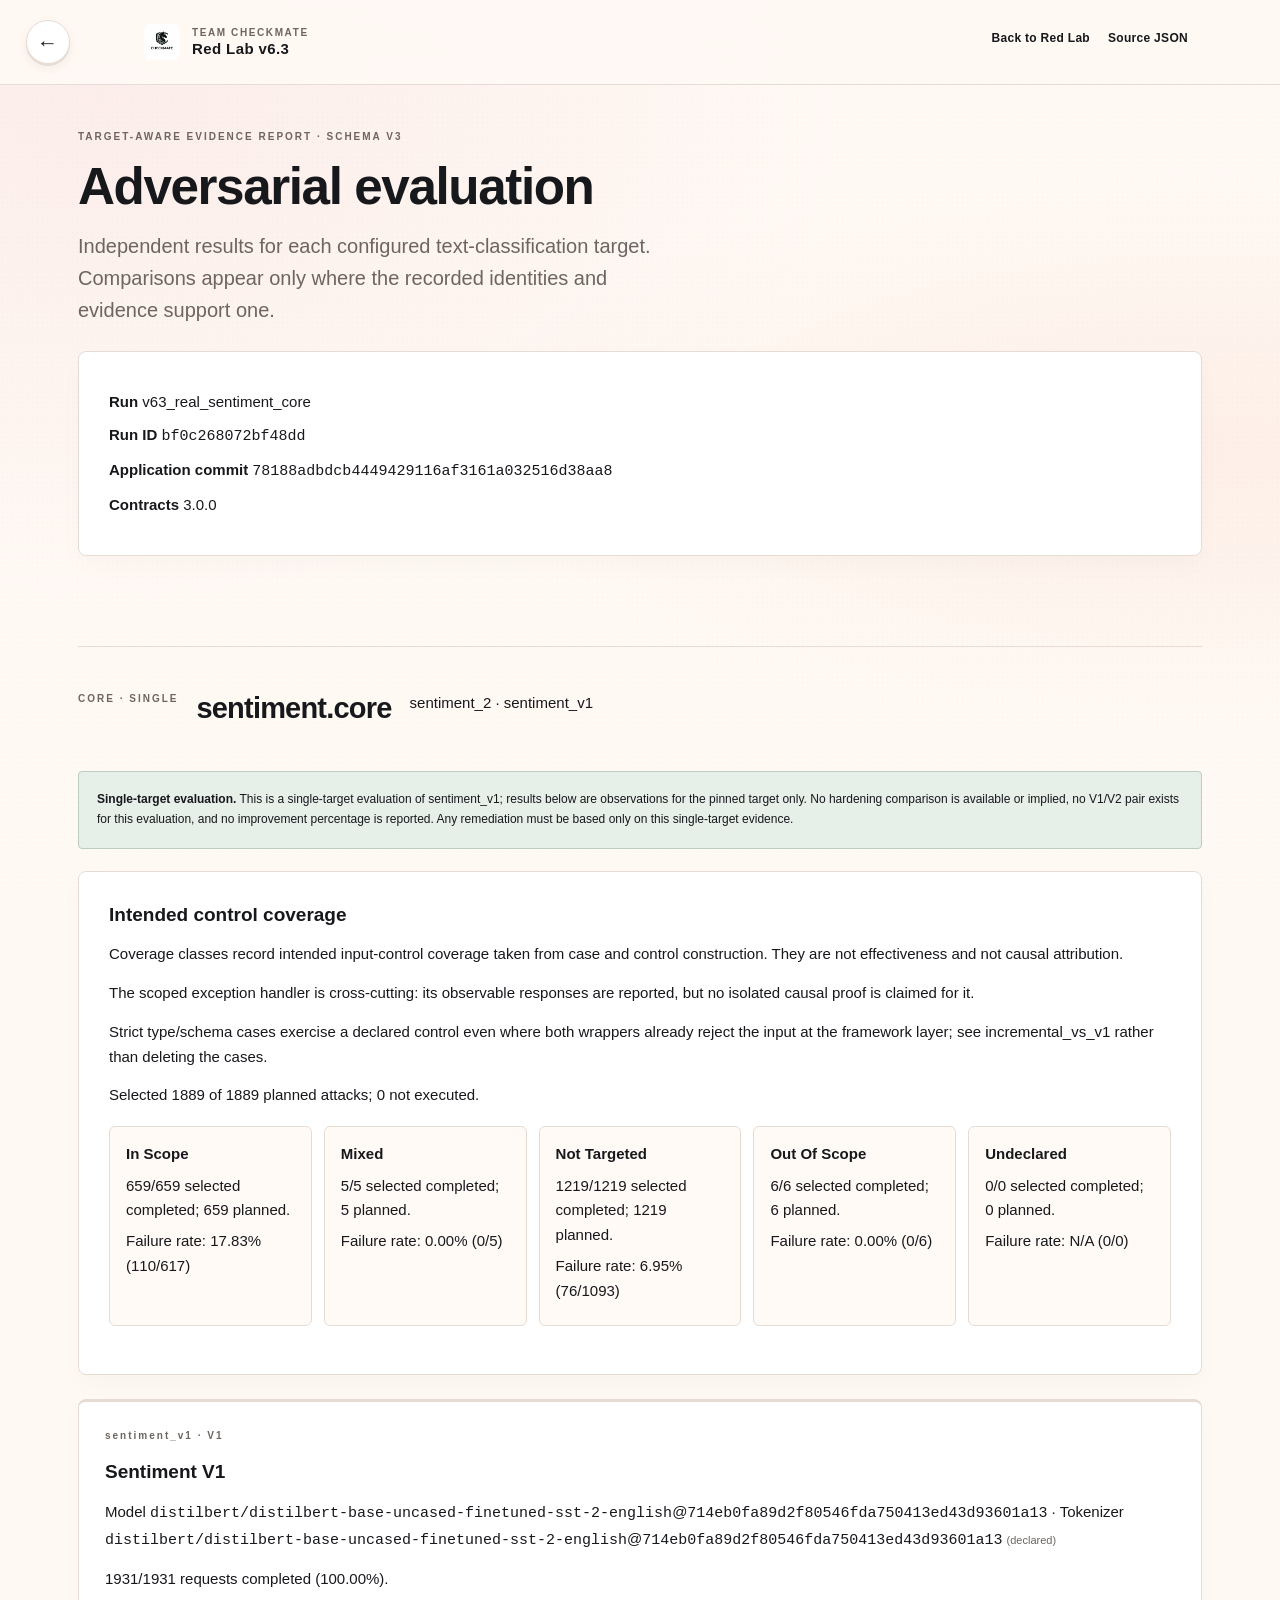
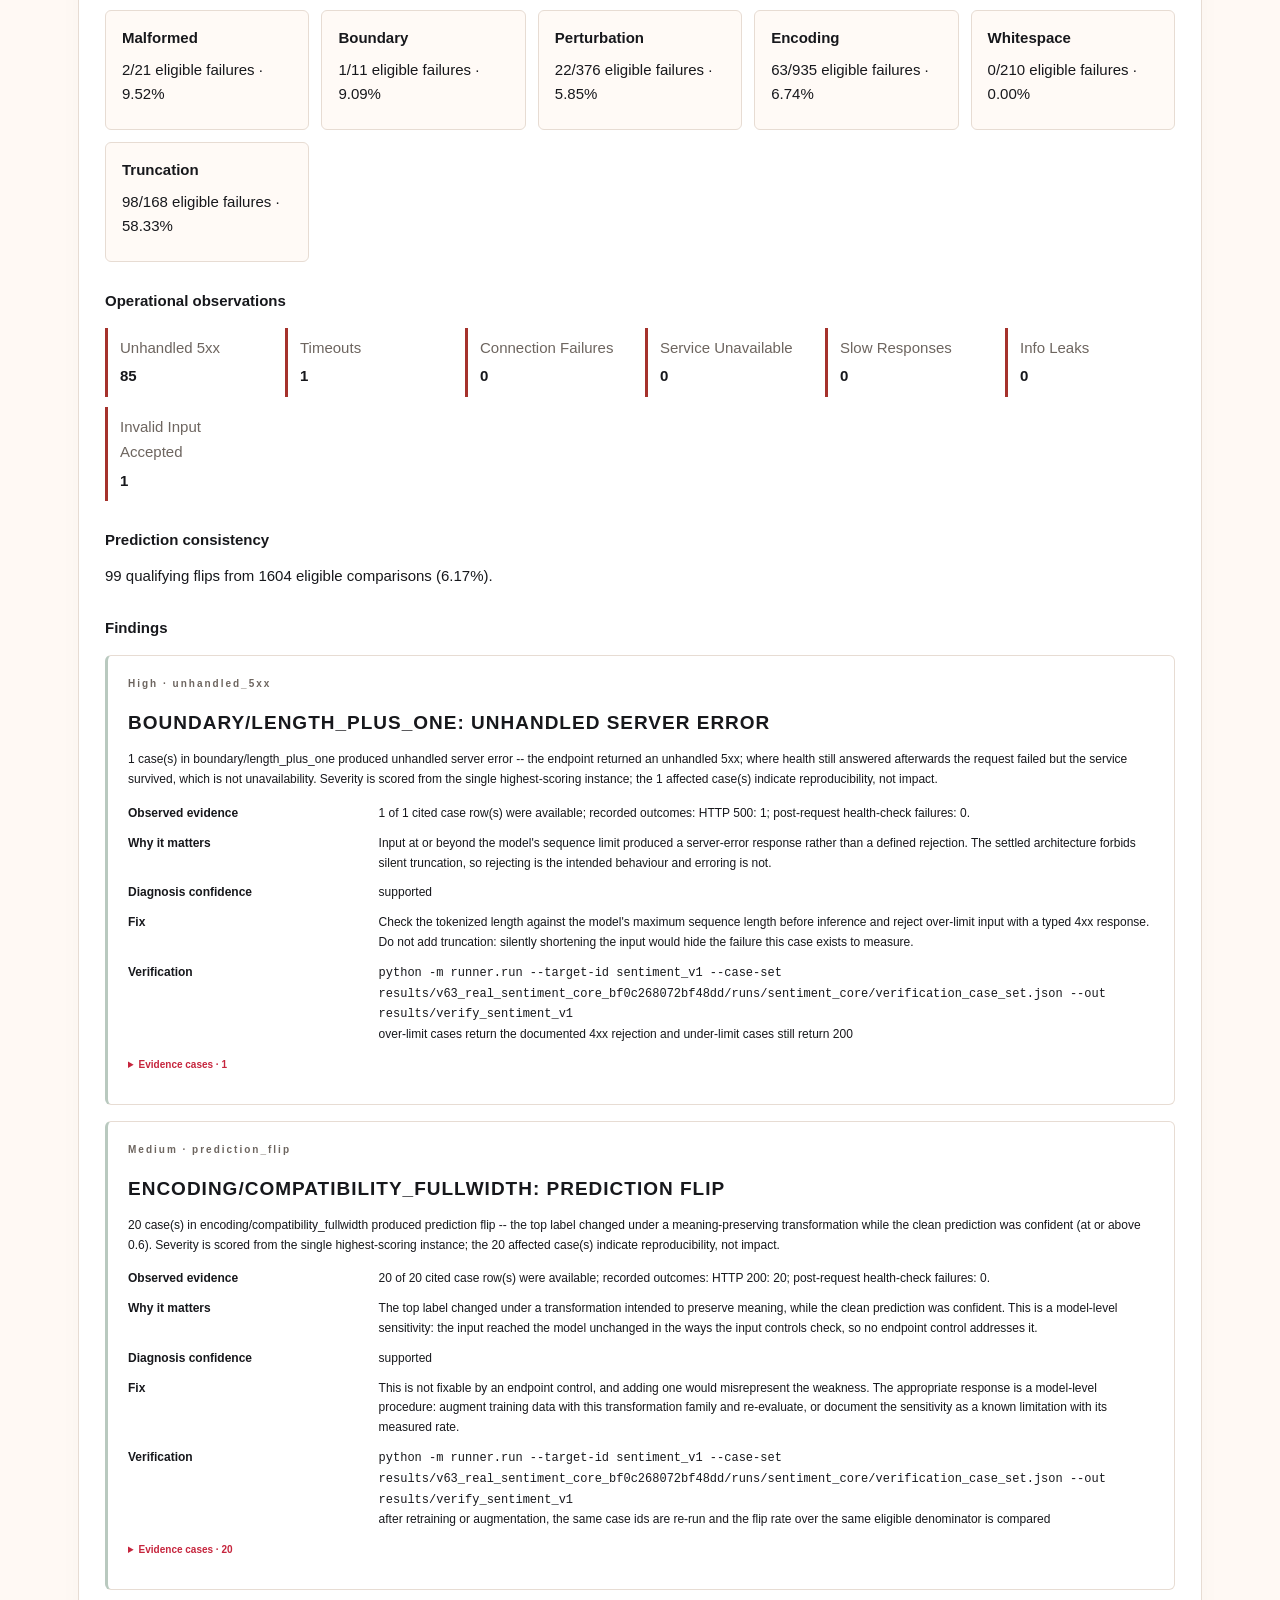
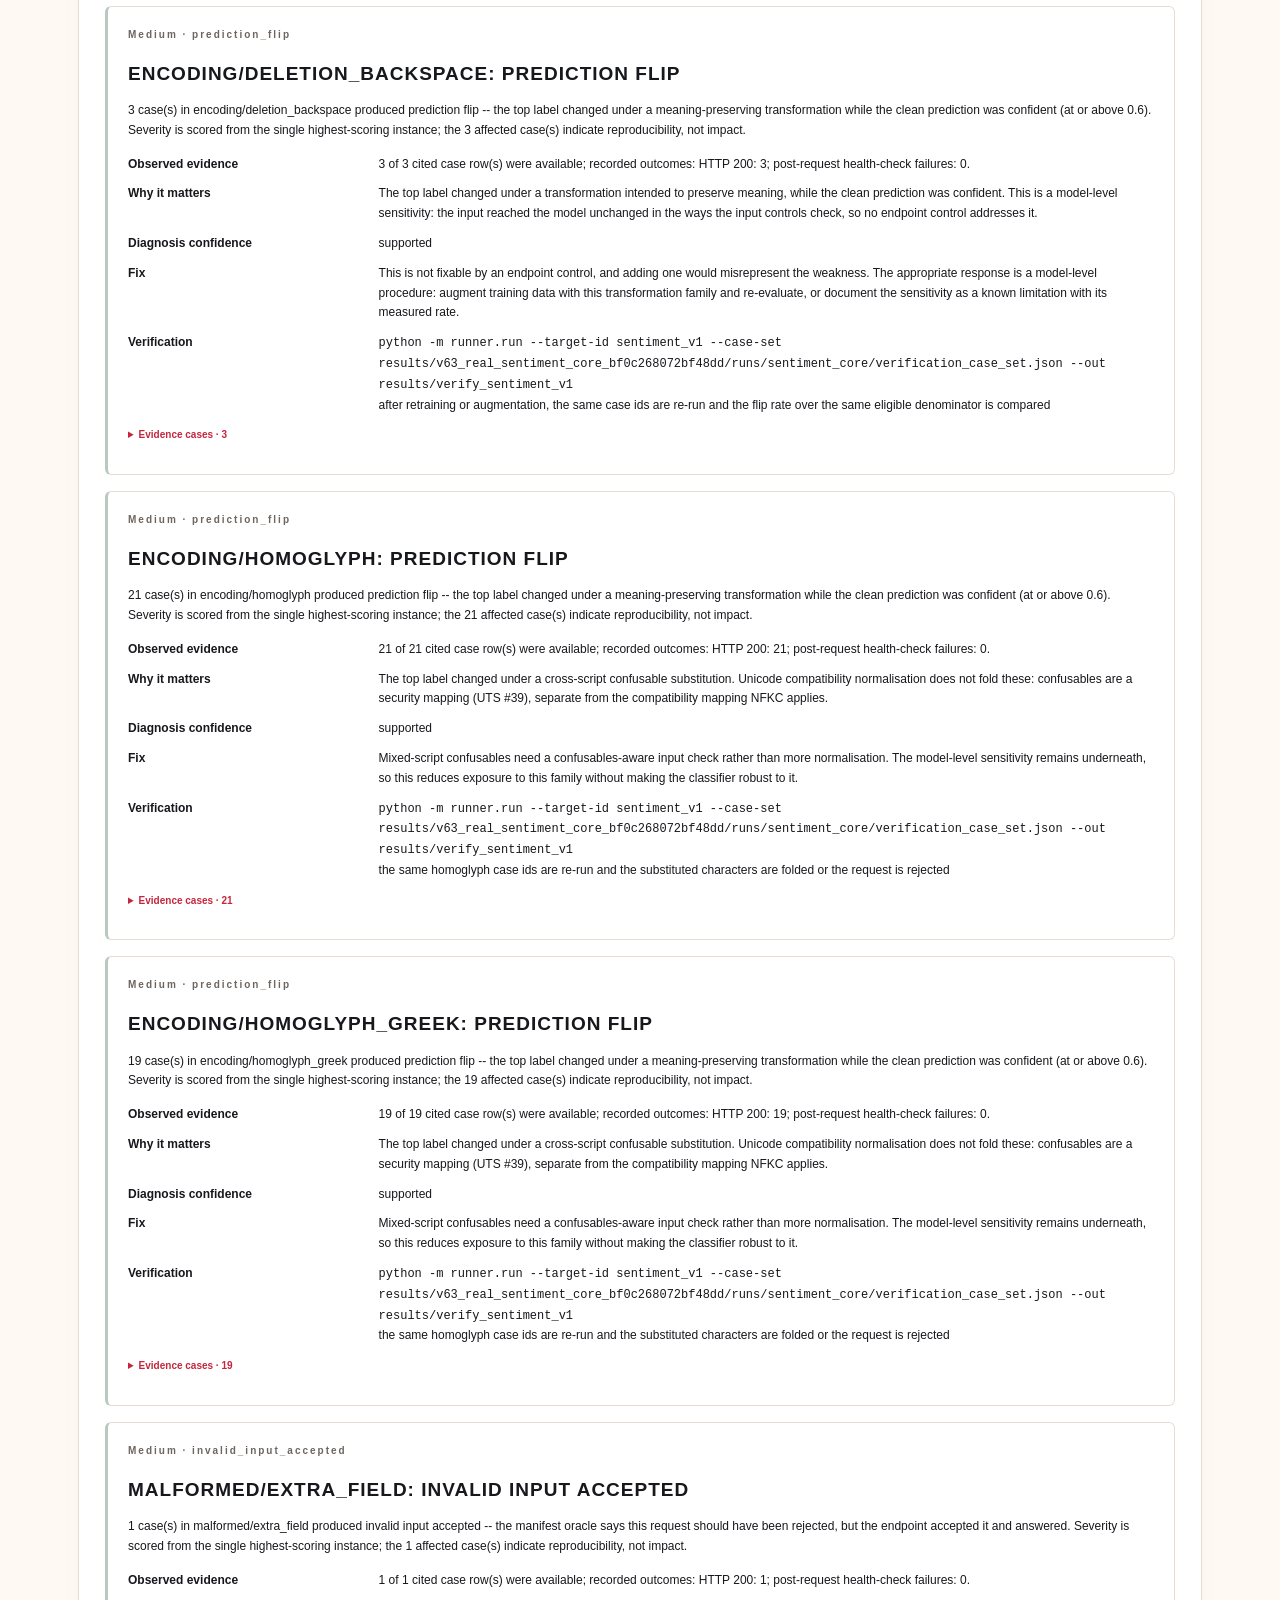
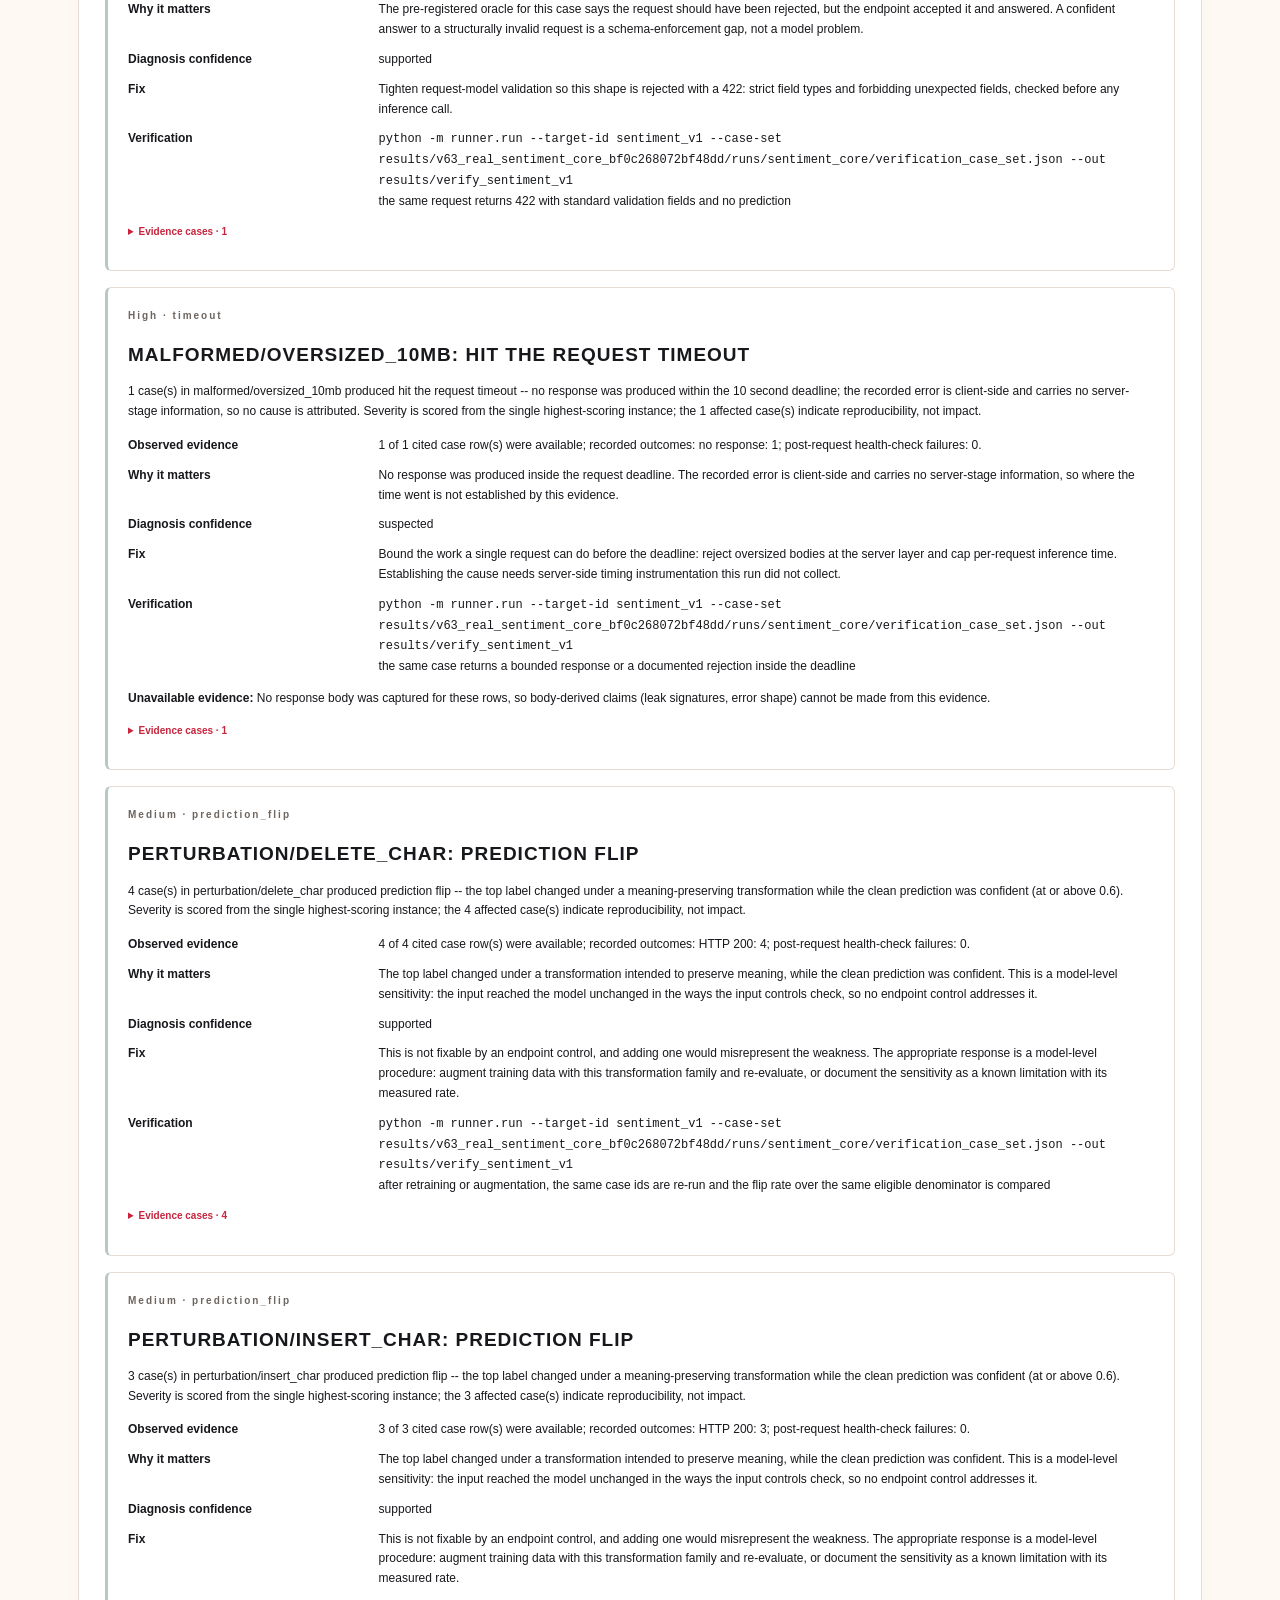
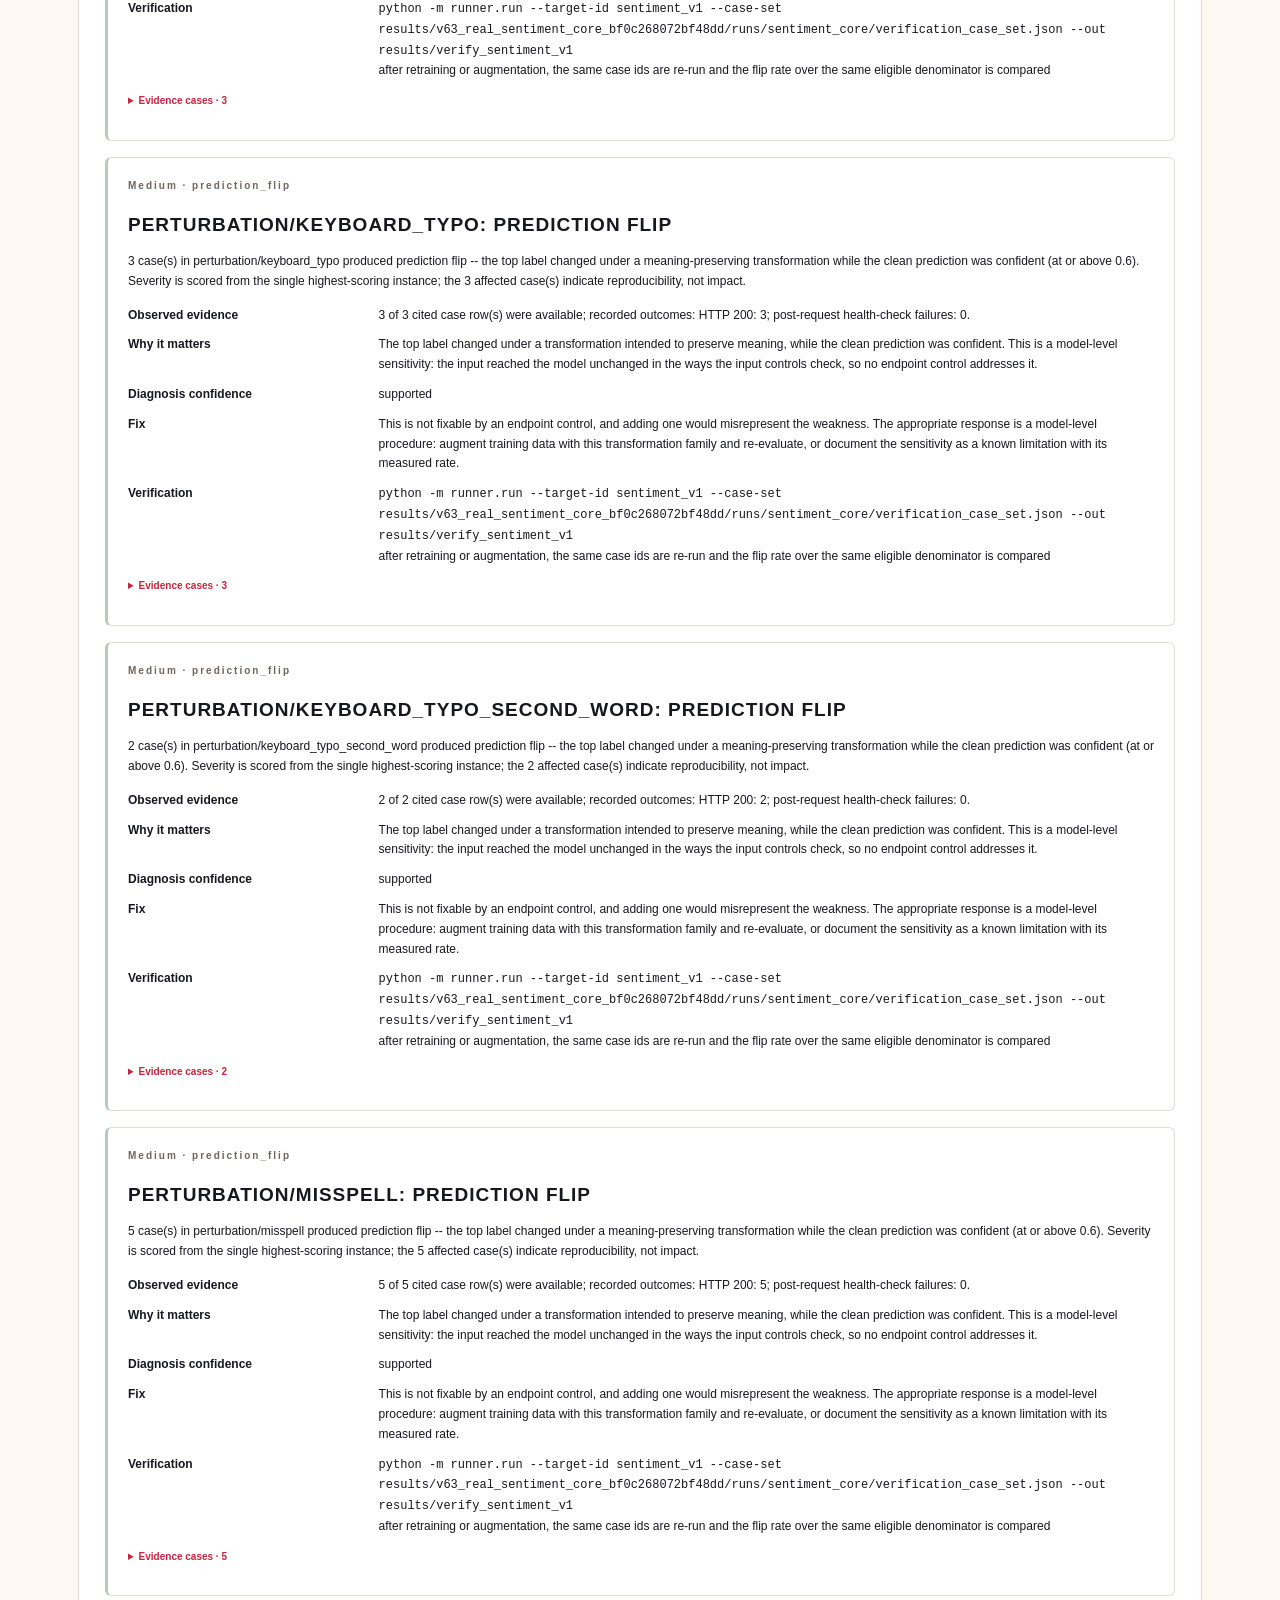
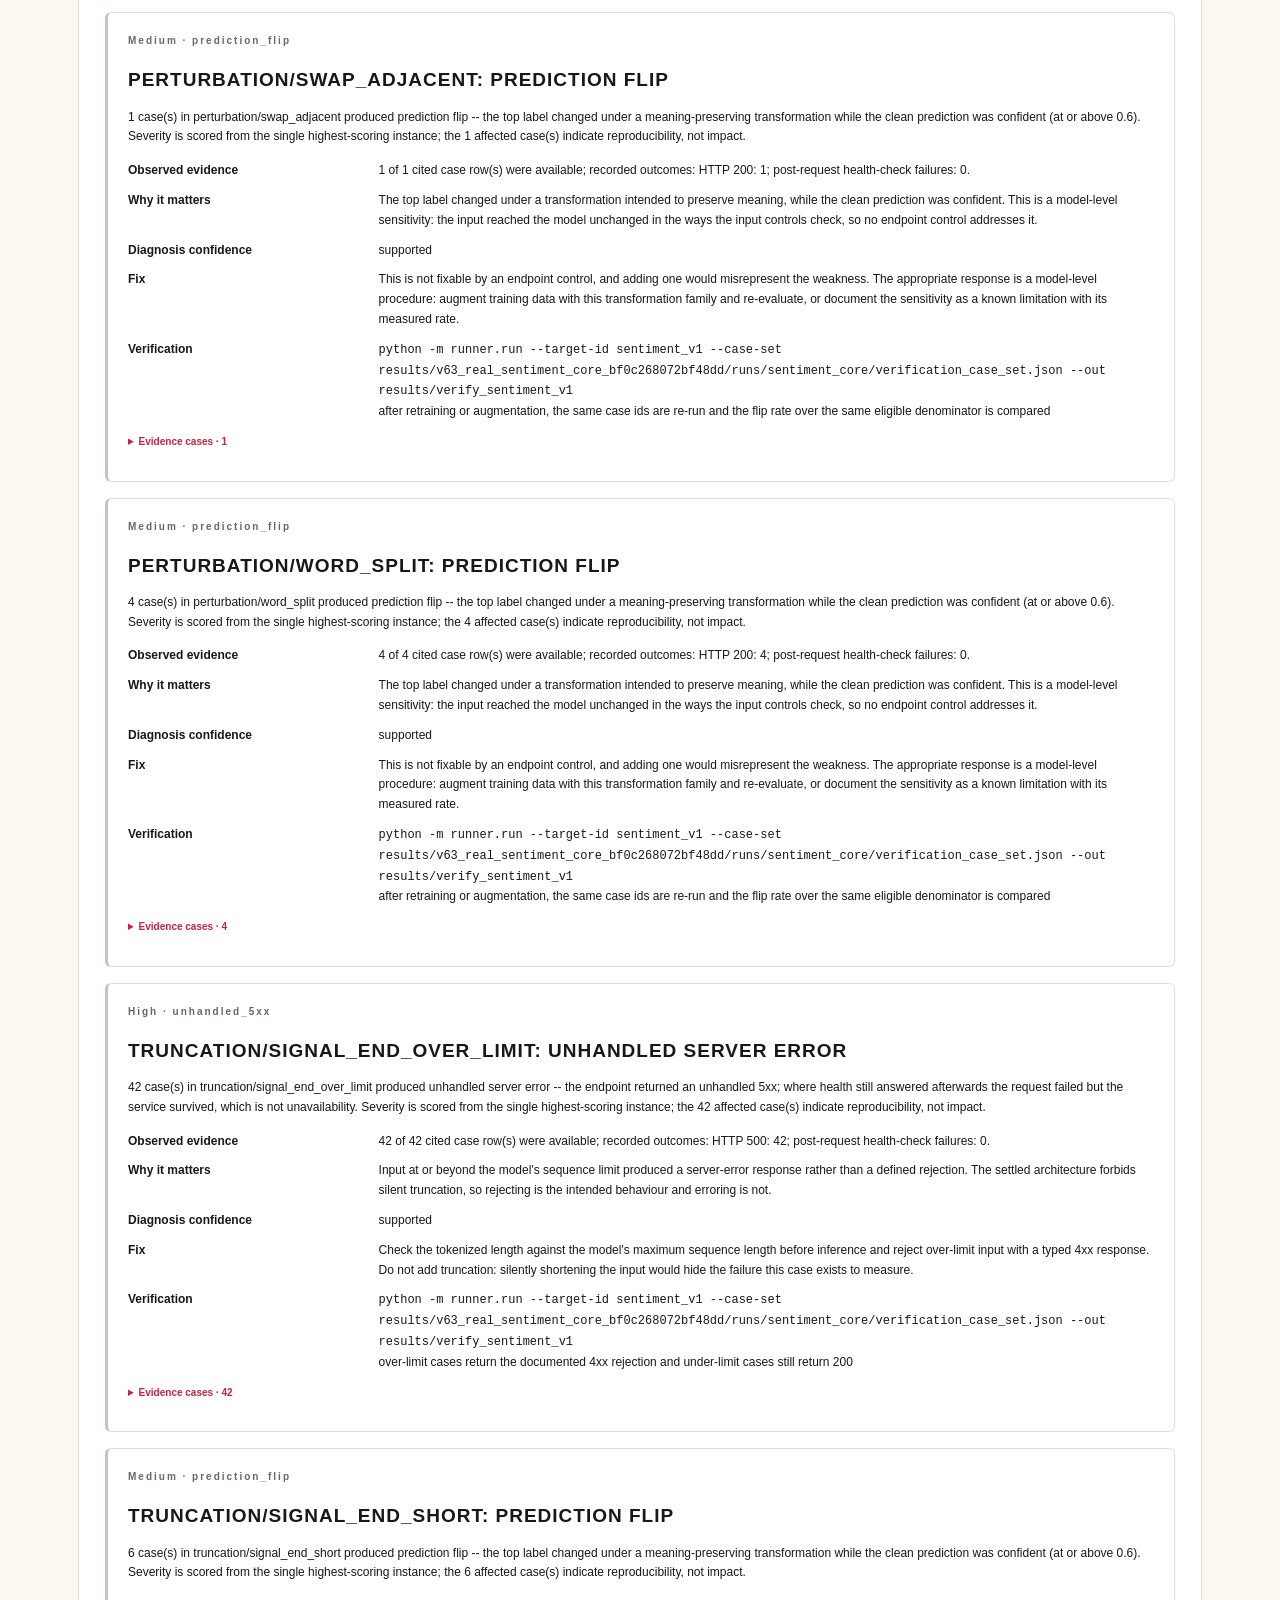
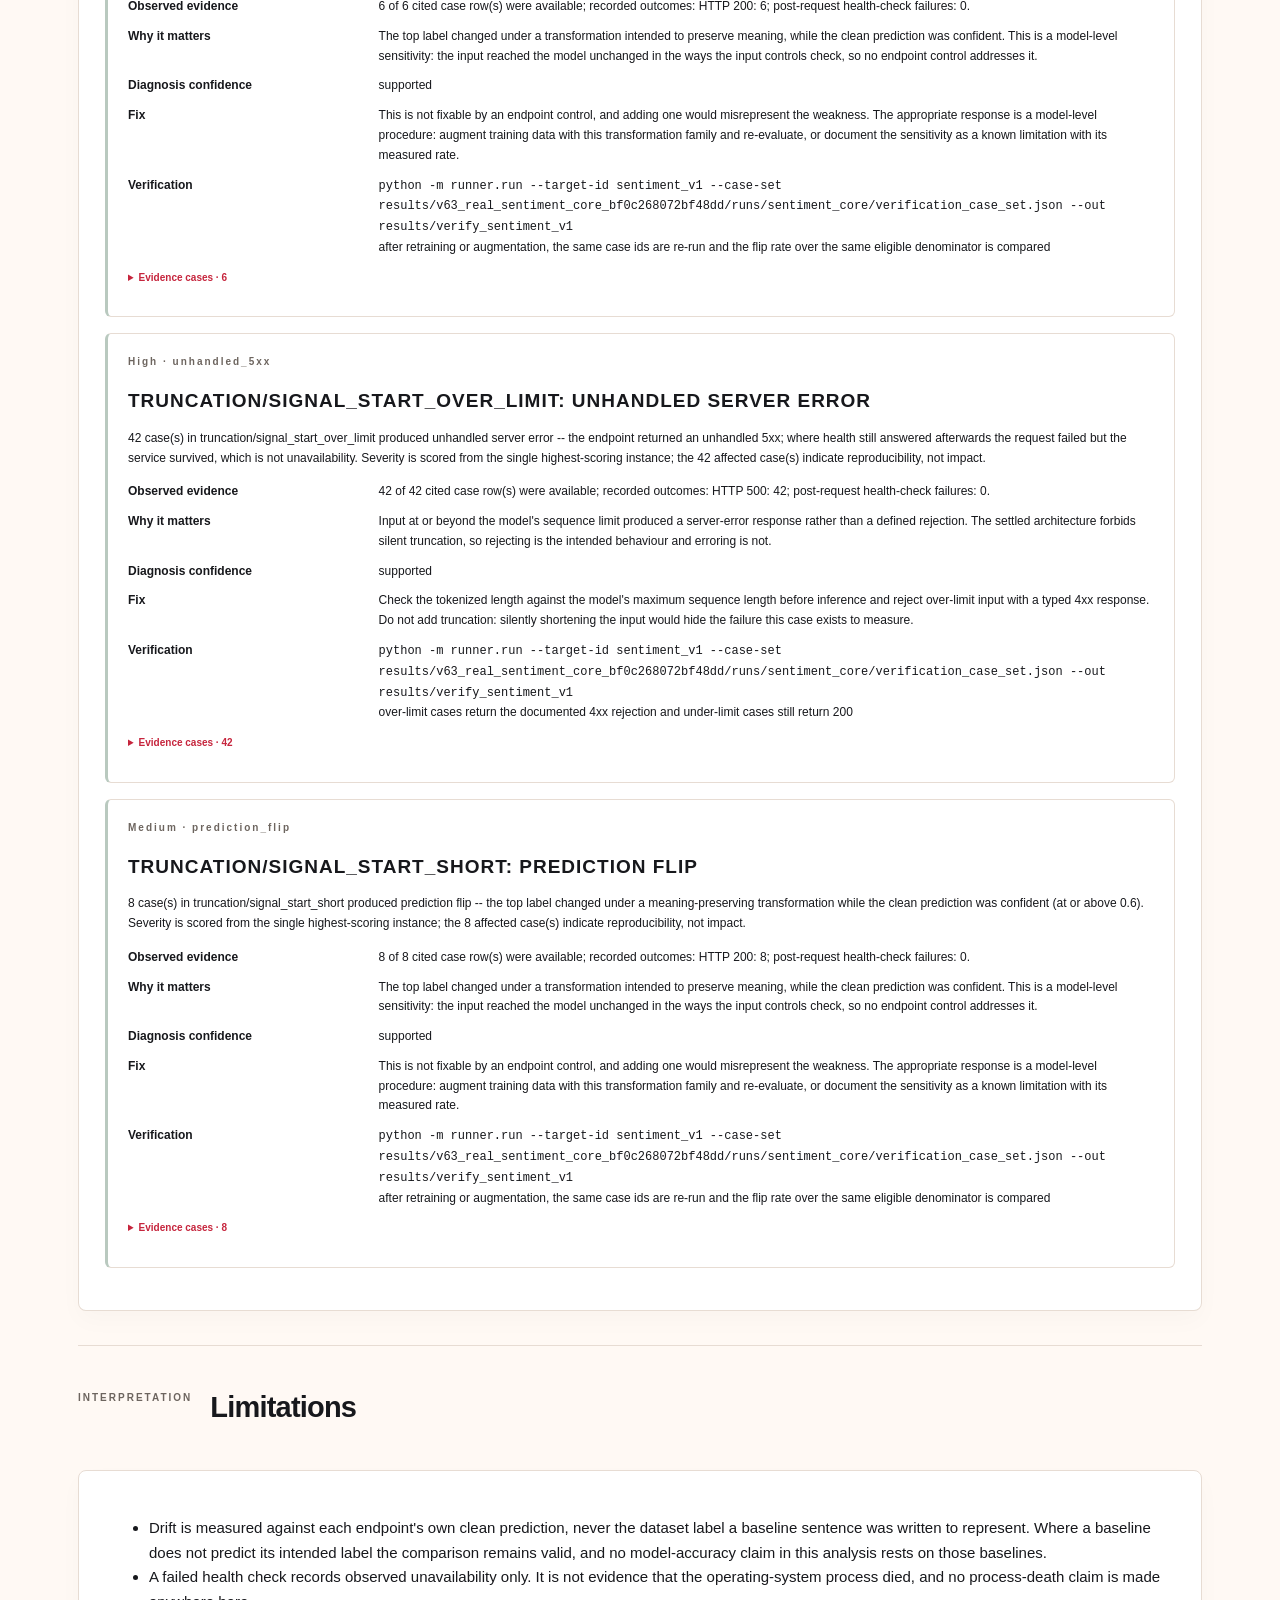
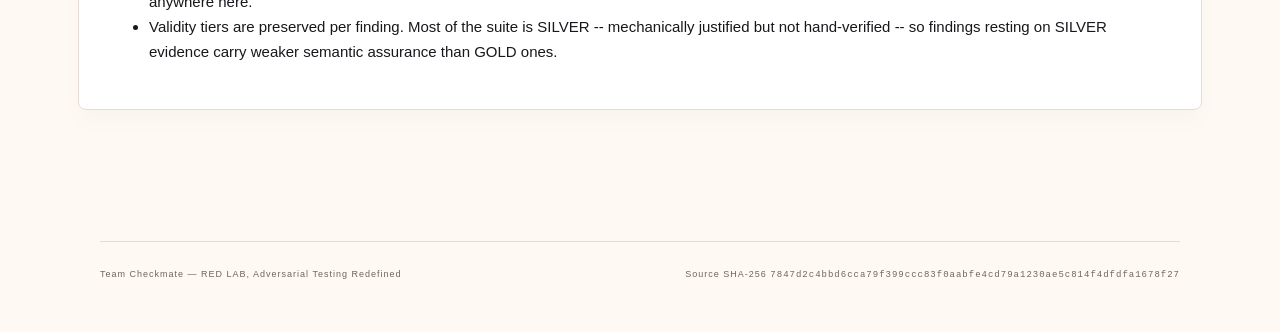
<file: artifacts/sentiment_core_v1/analysis/report.html>
<!doctype html>
<html lang="en">
<head>
  <meta charset="utf-8">
  <meta name="viewport" content="width=device-width, initial-scale=1">
  <meta http-equiv="Content-Security-Policy" content="default-src 'none'; style-src 'unsafe-inline'; img-src data:; base-uri 'none'; form-action 'none'">
  <meta name="description" content="Team Checkmate target-aware adversarial evaluation report.">
  <title>Technical Report | Red Lab</title>
  <style>:root {
  --rl-button-height: 48px; --rl-button-pad: 22px; --rl-button-font: 14px; color-scheme: light;
  /* Red Lab shared design tokens (System V5.1, refreshed V5.5) -- also defined in
     web/static/app.css; keep both in sync so the web app and generated reports read as one
     product. V5.5 palette: richer brand red, deeper charcoal, warmer paper/surface, a
     restrained citrus accent -- see app.css's token block for the full rationale. */
  --rl-red: #c6253d; --rl-red-dark: #971e32; --rl-charcoal: #17181c; --rl-charcoal-soft: #292a2f;
  --rl-paper: #fff9f4; --rl-surface: #ffffff;
  --rl-muted: #6d655f; --rl-border: #e7dcd3; --rl-accent: #e5622e; --rl-accent-soft: #fff0e5;
  --rl-warm-red: #d53a3e; --rl-citrus: #f0a33a;
  --rl-success: #2e7d4f; --rl-warning: #9a6b12;
  --rl-danger: #a5322c;
  /* Legacy names kept so the rest of this stylesheet did not need a full rewrite --
     --ink/--muted/--paper/--line have one meaning each and alias cleanly; --teal/--coral
     used to double as both "general brand accent" and "V1 vs V2" semantic colors, so those
     two are repointed at the closest single meaning (teal -> success/V2, coral -> danger/V1)
     and the handful of general-brand-accent uses are overridden individually below. */
  --ink: var(--rl-charcoal); --muted: var(--rl-muted); --paper: var(--rl-paper); --line: var(--rl-border);
  --teal: var(--rl-success); --coral: var(--rl-danger);
  --rl-radius-sm: 6px;
  --rl-shadow-sm: 0 1px 4px rgba(26, 27, 31, 0.06);
  /* Masthead-only tokens (System V5.4) -- mirrored in web/static/app.css with identical values
     so Home, Live Demo Results and Technical Report share one visual spec for the top bar.
     --report-nav-height is kept as an alias (not removed) so the scrollspy script below, which
     reads it via getComputedStyle, keeps working unchanged. */
  --rl-nav-height: 84px;
  --report-nav-height: var(--rl-nav-height);
  --rl-masthead-width: 1160px;
  --rl-masthead-pad-x: 32px;
  --rl-masthead-pad-y: 16px;
  --report-toc-width: 280px;
  --report-toc-collapsed-width: 56px;
}
* { box-sizing: border-box; }
[hidden] { display: none !important; }
html { scroll-behavior: auto; scroll-padding-top: 100px; }
@media (prefers-reduced-motion: no-preference) { html { scroll-behavior: smooth; } }
.skip-link {
  position: absolute; left: 12px; top: -60px; z-index: 100; background: var(--ink); color: #fff;
  padding: 10px 16px; border-radius: 4px; font-size: 12px; font-weight: 700; text-decoration: none;
  transition: top 0.15s ease;
}
.skip-link:focus { top: 12px; }
body { margin: 0; background: var(--paper); color: var(--ink); font: 15px/1.65 "Segoe UI", Arial, sans-serif; }
a { color: var(--rl-red); text-decoration-thickness: 1px; text-underline-offset: 3px; }
a:hover { color: #7e1a23; }
a:focus-visible, summary:focus-visible { outline: 3px solid var(--coral); outline-offset: 4px; }
.masthead { position: sticky; top: 0; z-index: 20; background: var(--paper); max-width: var(--rl-masthead-width); margin: auto; min-height: var(--rl-nav-height); padding: var(--rl-masthead-pad-y) var(--rl-masthead-pad-x); display: flex; align-items: center; gap: 36px; border-bottom: 1px solid var(--line); }
/* Frosted premium masthead (System V5.5) -- mirrors web/static/app.css's treatment so Home,
   Live Demo Results and the Technical Report read as one visual system at the top bar. */
@supports (backdrop-filter: blur(1px)) or (-webkit-backdrop-filter: blur(1px)) {
  .masthead { background: rgba(255, 249, 244, 0.90); backdrop-filter: blur(14px) saturate(140%); -webkit-backdrop-filter: blur(14px) saturate(140%); }
}
/* Circular Back control (System V5.5; mirrors app.css's .rl-back-btn exactly). */
.rl-back-btn { display: inline-flex; align-items: center; justify-content: center; width: 40px; height: 40px; border-radius: 50%; background: var(--rl-surface); border: 1px solid var(--line); color: var(--ink); font-size: 18px; line-height: 1; text-decoration: none; box-shadow: var(--rl-shadow-sm); flex: none; transition: border-color 0.15s ease, color 0.15s ease, transform 0.15s ease; }
.rl-back-btn:hover { border-color: var(--rl-red); color: var(--rl-red); transform: translateX(-2px); }
.rl-back-btn:focus-visible { outline: 3px solid var(--coral); outline-offset: 3px; }
.brand { display: flex; align-items: center; gap: 12px; color: var(--ink); text-decoration: none; white-space: nowrap; }
.brand-logo { height: 36px; width: 36px; object-fit: contain; display: block; border-radius: var(--rl-radius-sm); }
.brand-text { display: flex; flex-direction: column; line-height: 1.3; }
.brand-creator { font-size: 10px; font-weight: 700; letter-spacing: 1.6px; text-transform: uppercase; color: var(--muted); }
.brand-product { font-size: 14px; font-weight: 800; letter-spacing: 0.4px; color: var(--ink); }
.mark { font-size: 31px; line-height: 1; letter-spacing: -3px; }.mark span { color: var(--coral); }
.masthead nav { display: flex; align-items: center; flex-wrap: wrap; gap: 18px 25px; margin-left: auto; }
.masthead nav a, .downloads a { font-size: 13px; font-weight: 700; letter-spacing: 0.3px; text-decoration: none; }
.masthead nav a:not(.button), .downloads a:not(.button) {
  color: var(--ink); border-bottom: 2px solid transparent; padding-bottom: 4px;
}
.masthead nav a:not(.button):hover, .downloads a:not(.button):hover,
.masthead nav a[aria-current="page"] { color: var(--rl-red); border-bottom-color: var(--rl-red); }
.downloads { display: flex; align-items: center; gap: 23px; margin-left: auto; }.button { background: var(--ink); color: white; padding: 11px 17px; border-radius: 4px; }.button:hover { color: white; background: var(--rl-red); }

/* ---- report contents toggle (mobile-only top-bar button; System V5.3) ------------------ */
.toc-toggle {
  display: none; align-items: center; gap: 8px; font: inherit; font-size: 12px; font-weight: 700;
  color: var(--ink); background: #fff; border: 1px solid var(--line); border-radius: 4px;
  padding: 9px 13px; cursor: pointer;
}
.toc-toggle-bars, .toc-toggle-bars::before, .toc-toggle-bars::after {
  display: block; width: 16px; height: 2px; background: var(--ink); position: relative;
}
.toc-toggle-bars::before, .toc-toggle-bars::after { content: ""; position: absolute; left: 0; }
.toc-toggle-bars::before { top: -5px; }
.toc-toggle-bars::after { top: 5px; }
main { max-width: 1160px; padding: 0 40px; margin: auto; }
.hero { padding: 69px 0 49px; position: relative; }
.eyebrow { font-size: 10px; font-weight: 800; letter-spacing: 2px; line-height: 1.5; margin: 0 0 16px; color: var(--muted); }
h1 { font-size: 76px; line-height: 1.06; letter-spacing: -4px; font-weight: 650; margin: 0 0 26px; }h1 span { color: var(--rl-red); }
.page-identity { display: flex; flex-wrap: wrap; align-items: baseline; gap: 8px; font-size: 11px; font-weight: 700; letter-spacing: 1.4px; color: var(--muted); text-transform: uppercase; margin: 0 0 10px; }.page-identity .sep { opacity: .5; }
h1.page-title { font-size: 40px; letter-spacing: -1.4px; margin: 0 0 16px; }
.version-id-row { display: flex; flex-wrap: wrap; gap: 10px; margin: 4px 0 20px; }.version-id { font-size: 12px; font-weight: 700; padding: 6px 12px; border-radius: 4px; border: 1px solid var(--line); }.version-id.v1 { color: var(--rl-danger); border-color: #e6c3c6; background: #fbeef0; }.version-id.v2 { color: var(--rl-success); border-color: #c7e0d1; background: #eaf5ee; }
.home-link { display: inline-flex; align-items: center; gap: 6px; font-weight: 700; }
.deck { font-size: 19px; line-height: 1.6; max-width: 610px; margin: 0 0 25px; color: var(--muted); }
.hero-meta { display: flex; gap: 10px; flex-wrap: wrap; }.hero-meta span { font-size: 11px; border: 1px solid #cbd4ce; padding: 4px 11px; border-radius: 3px; font-weight: 600; }
.model { font-size: 11px; color: var(--muted); margin-top: 14px; overflow-wrap: anywhere; }
h2 { font-size: 29px; line-height: 1.2; letter-spacing: -.8px; margin: 0 0 15px; font-weight: 650; }h3 { font-size: 18px; line-height: 1.4; margin: 0 0 14px; }h4 { font-size: 15px; line-height: 1.5; margin: 20px 0 12px; }h5 { font-size: 11px; text-transform: uppercase; letter-spacing: 1px; margin: 0 0 5px; }p { margin: 0 0 14px; }
.verdict { padding: 32px; border-radius: 6px; background: var(--ink); color: white; }.verdict .eyebrow, .verdict .coverage-line, .verdict .caption { color: #c1d2cc; }.verdict h2 { font-size: 25px; }.verdict-heading { display: flex; align-items: center; justify-content: space-between; gap: 16px; }.verdict .eyebrow { margin-bottom: 7px; }
.badge { display: inline-block; border-radius: 3px; padding: 4px 9px; font-size: 10px; line-height: 1.5; font-weight: 700; white-space: nowrap; }.compatible { background: #33534e; color: #c8efdf; }.coverage-line { font-size: 11px; color: var(--muted); }
.metrics { display: flex; gap: 24px; margin: 24px 0; }.metric { flex: 1; border-left: 1px solid #496063; padding-left: 20px; }.metric:first-child { border: 0; padding-left: 0; }.metric strong { display: block; font-size: 49px; line-height: 1.1; font-weight: 600; letter-spacing: -2px; }.metric:first-child strong { color: #9dd9bd; }.metric:nth-child(2) strong { color: #f2ab93; }.metric span { font-size: 12px; display: block; margin: 10px 0 7px; font-weight: 600; }.metric small { font-size: 10px; line-height: 1.6; color: #c1d2cc; display: block; }
.caption { font-size: 11px; line-height: 1.6; color: var(--muted); }.verdict > .caption { margin-bottom: 0; }
.report-section { padding-top: 74px; }.section-heading { display: flex; gap: 18px; align-items: flex-start; margin-bottom: 30px; }.section-heading .eyebrow { margin-bottom: 8px; }.section-number { color: var(--coral); font: 12px Consolas, monospace; border-top: 2px solid var(--coral); padding-top: 8px; min-width: 28px; }.section-intro { max-width: 800px; color: var(--muted); font-size: 13px; }
.panel { background: #fff; border: 1px solid var(--line); border-radius: var(--rl-radius-sm); padding: 30px; margin-bottom: 24px; box-shadow: var(--rl-shadow-sm); }.panel-heading { display: flex; justify-content: space-between; align-items: center; gap: 10px; }.legend { display: flex; gap: 18px; font-size: 11px; }.legend span::before { content: ""; display: inline-block; height: 8px; width: 8px; margin-right: 6px; border-radius: 50%; }.v1-dot::before { background: var(--coral); }.v2-dot::before { background: var(--teal); }
table { width: 100%; border-collapse: collapse; font-size: 12px; table-layout: fixed; }th, td { padding: 11px 12px; border-bottom: 1px solid #e5e9e5; text-align: left; overflow-wrap: anywhere; vertical-align: top; }th:first-child, td:first-child { padding-left: 0; }thead th { color: var(--muted); font-size: 10px; font-weight: 700; text-transform: uppercase; letter-spacing: .6px; }tbody th { font-weight: 600; }table th:first-child { width: 48%; }.category-table th:first-child { width: 25%; }.category-table td { padding: 15px 22px; }.category-table tbody th { padding-top: 19px; }.rate-label { display: flex; justify-content: space-between; gap: 6px; margin-bottom: 8px; }.rate-label span { color: var(--muted); font-size: 10px; }.bar-track { height: 6px; background: #edf0eb; border-radius: 1px; }.bar { height: 6px; }.bar.v1 { background: var(--coral); }.bar.v2 { background: var(--teal); }
.version-section { margin-top: 30px; }.badge.v1 { background: #f5e6dd; color: #893b27; }.badge.v2 { background: #dfeee8; color: #135f53; }.two-up { display: flex; gap: 20px; }.two-up > .panel { width: 50%; }.big-stat { font-size: 38px; letter-spacing: -1px; line-height: 1.2; margin-bottom: 8px; font-weight: 650; }.big-stat span { color: var(--muted); font-size: 20px; font-weight: 400; }.drift-panel .big-stat { color: var(--teal); }.denominator { font-size: 12px; background: #edf4ee; border-left: 2px solid var(--teal); padding: 8px 10px; }
.facts { font-size: 11px; margin: 18px 0 0; }.facts div { display: flex; justify-content: space-between; gap: 10px; border-bottom: 1px solid #e5e9e5; padding: 5px 0; }.facts dd { margin: 0; font-weight: 650; }.facts dt { color: var(--muted); }
.audit-details { background: #eeeee6; border: 1px solid var(--line); padding: 15px 20px; border-radius: 4px; margin: 16px 0; font-size: 12px; scroll-margin-top: var(--report-nav-height); }.audit-details > summary { font-weight: 650; cursor: pointer; }.audit-details[open] > summary { margin-bottom: 20px; }.evidence { margin: 10px 0; font-size: 10px; }.evidence summary { cursor: pointer; color: var(--rl-red); font-weight: 600; }.evidence[open] summary { margin-bottom: 9px; }
.compact { font-size: 10px; }.compact th, .compact td { padding: 6px; }.compact th:first-child { width: 26%; }.compact code { font-size: 9px; }.confidence-table th:first-child, .baseline-table th:first-child, .diagnostic-table th:first-child { width: 65%; }.diagnostic-table th:nth-child(2) { width: 15%; }
.id-list { display: flex; flex-wrap: wrap; gap: 5px; margin: 10px 0; }.id-list code { background: #eff2ee; border: 1px solid #e0e6df; padding: 2px 5px; font-size: 9px; max-width: 100%; }code { font-family: Consolas, "Courier New", monospace; overflow-wrap: anywhere; word-break: break-word; unicode-bidi: plaintext; }
.version-title { margin: 30px 0 16px; }.version-title span { font-size: 12px; color: var(--muted); font-weight: 400; margin-left: 10px; }.finding-index { display: grid; grid-template-columns: 1fr 1fr; gap: 4px 20px; margin-bottom: 24px; }.finding-index a { font-size: 10px; overflow-wrap: anywhere; }
.finding { background: #fff; padding: 27px; border: 1px solid var(--line); border-left: 3px solid #b9c9bf; border-radius: 4px; margin-bottom: 17px; font-size: 12px; }.finding-top { display: flex; align-items: center; flex-wrap: wrap; gap: 9px; }.finding-id { font: 11px Consolas, monospace; color: var(--muted); margin-right: auto; }.finding h4 { font-size: 17px; margin-top: 17px; overflow-wrap: anywhere; }.finding-tags { font-size: 10px; color: var(--muted); overflow-wrap: anywhere; }.severity-critical { background: #f3d8dd; color: #8b203e; }.severity-high { background: #f8e3d5; color: #8c391b; }.severity-medium { background: #f5edcb; color: #69510b; }.severity-low { background: #e9eee9; color: #435a4b; }.status-resolved { background: #dfeee5; color: #1b6045; }.status-remaining { background: #e7e9f1; color: #424d7c; }.status-unavailable { background: #f3ead6; color: #745915; }.status-new { background: #f4dfe3; color: #8c2d48; }
.qualification { color: #67571f; background: #faf6e8; padding: 10px 12px; font-size: 11px; }.remediation { background: #f0f5f1; padding: 14px; margin: 18px 0; }.remediation p { margin: 0; }.case-comparison { border-top: 1px solid var(--line); margin-top: 16px; padding-top: 12px; }
.notice { background: #e7efe9; padding: 18px; border: 1px solid #bccdbf; border-radius: 4px; font-size: 12px; }.warning { background: #faf0d8; border-color: #dfcba0; color: #58461c; }.notice .eyebrow, .notice .coverage-line { color: #705c2c; }
.demo-highlights { margin: 26px 0; }.demo-highlights .notice { margin-bottom: 14px; }.demo-card h3 { margin-top: 4px; }.demo-preview { background: #f5f4ee; border: 1px solid var(--line); border-radius: 4px; padding: 10px 12px; font-size: 10px; white-space: pre-wrap; overflow-wrap: anywhere; max-height: 120px; overflow-y: auto; margin: 0 0 14px; }.demo-text { font-size: 13px; }.demo-text span { font-family: Consolas, "Courier New", monospace; overflow-wrap: anywhere; unicode-bidi: plaintext; }.demo-original { background: #eef3ee; padding: 2px 4px; border-radius: 2px; }.demo-attacked { background: #fbe9e4; padding: 2px 4px; border-radius: 2px; }.demo-transition { font-size: 16px; margin: 10px 0; }
.crash-note { font-style: italic; margin: 12px 0 0; padding-top: 8px; border-top: 1px dashed var(--line); }
mark.demo-mark { background: #f6c453; color: #3a2c05; padding: 0 1px; border-radius: 2px; font-weight: 700; unicode-bidi: plaintext; }
.partial-banner { background: var(--rl-surface); border: 1px solid var(--line); border-left: 4px solid var(--rl-red); padding: 22px 27px; border-radius: 6px; margin: 22px 0; }.partial-banner .eyebrow { color: var(--rl-warning); margin-bottom: 8px; }.partial-banner h2 { font-size: 22px; margin-bottom: 10px; color: var(--ink); }.partial-banner p { color: var(--muted); font-size: 12px; max-width: 760px; }.partial-banner code { background: #efece2; color: var(--ink); padding: 1px 5px; border-radius: 3px; }.partial-banner .coverage-line { color: var(--muted); margin: 8px 0 0; }
.metrics-row { display: flex; gap: 18px; margin: 18px 0; flex-wrap: wrap; }.metric-tile { flex: 1; min-width: 130px; background: #fff; border: 1px solid var(--line); border-radius: 5px; padding: 16px 18px; }.metric-tile strong { display: block; font-size: 34px; letter-spacing: -1px; font-weight: 650; }.metric-tile span { font-size: 11px; color: var(--muted); font-weight: 600; }
.pipeline { display: flex; flex-wrap: wrap; gap: 8px; margin: 0 0 26px; }.pipeline span { font-size: 10px; border-bottom: 2px solid #a7c2b7; padding: 8px; }.pipeline span:not(:last-child)::after { content: " →"; color: var(--muted); margin-left: 8px; }.defenses, .limitations { padding-left: 20px; font-size: 12px; }.defenses li, .limitations li { margin: 12px 0; }.provenance { padding: 28px 0; border-top: 1px solid var(--line); margin-top: 30px; font-size: 12px; scroll-margin-top: var(--report-nav-height); }.hash { font-size: 10px; display: block; margin-bottom: 20px; }
footer { max-width: 1080px; margin: 35px auto 0; padding: 25px 0 35px; border-top: 1px solid var(--line); display: flex; justify-content: space-between; font-size: 9px; letter-spacing: 1px; color: var(--muted); }.sr-only { position: absolute; width: 1px; height: 1px; padding: 0; margin: -1px; overflow: hidden; clip: rect(0,0,0,0); white-space: nowrap; border: 0; }

/* ---- experiment / endpoint-intro (System V5.3) ------------------------------------------ */
.report-kicker { font-size: 13px; font-weight: 800; letter-spacing: 1.4px; text-transform: uppercase; color: var(--rl-red); margin: 0 0 16px; }
.same-model-note { font-size: 14px; margin: 0 0 20px; }
.endpoint-pair { display: flex; gap: 20px; }
.endpoint-card { flex: 1; min-width: 0; border-top: 3px solid var(--line); }
.endpoint-card.v1 { border-top-color: var(--rl-danger); background: #fbf1ee; }
.endpoint-card.v2 { border-top-color: var(--rl-success); background: #eef6f0; }
.endpoint-card .version-id { display: inline-block; margin-bottom: 16px; }
.endpoint-traits { list-style: none; margin: 0 0 20px; padding: 0; font-size: 13px; }
.endpoint-traits li { padding: 7px 0 7px 20px; border-bottom: 1px solid #eef0ec; position: relative; }
.endpoint-traits li::before { content: "\2022"; position: absolute; left: 4px; color: var(--muted); }
.endpoint-metrics { display: flex; gap: 20px; }
.endpoint-metric strong { display: block; font-size: 26px; font-weight: 650; letter-spacing: -0.5px; }
.endpoint-metric span { display: block; font-size: 11px; color: var(--muted); margin-top: 4px; }

/* ---- remediation summary ------------------------------------------------------------------ */
.remediation-list { list-style: none; margin: 0; padding: 0; }
.remediation-list li { background: #f0f5f1; border-left: 3px solid var(--rl-success); padding: 12px 16px; margin-bottom: 10px; font-size: 13px; border-radius: 0 4px 4px 0; }

/* ---- report contents sidebar / mobile drawer (System V5.3) ------------------------------
   Desktop: a real sticky grid column -- collapsing narrows it to a rail, it never overlays
   the report. Mobile/tablet: a slide-out drawer with a backdrop, controlled by the top bar's
   Contents button. Both states share the same markup; only .report-shell/.report-toc classes
   (toggled from the inline script at the end of the document) decide which behavior applies. */
.report-shell { max-width: 1320px; margin: auto; display: grid; grid-template-columns: var(--report-toc-width) 1fr; align-items: start; gap: 0; }
.report-shell > main { min-width: 0; }
.report-shell.toc-collapsed { grid-template-columns: var(--report-toc-collapsed-width) 1fr; }

/* The sidebar is a flex column so the collapse control (and, on mobile, the drawer's
   title/close bar) stays pinned in a non-scrolling head region regardless of how tall the
   Report Contents list gets -- only .toc-scroll scrolls internally (System V5.3 fix: the
   collapse button used to live at the bottom of the whole scrolling area and could require
   scrolling a long TOC to reach). */
.report-toc {
  position: sticky; top: var(--report-nav-height); align-self: start;
  height: calc(100vh - var(--report-nav-height));
  display: flex; flex-direction: column;
  border-right: 1px solid var(--line); background: var(--paper);
}
.toc-sticky-head { flex: none; padding: 18px 18px 14px 48px; border-bottom: 1px solid var(--line); }
.toc-head { display: none; }
.toc-scroll { flex: 1 1 auto; min-height: 0; overflow-y: auto; padding: 18px 18px 24px 48px; }
.toc-title { font-size: 11px; font-weight: 800; letter-spacing: 1.4px; text-transform: uppercase; color: var(--muted); margin: 0 0 16px; }
.toc-list { list-style: none; margin: 0; padding: 0; }
.toc-group { margin-bottom: 6px; }
.toc-group-toggle {
  display: flex; align-items: center; width: 100%; text-align: left; font: inherit; font-size: 11px;
  font-weight: 800; letter-spacing: 0.6px; text-transform: uppercase; color: var(--ink);
  background: none; border: none; cursor: pointer; padding: 8px 4px;
}
.toc-group-toggle::before { content: "\25BE"; display: inline-block; margin-right: 8px; color: var(--muted); transition: transform 0.15s ease; }
.toc-group-toggle[aria-expanded="false"]::before { transform: rotate(-90deg); }
.toc-sublist { list-style: none; margin: 0 0 8px; padding: 0; }
.toc-sublist a {
  display: block; padding: 7px 4px 7px 20px; font-size: 12.5px; font-weight: 600; color: var(--ink);
  text-decoration: none; border-left: 2px solid transparent; overflow-wrap: anywhere;
}
.toc-sublist a:hover { color: var(--rl-red); }
.toc-sublist a.is-active { color: var(--rl-red); border-left-color: var(--rl-red); font-weight: 800; }
.toc-collapse-btn {
  display: flex; align-items: center; gap: 8px; font: inherit; font-size: 11px;
  font-weight: 700; color: var(--muted); background: none; border: 1px solid var(--line); border-radius: 4px;
  padding: 8px 10px; cursor: pointer;
}
.toc-collapse-btn:hover { color: var(--ink); border-color: var(--muted); }
.toc-collapse-icon { transition: transform 0.15s ease; }

/* ---- judging rubric navigation layer (System V5.5) --------------------------------------
   A small, restrained reference in the sidebar mapping the competition rubric's five
   dimensions to the report sections that genuinely support them -- not a replacement for
   the report's own information architecture, just a faster way in for a judge who already
   knows what they're scoring. Five muted tonal accents derived from the brand palette
   (never the V2 semantic green, so this never reads as a pass/fail signal); every chip
   carries a text label, never color alone. */
.rubric-fit { --rubric-color: #c6253d; }
.rubric-relevance { --rubric-color: #7a2230; }
.rubric-prototype { --rubric-color: #9c5219; }
.rubric-depth { --rubric-color: #93690c; }
.rubric-innovation { --rubric-color: #6a4a68; }

.rubric-block { margin-top: 22px; padding-top: 18px; border-top: 1px solid var(--line); }
.rubric-title { font-size: 11px; font-weight: 800; letter-spacing: 1.4px; text-transform: uppercase; color: var(--muted); margin: 0 0 12px; }
.rubric-list { list-style: none; margin: 0; padding: 0; display: grid; gap: 6px; }
.rubric-link {
  display: flex; align-items: center; gap: 9px; padding: 7px 8px; border-radius: 4px;
  font-size: 12px; font-weight: 700; color: var(--ink); text-decoration: none;
  border-left: 3px solid var(--rubric-color);
}
.rubric-link:hover { background: #efece2; }
.rubric-link .rubric-pct { margin-left: auto; color: var(--muted); font-weight: 600; font-size: 11px; }

/* In-content marker chip -- a small eyebrow-adjacent label, not a badge flood. Used on at
   most one place per rubric dimension (brief: "do not mechanically assign every paragraph"). */
.rubric-chip {
  display: inline-flex; align-items: center; gap: 6px; font-size: 10px; font-weight: 800;
  letter-spacing: 0.6px; text-transform: uppercase; color: var(--rubric-color);
  border: 1px solid var(--rubric-color); border-radius: 999px; padding: 3px 10px;
  margin: 0 0 10px;
}
.rubric-chip::before { content: ""; width: 6px; height: 6px; border-radius: 50%; background: var(--rubric-color); }
/* .verdict has a dark ink background -- the default rubric-color values are tuned for
   light panels and fail contrast there, so this one placement gets a lighter tint of the
   same hue instead of the shared --rubric-color (System V5.5 contrast fix). */
.verdict .rubric-chip { color: #e9dee8; border-color: #e9dee8; }
.verdict .rubric-chip::before { background: #e9dee8; }

@media (max-width: 760px) { .rubric-block { display: none; } }

/* Collapsed rail: hide the label text, keep the toggle (in the sticky head, always visible
   regardless of scroll position) reachable/labelled for AT. */
.report-shell.toc-collapsed .toc-title,
.report-shell.toc-collapsed .rubric-block,
.report-shell.toc-collapsed .toc-list,
.report-shell.toc-collapsed .toc-collapse-label { display: none; }
.report-shell.toc-collapsed .toc-sticky-head { padding: 18px 8px 14px; }
.report-shell.toc-collapsed .toc-scroll { padding: 18px 8px 24px; }
.report-shell.toc-collapsed .toc-collapse-icon { transform: rotate(180deg); }

.toc-close, .toc-toggle-inline { display: none; }
.toc-backdrop { display: none; }

@media (prefers-reduced-motion: reduce) {
  .report-toc, .toc-group-toggle::before, .toc-collapse-icon { transition: none !important; }
}

@media (max-width: 760px) {
  .masthead { padding: 18px 22px; flex-wrap: wrap; gap: 16px; }.masthead nav { order: 3; width: 100%; margin: 0; gap: 14px 20px; }.brand-logo { height: 24px; width: 24px; }.downloads a { font-size: 10px; }.brand-creator { font-size: 8px; letter-spacing: 1px; }.brand-product { font-size: 11px; }main { padding: 0 22px; }.hero { padding-top: 42px; }h1 { font-size: 53px; letter-spacing: -2.5px; }h1.page-title { font-size: 30px; letter-spacing: -1px; }.deck { font-size: 17px; }.verdict { padding: 24px; }.verdict-heading { display: block; }.verdict-heading .badge { margin-bottom: 14px; }.metrics { flex-wrap: wrap; gap: 23px 0; }.metric { flex-basis: 50%; padding-right: 10px; }.metric:nth-child(3) { border: 0; padding-left: 0; }.metric strong { font-size: 40px; }.two-up { display: block; }.two-up > .panel { width: 100%; }.panel { padding: 19px; }h2 { font-size: 24px; }.category-table td { padding: 14px 8px; }.category-table th:first-child { width: 29%; }.rate-label { display: block; }.rate-label span { display: block; }.compact { font-size: 9px; }.compact th, .compact td { padding: 4px; }.compact thead th { letter-spacing: 0; font-size: 8px; }.finding-index { grid-template-columns: 1fr; }.finding { padding: 20px; }footer { margin: 25px 22px 0; display: block; }footer a { display: block; margin-top: 10px; }
  .endpoint-pair { flex-direction: column; }

  .report-shell { display: block; }
  .report-shell.toc-collapsed { display: block; }
  .toc-toggle { display: inline-flex; order: 2; }
  .downloads { order: 3; width: 100%; margin: 0; justify-content: flex-end; gap: 13px; }
  .toc-collapse-btn { display: none; }
  .report-toc {
    position: fixed; top: 0; left: 0; bottom: 0; z-index: 60; width: 84vw; max-width: 320px;
    height: 100vh; box-shadow: 4px 0 24px rgba(23, 25, 29, 0.25);
    transform: translateX(-100%); transition: transform 0.2s ease;
  }
  .report-toc.is-open { transform: translateX(0); }
  .toc-sticky-head { padding: 20px 20px 16px; }
  .toc-scroll { padding: 16px 20px 24px; }
  .toc-head { display: flex; align-items: center; justify-content: space-between; }
  .toc-close {
    display: inline-flex; align-items: center; justify-content: center; width: 32px; height: 32px;
    font-size: 18px; background: none; border: 1px solid var(--line); border-radius: 4px; cursor: pointer;
  }
  .toc-backdrop {
    display: block; position: fixed; inset: 0; background: rgba(23, 25, 29, 0.45); z-index: 55;
  }
}
@media (prefers-reduced-motion: reduce) and (max-width: 760px) {
  .report-toc { transition: none !important; }
}
@page { size: A4; margin: 17mm 16mm 18mm; @bottom-left { content: "TEAM CHECKMATE  /  ROBUSTNESS REPORT"; font: 8px "Segoe UI", sans-serif; color: #53676b; } @bottom-right { content: counter(page) " / " counter(pages); font: 9px "Segoe UI", sans-serif; color: #53676b; } }
@media print {
  html { scroll-behavior: auto; }body { background: white; font-size: 10px; line-height: 1.5; }main { max-width: none; padding: 0; }.masthead { position: static; padding: 0 0 12px; }.masthead nav, .downloads, footer { display: none; }
  /* System V5.3: the interactive sidebar/drawer is a web-only feature -- print returns to
     the original single-column, full-width report layout with no interactive chrome. */
  .skip-link, .toc-toggle, .report-toc, .toc-backdrop { display: none !important; }
  .report-shell, .report-shell.toc-collapsed { display: block; max-width: none; }
  .report-shell > main { min-width: 0; }.brand-logo { height: 22px; width: 22px; }.brand-creator { font-size: 7px; }.brand-product { font-size: 9px; }.hero { padding: 30px 0 20px; }h1 { font-size: 53px; letter-spacing: -2px; }h1.page-title { font-size: 26px; }.page-identity { font-size: 9px; }.version-id-row { gap: 6px; }.version-id { font-size: 10px; padding: 4px 8px; }.deck { font-size: 14px; max-width: 450px; }.hero-meta span, .model { font-size: 9px; }.eyebrow { font-size: 8px; }.verdict { padding: 22px; }.verdict h2 { font-size: 20px; }.metrics { gap: 15px; }.metric { padding-left: 14px; }.metric strong { font-size: 36px; }.metric span { font-size: 10px; }.metric small { font-size: 8px; }.caption, .coverage-line { font-size: 9px; }.report-section { padding-top: 28px; break-before: page; }h2 { font-size: 23px; }h3 { font-size: 15px; }h4 { font-size: 12px; }.section-heading { margin-bottom: 16px; }.panel { padding: 17px; margin-bottom: 14px; }.panel, .two-up, .verdict, .partial-banner, .metric-tile { break-inside: avoid; }.partial-banner { padding: 16px; margin: 14px 0; }.partial-banner h2 { font-size: 18px; }.metrics-row { gap: 12px; }.metric-tile { padding: 10px 12px; }.metric-tile strong { font-size: 26px; }.demo-preview { max-height: 90px; }.panel-heading { display: block; }.legend { margin-bottom: 8px; }.two-up { gap: 14px; }.big-stat { font-size: 30px; }.facts { font-size: 9px; }.denominator { font-size: 10px; }table { font-size: 10px; }thead { display: table-header-group; }tr { break-inside: avoid; }th, td { padding: 7px; }thead th { font-size: 8px; }.category-table td { padding: 10px 16px; }.rate-label span { font-size: 9px; }.section-intro { font-size: 10px; }
  details { display: block; }details > :not(summary) { display: block !important; }summary { display: block; list-style: none; break-after: avoid; }summary::before { content: "+ "; }details[open] summary::before { content: ""; }.audit-details { padding: 13px; font-size: 10px; background: #f5f5f0; }.audit-details > summary { margin-bottom: 10px; }.evidence { font-size: 9px; }.compact { font-size: 8px; }.compact th, .compact td { padding: 4px; }.compact code { font-size: 7.5px; }.compact thead th { font-size: 7px; letter-spacing: 0; }.audit-details table { display: table !important; }.id-list { display: block; }.id-list code { display: inline; border: 0; background: none; font-size: 7.5px; padding: 0; }.id-list code::after { content: "; "; }.finding-index { display: block; columns: 2; column-gap: 20px; }.finding-index a { display: block; font-size: 8px; margin-bottom: 4px; }.finding { padding: 17px; font-size: 10px; break-inside: auto; }.finding-top, .finding h4, .finding-tags, h2, h3, h4, h5 { break-after: avoid; }.finding h4 { font-size: 14px; }.finding-tags { font-size: 8px; }.finding-id { font-size: 9px; }.badge { font-size: 8px; }.qualification { font-size: 9px; padding: 8px; }.remediation { break-inside: avoid; padding: 10px; }.remediation h5 { font-size: 9px; }.case-comparison { margin-top: 10px; padding-top: 8px; }.pipeline { gap: 0; }.pipeline span { font-size: 8px; }.limitations, .defenses { font-size: 10px; }.notice { font-size: 10px; }.provenance { font-size: 10px; }.hash { font-size: 8px; }a { text-decoration: none; }.version-title { break-after: avoid; }
}

/* V5.5 closure: outer viewport material, inner content measure, independent Back. */
@media screen {
  body {
    background-color: var(--rl-paper);
    background-image: radial-gradient(ellipse at 8% 10%, rgba(198,37,61,.055), transparent 46%),
      radial-gradient(ellipse at 94% 50%, rgba(229,98,46,.065), transparent 45%),
      radial-gradient(rgba(47,39,32,.025) .55px, transparent .55px);
    background-size: auto, auto, 5px 5px;
    background-attachment: fixed;
  }
  .masthead { width: 100%; max-width: none; margin: 0; padding: 0; display: block; z-index: 40; }
  .masthead-inner {
    width: 100%; max-width: var(--rl-masthead-width); min-height: var(--rl-nav-height);
    margin: auto; padding: 16px 32px; display: flex; align-items: center; gap: 24px;
  }
  .has-back .masthead-inner { padding-left: 84px; }
  .masthead > .rl-back-btn {
    position: absolute; left: clamp(12px, 2vw, 28px); top: 20px;
    width: 44px; height: 44px; margin: 0; padding: 0; font-size: 21px;
    border: 1px solid var(--rl-border); border-radius: 50%;
    background: var(--rl-surface); box-shadow: 0 2px 0 var(--rl-border), 0 4px 12px #241d1310;
    display: inline-flex; align-items: center; justify-content: center; text-decoration: none;
    color: var(--rl-charcoal); transition: color 140ms, border-color 140ms, box-shadow 140ms;
  }
  .masthead > .rl-back-btn:hover { color: var(--rl-red); border-color: var(--rl-red); transform: none; box-shadow: 0 2px 0 var(--rl-red), 0 4px 12px #241d1310; }
  .masthead > .rl-back-btn:active { box-shadow: none; }
  .masthead > .rl-back-btn[hidden] { display: none; }
  .button {
    display: inline-flex; align-items: center; justify-content: center; min-height: var(--rl-button-height);
    height: auto; padding: 10px var(--rl-button-pad); border-radius: var(--rl-radius-sm);
    border: 1px solid transparent; font: 700 var(--rl-button-font)/1.3 "Segoe UI", Arial, sans-serif;
    text-decoration: none; cursor: pointer;
    transition: background 140ms, color 140ms, border-color 140ms, box-shadow 140ms, transform 140ms;
  }
  .button.primary { background: var(--rl-red); color: #fff; }
  .button.secondary, .downloads .button { background: var(--rl-charcoal); color: #fff; }
  .button.ghost, .button.tertiary { min-height: var(--rl-button-height); height: auto; padding: 10px var(--rl-button-pad); font-size: var(--rl-button-font); background: transparent; color: var(--rl-charcoal); border-color: var(--rl-border); }
  .button.tertiary { border-color: var(--rl-red); color: var(--rl-red); background: var(--rl-surface); }
  .button.ghost:hover, .button.tertiary:hover { color: var(--rl-red); border-color: var(--rl-red); background: #fff8f4; }
  .button:active { transform: translateY(1px); box-shadow: none; }
  .button:disabled { opacity: .6; cursor: wait; }
  :is(a, button, summary, textarea):focus-visible { outline: 3px solid var(--rl-red); outline-offset: 4px; }
  .brand-product { font-size: 15px; }
  .brand-creator { font-size: 10px; }
  .nav-toggle { margin-left: auto; }
  @media (max-width: 1000px) {
    .masthead-inner { gap: 18px; padding-right: 20px; }
    .primary-nav { gap: 18px; }
  }
  @media (max-width: 760px) {
    .masthead-inner { padding: 12px 18px; min-height: 84px; gap: 12px; }
    .has-back .masthead-inner { padding-left: 72px; }
    .brand-logo { width: 30px; height: 30px; }
    .brand { gap: 9px; }
    .brand-product { font-size: 13px; }
    .brand-creator { font-size: 9px; letter-spacing: 1px; }
  }
  @media (prefers-reduced-motion: reduce) {
    *, *::before, *::after { animation: none !important; transition: none !important; scroll-behavior: auto !important; }
  }
}

/* Readable comparisons: grouped bars, shared scale, explicit rates and denominators. */
.comparison-chart { margin: 24px 0 8px; }
.comparison-chart figcaption { font-size: 20px; font-weight: 750; letter-spacing: -.4px; margin-bottom: 8px; }
.chart-axis { display: flex; justify-content: space-between; margin: 24px 160px 6px 32px; font-size: 10px; color: var(--muted); }
.chart-category { padding: 14px 0; border-bottom: 1px solid var(--line); }
.chart-category h4 { margin: 0 0 10px; font-size: 14px; }
.chart-row { display: grid; grid-template-columns: 24px minmax(0, 1fr) 152px; gap: 8px; align-items: center; margin: 9px 0; }
.chart-version { font-size: 11px; font-weight: 800; }
.chart-version.v1 { color: var(--coral); } .chart-version.v2 { color: var(--teal); }
.chart-track { height: 20px; border-left: 1px solid #b8b2aa; border-right: 1px solid #b8b2aa;
 background: repeating-linear-gradient(to right, transparent 0, transparent calc(25% - 1px), #e7dcd3 25%), #eeeae4; }
.chart-bar { display: block; height: 100%; }
.chart-bar.v1 { background: var(--coral); } .chart-bar.v2 { background: var(--teal); }
.chart-value { font-size: 14px; line-height: 1.3; font-variant-numeric: tabular-nums; }
.chart-value small { display: block; font-size: 10px; color: var(--muted); margin-top: 2px; }
.chart-data { margin-top: 24px; font-size: 12px; }
.chart-data summary { cursor: pointer; font-weight: 700; padding: 10px 0; }
@media screen {
  html { scroll-behavior: auto; scroll-padding-top: calc(var(--report-nav-height) + 16px); }
  .audit-details, .provenance { scroll-margin-top: 0; }
  .masthead-inner { gap: 22px; }
  .masthead nav { gap: 16px; flex-wrap: nowrap; }
  .masthead nav a, .downloads a { font-size: 12px; }
  .downloads { gap: 18px; }
  .downloads .button { white-space: nowrap; font-size: 12px; }
  .report-menu-toggle { display: none; }
  .report-shell { max-width: 1440px; }
  .report-shell > main { width: 100%; padding: 0 34px; }
  .report-toc { background: #fff9f4f0; }
  .toc-sticky-head { padding: 18px 20px; }
  .toc-scroll { padding: 16px 20px 24px; scrollbar-width: thin; scrollbar-color: #a9a199 transparent; }
  .toc-sublist a { font-size: 13px; padding: 8px 8px 8px 14px; border-radius: 0 4px 4px 0; transition: color 100ms, background-color 100ms; }
  .toc-sublist a.is-active { background: #c6253d0c; border-left-width: 3px; }
  .toc-group-toggle { font-size: 11px; }
  .toc-collapse-btn { min-height: 40px; padding: 8px 14px; font-size: 12px; }
  .rubric-block { background: #ffffffb0; border: 1px solid var(--line); padding: 16px 12px; border-radius: 5px; }
  .rubric-link { font-size: 12px; }
  .rubric-prototype, .rubric-depth { font-weight: 800; }
  .hero { padding-top: 44px; padding-bottom: 32px; }
  h1.page-title { font-size: clamp(32px, 4vw, 52px); }
  .hero .deck { font-size: 20px; }
  .panel { border-radius: 8px; background: #ffffff; box-shadow: 0 10px 25px #30201506; }
  .report-section { padding-top: 44px; }
  .section-heading { margin-bottom: 30px; }
  .panel h3 { font-size: 19px; }
  .partial-banner { background: #ffffff; border-top: 1px solid var(--line); box-shadow: 0 8px 24px #30201506; }
  .endpoint-card { padding: 26px; }
  .verdict { border-radius: 8px; }
  .finding { border-radius: 6px; }
  .rubric-chip { font-size: 10px; }
  @media (max-width: 1200px) {
    .masthead-inner { flex-wrap: wrap; column-gap: 16px; }
    .masthead nav { order: 3; width: 100%; margin: 0; padding: 8px 0 0; justify-content: flex-end; }
    .masthead:has(#report-menu) { --rl-nav-height: 118px; }
  }
  @media (max-width: 760px) {
    .masthead-inner { padding-bottom: 12px; gap: 12px; }
    .downloads { order: 3; width: 100%; justify-content: flex-start; gap: 16px; }
    .downloads a { font-size: 11px; }
    .downloads .button { min-height: 40px; padding: 8px 12px; font-size: 11px; }
    .toc-toggle { margin-left: auto; font-size: 11px; padding: 8px; }
    .report-menu-toggle { display: block; margin-left: auto; background: var(--rl-surface); color: var(--ink); border: 1px solid var(--line); border-radius: 4px; min-height: 40px; padding: 8px 12px; font: inherit; font-size: 12px; cursor: pointer; }
    .masthead #report-menu { display: none; position: absolute; left: 0; right: 0; top: 100%; width: 100%; padding: 8px 18px; background: var(--rl-surface); box-shadow: 0 8px 18px #30201520; flex-direction: column; align-items: stretch; gap: 0; }
    .masthead #report-menu.open { display: flex; }
    #report-menu a { padding: 12px; font-size: 14px; }
    .report-shell > main { padding: 0 18px; }
    .hero .deck { font-size: 17px; }
    .toc-sticky-head { padding: 20px; }
    .chart-row { grid-template-columns: 24px minmax(0, 1fr) 106px; gap: 6px; }
    .chart-axis { margin-left: 30px; margin-right: 112px; font-size: 8px; }
    .chart-value { font-size: 12px; }
    .chart-value small { font-size: 9px; }
    .chart-track { height: 18px; }
    .comparison-chart figcaption { font-size: 18px; }
    .toc-close { width: 44px; height: 44px; }
  }
}
@media print { .rl-back-btn, .report-menu-toggle { display: none !important; } .chart-data { display: none; } .comparison-chart { break-inside: avoid; } }

/* Schema-v3 additions reuse the established Red Lab type, colour and panel system. */
.v3-report { max-width: 1180px; margin: 0 auto; padding: 0 28px 72px; }
.v3-report .report-section { border-top: 1px solid var(--line); margin-top: 34px; }
.v3-identity p { margin: 8px 0; overflow-wrap: anywhere; }
.v3-single-note { margin: 0 0 22px; }
.v3-card-grid { display: grid; grid-template-columns: repeat(auto-fit, minmax(190px, 1fr)); gap: 12px; margin: 18px 0; }
.v3-mini-card { border: 1px solid var(--line); background: var(--surface, #fffaf6); padding: 16px; border-radius: 6px; }
.v3-mini-card h4 { margin: 0 0 8px; }
.v3-mini-card p { margin: 6px 0; }
.v3-rate-grid { display: grid; grid-template-columns: repeat(auto-fit, minmax(150px, 1fr)); gap: 10px; }
.v3-rate-grid div { border-left: 3px solid var(--coral); padding: 8px 12px; }
.v3-rate-grid dt { color: var(--muted); text-transform: capitalize; }
.v3-rate-grid dd { margin: 4px 0 0; font-weight: 750; }
.v3-target { margin-top: 22px; }
.v3-target > h4 { margin-top: 28px; }
.v3-finding { margin: 16px 0; padding: 20px; }
.v3-finding h5 { font-size: 19px; margin: 6px 0 12px; }
.v3-remediation { display: grid; grid-template-columns: minmax(130px, 0.3fr) 1fr; gap: 10px 18px; }
.v3-remediation dt { font-weight: 800; }
.v3-remediation dd { margin: 0; overflow-wrap: anywhere; }
.v3-oces { border-left: 5px solid var(--teal); }
@media (max-width: 640px) {
  .v3-report { padding-inline: 16px; }
  .v3-remediation { grid-template-columns: 1fr; }
}
@media print {
  .v3-report { max-width: none; padding: 0; }
  .v3-target, .v3-finding, .v3-mini-card { break-inside: avoid; }
}
</style>
</head>
<body class="has-back">
<a class="skip-link" href="#report-main">Skip to report content</a>
<header class="masthead">
  <a class="rl-back-btn" href="/" aria-label="Back" title="Back">&larr;</a>
  <div class="masthead-inner">
    <a class="brand" href="#overview"><img src="[data-uri]" alt="Team Checkmate" class="brand-logo"><span class="brand-text"><span class="brand-creator">Team Checkmate</span><span class="brand-product">Red Lab v6.3</span></span></a>
    <div class="downloads"><a class="home-link" href="/">Back to Red Lab</a><a href="analysis.json" target="_blank" rel="noopener">Source JSON</a></div>
  </div>
</header>

<main id="report-main" class="v3-report">
  <section class="hero" id="overview">
    <p class="eyebrow">TARGET-AWARE EVIDENCE REPORT &middot; SCHEMA V3</p>
    <h1 class="page-title">Adversarial evaluation</h1>
    <p class="deck">Independent results for each configured text-classification target. Comparisons appear only where the recorded identities and evidence support one.</p>
    <div class="panel v3-identity">
      <p><strong>Run</strong> v63_real_sentiment_core</p>
      <p><strong>Run ID</strong> <code>bf0c268072bf48dd</code></p>
      <p><strong>Application commit</strong> <code>78188adbdcb4449429116af3161a032516d38aa8</code></p>
      <p><strong>Contracts</strong> 3.0.0</p>
    </div>
  </section>

  <section class="report-section v3-evaluation" id="evaluation-1">
    <div class="section-heading">
      <p class="eyebrow">CORE &middot; SINGLE</p>
      <h2>sentiment.core</h2>
      <p>sentiment_2 &middot; sentiment_v1</p>
    </div>

    <div class="notice v3-single-note"><strong>Single-target evaluation.</strong> This is a single-target evaluation of sentiment_v1; results below are observations for the pinned target only. No hardening comparison is available or implied, no V1/V2 pair exists for this evaluation, and no improvement percentage is reported. Any remediation must be based only on this single-target evidence.</div>

    <div class="panel v3-coverage">
      <h3>Intended control coverage</h3>
<p>Coverage classes record intended input-control coverage taken from case and control construction. They are not effectiveness and not causal attribution.</p><p>The scoped exception handler is cross-cutting: its observable responses are reported, but no isolated causal proof is claimed for it.</p><p>Strict type/schema cases exercise a declared control even where both wrappers already reject the input at the framework layer; see incremental_vs_v1 rather than deleting the cases.</p><p>Selected 1889 of 1889 planned attacks; 0 not executed.</p>      <div class="v3-card-grid">
        <article class="v3-mini-card"><h4>In Scope</h4>
<p>659/659 selected completed; 659 planned.</p><p>Failure rate: 17.83% (110/617)</p>        </article>
        <article class="v3-mini-card"><h4>Mixed</h4>
<p>5/5 selected completed; 5 planned.</p><p>Failure rate: 0.00% (0/5)</p>        </article>
        <article class="v3-mini-card"><h4>Not Targeted</h4>
<p>1219/1219 selected completed; 1219 planned.</p><p>Failure rate: 6.95% (76/1093)</p>        </article>
        <article class="v3-mini-card"><h4>Out Of Scope</h4>
<p>6/6 selected completed; 6 planned.</p><p>Failure rate: 0.00% (0/6)</p>        </article>
        <article class="v3-mini-card"><h4>Undeclared</h4>
<p>0/0 selected completed; 0 planned.</p><p>Failure rate: N/A (0/0)</p>        </article>
      </div>
    </div>

    <article class="panel endpoint-card v3-target" id="target-1-sentiment_v1">
      <p class="eyebrow">sentiment_v1 &middot; V1</p>
      <h3>Sentiment V1</h3>
      <p class="v3-model-identity">Model <code>distilbert/distilbert-base-uncased-finetuned-sst-2-english</code>@<code>714eb0fa89d2f80546fda750413ed43d93601a13</code> &middot; Tokenizer <code>distilbert/distilbert-base-uncased-finetuned-sst-2-english</code>@<code>714eb0fa89d2f80546fda750413ed43d93601a13</code> <span class="caption">(declared)</span></p>
      <p>1931/1931 requests completed (100.00%).</p>
      <div class="v3-card-grid">
        <div class="v3-mini-card"><h4>Malformed</h4>
<p>2/21 eligible failures &middot; 9.52%</p>
        </div>
        <div class="v3-mini-card"><h4>Boundary</h4>
<p>1/11 eligible failures &middot; 9.09%</p>
        </div>
        <div class="v3-mini-card"><h4>Perturbation</h4>
<p>22/376 eligible failures &middot; 5.85%</p>
        </div>
        <div class="v3-mini-card"><h4>Encoding</h4>
<p>63/935 eligible failures &middot; 6.74%</p>
        </div>
        <div class="v3-mini-card"><h4>Whitespace</h4>
<p>0/210 eligible failures &middot; 0.00%</p>
        </div>
        <div class="v3-mini-card"><h4>Truncation</h4>
<p>98/168 eligible failures &middot; 58.33%</p>
        </div>
      </div>
      <h4>Operational observations</h4>
      <dl class="v3-rate-grid"><div><dt>unhandled 5xx</dt><dd>85</dd></div><div><dt>timeouts</dt><dd>1</dd></div><div><dt>connection failures</dt><dd>0</dd></div><div><dt>service unavailable</dt><dd>0</dd></div><div><dt>slow responses</dt><dd>0</dd></div><div><dt>info leaks</dt><dd>0</dd></div><div><dt>invalid input accepted</dt><dd>1</dd></div></dl>
      <h4>Prediction consistency</h4>
      <p>99 qualifying flips from 1604 eligible comparisons (6.17%).</p>

      <h4>Findings</h4>
      <section class="finding v3-finding" id="finding-sentiment-core-sentiment_v1-1">
        <p class="eyebrow">High &middot; unhandled_5xx</p>
        <h5>boundary/length_plus_one: unhandled server error</h5>
        <p>1 case(s) in boundary/length_plus_one produced unhandled server error -- the endpoint returned an unhandled 5xx; where health still answered afterwards the request failed but the service survived, which is not unavailability. Severity is scored from the single highest-scoring instance; the 1 affected case(s) indicate reproducibility, not impact.</p>
        <dl class="v3-remediation">
          <dt>Observed evidence</dt><dd>1 of 1 cited case row(s) were available; recorded outcomes: HTTP 500: 1; post-request health-check failures: 0.</dd>
          <dt>Why it matters</dt><dd>Input at or beyond the model&#39;s sequence limit produced a server-error response rather than a defined rejection. The settled architecture forbids silent truncation, so rejecting is the intended behaviour and erroring is not.</dd>
          <dt>Diagnosis confidence</dt><dd>supported</dd>
          <dt>Fix</dt><dd>Check the tokenized length against the model&#39;s maximum sequence length before inference and reject over-limit input with a typed 4xx response. Do not add truncation: silently shortening the input would hide the failure this case exists to measure.</dd>
          <dt>Verification</dt><dd><code>python -m runner.run --target-id sentiment_v1 --case-set results/v63_real_sentiment_core_bf0c268072bf48dd/runs/sentiment_core/verification_case_set.json --out results/verify_sentiment_v1</code><br>over-limit cases return the documented 4xx rejection and under-limit cases still return 200</dd>
        </dl>
        <details class="evidence"><summary>Evidence cases &middot; 1</summary><div class="id-list"><code>boundary.length.plus_one</code></div></details>
      </section>
      <section class="finding v3-finding" id="finding-sentiment-core-sentiment_v1-2">
        <p class="eyebrow">Medium &middot; prediction_flip</p>
        <h5>encoding/compatibility_fullwidth: prediction flip</h5>
        <p>20 case(s) in encoding/compatibility_fullwidth produced prediction flip -- the top label changed under a meaning-preserving transformation while the clean prediction was confident (at or above 0.6). Severity is scored from the single highest-scoring instance; the 20 affected case(s) indicate reproducibility, not impact.</p>
        <dl class="v3-remediation">
          <dt>Observed evidence</dt><dd>20 of 20 cited case row(s) were available; recorded outcomes: HTTP 200: 20; post-request health-check failures: 0.</dd>
          <dt>Why it matters</dt><dd>The top label changed under a transformation intended to preserve meaning, while the clean prediction was confident. This is a model-level sensitivity: the input reached the model unchanged in the ways the input controls check, so no endpoint control addresses it.</dd>
          <dt>Diagnosis confidence</dt><dd>supported</dd>
          <dt>Fix</dt><dd>This is not fixable by an endpoint control, and adding one would misrepresent the weakness. The appropriate response is a model-level procedure: augment training data with this transformation family and re-evaluate, or document the sensitivity as a known limitation with its measured rate.</dd>
          <dt>Verification</dt><dd><code>python -m runner.run --target-id sentiment_v1 --case-set results/v63_real_sentiment_core_bf0c268072bf48dd/runs/sentiment_core/verification_case_set.json --out results/verify_sentiment_v1</code><br>after retraining or augmentation, the same case ids are re-run and the flip rate over the same eligible denominator is compared</dd>
        </dl>
        <details class="evidence"><summary>Evidence cases &middot; 20</summary><div class="id-list"><code>sst2-val-109.encoding.compatibility_fullwidth.whole</code><code>sst2-val-120.encoding.compatibility_fullwidth.whole</code><code>sst2-val-121.encoding.compatibility_fullwidth.whole</code><code>sst2-val-13.encoding.compatibility_fullwidth.whole</code><code>sst2-val-17.encoding.compatibility_fullwidth.whole</code><code>sst2-val-18.encoding.compatibility_fullwidth.whole</code><code>sst2-val-201.encoding.compatibility_fullwidth.whole</code><code>sst2-val-227.encoding.compatibility_fullwidth.whole</code><code>sst2-val-290.encoding.compatibility_fullwidth.whole</code><code>sst2-val-341.encoding.compatibility_fullwidth.whole</code><code>sst2-val-35.encoding.compatibility_fullwidth.whole</code><code>sst2-val-427.encoding.compatibility_fullwidth.whole</code><code>sst2-val-480.encoding.compatibility_fullwidth.whole</code><code>sst2-val-52.encoding.compatibility_fullwidth.whole</code><code>sst2-val-588.encoding.compatibility_fullwidth.whole</code><code>sst2-val-609.encoding.compatibility_fullwidth.whole</code><code>sst2-val-674.encoding.compatibility_fullwidth.whole</code><code>sst2-val-686.encoding.compatibility_fullwidth.whole</code><code>sst2-val-778.encoding.compatibility_fullwidth.whole</code><code>sst2-val-785.encoding.compatibility_fullwidth.whole</code></div></details>
      </section>
      <section class="finding v3-finding" id="finding-sentiment-core-sentiment_v1-3">
        <p class="eyebrow">Medium &middot; prediction_flip</p>
        <h5>encoding/deletion_backspace: prediction flip</h5>
        <p>3 case(s) in encoding/deletion_backspace produced prediction flip -- the top label changed under a meaning-preserving transformation while the clean prediction was confident (at or above 0.6). Severity is scored from the single highest-scoring instance; the 3 affected case(s) indicate reproducibility, not impact.</p>
        <dl class="v3-remediation">
          <dt>Observed evidence</dt><dd>3 of 3 cited case row(s) were available; recorded outcomes: HTTP 200: 3; post-request health-check failures: 0.</dd>
          <dt>Why it matters</dt><dd>The top label changed under a transformation intended to preserve meaning, while the clean prediction was confident. This is a model-level sensitivity: the input reached the model unchanged in the ways the input controls check, so no endpoint control addresses it.</dd>
          <dt>Diagnosis confidence</dt><dd>supported</dd>
          <dt>Fix</dt><dd>This is not fixable by an endpoint control, and adding one would misrepresent the weakness. The appropriate response is a model-level procedure: augment training data with this transformation family and re-evaluate, or document the sensitivity as a known limitation with its measured rate.</dd>
          <dt>Verification</dt><dd><code>python -m runner.run --target-id sentiment_v1 --case-set results/v63_real_sentiment_core_bf0c268072bf48dd/runs/sentiment_core/verification_case_set.json --out results/verify_sentiment_v1</code><br>after retraining or augmentation, the same case ids are re-run and the flip rate over the same eligible denominator is compared</dd>
        </dl>
        <details class="evidence"><summary>Evidence cases &middot; 3</summary><div class="id-list"><code>sst2-val-121.encoding.deletion_backspace.middle.d1</code><code>sst2-val-13.encoding.deletion_backspace.middle.d1</code><code>sst2-val-805.encoding.deletion_backspace.trailing.d1</code></div></details>
      </section>
      <section class="finding v3-finding" id="finding-sentiment-core-sentiment_v1-4">
        <p class="eyebrow">Medium &middot; prediction_flip</p>
        <h5>encoding/homoglyph: prediction flip</h5>
        <p>21 case(s) in encoding/homoglyph produced prediction flip -- the top label changed under a meaning-preserving transformation while the clean prediction was confident (at or above 0.6). Severity is scored from the single highest-scoring instance; the 21 affected case(s) indicate reproducibility, not impact.</p>
        <dl class="v3-remediation">
          <dt>Observed evidence</dt><dd>21 of 21 cited case row(s) were available; recorded outcomes: HTTP 200: 21; post-request health-check failures: 0.</dd>
          <dt>Why it matters</dt><dd>The top label changed under a cross-script confusable substitution. Unicode compatibility normalisation does not fold these: confusables are a security mapping (UTS #39), separate from the compatibility mapping NFKC applies.</dd>
          <dt>Diagnosis confidence</dt><dd>supported</dd>
          <dt>Fix</dt><dd>Mixed-script confusables need a confusables-aware input check rather than more normalisation. The model-level sensitivity remains underneath, so this reduces exposure to this family without making the classifier robust to it.</dd>
          <dt>Verification</dt><dd><code>python -m runner.run --target-id sentiment_v1 --case-set results/v63_real_sentiment_core_bf0c268072bf48dd/runs/sentiment_core/verification_case_set.json --out results/verify_sentiment_v1</code><br>the same homoglyph case ids are re-run and the substituted characters are folded or the request is rejected</dd>
        </dl>
        <details class="evidence"><summary>Evidence cases &middot; 21</summary><div class="id-list"><code>sst2-val-121.encoding.homoglyph.middle.d3</code><code>sst2-val-121.encoding.homoglyph.middle.d5</code><code>sst2-val-13.encoding.homoglyph.leading.d3</code><code>sst2-val-13.encoding.homoglyph.leading.d5</code><code>sst2-val-13.encoding.homoglyph.middle.d1</code><code>sst2-val-13.encoding.homoglyph.middle.d3</code><code>sst2-val-13.encoding.homoglyph.middle.d5</code><code>sst2-val-201.encoding.homoglyph.trailing.d5</code><code>sst2-val-341.encoding.homoglyph.leading.d3</code><code>sst2-val-341.encoding.homoglyph.leading.d5</code><code>sst2-val-35.encoding.homoglyph.middle.d1</code><code>sst2-val-35.encoding.homoglyph.middle.d3</code><code>sst2-val-35.encoding.homoglyph.middle.d5</code><code>sst2-val-588.encoding.homoglyph.middle.d3</code><code>sst2-val-588.encoding.homoglyph.middle.d5</code><code>sst2-val-588.encoding.homoglyph.trailing.d1</code><code>sst2-val-59.encoding.homoglyph.leading.d3</code><code>sst2-val-59.encoding.homoglyph.leading.d5</code><code>sst2-val-59.encoding.homoglyph.middle.d1</code><code>sst2-val-672.encoding.homoglyph.middle.d3</code><code>sst2-val-672.encoding.homoglyph.middle.d5</code></div></details>
      </section>
      <section class="finding v3-finding" id="finding-sentiment-core-sentiment_v1-5">
        <p class="eyebrow">Medium &middot; prediction_flip</p>
        <h5>encoding/homoglyph_greek: prediction flip</h5>
        <p>19 case(s) in encoding/homoglyph_greek produced prediction flip -- the top label changed under a meaning-preserving transformation while the clean prediction was confident (at or above 0.6). Severity is scored from the single highest-scoring instance; the 19 affected case(s) indicate reproducibility, not impact.</p>
        <dl class="v3-remediation">
          <dt>Observed evidence</dt><dd>19 of 19 cited case row(s) were available; recorded outcomes: HTTP 200: 19; post-request health-check failures: 0.</dd>
          <dt>Why it matters</dt><dd>The top label changed under a cross-script confusable substitution. Unicode compatibility normalisation does not fold these: confusables are a security mapping (UTS #39), separate from the compatibility mapping NFKC applies.</dd>
          <dt>Diagnosis confidence</dt><dd>supported</dd>
          <dt>Fix</dt><dd>Mixed-script confusables need a confusables-aware input check rather than more normalisation. The model-level sensitivity remains underneath, so this reduces exposure to this family without making the classifier robust to it.</dd>
          <dt>Verification</dt><dd><code>python -m runner.run --target-id sentiment_v1 --case-set results/v63_real_sentiment_core_bf0c268072bf48dd/runs/sentiment_core/verification_case_set.json --out results/verify_sentiment_v1</code><br>the same homoglyph case ids are re-run and the substituted characters are folded or the request is rejected</dd>
        </dl>
        <details class="evidence"><summary>Evidence cases &middot; 19</summary><div class="id-list"><code>sst2-val-121.encoding.homoglyph_greek.middle.d3</code><code>sst2-val-13.encoding.homoglyph_greek.leading.d3</code><code>sst2-val-13.encoding.homoglyph_greek.middle.d1</code><code>sst2-val-13.encoding.homoglyph_greek.middle.d3</code><code>sst2-val-201.encoding.homoglyph_greek.trailing.d3</code><code>sst2-val-227.encoding.homoglyph_greek.middle.d3</code><code>sst2-val-341.encoding.homoglyph_greek.leading.d1</code><code>sst2-val-341.encoding.homoglyph_greek.leading.d3</code><code>sst2-val-341.encoding.homoglyph_greek.middle.d3</code><code>sst2-val-489.encoding.homoglyph_greek.trailing.d1</code><code>sst2-val-52.encoding.homoglyph_greek.leading.d3</code><code>sst2-val-52.encoding.homoglyph_greek.middle.d3</code><code>sst2-val-588.encoding.homoglyph_greek.middle.d1</code><code>sst2-val-588.encoding.homoglyph_greek.middle.d3</code><code>sst2-val-588.encoding.homoglyph_greek.trailing.d1</code><code>sst2-val-656.encoding.homoglyph_greek.middle.d1</code><code>sst2-val-656.encoding.homoglyph_greek.trailing.d3</code><code>sst2-val-672.encoding.homoglyph_greek.middle.d3</code><code>sst2-val-785.encoding.homoglyph_greek.trailing.d1</code></div></details>
      </section>
      <section class="finding v3-finding" id="finding-sentiment-core-sentiment_v1-6">
        <p class="eyebrow">Medium &middot; invalid_input_accepted</p>
        <h5>malformed/extra_field: invalid input accepted</h5>
        <p>1 case(s) in malformed/extra_field produced invalid input accepted -- the manifest oracle says this request should have been rejected, but the endpoint accepted it and answered. Severity is scored from the single highest-scoring instance; the 1 affected case(s) indicate reproducibility, not impact.</p>
        <dl class="v3-remediation">
          <dt>Observed evidence</dt><dd>1 of 1 cited case row(s) were available; recorded outcomes: HTTP 200: 1; post-request health-check failures: 0.</dd>
          <dt>Why it matters</dt><dd>The pre-registered oracle for this case says the request should have been rejected, but the endpoint accepted it and answered. A confident answer to a structurally invalid request is a schema-enforcement gap, not a model problem.</dd>
          <dt>Diagnosis confidence</dt><dd>supported</dd>
          <dt>Fix</dt><dd>Tighten request-model validation so this shape is rejected with a 422: strict field types and forbidding unexpected fields, checked before any inference call.</dd>
          <dt>Verification</dt><dd><code>python -m runner.run --target-id sentiment_v1 --case-set results/v63_real_sentiment_core_bf0c268072bf48dd/runs/sentiment_core/verification_case_set.json --out results/verify_sentiment_v1</code><br>the same request returns 422 with standard validation fields and no prediction</dd>
        </dl>
        <details class="evidence"><summary>Evidence cases &middot; 1</summary><div class="id-list"><code>malformed.extra_field</code></div></details>
      </section>
      <section class="finding v3-finding" id="finding-sentiment-core-sentiment_v1-7">
        <p class="eyebrow">High &middot; timeout</p>
        <h5>malformed/oversized_10mb: hit the request timeout</h5>
        <p>1 case(s) in malformed/oversized_10mb produced hit the request timeout -- no response was produced within the 10 second deadline; the recorded error is client-side and carries no server-stage information, so no cause is attributed. Severity is scored from the single highest-scoring instance; the 1 affected case(s) indicate reproducibility, not impact.</p>
        <dl class="v3-remediation">
          <dt>Observed evidence</dt><dd>1 of 1 cited case row(s) were available; recorded outcomes: no response: 1; post-request health-check failures: 0.</dd>
          <dt>Why it matters</dt><dd>No response was produced inside the request deadline. The recorded error is client-side and carries no server-stage information, so where the time went is not established by this evidence.</dd>
          <dt>Diagnosis confidence</dt><dd>suspected</dd>
          <dt>Fix</dt><dd>Bound the work a single request can do before the deadline: reject oversized bodies at the server layer and cap per-request inference time. Establishing the cause needs server-side timing instrumentation this run did not collect.</dd>
          <dt>Verification</dt><dd><code>python -m runner.run --target-id sentiment_v1 --case-set results/v63_real_sentiment_core_bf0c268072bf48dd/runs/sentiment_core/verification_case_set.json --out results/verify_sentiment_v1</code><br>the same case returns a bounded response or a documented rejection inside the deadline</dd>
        </dl>
<p><strong>Unavailable evidence:</strong> No response body was captured for these rows, so body-derived claims (leak signatures, error shape) cannot be made from this evidence.</p>        <details class="evidence"><summary>Evidence cases &middot; 1</summary><div class="id-list"><code>malformed.oversized_10mb</code></div></details>
      </section>
      <section class="finding v3-finding" id="finding-sentiment-core-sentiment_v1-8">
        <p class="eyebrow">Medium &middot; prediction_flip</p>
        <h5>perturbation/delete_char: prediction flip</h5>
        <p>4 case(s) in perturbation/delete_char produced prediction flip -- the top label changed under a meaning-preserving transformation while the clean prediction was confident (at or above 0.6). Severity is scored from the single highest-scoring instance; the 4 affected case(s) indicate reproducibility, not impact.</p>
        <dl class="v3-remediation">
          <dt>Observed evidence</dt><dd>4 of 4 cited case row(s) were available; recorded outcomes: HTTP 200: 4; post-request health-check failures: 0.</dd>
          <dt>Why it matters</dt><dd>The top label changed under a transformation intended to preserve meaning, while the clean prediction was confident. This is a model-level sensitivity: the input reached the model unchanged in the ways the input controls check, so no endpoint control addresses it.</dd>
          <dt>Diagnosis confidence</dt><dd>supported</dd>
          <dt>Fix</dt><dd>This is not fixable by an endpoint control, and adding one would misrepresent the weakness. The appropriate response is a model-level procedure: augment training data with this transformation family and re-evaluate, or document the sensitivity as a known limitation with its measured rate.</dd>
          <dt>Verification</dt><dd><code>python -m runner.run --target-id sentiment_v1 --case-set results/v63_real_sentiment_core_bf0c268072bf48dd/runs/sentiment_core/verification_case_set.json --out results/verify_sentiment_v1</code><br>after retraining or augmentation, the same case ids are re-run and the flip rate over the same eligible denominator is compared</dd>
        </dl>
        <details class="evidence"><summary>Evidence cases &middot; 4</summary><div class="id-list"><code>sst2-val-13.perturbation.delete_char</code><code>sst2-val-211.perturbation.delete_char</code><code>sst2-val-341.perturbation.delete_char</code><code>sst2-val-656.perturbation.delete_char</code></div></details>
      </section>
      <section class="finding v3-finding" id="finding-sentiment-core-sentiment_v1-9">
        <p class="eyebrow">Medium &middot; prediction_flip</p>
        <h5>perturbation/insert_char: prediction flip</h5>
        <p>3 case(s) in perturbation/insert_char produced prediction flip -- the top label changed under a meaning-preserving transformation while the clean prediction was confident (at or above 0.6). Severity is scored from the single highest-scoring instance; the 3 affected case(s) indicate reproducibility, not impact.</p>
        <dl class="v3-remediation">
          <dt>Observed evidence</dt><dd>3 of 3 cited case row(s) were available; recorded outcomes: HTTP 200: 3; post-request health-check failures: 0.</dd>
          <dt>Why it matters</dt><dd>The top label changed under a transformation intended to preserve meaning, while the clean prediction was confident. This is a model-level sensitivity: the input reached the model unchanged in the ways the input controls check, so no endpoint control addresses it.</dd>
          <dt>Diagnosis confidence</dt><dd>supported</dd>
          <dt>Fix</dt><dd>This is not fixable by an endpoint control, and adding one would misrepresent the weakness. The appropriate response is a model-level procedure: augment training data with this transformation family and re-evaluate, or document the sensitivity as a known limitation with its measured rate.</dd>
          <dt>Verification</dt><dd><code>python -m runner.run --target-id sentiment_v1 --case-set results/v63_real_sentiment_core_bf0c268072bf48dd/runs/sentiment_core/verification_case_set.json --out results/verify_sentiment_v1</code><br>after retraining or augmentation, the same case ids are re-run and the flip rate over the same eligible denominator is compared</dd>
        </dl>
        <details class="evidence"><summary>Evidence cases &middot; 3</summary><div class="id-list"><code>sst2-val-13.perturbation.insert_char</code><code>sst2-val-211.perturbation.insert_char</code><code>sst2-val-341.perturbation.insert_char</code></div></details>
      </section>
      <section class="finding v3-finding" id="finding-sentiment-core-sentiment_v1-10">
        <p class="eyebrow">Medium &middot; prediction_flip</p>
        <h5>perturbation/keyboard_typo: prediction flip</h5>
        <p>3 case(s) in perturbation/keyboard_typo produced prediction flip -- the top label changed under a meaning-preserving transformation while the clean prediction was confident (at or above 0.6). Severity is scored from the single highest-scoring instance; the 3 affected case(s) indicate reproducibility, not impact.</p>
        <dl class="v3-remediation">
          <dt>Observed evidence</dt><dd>3 of 3 cited case row(s) were available; recorded outcomes: HTTP 200: 3; post-request health-check failures: 0.</dd>
          <dt>Why it matters</dt><dd>The top label changed under a transformation intended to preserve meaning, while the clean prediction was confident. This is a model-level sensitivity: the input reached the model unchanged in the ways the input controls check, so no endpoint control addresses it.</dd>
          <dt>Diagnosis confidence</dt><dd>supported</dd>
          <dt>Fix</dt><dd>This is not fixable by an endpoint control, and adding one would misrepresent the weakness. The appropriate response is a model-level procedure: augment training data with this transformation family and re-evaluate, or document the sensitivity as a known limitation with its measured rate.</dd>
          <dt>Verification</dt><dd><code>python -m runner.run --target-id sentiment_v1 --case-set results/v63_real_sentiment_core_bf0c268072bf48dd/runs/sentiment_core/verification_case_set.json --out results/verify_sentiment_v1</code><br>after retraining or augmentation, the same case ids are re-run and the flip rate over the same eligible denominator is compared</dd>
        </dl>
        <details class="evidence"><summary>Evidence cases &middot; 3</summary><div class="id-list"><code>sst2-val-13.perturbation.keyboard_typo</code><code>sst2-val-211.perturbation.keyboard_typo</code><code>sst2-val-341.perturbation.keyboard_typo</code></div></details>
      </section>
      <section class="finding v3-finding" id="finding-sentiment-core-sentiment_v1-11">
        <p class="eyebrow">Medium &middot; prediction_flip</p>
        <h5>perturbation/keyboard_typo_second_word: prediction flip</h5>
        <p>2 case(s) in perturbation/keyboard_typo_second_word produced prediction flip -- the top label changed under a meaning-preserving transformation while the clean prediction was confident (at or above 0.6). Severity is scored from the single highest-scoring instance; the 2 affected case(s) indicate reproducibility, not impact.</p>
        <dl class="v3-remediation">
          <dt>Observed evidence</dt><dd>2 of 2 cited case row(s) were available; recorded outcomes: HTTP 200: 2; post-request health-check failures: 0.</dd>
          <dt>Why it matters</dt><dd>The top label changed under a transformation intended to preserve meaning, while the clean prediction was confident. This is a model-level sensitivity: the input reached the model unchanged in the ways the input controls check, so no endpoint control addresses it.</dd>
          <dt>Diagnosis confidence</dt><dd>supported</dd>
          <dt>Fix</dt><dd>This is not fixable by an endpoint control, and adding one would misrepresent the weakness. The appropriate response is a model-level procedure: augment training data with this transformation family and re-evaluate, or document the sensitivity as a known limitation with its measured rate.</dd>
          <dt>Verification</dt><dd><code>python -m runner.run --target-id sentiment_v1 --case-set results/v63_real_sentiment_core_bf0c268072bf48dd/runs/sentiment_core/verification_case_set.json --out results/verify_sentiment_v1</code><br>after retraining or augmentation, the same case ids are re-run and the flip rate over the same eligible denominator is compared</dd>
        </dl>
        <details class="evidence"><summary>Evidence cases &middot; 2</summary><div class="id-list"><code>sst2-val-489.perturbation.keyboard_typo_second_word</code><code>sst2-val-805.perturbation.keyboard_typo_second_word</code></div></details>
      </section>
      <section class="finding v3-finding" id="finding-sentiment-core-sentiment_v1-12">
        <p class="eyebrow">Medium &middot; prediction_flip</p>
        <h5>perturbation/misspell: prediction flip</h5>
        <p>5 case(s) in perturbation/misspell produced prediction flip -- the top label changed under a meaning-preserving transformation while the clean prediction was confident (at or above 0.6). Severity is scored from the single highest-scoring instance; the 5 affected case(s) indicate reproducibility, not impact.</p>
        <dl class="v3-remediation">
          <dt>Observed evidence</dt><dd>5 of 5 cited case row(s) were available; recorded outcomes: HTTP 200: 5; post-request health-check failures: 0.</dd>
          <dt>Why it matters</dt><dd>The top label changed under a transformation intended to preserve meaning, while the clean prediction was confident. This is a model-level sensitivity: the input reached the model unchanged in the ways the input controls check, so no endpoint control addresses it.</dd>
          <dt>Diagnosis confidence</dt><dd>supported</dd>
          <dt>Fix</dt><dd>This is not fixable by an endpoint control, and adding one would misrepresent the weakness. The appropriate response is a model-level procedure: augment training data with this transformation family and re-evaluate, or document the sensitivity as a known limitation with its measured rate.</dd>
          <dt>Verification</dt><dd><code>python -m runner.run --target-id sentiment_v1 --case-set results/v63_real_sentiment_core_bf0c268072bf48dd/runs/sentiment_core/verification_case_set.json --out results/verify_sentiment_v1</code><br>after retraining or augmentation, the same case ids are re-run and the flip rate over the same eligible denominator is compared</dd>
        </dl>
        <details class="evidence"><summary>Evidence cases &middot; 5</summary><div class="id-list"><code>sst2-val-13.perturbation.misspell</code><code>sst2-val-211.perturbation.misspell</code><code>sst2-val-341.perturbation.misspell</code><code>sst2-val-35.perturbation.misspell</code><code>sst2-val-52.perturbation.misspell</code></div></details>
      </section>
      <section class="finding v3-finding" id="finding-sentiment-core-sentiment_v1-13">
        <p class="eyebrow">Medium &middot; prediction_flip</p>
        <h5>perturbation/swap_adjacent: prediction flip</h5>
        <p>1 case(s) in perturbation/swap_adjacent produced prediction flip -- the top label changed under a meaning-preserving transformation while the clean prediction was confident (at or above 0.6). Severity is scored from the single highest-scoring instance; the 1 affected case(s) indicate reproducibility, not impact.</p>
        <dl class="v3-remediation">
          <dt>Observed evidence</dt><dd>1 of 1 cited case row(s) were available; recorded outcomes: HTTP 200: 1; post-request health-check failures: 0.</dd>
          <dt>Why it matters</dt><dd>The top label changed under a transformation intended to preserve meaning, while the clean prediction was confident. This is a model-level sensitivity: the input reached the model unchanged in the ways the input controls check, so no endpoint control addresses it.</dd>
          <dt>Diagnosis confidence</dt><dd>supported</dd>
          <dt>Fix</dt><dd>This is not fixable by an endpoint control, and adding one would misrepresent the weakness. The appropriate response is a model-level procedure: augment training data with this transformation family and re-evaluate, or document the sensitivity as a known limitation with its measured rate.</dd>
          <dt>Verification</dt><dd><code>python -m runner.run --target-id sentiment_v1 --case-set results/v63_real_sentiment_core_bf0c268072bf48dd/runs/sentiment_core/verification_case_set.json --out results/verify_sentiment_v1</code><br>after retraining or augmentation, the same case ids are re-run and the flip rate over the same eligible denominator is compared</dd>
        </dl>
        <details class="evidence"><summary>Evidence cases &middot; 1</summary><div class="id-list"><code>sst2-val-341.perturbation.swap_adjacent</code></div></details>
      </section>
      <section class="finding v3-finding" id="finding-sentiment-core-sentiment_v1-14">
        <p class="eyebrow">Medium &middot; prediction_flip</p>
        <h5>perturbation/word_split: prediction flip</h5>
        <p>4 case(s) in perturbation/word_split produced prediction flip -- the top label changed under a meaning-preserving transformation while the clean prediction was confident (at or above 0.6). Severity is scored from the single highest-scoring instance; the 4 affected case(s) indicate reproducibility, not impact.</p>
        <dl class="v3-remediation">
          <dt>Observed evidence</dt><dd>4 of 4 cited case row(s) were available; recorded outcomes: HTTP 200: 4; post-request health-check failures: 0.</dd>
          <dt>Why it matters</dt><dd>The top label changed under a transformation intended to preserve meaning, while the clean prediction was confident. This is a model-level sensitivity: the input reached the model unchanged in the ways the input controls check, so no endpoint control addresses it.</dd>
          <dt>Diagnosis confidence</dt><dd>supported</dd>
          <dt>Fix</dt><dd>This is not fixable by an endpoint control, and adding one would misrepresent the weakness. The appropriate response is a model-level procedure: augment training data with this transformation family and re-evaluate, or document the sensitivity as a known limitation with its measured rate.</dd>
          <dt>Verification</dt><dd><code>python -m runner.run --target-id sentiment_v1 --case-set results/v63_real_sentiment_core_bf0c268072bf48dd/runs/sentiment_core/verification_case_set.json --out results/verify_sentiment_v1</code><br>after retraining or augmentation, the same case ids are re-run and the flip rate over the same eligible denominator is compared</dd>
        </dl>
        <details class="evidence"><summary>Evidence cases &middot; 4</summary><div class="id-list"><code>sst2-val-13.perturbation.word_split</code><code>sst2-val-211.perturbation.word_split</code><code>sst2-val-341.perturbation.word_split</code><code>sst2-val-52.perturbation.word_split</code></div></details>
      </section>
      <section class="finding v3-finding" id="finding-sentiment-core-sentiment_v1-15">
        <p class="eyebrow">High &middot; unhandled_5xx</p>
        <h5>truncation/signal_end_over_limit: unhandled server error</h5>
        <p>42 case(s) in truncation/signal_end_over_limit produced unhandled server error -- the endpoint returned an unhandled 5xx; where health still answered afterwards the request failed but the service survived, which is not unavailability. Severity is scored from the single highest-scoring instance; the 42 affected case(s) indicate reproducibility, not impact.</p>
        <dl class="v3-remediation">
          <dt>Observed evidence</dt><dd>42 of 42 cited case row(s) were available; recorded outcomes: HTTP 500: 42; post-request health-check failures: 0.</dd>
          <dt>Why it matters</dt><dd>Input at or beyond the model&#39;s sequence limit produced a server-error response rather than a defined rejection. The settled architecture forbids silent truncation, so rejecting is the intended behaviour and erroring is not.</dd>
          <dt>Diagnosis confidence</dt><dd>supported</dd>
          <dt>Fix</dt><dd>Check the tokenized length against the model&#39;s maximum sequence length before inference and reject over-limit input with a typed 4xx response. Do not add truncation: silently shortening the input would hide the failure this case exists to measure.</dd>
          <dt>Verification</dt><dd><code>python -m runner.run --target-id sentiment_v1 --case-set results/v63_real_sentiment_core_bf0c268072bf48dd/runs/sentiment_core/verification_case_set.json --out results/verify_sentiment_v1</code><br>over-limit cases return the documented 4xx rejection and under-limit cases still return 200</dd>
        </dl>
        <details class="evidence"><summary>Evidence cases &middot; 42</summary><div class="id-list"><code>sst2-val-109.truncation.signal_end_over_limit</code><code>sst2-val-110.truncation.signal_end_over_limit</code><code>sst2-val-111.truncation.signal_end_over_limit</code><code>sst2-val-120.truncation.signal_end_over_limit</code><code>sst2-val-121.truncation.signal_end_over_limit</code><code>sst2-val-13.truncation.signal_end_over_limit</code><code>sst2-val-136.truncation.signal_end_over_limit</code><code>sst2-val-162.truncation.signal_end_over_limit</code><code>sst2-val-17.truncation.signal_end_over_limit</code><code>sst2-val-18.truncation.signal_end_over_limit</code><code>sst2-val-201.truncation.signal_end_over_limit</code><code>sst2-val-211.truncation.signal_end_over_limit</code><code>sst2-val-227.truncation.signal_end_over_limit</code><code>sst2-val-248.truncation.signal_end_over_limit</code><code>sst2-val-290.truncation.signal_end_over_limit</code><code>sst2-val-319.truncation.signal_end_over_limit</code><code>sst2-val-341.truncation.signal_end_over_limit</code><code>sst2-val-35.truncation.signal_end_over_limit</code><code>sst2-val-361.truncation.signal_end_over_limit</code><code>sst2-val-427.truncation.signal_end_over_limit</code><code>sst2-val-432.truncation.signal_end_over_limit</code><code>sst2-val-480.truncation.signal_end_over_limit</code><code>sst2-val-489.truncation.signal_end_over_limit</code><code>sst2-val-52.truncation.signal_end_over_limit</code><code>sst2-val-561.truncation.signal_end_over_limit</code><code>sst2-val-588.truncation.signal_end_over_limit</code><code>sst2-val-59.truncation.signal_end_over_limit</code><code>sst2-val-590.truncation.signal_end_over_limit</code><code>sst2-val-601.truncation.signal_end_over_limit</code><code>sst2-val-609.truncation.signal_end_over_limit</code><code>sst2-val-656.truncation.signal_end_over_limit</code><code>sst2-val-671.truncation.signal_end_over_limit</code><code>sst2-val-672.truncation.signal_end_over_limit</code><code>sst2-val-674.truncation.signal_end_over_limit</code><code>sst2-val-686.truncation.signal_end_over_limit</code><code>sst2-val-730.truncation.signal_end_over_limit</code><code>sst2-val-743.truncation.signal_end_over_limit</code><code>sst2-val-748.truncation.signal_end_over_limit</code><code>sst2-val-761.truncation.signal_end_over_limit</code><code>sst2-val-778.truncation.signal_end_over_limit</code><code>sst2-val-785.truncation.signal_end_over_limit</code><code>sst2-val-805.truncation.signal_end_over_limit</code></div></details>
      </section>
      <section class="finding v3-finding" id="finding-sentiment-core-sentiment_v1-16">
        <p class="eyebrow">Medium &middot; prediction_flip</p>
        <h5>truncation/signal_end_short: prediction flip</h5>
        <p>6 case(s) in truncation/signal_end_short produced prediction flip -- the top label changed under a meaning-preserving transformation while the clean prediction was confident (at or above 0.6). Severity is scored from the single highest-scoring instance; the 6 affected case(s) indicate reproducibility, not impact.</p>
        <dl class="v3-remediation">
          <dt>Observed evidence</dt><dd>6 of 6 cited case row(s) were available; recorded outcomes: HTTP 200: 6; post-request health-check failures: 0.</dd>
          <dt>Why it matters</dt><dd>The top label changed under a transformation intended to preserve meaning, while the clean prediction was confident. This is a model-level sensitivity: the input reached the model unchanged in the ways the input controls check, so no endpoint control addresses it.</dd>
          <dt>Diagnosis confidence</dt><dd>supported</dd>
          <dt>Fix</dt><dd>This is not fixable by an endpoint control, and adding one would misrepresent the weakness. The appropriate response is a model-level procedure: augment training data with this transformation family and re-evaluate, or document the sensitivity as a known limitation with its measured rate.</dd>
          <dt>Verification</dt><dd><code>python -m runner.run --target-id sentiment_v1 --case-set results/v63_real_sentiment_core_bf0c268072bf48dd/runs/sentiment_core/verification_case_set.json --out results/verify_sentiment_v1</code><br>after retraining or augmentation, the same case ids are re-run and the flip rate over the same eligible denominator is compared</dd>
        </dl>
        <details class="evidence"><summary>Evidence cases &middot; 6</summary><div class="id-list"><code>sst2-val-13.truncation.signal_end_short</code><code>sst2-val-201.truncation.signal_end_short</code><code>sst2-val-341.truncation.signal_end_short</code><code>sst2-val-52.truncation.signal_end_short</code><code>sst2-val-588.truncation.signal_end_short</code><code>sst2-val-785.truncation.signal_end_short</code></div></details>
      </section>
      <section class="finding v3-finding" id="finding-sentiment-core-sentiment_v1-17">
        <p class="eyebrow">High &middot; unhandled_5xx</p>
        <h5>truncation/signal_start_over_limit: unhandled server error</h5>
        <p>42 case(s) in truncation/signal_start_over_limit produced unhandled server error -- the endpoint returned an unhandled 5xx; where health still answered afterwards the request failed but the service survived, which is not unavailability. Severity is scored from the single highest-scoring instance; the 42 affected case(s) indicate reproducibility, not impact.</p>
        <dl class="v3-remediation">
          <dt>Observed evidence</dt><dd>42 of 42 cited case row(s) were available; recorded outcomes: HTTP 500: 42; post-request health-check failures: 0.</dd>
          <dt>Why it matters</dt><dd>Input at or beyond the model&#39;s sequence limit produced a server-error response rather than a defined rejection. The settled architecture forbids silent truncation, so rejecting is the intended behaviour and erroring is not.</dd>
          <dt>Diagnosis confidence</dt><dd>supported</dd>
          <dt>Fix</dt><dd>Check the tokenized length against the model&#39;s maximum sequence length before inference and reject over-limit input with a typed 4xx response. Do not add truncation: silently shortening the input would hide the failure this case exists to measure.</dd>
          <dt>Verification</dt><dd><code>python -m runner.run --target-id sentiment_v1 --case-set results/v63_real_sentiment_core_bf0c268072bf48dd/runs/sentiment_core/verification_case_set.json --out results/verify_sentiment_v1</code><br>over-limit cases return the documented 4xx rejection and under-limit cases still return 200</dd>
        </dl>
        <details class="evidence"><summary>Evidence cases &middot; 42</summary><div class="id-list"><code>sst2-val-109.truncation.signal_start_over_limit</code><code>sst2-val-110.truncation.signal_start_over_limit</code><code>sst2-val-111.truncation.signal_start_over_limit</code><code>sst2-val-120.truncation.signal_start_over_limit</code><code>sst2-val-121.truncation.signal_start_over_limit</code><code>sst2-val-13.truncation.signal_start_over_limit</code><code>sst2-val-136.truncation.signal_start_over_limit</code><code>sst2-val-162.truncation.signal_start_over_limit</code><code>sst2-val-17.truncation.signal_start_over_limit</code><code>sst2-val-18.truncation.signal_start_over_limit</code><code>sst2-val-201.truncation.signal_start_over_limit</code><code>sst2-val-211.truncation.signal_start_over_limit</code><code>sst2-val-227.truncation.signal_start_over_limit</code><code>sst2-val-248.truncation.signal_start_over_limit</code><code>sst2-val-290.truncation.signal_start_over_limit</code><code>sst2-val-319.truncation.signal_start_over_limit</code><code>sst2-val-341.truncation.signal_start_over_limit</code><code>sst2-val-35.truncation.signal_start_over_limit</code><code>sst2-val-361.truncation.signal_start_over_limit</code><code>sst2-val-427.truncation.signal_start_over_limit</code><code>sst2-val-432.truncation.signal_start_over_limit</code><code>sst2-val-480.truncation.signal_start_over_limit</code><code>sst2-val-489.truncation.signal_start_over_limit</code><code>sst2-val-52.truncation.signal_start_over_limit</code><code>sst2-val-561.truncation.signal_start_over_limit</code><code>sst2-val-588.truncation.signal_start_over_limit</code><code>sst2-val-59.truncation.signal_start_over_limit</code><code>sst2-val-590.truncation.signal_start_over_limit</code><code>sst2-val-601.truncation.signal_start_over_limit</code><code>sst2-val-609.truncation.signal_start_over_limit</code><code>sst2-val-656.truncation.signal_start_over_limit</code><code>sst2-val-671.truncation.signal_start_over_limit</code><code>sst2-val-672.truncation.signal_start_over_limit</code><code>sst2-val-674.truncation.signal_start_over_limit</code><code>sst2-val-686.truncation.signal_start_over_limit</code><code>sst2-val-730.truncation.signal_start_over_limit</code><code>sst2-val-743.truncation.signal_start_over_limit</code><code>sst2-val-748.truncation.signal_start_over_limit</code><code>sst2-val-761.truncation.signal_start_over_limit</code><code>sst2-val-778.truncation.signal_start_over_limit</code><code>sst2-val-785.truncation.signal_start_over_limit</code><code>sst2-val-805.truncation.signal_start_over_limit</code></div></details>
      </section>
      <section class="finding v3-finding" id="finding-sentiment-core-sentiment_v1-18">
        <p class="eyebrow">Medium &middot; prediction_flip</p>
        <h5>truncation/signal_start_short: prediction flip</h5>
        <p>8 case(s) in truncation/signal_start_short produced prediction flip -- the top label changed under a meaning-preserving transformation while the clean prediction was confident (at or above 0.6). Severity is scored from the single highest-scoring instance; the 8 affected case(s) indicate reproducibility, not impact.</p>
        <dl class="v3-remediation">
          <dt>Observed evidence</dt><dd>8 of 8 cited case row(s) were available; recorded outcomes: HTTP 200: 8; post-request health-check failures: 0.</dd>
          <dt>Why it matters</dt><dd>The top label changed under a transformation intended to preserve meaning, while the clean prediction was confident. This is a model-level sensitivity: the input reached the model unchanged in the ways the input controls check, so no endpoint control addresses it.</dd>
          <dt>Diagnosis confidence</dt><dd>supported</dd>
          <dt>Fix</dt><dd>This is not fixable by an endpoint control, and adding one would misrepresent the weakness. The appropriate response is a model-level procedure: augment training data with this transformation family and re-evaluate, or document the sensitivity as a known limitation with its measured rate.</dd>
          <dt>Verification</dt><dd><code>python -m runner.run --target-id sentiment_v1 --case-set results/v63_real_sentiment_core_bf0c268072bf48dd/runs/sentiment_core/verification_case_set.json --out results/verify_sentiment_v1</code><br>after retraining or augmentation, the same case ids are re-run and the flip rate over the same eligible denominator is compared</dd>
        </dl>
        <details class="evidence"><summary>Evidence cases &middot; 8</summary><div class="id-list"><code>sst2-val-121.truncation.signal_start_short</code><code>sst2-val-13.truncation.signal_start_short</code><code>sst2-val-201.truncation.signal_start_short</code><code>sst2-val-341.truncation.signal_start_short</code><code>sst2-val-588.truncation.signal_start_short</code><code>sst2-val-609.truncation.signal_start_short</code><code>sst2-val-671.truncation.signal_start_short</code><code>sst2-val-785.truncation.signal_start_short</code></div></details>
      </section>
    </article>

  </section>

  <section class="report-section" id="limitations"><div class="section-heading"><p class="eyebrow">INTERPRETATION</p><h2>Limitations</h2></div><div class="panel"><ul><li>Drift is measured against each endpoint&#39;s own clean prediction, never the dataset label a baseline sentence was written to represent. Where a baseline does not predict its intended label the comparison remains valid, and no model-accuracy claim in this analysis rests on those baselines.</li><li>A failed health check records observed unavailability only. It is not evidence that the operating-system process died, and no process-death claim is made anywhere here.</li><li>Validity tiers are preserved per finding. Most of the suite is SILVER -- mechanically justified but not hand-verified -- so findings resting on SILVER evidence carry weaker semantic assurance than GOLD ones.</li></ul></div></section>
</main>
<footer class="site-footer"><p>Team Checkmate &mdash; RED LAB, Adversarial Testing Redefined</p><p>Source SHA-256 <code>7847d2c4bbd6cca79f399ccc83f0aabfe4cd79a1230ae5c814f4dfdfa1678f27</code></p></footer>
</body>
</html>
</file>
